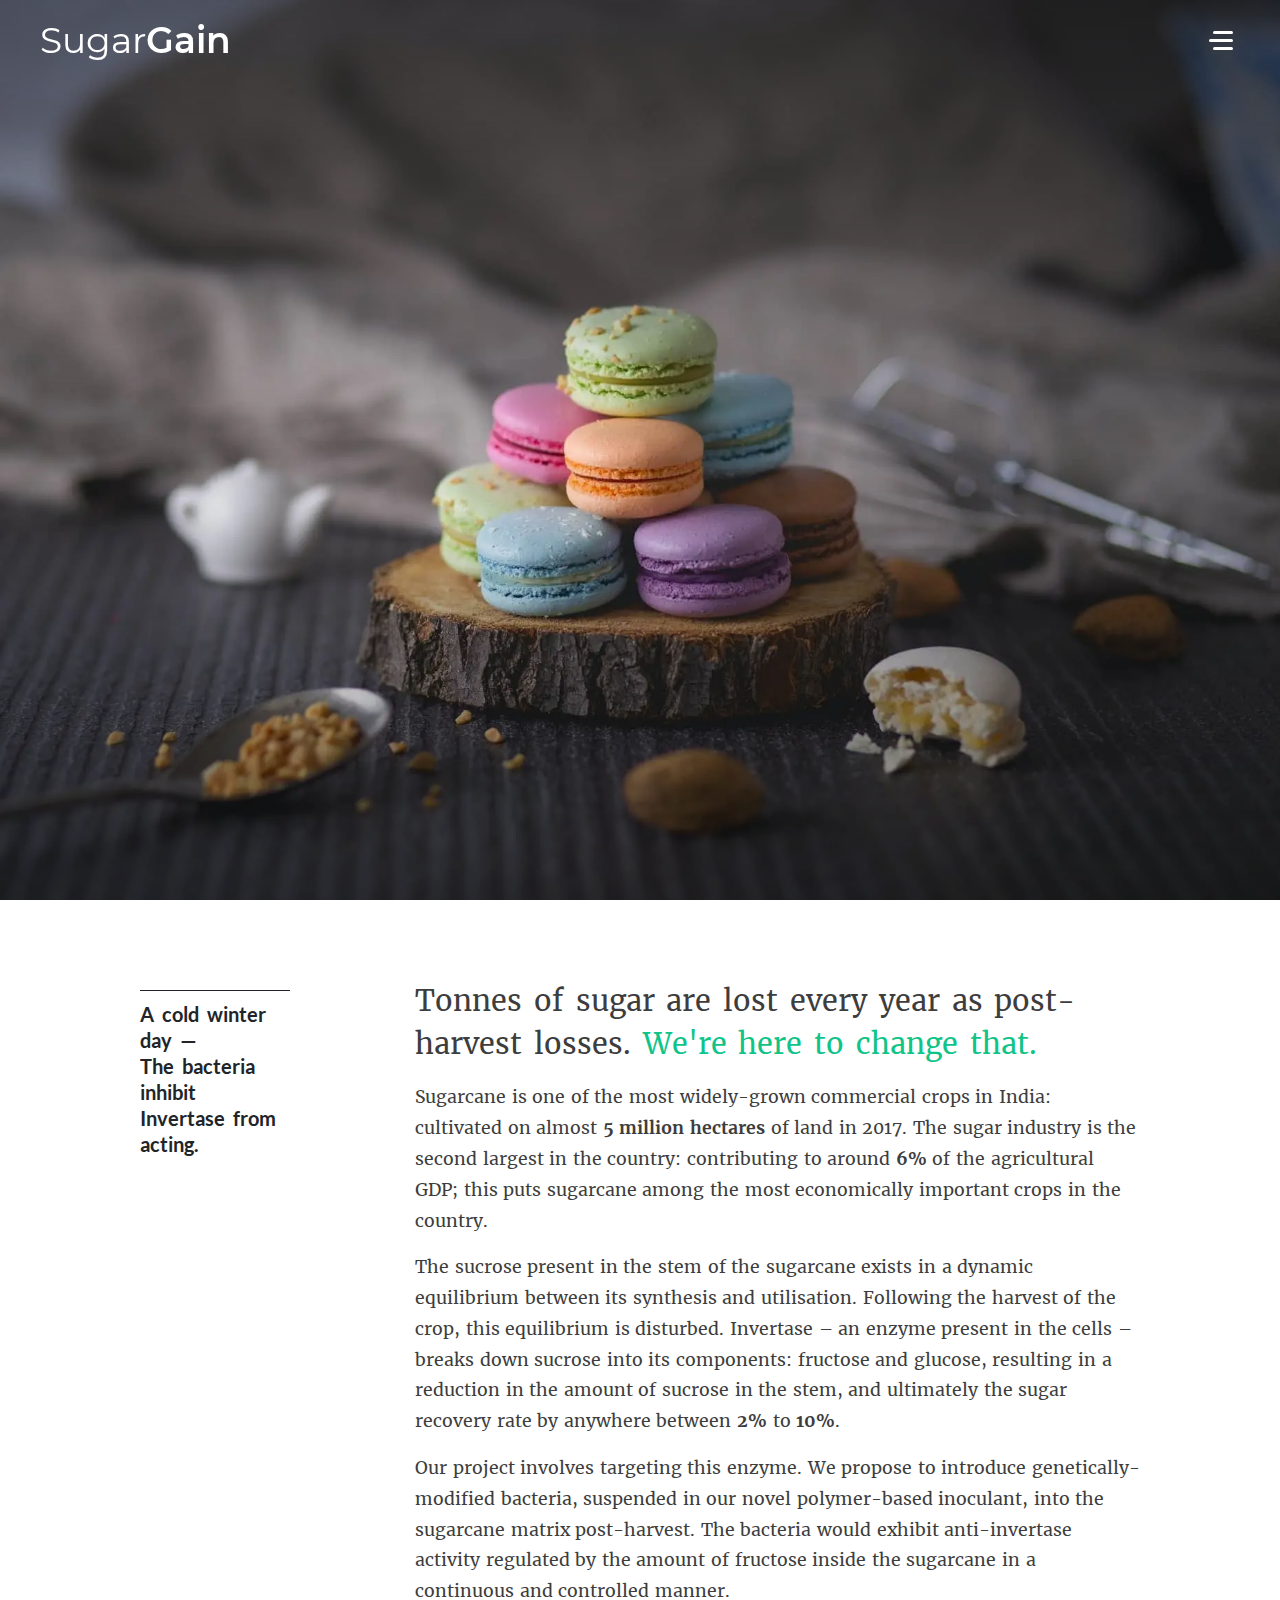
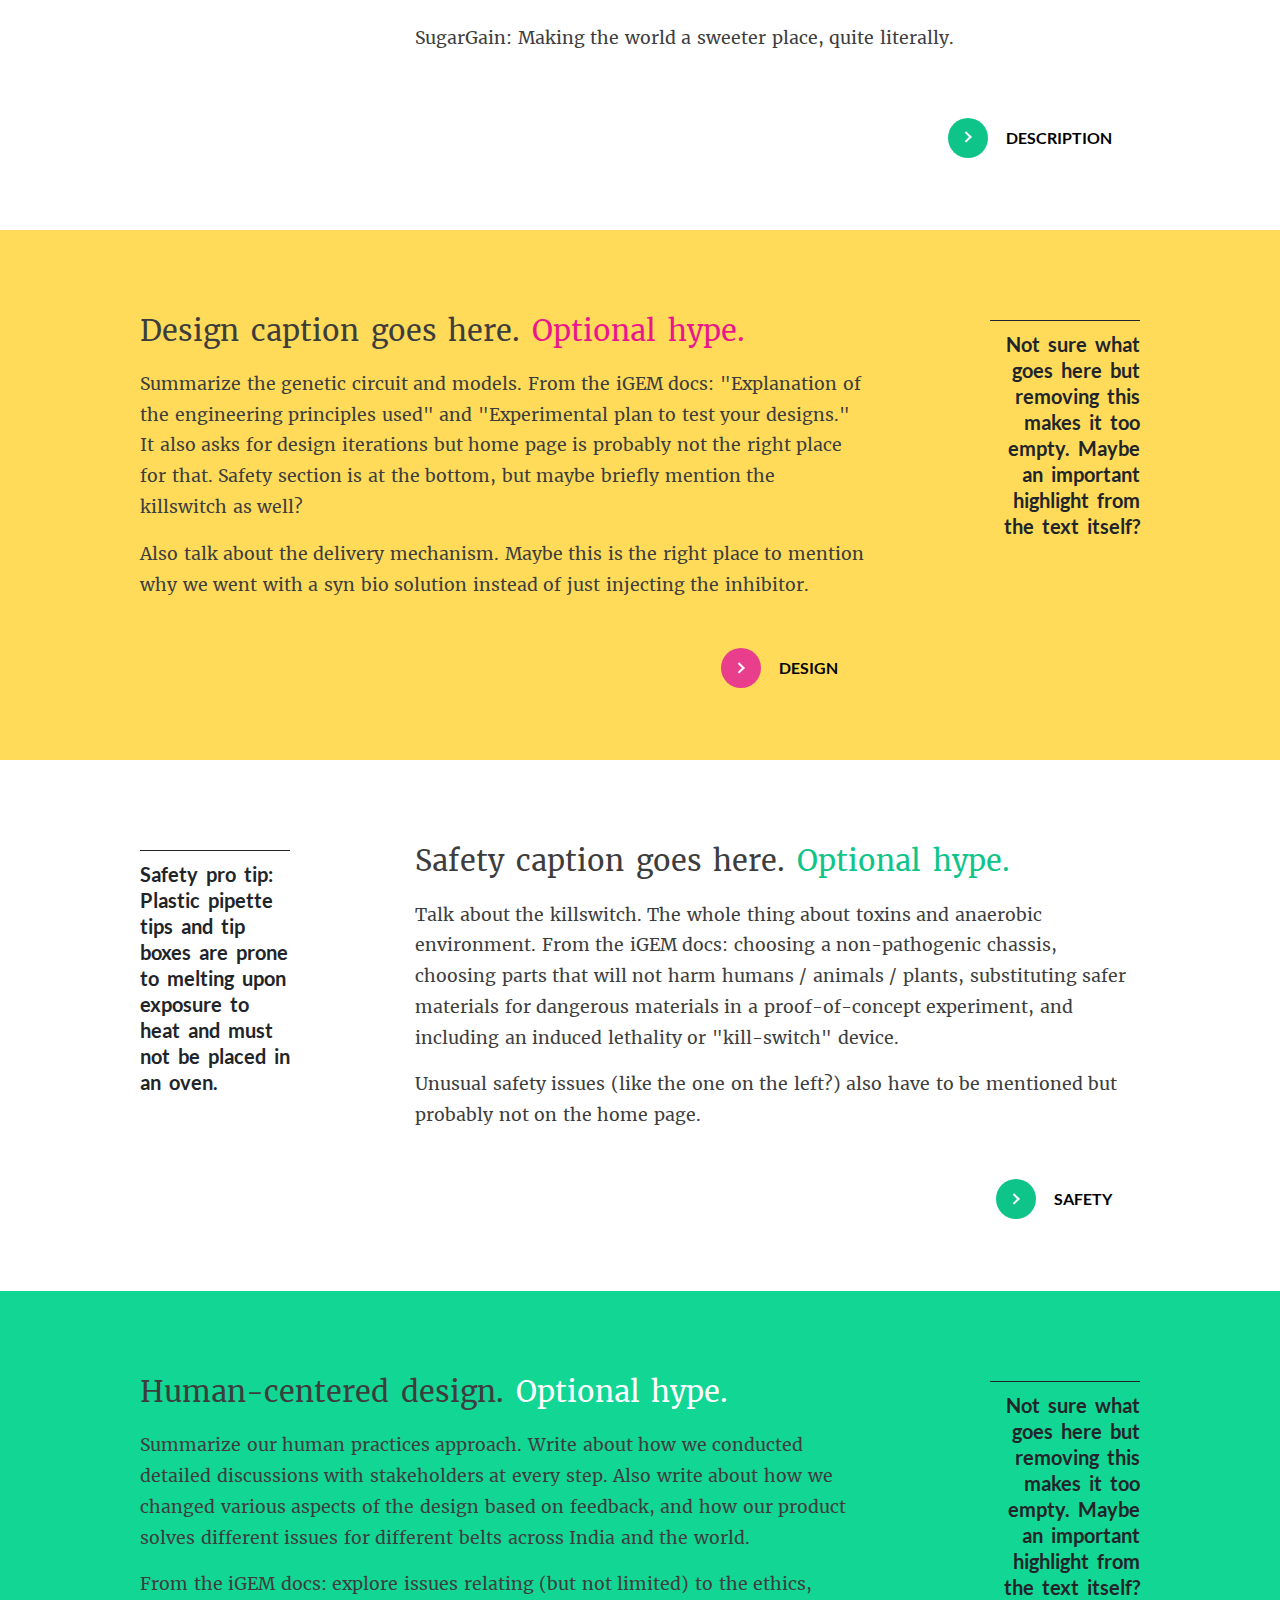
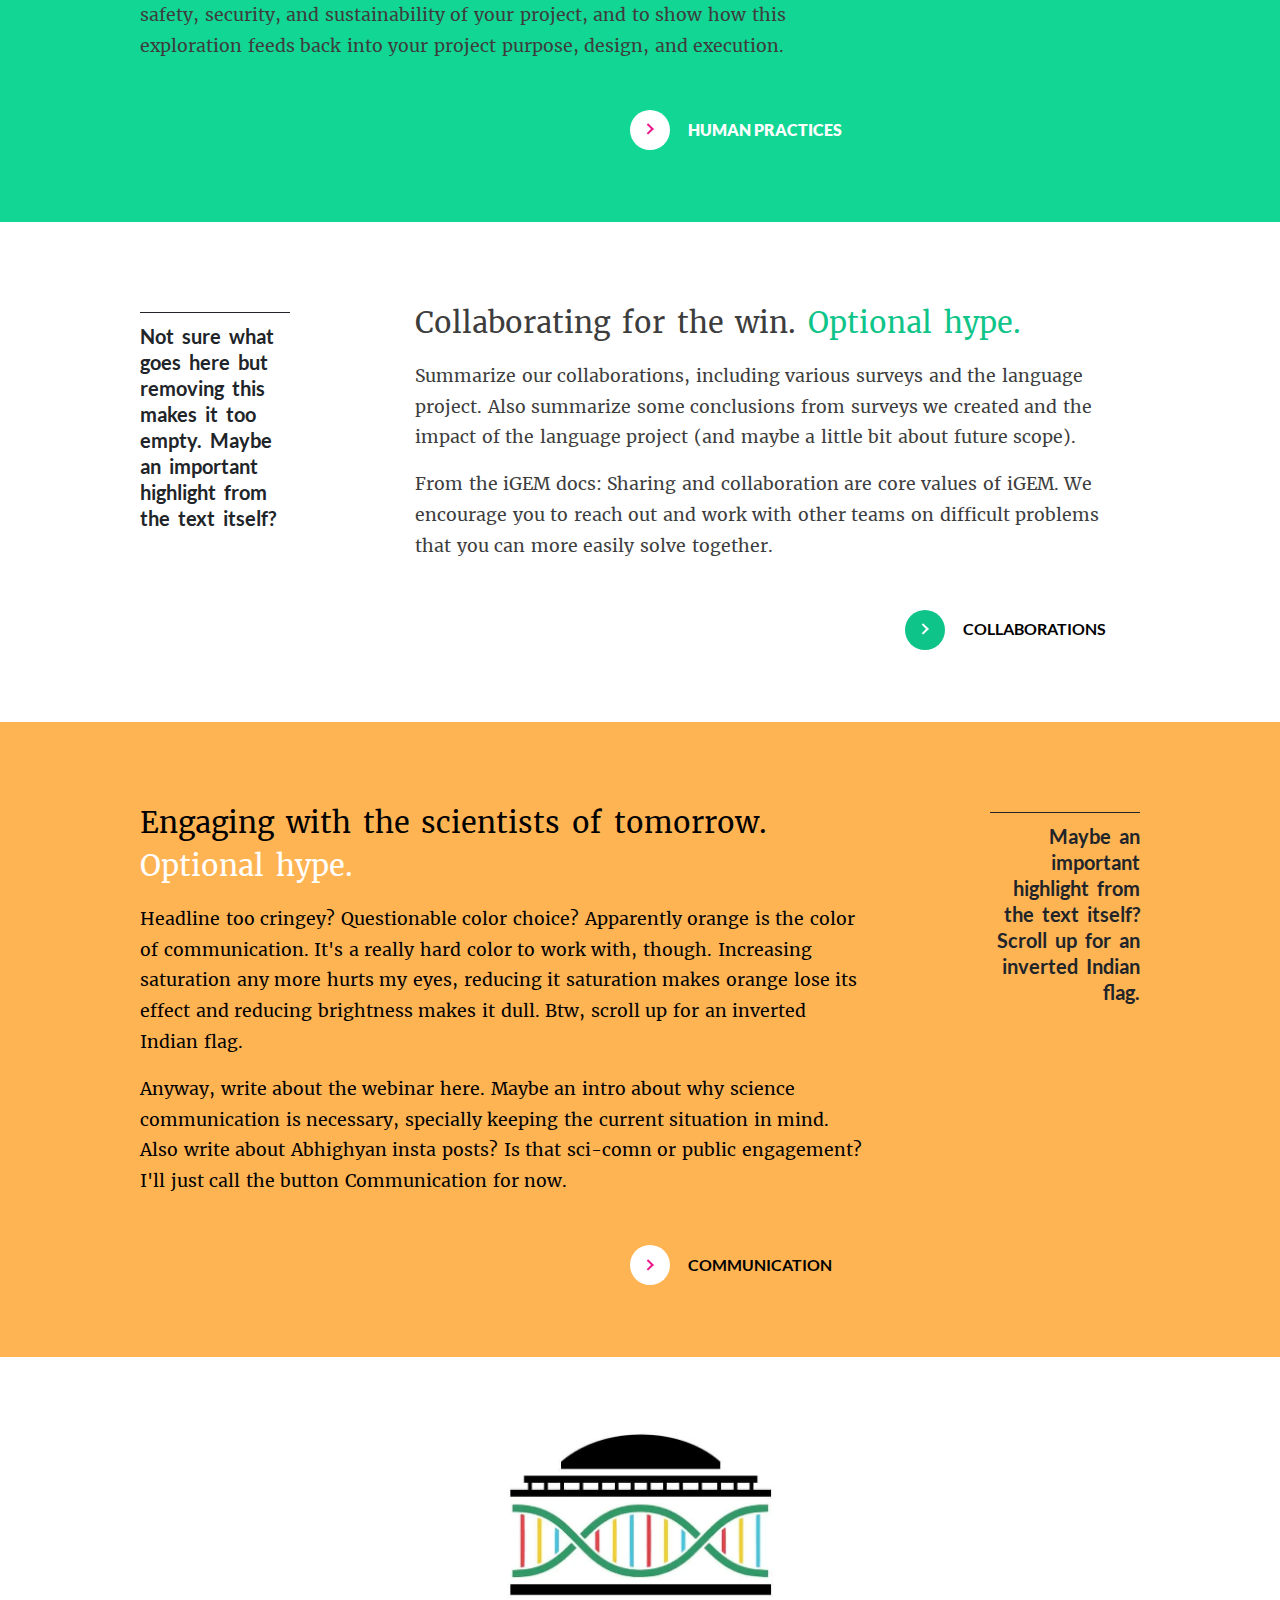
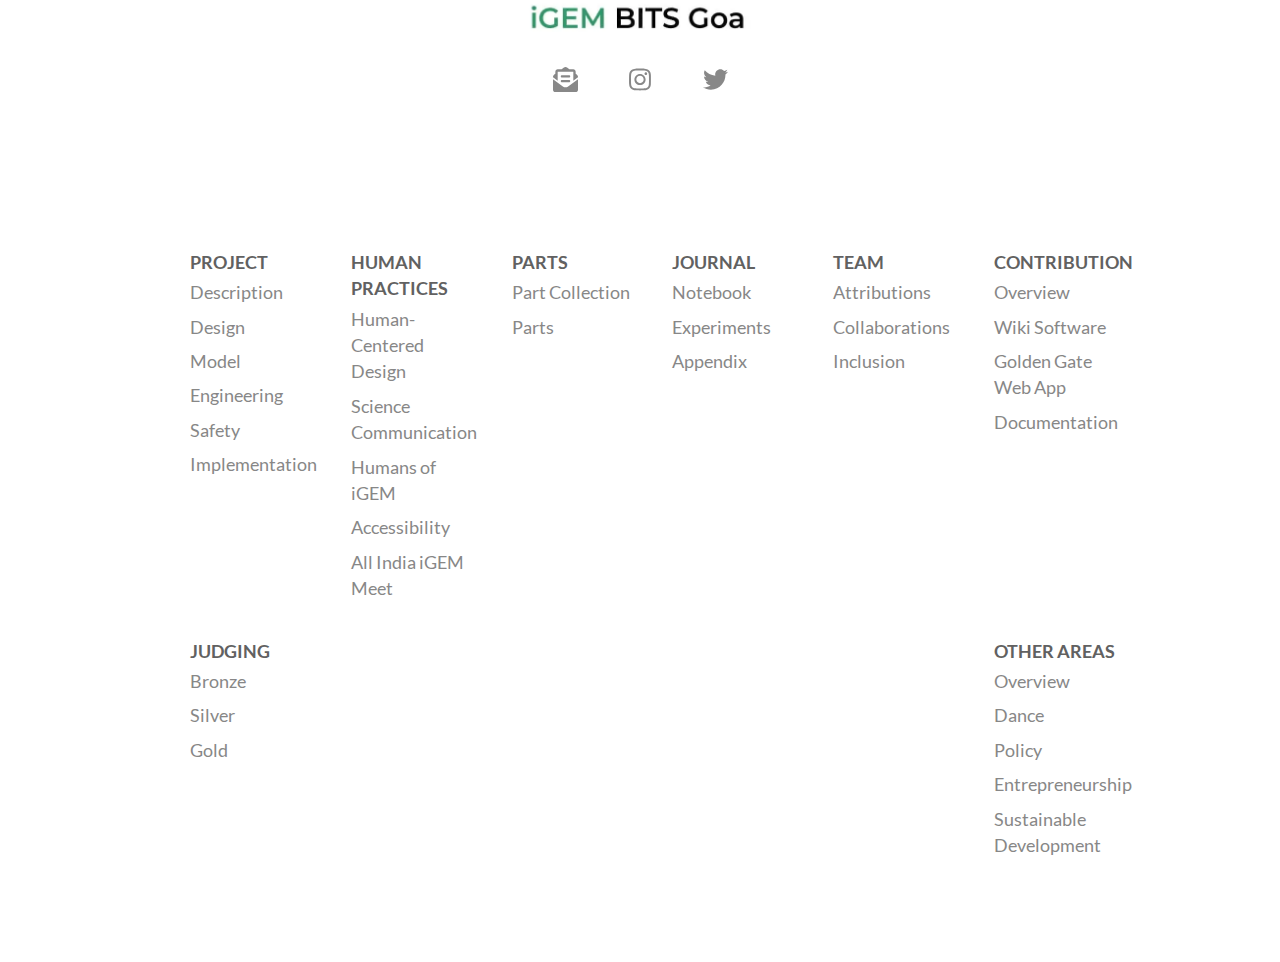
<file: index.html>
<html lang="en"><head><meta charset="UTF-8"><meta name="viewport" content="width=device-width,initial-scale=1"><title>SugarGain | iGEM BITS Goa</title><link href="css/index.css" rel="stylesheet"></head><body><nav class="navbar navbar-expand-lg d-flex justify-content-between bg-none nav-transparent fixed-top"><a class="navbar-brand d-lg-inline-block" href="/wiki/">Sugar<span>Gain</span></a><div id="fullscreenMenuWrapper"><input id="menuToggle" type="checkbox"><label id="menuSwitchContainer" for="menuToggle"><div id="menuSwitch"></div></label><div id="fullscreenMenu"><label class="mr-3" for="menuToggle"></label><div class="w-100 h-100" id="desktop-nav"><div class="container-fluid align-items-stretch pr-0 flex-column"><div class="row nav-header w-100"><div class="col-xl-3 col-lg-2"><div class="teamLogo"></div></div><div class="col-xl-6 col-lg-8"></div><div class="col-xl-3 col-lg-2 d-flex align-items-center justify-content-end" id="close-label"><p>Close</p></div></div><div class="row flex-grow-1 w-100"><div class="col-xl-3 col-lg-2"></div><div class="col-xl-6 col-lg-8 d-flex justify-content-between flex-column" id="menuContent"><div class="row"><div class="col-6" id="nav-headings"><ul role="tablist"><li><a href="" id="Project-tab">Project</a></li><li><a href="" id="Human_Practices-tab">Human Practices</a></li><li><a href="" id="Parts-tab">Parts</a></li><li><a href="" id="Journal-tab">Journal</a></li><li><a href="" id="Team-tab">Team</a></li><li><a href="" id="Contribution-tab">Contribution</a></li><li><a href="" id="Judging-tab">Judging</a></li><li><a href="" id="Other_Areas-tab">Other Areas</a></li></ul></div><div class="col-6" id="nav-items"><div class="tab-content"><div class="tab-pane" id="Project-pane"><ul><li><a href="/wiki/Description">Description</a></li><li><a href="/wiki/Design">Design</a></li><li><a href="/wiki/Model">Model</a></li><li><a href="/wiki/Engineering">Engineering</a></li><li><a href="/wiki/Safety">Safety</a></li><li><a href="/wiki/Implementation">Implementation</a></li></ul></div><div class="tab-pane" id="Human_Practices-pane"><ul><li><a href="/wiki/Human_Practices">Human-Centered Design</a></li><li><a href="/wiki/Education">Science Communication</a></li><li><a href="/wiki/Humans_of_iGEM">Humans of iGEM</a></li><li><a href="/wiki/Accessibility">Accessibility</a></li><li><a href="/wiki/All_India_iGEM_Meet">All India iGEM Meet</a></li></ul></div><div class="tab-pane" id="Parts-pane"><ul><li><a href="/wiki/Part_Collection">Part Collection</a></li><li><a href="/wiki/Parts">Parts</a></li></ul></div><div class="tab-pane" id="Journal-pane"><ul><li><a href="/wiki/Notebook">Notebook</a></li><li><a href="/wiki/Experiments">Experiments</a></li><li><a href="/wiki/Appendix">Appendix</a></li></ul></div><div class="tab-pane" id="Team-pane"><ul><li><a href="/wiki/Attributions">Attributions</a></li><li><a href="/wiki/Collaborations">Collaborations</a></li><li><a href="/wiki/Inclusion">Inclusion</a></li></ul></div><div class="tab-pane" id="Contribution-pane"><ul><li><a href="/wiki/Contribution">Overview</a></li><li><a href="/wiki/Software/Wiki">Wiki Software</a></li><li><a href="/wiki/Software/Golden_Gate">Golden Gate Web App</a></li><li><a href="/wiki/Documentation">Documentation</a></li></ul></div><div class="tab-pane" id="Judging-pane"><ul><li><a href="/wiki/Judging/Bronze">Bronze</a></li><li><a href="/wiki/Judging/Silver">Silver</a></li><li><a href="/wiki/Judging/Gold">Gold</a></li></ul></div><div class="tab-pane" id="Other_Areas-pane"><ul><li><a href="/wiki/Excellence">Overview</a></li><li><a href="/wiki/Dance">Dance</a></li><li><a href="/wiki/Policy">Policy</a></li><li><a href="/wiki/Entrepreneurship">Entrepreneurship</a></li><li><a href="/wiki/Sustainable_Development">Sustainable Development</a></li></ul></div></div></div></div><div class="row"><div id="contact-links"><a href="https://instagram.com/igem_bits">Instagram</a><a href="https://instagram.com/igem_bits">Twitter</a><a href="mailto:igembitsgoa@gmail.com">Email</a></div></div></div><div class="col-xl-3 col-lg-2"></div></div><div class="row nav-footer w-100"><div class="col-xl-3 col-lg-2"></div><div class="col-xl-6 col-lg-8"></div><div class="col-xl-3 col-lg-2"></div></div></div></div><div id="mobile-nav"><div class="container w-100 h-100"><div class="w-100" id="menuContent"><div class="row w-100 mb-4"><div class="col-md-4 col-sm-12 py-3"><a class="nav-heading">Project</a><ul><li><a href="/wiki/Description">Description</a></li><li><a href="/wiki/Design">Design</a></li><li><a href="/wiki/Model">Model</a></li><li><a href="/wiki/Engineering">Engineering</a></li><li><a href="/wiki/Safety">Safety</a></li><li><a href="/wiki/Implementation">Implementation</a></li></ul></div><div class="col-md-4 col-sm-12 py-3"><a class="nav-heading">Human Practices</a><ul><li><a href="/wiki/Human_Practices">Human-Centered Design</a></li><li><a href="/wiki/Education">Science Communication</a></li><li><a href="/wiki/Humans_of_iGEM">Humans of iGEM</a></li><li><a href="/wiki/Accessibility">Accessibility</a></li><li><a href="/wiki/All_India_iGEM_Meet">All India iGEM Meet</a></li></ul></div><div class="col-md-4 col-sm-12 py-3"><a class="nav-heading">Parts</a><ul><li><a href="/wiki/Part_Collection">Part Collection</a></li><li><a href="/wiki/Parts">Parts</a></li></ul></div><div class="col-md-4 col-sm-12 py-3"><a class="nav-heading">Journal</a><ul><li><a href="/wiki/Notebook">Notebook</a></li><li><a href="/wiki/Experiments">Experiments</a></li><li><a href="/wiki/Appendix">Appendix</a></li></ul></div><div class="col-md-4 col-sm-12 py-3"><a class="nav-heading">Team</a><ul><li><a href="/wiki/Attributions">Attributions</a></li><li><a href="/wiki/Collaborations">Collaborations</a></li><li><a href="/wiki/Inclusion">Inclusion</a></li></ul></div><div class="col-md-4 col-sm-12 py-3"><a class="nav-heading">Contribution</a><ul><li><a href="/wiki/Contribution">Overview</a></li><li><a href="/wiki/Software/Wiki">Wiki Software</a></li><li><a href="/wiki/Software/Golden_Gate">Golden Gate Web App</a></li><li><a href="/wiki/Documentation">Documentation</a></li></ul></div><div class="col-md-4 col-sm-12 py-3"><a class="nav-heading">Judging</a><ul><li><a href="/wiki/Judging/Bronze">Bronze</a></li><li><a href="/wiki/Judging/Silver">Silver</a></li><li><a href="/wiki/Judging/Gold">Gold</a></li></ul></div><div class="col-md-4 col-sm-12 py-3"><a class="nav-heading">Other Areas</a><ul><li><a href="/wiki/Excellence">Overview</a></li><li><a href="/wiki/Dance">Dance</a></li><li><a href="/wiki/Policy">Policy</a></li><li><a href="/wiki/Entrepreneurship">Entrepreneurship</a></li><li><a href="/wiki/Sustainable_Development">Sustainable Development</a></li></ul></div></div></div></div></div></div></div></nav><header class="d-flex justify-content-center align-items-center"><div class="container text-center"><div class="heading d-flex justify-content-center align-items-center"><h1></h1></div></div></header><section class="white" id="introduction"><div class="container"><div class="row"><div class="sidebar col-lg-3"><h3>A cold winter day —<br>The bacteria inhibit<br>Invertase from acting.</h3></div><div class="content col-lg-9"><h2>Tonnes of sugar are lost every year as post-harvest losses. <span>We're here to change that.</span></h2><p></p><p>Sugarcane is one of the most widely-grown commercial crops in India: cultivated on almost <strong>5 million hectares</strong> of land in 2017. The sugar industry is the second largest in the country: contributing to around <strong>6%</strong> of the agricultural GDP; this puts sugarcane among the most economically important crops in the country.</p><p></p><p>The sucrose present in the stem of the sugarcane exists in a dynamic equilibrium between its synthesis and utilisation. Following the harvest of the crop, this equilibrium is disturbed. Invertase – an enzyme present in the cells – breaks down sucrose into its components: fructose and glucose, resulting in a reduction in the amount of sucrose in the stem, and ultimately the sugar recovery rate by anywhere between <strong>2%</strong> to <strong>10%</strong>.</p><p>Our project involves targeting this enzyme. We propose to introduce genetically-modified bacteria, suspended in our novel polymer-based inoculant, into the sugarcane matrix post-harvest. The bacteria would exhibit anti-invertase activity regulated by the amount of fructose inside the sugarcane in a continuous and controlled manner.</p><p>SugarGain: Making the world a sweeter place, quite literally.</p><p><a href></a></p><div class="d-flex justify-content-end my-5"><a class="button next long" href="/wiki/Description"><span class="circle" aria-hidden><span class="icon arrow"></span></span><span class="button-text">Description</span></a></div></div></div></div></section><section class="yellow" id="design"><div class="container"><div class="row"><div class="content col-lg-9"><h2>Design caption goes here. <span>Optional hype.</span></h2><h3>Not sure what goes here but removing this makes it too empty. Maybe an important highlight from the text itself?</h3><p>Summarize the genetic circuit and models. From the iGEM docs: "Explanation of the engineering principles used" and "Experimental plan to test your designs." It also asks for design iterations but home page is probably not the right place for that. Safety section is at the bottom, but maybe briefly mention the killswitch as well?</p><p>Also talk about the delivery mechanism. Maybe this is the right place to mention why we went with a syn bio solution instead of just injecting the inhibitor.</p><div class="d-flex justify-content-end my-5"><a class="button next short" href="/wiki/Design"><span class="circle" aria-hidden><span class="icon arrow"></span></span><span class="button-text">Design</span></a></div></div><div class="sidebar col-lg-3"><h3>Not sure what goes here but removing this makes it too empty. Maybe an important highlight from the text itself?</h3></div></div></div></section><section class="white" id="safety"><div class="container"><div class="row"><div class="sidebar col-lg-3"><h3>Safety pro tip: Plastic pipette tips and tip boxes are prone to melting upon exposure to heat and must not be placed in an oven.</h3></div><div class="content col-lg-9"><h2>Safety caption goes here. <span>Optional hype.</span></h2><h3>Maybe an important highlight from the text? Or some helpful warnings about (not) leaving plastic tip boxes in the oven.</h3><p>Talk about the killswitch. The whole thing about toxins and anaerobic environment. From the iGEM docs: choosing a non-pathogenic chassis, choosing parts that will not harm humans / animals / plants, substituting safer materials for dangerous materials in a proof-of-concept experiment, and including an induced lethality or "kill-switch" device.</p><p>Unusual safety issues (like the one on the left?) also have to be mentioned but probably not on the home page.</p><div class="d-flex justify-content-end my-5"><a class="button next short" href="/wiki/Safety"><span class="circle" aria-hidden><span class="icon arrow"></span></span><span class="button-text">Safety</span></a></div></div></div></div></section><section class="green" id="human-practices"><div class="container"><div class="row"><div class="content col-lg-9"><h2>Human-centered design. <span>Optional hype.</span></h2><h3>Not sure what goes here but removing this makes it too empty. Maybe an important highlight from the text itself?</h3><p>Summarize our human practices approach. Write about how we conducted detailed discussions with stakeholders at every step. Also write about how we changed various aspects of the design based on feedback, and how our product solves different issues for different belts across India and the world.</p><p>From the iGEM docs: explore issues relating (but not limited) to the ethics, safety, security, and sustainability of your project, and to show how this exploration feeds back into your project purpose, design, and execution.</p><div class="d-flex justify-content-end my-5"><a class="button next super-long" href="/wiki/Human_Practices"><span class="circle" aria-hidden><span class="icon arrow"></span></span><span class="button-text">Human Practices</span></a></div></div><div class="sidebar col-lg-3"><h3>Not sure what goes here but removing this makes it too empty. Maybe an important highlight from the text itself?</h3></div></div></div></section><section class="white" id="collaborations"><div class="container"><div class="row"><div class="sidebar col-lg-3"><h3>Not sure what goes here but removing this makes it too empty. Maybe an important highlight from the text itself?</h3></div><div class="content col-lg-9"><h2>Collaborating for the win. <span>Optional hype.</span></h2><h3>Not sure what goes here but removing this makes it too empty. Maybe an important highlight from the text itself?</h3><p>Summarize our collaborations, including various surveys and the language project. Also summarize some conclusions from surveys we created and the impact of the language project (and maybe a little bit about future scope).</p><p>From the iGEM docs: Sharing and collaboration are core values of iGEM. We encourage you to reach out and work with other teams on difficult problems that you can more easily solve together.</p><div class="d-flex justify-content-end my-5"><a class="button next super-long" href="/wiki/Collaborations"><span class="circle" aria-hidden><span class="icon arrow"></span></span><span class="button-text">Collaborations</span></a></div></div></div></div></section><section class="orange" id="science-communication"><div class="container"><div class="row"><div class="content col-lg-9"><h2>Engaging with the scientists of tomorrow. <span>Optional hype.</span></h2><h3>Maybe an important highlight from the text itself? Scroll up for an inverted Indian flag.</h3><p>Headline too cringey? Questionable color choice? Apparently orange is the color of communication. It's a really hard color to work with, though. Increasing saturation any more hurts my eyes, reducing it saturation makes orange lose its effect and reducing brightness makes it dull. Btw, scroll up for an inverted Indian flag.</p><p>Anyway, write about the webinar here. Maybe an intro about why science communication is necessary, specially keeping the current situation in mind. Also write about Abhighyan insta posts? Is that sci-comn or public engagement? I'll just call the button Communication for now.</p><div class="d-flex justify-content-end my-5"><a class="button next super-long" href="/wiki/Communication"><span class="circle" aria-hidden><span class="icon arrow"></span></span><span class="button-text">Communication</span></a></div></div><div class="sidebar col-lg-3"><h3>Maybe an important highlight from the text itself? Scroll up for an inverted Indian flag.</h3></div></div></div></section><footer><div id="footerBrand"><div class="container"><div class="row"><div id="footerLogo"></div></div><div class="row justify-content-center" id="footerIcons"><a class="gmail" href="mailto:igembitsgoa@gmail.com"></a><a class="insta" href="https://instagram.com/igem_bits" target="_blank" rel="noopener"></a><a class="twitter" href="https://twitter.com/igembitsgoa" target="_blank" rel="noopener"></a></div></div></div><div id="footerNav"><div class="container"><div class="row justify-content-between"><div class="col-sm-6 col-md-4 col-lg-2 py-2"><a class="footer-heading">Project</a><ul><li class="py-1"><a href="/wiki/Description">Description</a></li><li class="py-1"><a href="/wiki/Design">Design</a></li><li class="py-1"><a href="/wiki/Model">Model</a></li><li class="py-1"><a href="/wiki/Engineering">Engineering</a></li><li class="py-1"><a href="/wiki/Safety">Safety</a></li><li class="py-1"><a href="/wiki/Implementation">Implementation</a></li></ul></div><div class="col-sm-6 col-md-4 col-lg-2 py-2"><a class="footer-heading">Human Practices</a><ul><li class="py-1"><a href="/wiki/Human_Practices">Human-Centered Design</a></li><li class="py-1"><a href="/wiki/Education">Science Communication</a></li><li class="py-1"><a href="/wiki/Humans_of_iGEM">Humans of iGEM</a></li><li class="py-1"><a href="/wiki/Accessibility">Accessibility</a></li><li class="py-1"><a href="/wiki/All_India_iGEM_Meet">All India iGEM Meet</a></li></ul></div><div class="col-sm-6 col-md-4 col-lg-2 py-2"><a class="footer-heading">Parts</a><ul><li class="py-1"><a href="/wiki/Part_Collection">Part Collection</a></li><li class="py-1"><a href="/wiki/Parts">Parts</a></li></ul></div><div class="col-sm-6 col-md-4 col-lg-2 py-2"><a class="footer-heading">Journal</a><ul><li class="py-1"><a href="/wiki/Notebook">Notebook</a></li><li class="py-1"><a href="/wiki/Experiments">Experiments</a></li><li class="py-1"><a href="/wiki/Appendix">Appendix</a></li></ul></div><div class="col-sm-6 col-md-4 col-lg-2 py-2"><a class="footer-heading">Team</a><ul><li class="py-1"><a href="/wiki/Attributions">Attributions</a></li><li class="py-1"><a href="/wiki/Collaborations">Collaborations</a></li><li class="py-1"><a href="/wiki/Inclusion">Inclusion</a></li></ul></div><div class="col-sm-6 col-md-4 col-lg-2 py-2"><a class="footer-heading">Contribution</a><ul><li class="py-1"><a href="/wiki/Contribution">Overview</a></li><li class="py-1"><a href="/wiki/Software/Wiki">Wiki Software</a></li><li class="py-1"><a href="/wiki/Software/Golden_Gate">Golden Gate Web App</a></li><li class="py-1"><a href="/wiki/Documentation">Documentation</a></li></ul></div><div class="col-sm-6 col-md-4 col-lg-2 py-2"><a class="footer-heading">Judging</a><ul><li class="py-1"><a href="/wiki/Judging/Bronze">Bronze</a></li><li class="py-1"><a href="/wiki/Judging/Silver">Silver</a></li><li class="py-1"><a href="/wiki/Judging/Gold">Gold</a></li></ul></div><div class="col-sm-6 col-md-4 col-lg-2 py-2"><a class="footer-heading">Other Areas</a><ul><li class="py-1"><a href="/wiki/Excellence">Overview</a></li><li class="py-1"><a href="/wiki/Dance">Dance</a></li><li class="py-1"><a href="/wiki/Policy">Policy</a></li><li class="py-1"><a href="/wiki/Entrepreneurship">Entrepreneurship</a></li><li class="py-1"><a href="/wiki/Sustainable_Development">Sustainable Development</a></li></ul></div></div></div></div></footer><script src="index.bundle.js"></script></body></html>
</file>
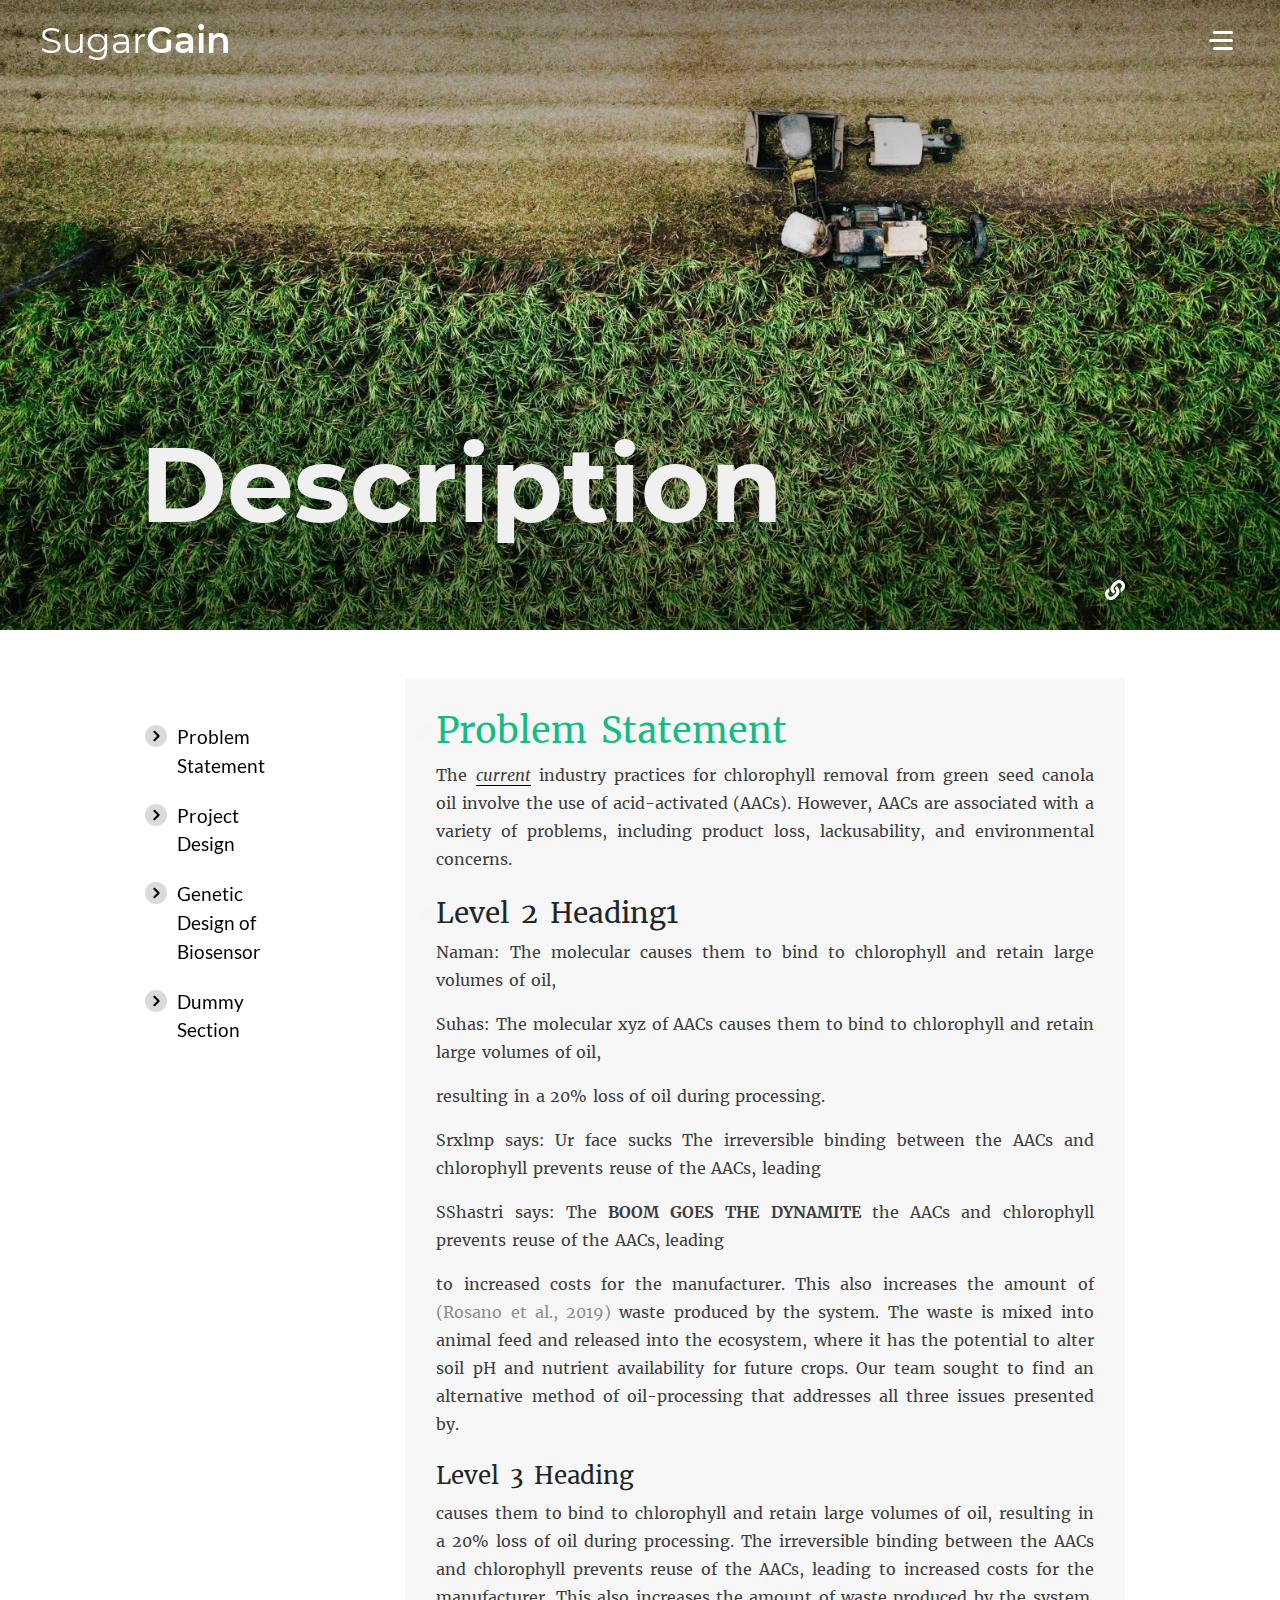
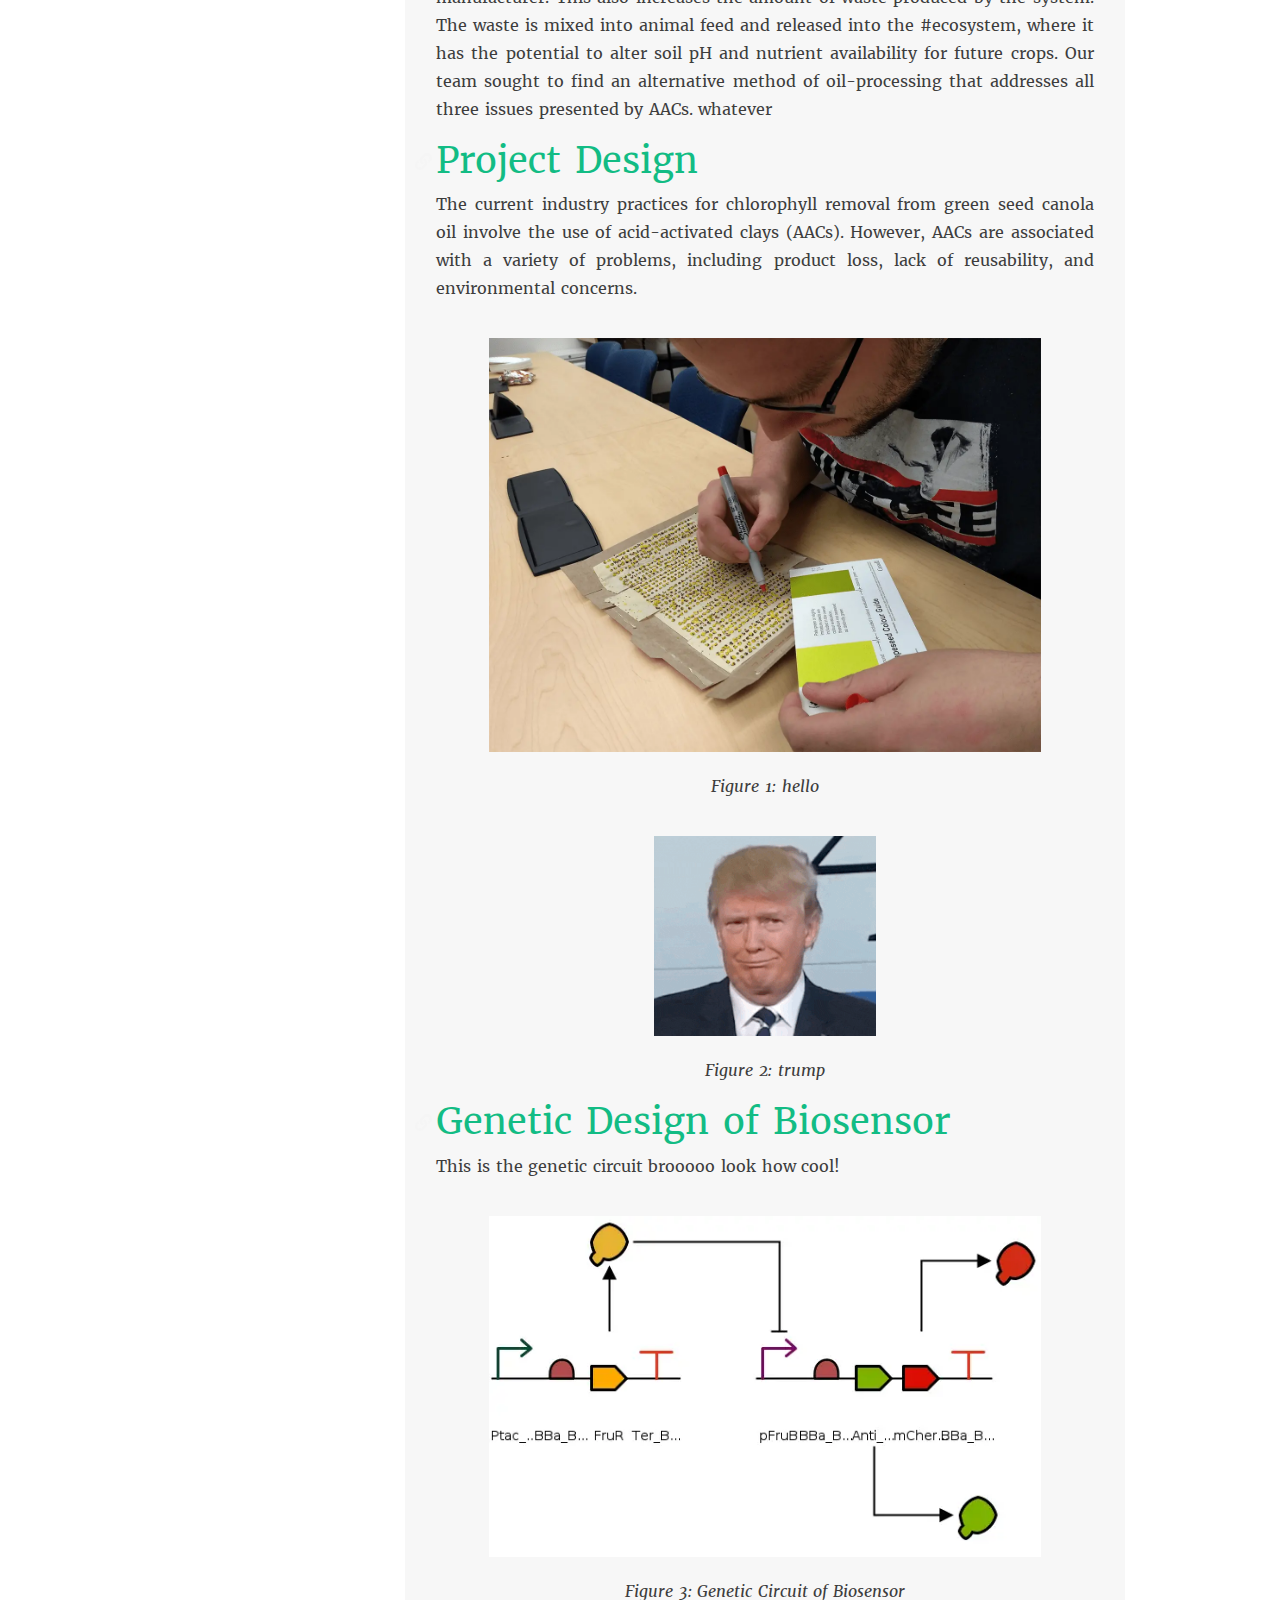
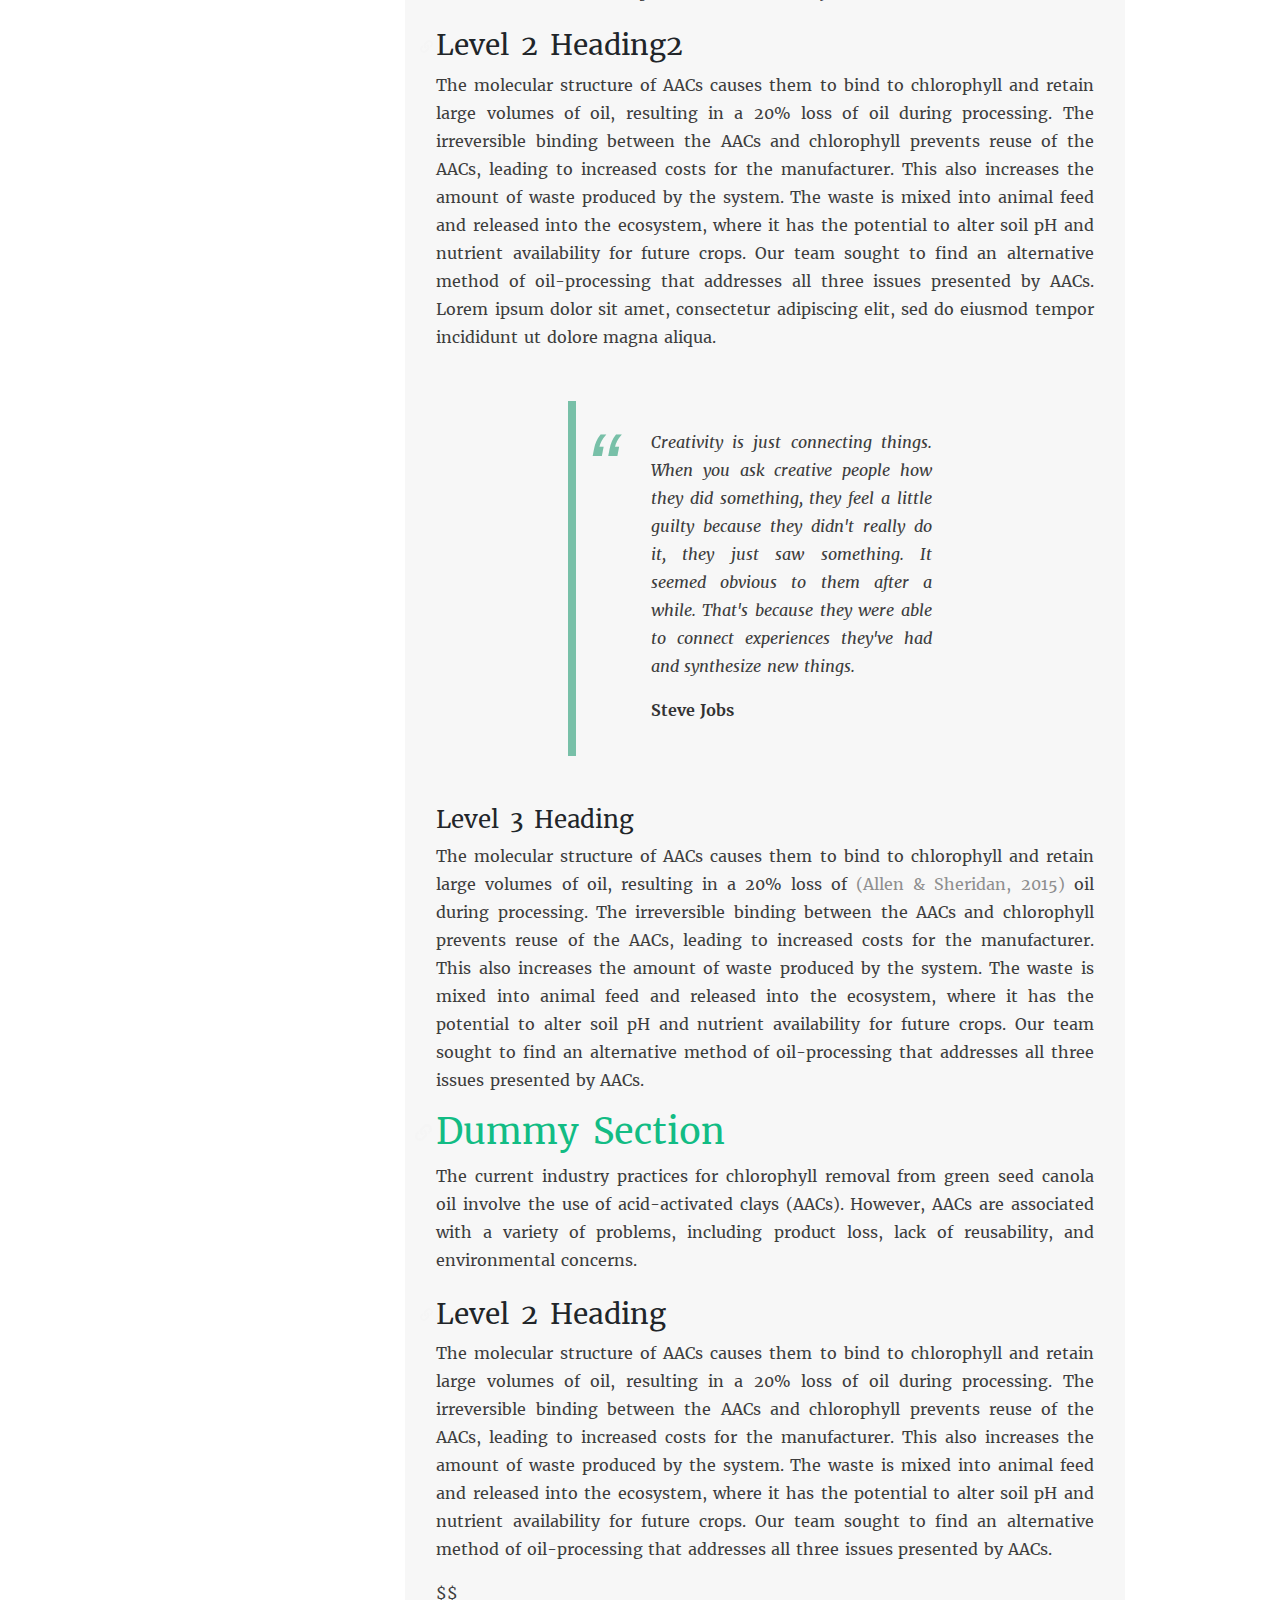
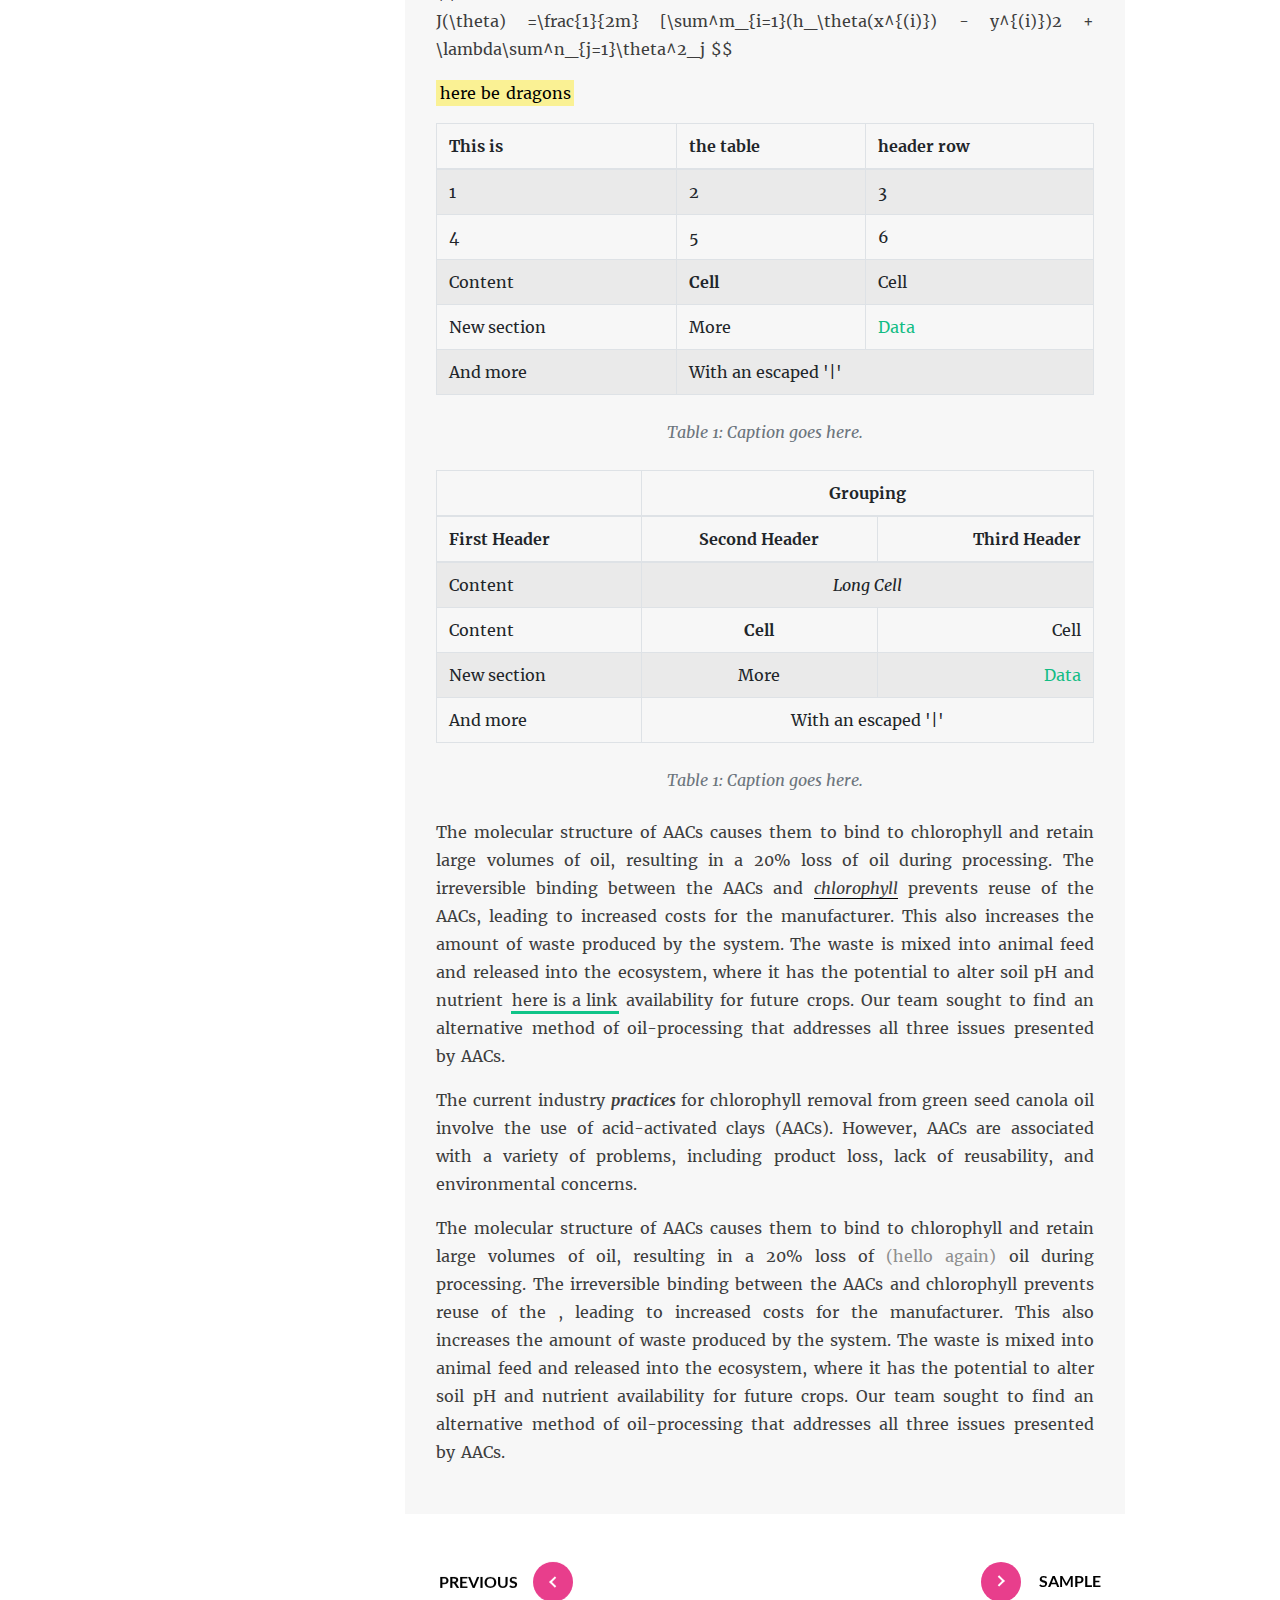
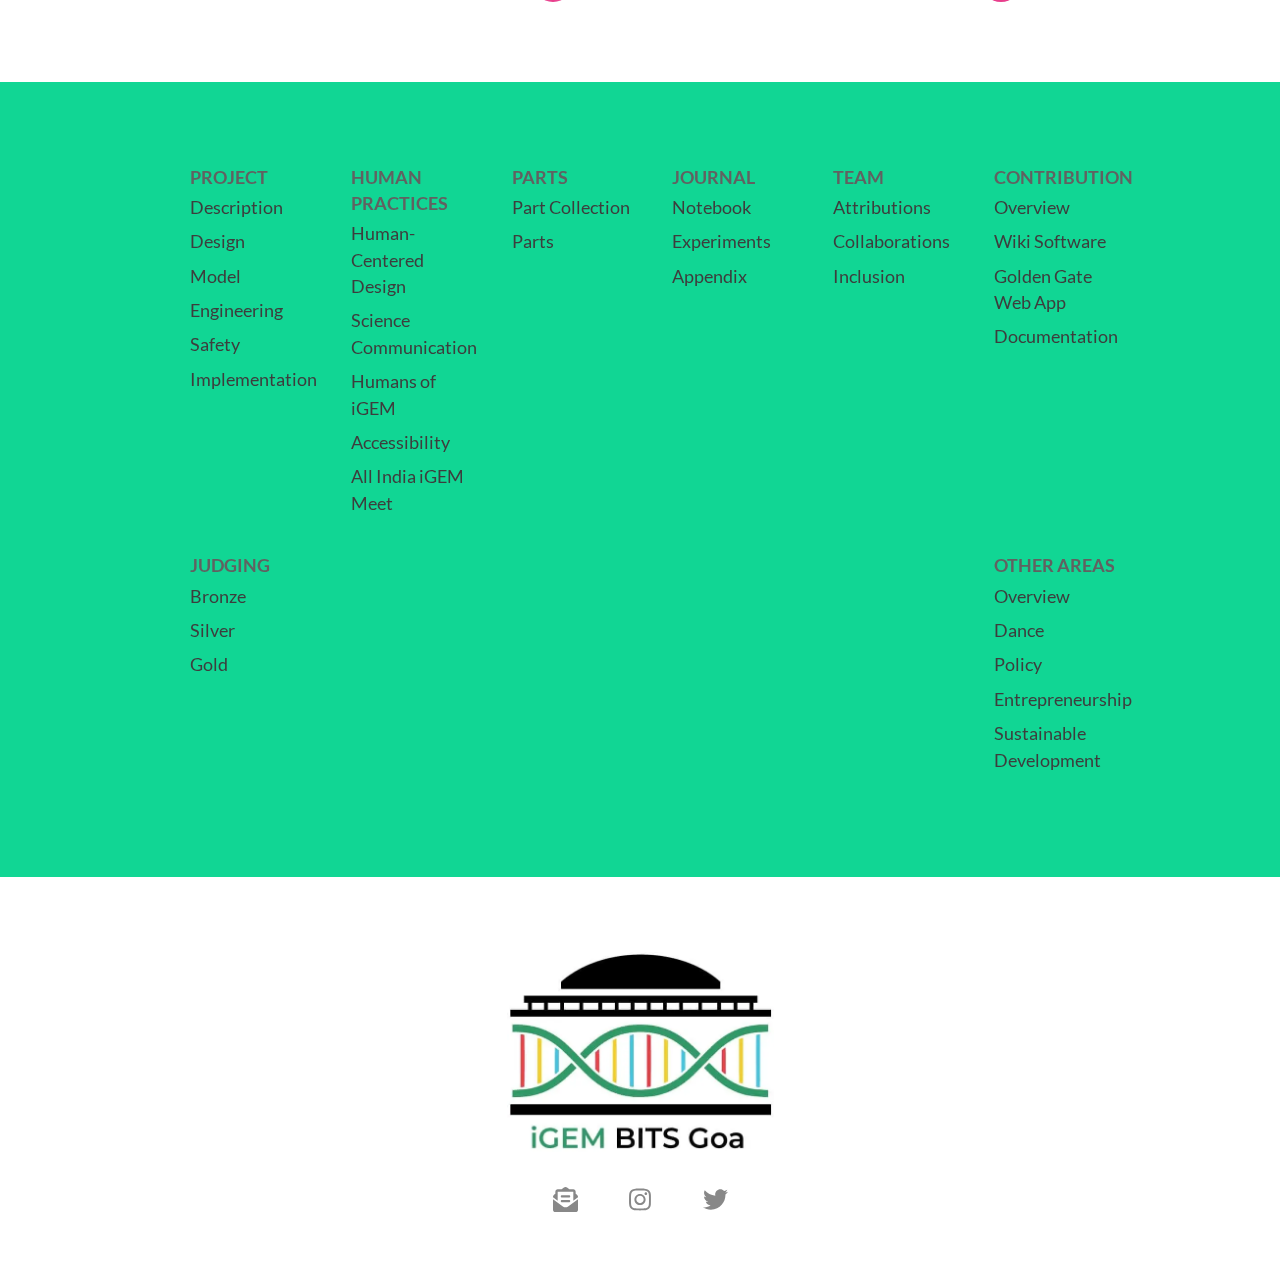
<file: Description/index.html>
<html lang="en"><head><meta charset="UTF-8"><meta name="viewport" content="width=device-width,initial-scale=1"><title>Description | SugarGain | iGEM BITS Goa</title><script src="https://2020.igem.org/common/MathJax-2.5-latest/MathJax.js?config=TeX-AMS-MML_HTMLorMML"></script><link href="../css/content.css" rel="stylesheet"></head><body><nav class="navbar navbar-expand-lg d-flex justify-content-between bg-none nav-transparent fixed-top"><a class="navbar-brand d-lg-inline-block" href="/wiki/">Sugar<span>Gain</span></a><div id="fullscreenMenuWrapper"><input id="menuToggle" type="checkbox"><label id="menuSwitchContainer" for="menuToggle"><div id="menuSwitch"></div></label><div id="fullscreenMenu"><label class="mr-3" for="menuToggle"></label><div class="w-100 h-100" id="desktop-nav"><div class="container-fluid align-items-stretch pr-0 flex-column"><div class="row nav-header w-100"><div class="col-xl-3 col-lg-2"><div class="teamLogo"></div></div><div class="col-xl-6 col-lg-8"></div><div class="col-xl-3 col-lg-2 d-flex align-items-center justify-content-end" id="close-label"><p>Close</p></div></div><div class="row flex-grow-1 w-100"><div class="col-xl-3 col-lg-2"></div><div class="col-xl-6 col-lg-8 d-flex justify-content-between flex-column" id="menuContent"><div class="row"><div class="col-6" id="nav-headings"><ul role="tablist"><li><a href="" id="Project-tab">Project</a></li><li><a href="" id="Human_Practices-tab">Human Practices</a></li><li><a href="" id="Parts-tab">Parts</a></li><li><a href="" id="Journal-tab">Journal</a></li><li><a href="" id="Team-tab">Team</a></li><li><a href="" id="Contribution-tab">Contribution</a></li><li><a href="" id="Judging-tab">Judging</a></li><li><a href="" id="Other_Areas-tab">Other Areas</a></li></ul></div><div class="col-6" id="nav-items"><div class="tab-content"><div class="tab-pane" id="Project-pane"><ul><li><a href="/wiki/Description">Description</a></li><li><a href="/wiki/Design">Design</a></li><li><a href="/wiki/Model">Model</a></li><li><a href="/wiki/Engineering">Engineering</a></li><li><a href="/wiki/Safety">Safety</a></li><li><a href="/wiki/Implementation">Implementation</a></li></ul></div><div class="tab-pane" id="Human_Practices-pane"><ul><li><a href="/wiki/Human_Practices">Human-Centered Design</a></li><li><a href="/wiki/Education">Science Communication</a></li><li><a href="/wiki/Humans_of_iGEM">Humans of iGEM</a></li><li><a href="/wiki/Accessibility">Accessibility</a></li><li><a href="/wiki/All_India_iGEM_Meet">All India iGEM Meet</a></li></ul></div><div class="tab-pane" id="Parts-pane"><ul><li><a href="/wiki/Part_Collection">Part Collection</a></li><li><a href="/wiki/Parts">Parts</a></li></ul></div><div class="tab-pane" id="Journal-pane"><ul><li><a href="/wiki/Notebook">Notebook</a></li><li><a href="/wiki/Experiments">Experiments</a></li><li><a href="/wiki/Appendix">Appendix</a></li></ul></div><div class="tab-pane" id="Team-pane"><ul><li><a href="/wiki/Attributions">Attributions</a></li><li><a href="/wiki/Collaborations">Collaborations</a></li><li><a href="/wiki/Inclusion">Inclusion</a></li></ul></div><div class="tab-pane" id="Contribution-pane"><ul><li><a href="/wiki/Contribution">Overview</a></li><li><a href="/wiki/Software/Wiki">Wiki Software</a></li><li><a href="/wiki/Software/Golden_Gate">Golden Gate Web App</a></li><li><a href="/wiki/Documentation">Documentation</a></li></ul></div><div class="tab-pane" id="Judging-pane"><ul><li><a href="/wiki/Judging/Bronze">Bronze</a></li><li><a href="/wiki/Judging/Silver">Silver</a></li><li><a href="/wiki/Judging/Gold">Gold</a></li></ul></div><div class="tab-pane" id="Other_Areas-pane"><ul><li><a href="/wiki/Excellence">Overview</a></li><li><a href="/wiki/Dance">Dance</a></li><li><a href="/wiki/Policy">Policy</a></li><li><a href="/wiki/Entrepreneurship">Entrepreneurship</a></li><li><a href="/wiki/Sustainable_Development">Sustainable Development</a></li></ul></div></div></div></div><div class="row"><div id="contact-links"><a href="https://instagram.com/igem_bits">Instagram</a><a href="https://instagram.com/igem_bits">Twitter</a><a href="mailto:igembitsgoa@gmail.com">Email</a></div></div></div><div class="col-xl-3 col-lg-2"></div></div><div class="row nav-footer w-100"><div class="col-xl-3 col-lg-2"></div><div class="col-xl-6 col-lg-8"></div><div class="col-xl-3 col-lg-2"></div></div></div></div><div id="mobile-nav"><div class="container w-100 h-100"><div class="w-100" id="menuContent"><div class="row w-100 mb-4"><div class="col-md-4 col-sm-12 py-3"><a class="nav-heading">Project</a><ul><li><a href="/wiki/Description">Description</a></li><li><a href="/wiki/Design">Design</a></li><li><a href="/wiki/Model">Model</a></li><li><a href="/wiki/Engineering">Engineering</a></li><li><a href="/wiki/Safety">Safety</a></li><li><a href="/wiki/Implementation">Implementation</a></li></ul></div><div class="col-md-4 col-sm-12 py-3"><a class="nav-heading">Human Practices</a><ul><li><a href="/wiki/Human_Practices">Human-Centered Design</a></li><li><a href="/wiki/Education">Science Communication</a></li><li><a href="/wiki/Humans_of_iGEM">Humans of iGEM</a></li><li><a href="/wiki/Accessibility">Accessibility</a></li><li><a href="/wiki/All_India_iGEM_Meet">All India iGEM Meet</a></li></ul></div><div class="col-md-4 col-sm-12 py-3"><a class="nav-heading">Parts</a><ul><li><a href="/wiki/Part_Collection">Part Collection</a></li><li><a href="/wiki/Parts">Parts</a></li></ul></div><div class="col-md-4 col-sm-12 py-3"><a class="nav-heading">Journal</a><ul><li><a href="/wiki/Notebook">Notebook</a></li><li><a href="/wiki/Experiments">Experiments</a></li><li><a href="/wiki/Appendix">Appendix</a></li></ul></div><div class="col-md-4 col-sm-12 py-3"><a class="nav-heading">Team</a><ul><li><a href="/wiki/Attributions">Attributions</a></li><li><a href="/wiki/Collaborations">Collaborations</a></li><li><a href="/wiki/Inclusion">Inclusion</a></li></ul></div><div class="col-md-4 col-sm-12 py-3"><a class="nav-heading">Contribution</a><ul><li><a href="/wiki/Contribution">Overview</a></li><li><a href="/wiki/Software/Wiki">Wiki Software</a></li><li><a href="/wiki/Software/Golden_Gate">Golden Gate Web App</a></li><li><a href="/wiki/Documentation">Documentation</a></li></ul></div><div class="col-md-4 col-sm-12 py-3"><a class="nav-heading">Judging</a><ul><li><a href="/wiki/Judging/Bronze">Bronze</a></li><li><a href="/wiki/Judging/Silver">Silver</a></li><li><a href="/wiki/Judging/Gold">Gold</a></li></ul></div><div class="col-md-4 col-sm-12 py-3"><a class="nav-heading">Other Areas</a><ul><li><a href="/wiki/Excellence">Overview</a></li><li><a href="/wiki/Dance">Dance</a></li><li><a href="/wiki/Policy">Policy</a></li><li><a href="/wiki/Entrepreneurship">Entrepreneurship</a></li><li><a href="/wiki/Sustainable_Development">Sustainable Development</a></li></ul></div></div></div></div></div></div></div></nav><header class="d-flex justify-content-center" style="background-image:linear-gradient(rgba(0, 0, 0, 0.4),rgba(0, 0, 0, 0),rgba(0, 0, 0, 0.4)), url(../assets/img/Description--josh-withers.jpg);"><div class="container d-flex align-items-end justify-content-between"><div id="heading"><h1>Description</h1></div><a href="https://unsplash.com/photos/lZ4xZZuk8iA"><div id="bg-attribution" title="Photo by Josh Withers on Unsplash" data-placement="top"></div></a></div></header><main><div class="container"><div class="row"><div class="sidebar col-lg-3"><div class="nav" id="contents"><ul></ul></div></div><div class="content col-lg-9"><article><h1>Problem Statement</h1><p>The <dfn>current ~ ongoing</dfn> industry practices for chlorophyll removal from green seed canola oil involve the use of acid-activated (AACs). However, AACs are associated with a variety of problems, including product loss, lackusability, and environmental concerns.</p><h2>Level 2 Heading1</h2><p>Naman: The molecular causes them to bind to chlorophyll and retain large volumes of oil,</p><p>Suhas: The molecular xyz of AACs causes them to bind to chlorophyll and retain large volumes of oil,</p><p>resulting in a 20% loss of oil during processing.</p><p>Srxlmp says: Ur face sucks The irreversible binding between the AACs and chlorophyll prevents reuse of the AACs, leading</p><p>SShastri says: The <strong>BOOM GOES THE DYNAMITE</strong> the AACs and chlorophyll prevents reuse of the AACs, leading</p><p>to increased costs for the manufacturer. This also increases the amount of <a href="#citation1">Rosano et al., 2019</a> waste produced by the system. The waste is mixed into animal feed and released into the ecosystem, where it has the potential to alter soil pH and nutrient availability for future crops. Our team sought to find an alternative method of oil-processing that addresses all three issues presented by.</p><h3>Level 3 Heading</h3><p>causes them to bind to chlorophyll and retain large volumes of oil, resulting in a 20% loss of oil during processing. The irreversible binding between the AACs and chlorophyll prevents reuse of the AACs, leading to increased costs for the manufacturer. This also increases the amount of waste produced by the system. The waste is mixed into animal feed and released into the #ecosystem, where it has the potential to alter soil pH and nutrient availability for future crops. Our team sought to find an alternative method of oil-processing that addresses all three issues presented by AACs. whatever</p><h1>Project Design</h1><p>The current industry practices for chlorophyll removal from green seed canola oil involve the use of acid-activated clays (AACs). However, AACs are associated with a variety of problems, including product loss, lack of reusability, and environmental concerns.</p><div class="image"><img src="../assets/img/Description--calgary.jpg" alt="hello"><p>Figure 1: hello</p></div><div class="image"><img src="../assets/img/Description--giphy.gif" alt="trump" style="width: 40%"><p>Figure 2: trump</p></div><h1>Genetic Design of Biosensor</h1><p>This is the genetic circuit brooooo look how cool!</p><div class="image"><img src="../assets/img/biosensor.png" alt="Genetic Circuit of Biosensor"><p>Figure 3: Genetic Circuit of Biosensor</p></div><h2>Level 2 Heading2</h2><p>The molecular structure of AACs causes them to bind to chlorophyll and retain large volumes of oil, resulting in a 20% loss of oil during processing. The irreversible binding between the AACs and chlorophyll prevents reuse of the AACs, leading to increased costs for the manufacturer. This also increases the amount of waste produced by the system. The waste is mixed into animal feed and released into the ecosystem, where it has the potential to alter soil pH and nutrient availability for future crops. Our team sought to find an alternative method of oil-processing that addresses all three issues presented by AACs. Lorem ipsum dolor sit amet, consectetur adipiscing elit, sed do eiusmod tempor incididunt ut dolore magna aliqua.</p><blockquote><p>Creativity is just connecting things. When you ask creative people how they did something, they feel a little guilty because they didn't really do it, they just saw something. It seemed obvious to them after a while. That's because they were able to connect experiences they've had and synthesize new things.</p><p><strong>Steve Jobs</strong></p></blockquote><h3>Level 3 Heading</h3><p>The molecular structure of AACs causes them to bind to chlorophyll and retain large volumes of oil, resulting in a 20% loss of <a href="#citation2">Allen &amp; Sheridan, 2015</a> oil during processing. The irreversible binding between the AACs and chlorophyll prevents reuse of the AACs, leading to increased costs for the manufacturer. This also increases the amount of waste produced by the system. The waste is mixed into animal feed and released into the ecosystem, where it has the potential to alter soil pH and nutrient availability for future crops. Our team sought to find an alternative method of oil-processing that addresses all three issues presented by AACs.</p><h1>Dummy Section</h1><p>The current industry practices for chlorophyll removal from green seed canola oil involve the use of acid-activated clays (AACs). However, AACs are associated with a variety of problems, including product loss, lack of reusability, and environmental concerns.</p><h2>Level 2 Heading</h2><p>The molecular structure of AACs causes them to bind to chlorophyll and retain large volumes of oil, resulting in a 20% loss of oil during processing. The irreversible binding between the AACs and chlorophyll prevents reuse of the AACs, leading to increased costs for the manufacturer. This also increases the amount of waste produced by the system. The waste is mixed into animal feed and released into the ecosystem, where it has the potential to alter soil pH and nutrient availability for future crops. Our team sought to find an alternative method of oil-processing that addresses all three issues presented by AACs.</p><p>$$<br>J(\theta) =\frac{1}{2m} [\sum^m_{i=1}(h_\theta(x^{(i)}) - y^{(i)})2 + \lambda\sum^n_{j=1}\theta^2_j $$</p><p><mark>here be dragons</mark></p><table><caption id="table1captiongoeshere">Table 1: Caption goes here.</caption><thead><tr><th>This is</th><th>the table</th><th>header row</th></tr></thead><tbody><tr><td>1</td><td>2</td><td>3</td></tr><tr><td>4</td><td>5</td><td>6</td></tr><tr><td>Content</td><td><strong>Cell</strong></td><td>Cell</td></tr><tr><td>New section</td><td>More</td><td><a href="https://google.com">Data</a></td></tr><tr><td>And more</td><td colspan="2">With an escaped '|'</td></tr></tbody></table><table><caption id="table1captiongoeshere">Table 1: Caption goes here.</caption><thead><tr><th></th><th style="text-align:center" colspan="2">Grouping</th></tr><tr><th>First Header</th><th style="text-align:center">Second Header</th><th style="text-align:right">Third Header</th></tr></thead><tbody><tr><td>Content</td><td style="text-align:center" colspan="2"><em>Long Cell</em></td></tr><tr><td>Content</td><td style="text-align:center"><strong>Cell</strong></td><td style="text-align:right">Cell</td></tr><tr><td>New section</td><td style="text-align:center">More</td><td style="text-align:right"><a href="https://google.com">Data</a></td></tr><tr><td>And more</td><td style="text-align:center" colspan="2">With an escaped '|'</td></tr></tbody></table><p>The molecular structure of AACs causes them to bind to chlorophyll and retain large volumes of oil, resulting in a 20% loss of oil during processing. The irreversible binding between the AACs and <dfn>chlorophyll ~ green pigment</dfn> prevents reuse of the AACs, leading to increased costs for the manufacturer. This also increases the amount of waste produced by the system. The waste is mixed into animal feed and released into the ecosystem, where it has the potential to alter soil pH and nutrient <a href="https://google.com">here is a link</a> availability for future crops. Our team sought to find an alternative method of oil-processing that addresses all three issues presented by AACs.</p><p>The current industry <em><strong>practices</strong></em> for chlorophyll removal from green seed canola oil involve the use of acid-activated clays (AACs). However, AACs are associated with a variety of problems, including product loss, lack of reusability, and environmental concerns.</p><p>The molecular structure of AACs causes them to bind to chlorophyll and retain large volumes of oil, resulting in a 20% loss of <a href="#citation2">hello again</a> oil during processing. The irreversible binding between the AACs and chlorophyll prevents reuse of the , leading to increased costs for the manufacturer. This also increases the amount of waste produced by the system. The waste is mixed into animal feed and released into the ecosystem, where it has the potential to alter soil pH and nutrient availability for future crops. Our team sought to find an alternative method of oil-processing that addresses all three issues presented by AACs.</p></article><div class="d-flex justify-content-between my-5"><a class="button prev flex justify-content-end medium" href="/wiki/Previous"><span class="circle" aria-hidden><span class="icon arrow"></span></span><span class="button-text">Previous</span></a><a class="button next short" href="/wiki/Sample"><span class="circle" aria-hidden><span class="icon arrow"></span></span><span class="button-text">Sample</span></a></div></div></div></div></main><footer><div id="footerNav"><div class="container"><div class="row justify-content-between"><div class="col-sm-6 col-md-4 col-lg-2 py-2"><a class="footer-heading">Project</a><ul><li class="py-1"><a href="/wiki/Description">Description</a></li><li class="py-1"><a href="/wiki/Design">Design</a></li><li class="py-1"><a href="/wiki/Model">Model</a></li><li class="py-1"><a href="/wiki/Engineering">Engineering</a></li><li class="py-1"><a href="/wiki/Safety">Safety</a></li><li class="py-1"><a href="/wiki/Implementation">Implementation</a></li></ul></div><div class="col-sm-6 col-md-4 col-lg-2 py-2"><a class="footer-heading">Human Practices</a><ul><li class="py-1"><a href="/wiki/Human_Practices">Human-Centered Design</a></li><li class="py-1"><a href="/wiki/Education">Science Communication</a></li><li class="py-1"><a href="/wiki/Humans_of_iGEM">Humans of iGEM</a></li><li class="py-1"><a href="/wiki/Accessibility">Accessibility</a></li><li class="py-1"><a href="/wiki/All_India_iGEM_Meet">All India iGEM Meet</a></li></ul></div><div class="col-sm-6 col-md-4 col-lg-2 py-2"><a class="footer-heading">Parts</a><ul><li class="py-1"><a href="/wiki/Part_Collection">Part Collection</a></li><li class="py-1"><a href="/wiki/Parts">Parts</a></li></ul></div><div class="col-sm-6 col-md-4 col-lg-2 py-2"><a class="footer-heading">Journal</a><ul><li class="py-1"><a href="/wiki/Notebook">Notebook</a></li><li class="py-1"><a href="/wiki/Experiments">Experiments</a></li><li class="py-1"><a href="/wiki/Appendix">Appendix</a></li></ul></div><div class="col-sm-6 col-md-4 col-lg-2 py-2"><a class="footer-heading">Team</a><ul><li class="py-1"><a href="/wiki/Attributions">Attributions</a></li><li class="py-1"><a href="/wiki/Collaborations">Collaborations</a></li><li class="py-1"><a href="/wiki/Inclusion">Inclusion</a></li></ul></div><div class="col-sm-6 col-md-4 col-lg-2 py-2"><a class="footer-heading">Contribution</a><ul><li class="py-1"><a href="/wiki/Contribution">Overview</a></li><li class="py-1"><a href="/wiki/Software/Wiki">Wiki Software</a></li><li class="py-1"><a href="/wiki/Software/Golden_Gate">Golden Gate Web App</a></li><li class="py-1"><a href="/wiki/Documentation">Documentation</a></li></ul></div><div class="col-sm-6 col-md-4 col-lg-2 py-2"><a class="footer-heading">Judging</a><ul><li class="py-1"><a href="/wiki/Judging/Bronze">Bronze</a></li><li class="py-1"><a href="/wiki/Judging/Silver">Silver</a></li><li class="py-1"><a href="/wiki/Judging/Gold">Gold</a></li></ul></div><div class="col-sm-6 col-md-4 col-lg-2 py-2"><a class="footer-heading">Other Areas</a><ul><li class="py-1"><a href="/wiki/Excellence">Overview</a></li><li class="py-1"><a href="/wiki/Dance">Dance</a></li><li class="py-1"><a href="/wiki/Policy">Policy</a></li><li class="py-1"><a href="/wiki/Entrepreneurship">Entrepreneurship</a></li><li class="py-1"><a href="/wiki/Sustainable_Development">Sustainable Development</a></li></ul></div></div></div></div><div id="footerBrand"><div class="container"><div class="row"><div id="footerLogo"></div></div><div class="row justify-content-center" id="footerIcons"><a class="gmail" href="mailto:igembitsgoa@gmail.com"></a><a class="insta" href="https://instagram.com/igem_bits" target="_blank" rel="noopener"></a><a class="twitter" href="https://twitter.com/igembitsgoa" target="_blank" rel="noopener"></a></div></div></div></footer><script src="../content.bundle.js"></script></body></html>
</file>
<file: css/index.css>
*,*::before,*::after{box-sizing:border-box}html{font-family:sans-serif;line-height:1.15;-webkit-text-size-adjust:100%;-webkit-tap-highlight-color:rgba(0,0,0,0)}article,aside,figcaption,figure,footer,header,hgroup,main,nav,section{display:block}body{margin:0;font-family:-apple-system,BlinkMacSystemFont,"Segoe UI",Roboto,"Helvetica Neue",Arial,sans-serif,"Apple Color Emoji","Segoe UI Emoji","Segoe UI Symbol","Noto Color Emoji";font-size:1rem;font-weight:400;line-height:1.5;color:#212529;text-align:left;background-color:#fff}[tabindex="-1"]:focus:not(:focus-visible){outline:0 !important}hr{box-sizing:content-box;height:0;overflow:visible}h1,h2,h3,h4,h5,h6{margin-top:0;margin-bottom:.5rem}p{margin-top:0;margin-bottom:1rem}abbr[title],abbr[data-original-title]{text-decoration:underline;text-decoration:underline dotted;cursor:help;border-bottom:0;text-decoration-skip-ink:none}address{margin-bottom:1rem;font-style:normal;line-height:inherit}ol,ul,dl{margin-top:0;margin-bottom:1rem}ol ol,ul ul,ol ul,ul ol{margin-bottom:0}dt{font-weight:700}dd{margin-bottom:.5rem;margin-left:0}blockquote{margin:0 0 1rem}b,strong{font-weight:bolder}small{font-size:80%}sub,sup{position:relative;font-size:75%;line-height:0;vertical-align:baseline}sub{bottom:-.25em}sup{top:-.5em}a{color:#007bff;text-decoration:none;background-color:transparent}a:hover{color:#0056b3;text-decoration:underline}a:not([href]){color:inherit;text-decoration:none}a:not([href]):hover{color:inherit;text-decoration:none}pre,code,kbd,samp{font-family:SFMono-Regular,Menlo,Monaco,Consolas,"Liberation Mono","Courier New",monospace;font-size:1em}pre{margin-top:0;margin-bottom:1rem;overflow:auto}figure{margin:0 0 1rem}img{vertical-align:middle;border-style:none}svg{overflow:hidden;vertical-align:middle}table{border-collapse:collapse}caption{padding-top:.75rem;padding-bottom:.75rem;color:#6c757d;text-align:left;caption-side:bottom}th{text-align:inherit}label{display:inline-block;margin-bottom:.5rem}button{border-radius:0}button:focus{outline:1px dotted;outline:5px auto -webkit-focus-ring-color}input,button,select,optgroup,textarea{margin:0;font-family:inherit;font-size:inherit;line-height:inherit}button,input{overflow:visible}button,select{text-transform:none}select{word-wrap:normal}button,[type="button"],[type="reset"],[type="submit"]{-webkit-appearance:button}button::-moz-focus-inner,[type="button"]::-moz-focus-inner,[type="reset"]::-moz-focus-inner,[type="submit"]::-moz-focus-inner{padding:0;border-style:none}input[type="radio"],input[type="checkbox"]{box-sizing:border-box;padding:0}input[type="date"],input[type="time"],input[type="datetime-local"],input[type="month"]{-webkit-appearance:listbox}textarea{overflow:auto;resize:vertical}fieldset{min-width:0;padding:0;margin:0;border:0}legend{display:block;width:100%;max-width:100%;padding:0;margin-bottom:.5rem;font-size:1.5rem;line-height:inherit;color:inherit;white-space:normal}progress{vertical-align:baseline}[type="number"]::-webkit-inner-spin-button,[type="number"]::-webkit-outer-spin-button{height:auto}[type="search"]{outline-offset:-2px;-webkit-appearance:none}[type="search"]::-webkit-search-decoration{-webkit-appearance:none}::-webkit-file-upload-button{font:inherit;-webkit-appearance:button}output{display:inline-block}summary{display:list-item;cursor:pointer}template{display:none}[hidden]{display:none !important}#sideMenu,#top_title{display:none}#content{width:100vw;padding:0px;border:none;color:black;margin-left:auto;margin-right:auto;background-color:#fff;position:relative}#globalWrapper{font-size:inherit;padding-bottom:0}#top_menu_under{height:0px}ul{list-style-image:none;padding:0;margin:0}#mw-content-text>p{width:0px;height:0px}#igem-navbar-placeholder{height:16px;position:fixed;display:block;background-color:#383838;border-bottom:solid black 2px;color:white;z-index:9999;width:100%;font-size:0.75em !important;margin:0;padding:0}#igem-navbar-placeholder p{margin:0}.MathJax nobr>span.math>span{border-left-width:0 !important}h1,h2,h3,h4,h5,h6{border:0px !important;overflow:visible}/*!
 * Bootstrap v4.5.0 (https://getbootstrap.com/)
 * Copyright 2011-2020 The Bootstrap Authors
 * Copyright 2011-2020 Twitter, Inc.
 * Licensed under MIT (https://github.com/twbs/bootstrap/blob/master/LICENSE)
 */:root{--blue: #007bff;--indigo: #6610f2;--purple: #6f42c1;--pink: #e83e8c;--red: #dc3545;--orange: #fd7e14;--yellow: #ffc107;--green: #28a745;--teal: #20c997;--cyan: #17a2b8;--white: #fff;--gray: #6c757d;--gray-dark: #343a40;--primary: #007bff;--secondary: #6c757d;--success: #28a745;--info: #17a2b8;--warning: #ffc107;--danger: #dc3545;--light: #f8f9fa;--dark: #343a40;--breakpoint-xs: 0;--breakpoint-sm: 576px;--breakpoint-md: 768px;--breakpoint-lg: 992px;--breakpoint-xl: 1200px;--font-family-sans-serif: -apple-system, BlinkMacSystemFont, "Segoe UI", Roboto, "Helvetica Neue", Arial, sans-serif, "Apple Color Emoji", "Segoe UI Emoji", "Segoe UI Symbol", "Noto Color Emoji";--font-family-monospace: SFMono-Regular, Menlo, Monaco, Consolas, "Liberation Mono", "Courier New", monospace}*,*::before,*::after{box-sizing:border-box}html{font-family:sans-serif;line-height:1.15;-webkit-text-size-adjust:100%;-webkit-tap-highlight-color:rgba(0,0,0,0)}article,aside,figcaption,figure,footer,header,hgroup,main,nav,section{display:block}body{margin:0;font-family:-apple-system,BlinkMacSystemFont,"Segoe UI",Roboto,"Helvetica Neue",Arial,sans-serif,"Apple Color Emoji","Segoe UI Emoji","Segoe UI Symbol","Noto Color Emoji";font-size:1rem;font-weight:400;line-height:1.5;color:#212529;text-align:left;background-color:#fff}[tabindex="-1"]:focus:not(:focus-visible){outline:0 !important}hr{box-sizing:content-box;height:0;overflow:visible}h1,h2,h3,h4,h5,h6{margin-top:0;margin-bottom:.5rem}p{margin-top:0;margin-bottom:1rem}abbr[title],abbr[data-original-title]{text-decoration:underline;text-decoration:underline dotted;cursor:help;border-bottom:0;text-decoration-skip-ink:none}address{margin-bottom:1rem;font-style:normal;line-height:inherit}ol,ul,dl{margin-top:0;margin-bottom:1rem}ol ol,ul ul,ol ul,ul ol{margin-bottom:0}dt{font-weight:700}dd{margin-bottom:.5rem;margin-left:0}blockquote{margin:0 0 1rem}b,strong{font-weight:bolder}small{font-size:80%}sub,sup{position:relative;font-size:75%;line-height:0;vertical-align:baseline}sub{bottom:-.25em}sup{top:-.5em}a{color:#007bff;text-decoration:none;background-color:transparent}a:hover{color:#0056b3;text-decoration:underline}a:not([href]){color:inherit;text-decoration:none}a:not([href]):hover{color:inherit;text-decoration:none}pre,code,kbd,samp{font-family:SFMono-Regular,Menlo,Monaco,Consolas,"Liberation Mono","Courier New",monospace;font-size:1em}pre{margin-top:0;margin-bottom:1rem;overflow:auto;-ms-overflow-style:scrollbar}figure{margin:0 0 1rem}img{vertical-align:middle;border-style:none}svg{overflow:hidden;vertical-align:middle}table{border-collapse:collapse}caption{padding-top:.75rem;padding-bottom:.75rem;color:#6c757d;text-align:left;caption-side:bottom}th{text-align:inherit}label{display:inline-block;margin-bottom:.5rem}button{border-radius:0}button:focus{outline:1px dotted;outline:5px auto -webkit-focus-ring-color}input,button,select,optgroup,textarea{margin:0;font-family:inherit;font-size:inherit;line-height:inherit}button,input{overflow:visible}button,select{text-transform:none}[role="button"]{cursor:pointer}select{word-wrap:normal}button,[type="button"],[type="reset"],[type="submit"]{-webkit-appearance:button}button::-moz-focus-inner,[type="button"]::-moz-focus-inner,[type="reset"]::-moz-focus-inner,[type="submit"]::-moz-focus-inner{padding:0;border-style:none}input[type="radio"],input[type="checkbox"]{box-sizing:border-box;padding:0}textarea{overflow:auto;resize:vertical}fieldset{min-width:0;padding:0;margin:0;border:0}legend{display:block;width:100%;max-width:100%;padding:0;margin-bottom:.5rem;font-size:1.5rem;line-height:inherit;color:inherit;white-space:normal}progress{vertical-align:baseline}[type="number"]::-webkit-inner-spin-button,[type="number"]::-webkit-outer-spin-button{height:auto}[type="search"]{outline-offset:-2px;-webkit-appearance:none}[type="search"]::-webkit-search-decoration{-webkit-appearance:none}::-webkit-file-upload-button{font:inherit;-webkit-appearance:button}output{display:inline-block}summary{display:list-item;cursor:pointer}template{display:none}[hidden]{display:none !important}h1,h2,h3,h4,h5,h6,.h1,.h2,.h3,.h4,.h5,.h6{margin-bottom:.5rem;font-weight:500;line-height:1.2}h1,.h1{font-size:2.5rem}h2,.h2{font-size:2rem}h3,.h3{font-size:1.75rem}h4,.h4{font-size:1.5rem}h5,.h5{font-size:1.25rem}h6,.h6{font-size:1rem}.lead{font-size:1.25rem;font-weight:300}.display-1{font-size:6rem;font-weight:300;line-height:1.2}.display-2{font-size:5.5rem;font-weight:300;line-height:1.2}.display-3{font-size:4.5rem;font-weight:300;line-height:1.2}.display-4{font-size:3.5rem;font-weight:300;line-height:1.2}hr{margin-top:1rem;margin-bottom:1rem;border:0;border-top:1px solid rgba(0,0,0,0.1)}small,.small{font-size:80%;font-weight:400}mark,.mark{padding:.2em;background-color:#fcf8e3}.list-unstyled{padding-left:0;list-style:none}.list-inline{padding-left:0;list-style:none}.list-inline-item{display:inline-block}.list-inline-item:not(:last-child){margin-right:.5rem}.initialism{font-size:90%;text-transform:uppercase}.blockquote{margin-bottom:1rem;font-size:1.25rem}.blockquote-footer{display:block;font-size:80%;color:#6c757d}.blockquote-footer::before{content:"\2014\00A0"}.img-fluid{max-width:100%;height:auto}.img-thumbnail{padding:.25rem;background-color:#fff;border:1px solid #dee2e6;border-radius:.25rem;max-width:100%;height:auto}.figure{display:inline-block}.figure-img{margin-bottom:.5rem;line-height:1}.figure-caption{font-size:90%;color:#6c757d}code{font-size:87.5%;color:#e83e8c;word-wrap:break-word}a>code{color:inherit}kbd{padding:.2rem .4rem;font-size:87.5%;color:#fff;background-color:#212529;border-radius:.2rem}kbd kbd{padding:0;font-size:100%;font-weight:700}pre{display:block;font-size:87.5%;color:#212529}pre code{font-size:inherit;color:inherit;word-break:normal}.pre-scrollable{max-height:340px;overflow-y:scroll}.container{width:100%;padding-right:15px;padding-left:15px;margin-right:auto;margin-left:auto}@media (min-width: 576px){.container{max-width:540px}}@media (min-width: 768px){.container{max-width:720px}}@media (min-width: 992px){.container{max-width:960px}}@media (min-width: 1200px){.container{max-width:1140px}}.container-fluid,.container-sm,.container-md,.container-lg,.container-xl{width:100%;padding-right:15px;padding-left:15px;margin-right:auto;margin-left:auto}@media (min-width: 576px){.container,.container-sm{max-width:540px}}@media (min-width: 768px){.container,.container-sm,.container-md{max-width:720px}}@media (min-width: 992px){.container,.container-sm,.container-md,.container-lg{max-width:960px}}@media (min-width: 1200px){.container,.container-sm,.container-md,.container-lg,.container-xl{max-width:1140px}}.row{display:flex;flex-wrap:wrap;margin-right:-15px;margin-left:-15px}.no-gutters{margin-right:0;margin-left:0}.no-gutters>.col,.no-gutters>[class*="col-"]{padding-right:0;padding-left:0}.col-1,.col-2,.col-3,.col-4,.col-5,.col-6,.col-7,.col-8,.col-9,.col-10,.col-11,.col-12,.col,.col-auto,.col-sm-1,.col-sm-2,.col-sm-3,.col-sm-4,.col-sm-5,.col-sm-6,.col-sm-7,.col-sm-8,.col-sm-9,.col-sm-10,.col-sm-11,.col-sm-12,.col-sm,.col-sm-auto,.col-md-1,.col-md-2,.col-md-3,.col-md-4,.col-md-5,.col-md-6,.col-md-7,.col-md-8,.col-md-9,.col-md-10,.col-md-11,.col-md-12,.col-md,.col-md-auto,.col-lg-1,.col-lg-2,.col-lg-3,.col-lg-4,.col-lg-5,.col-lg-6,.col-lg-7,.col-lg-8,.col-lg-9,.col-lg-10,.col-lg-11,.col-lg-12,.col-lg,.col-lg-auto,.col-xl-1,.col-xl-2,.col-xl-3,.col-xl-4,.col-xl-5,.col-xl-6,.col-xl-7,.col-xl-8,.col-xl-9,.col-xl-10,.col-xl-11,.col-xl-12,.col-xl,.col-xl-auto{position:relative;width:100%;padding-right:15px;padding-left:15px}.col{flex-basis:0;flex-grow:1;min-width:0;max-width:100%}.row-cols-1>*{flex:0 0 100%;max-width:100%}.row-cols-2>*{flex:0 0 50%;max-width:50%}.row-cols-3>*{flex:0 0 33.33333%;max-width:33.33333%}.row-cols-4>*{flex:0 0 25%;max-width:25%}.row-cols-5>*{flex:0 0 20%;max-width:20%}.row-cols-6>*{flex:0 0 16.66667%;max-width:16.66667%}.col-auto{flex:0 0 auto;width:auto;max-width:100%}.col-1{flex:0 0 8.33333%;max-width:8.33333%}.col-2{flex:0 0 16.66667%;max-width:16.66667%}.col-3{flex:0 0 25%;max-width:25%}.col-4{flex:0 0 33.33333%;max-width:33.33333%}.col-5{flex:0 0 41.66667%;max-width:41.66667%}.col-6{flex:0 0 50%;max-width:50%}.col-7{flex:0 0 58.33333%;max-width:58.33333%}.col-8{flex:0 0 66.66667%;max-width:66.66667%}.col-9{flex:0 0 75%;max-width:75%}.col-10{flex:0 0 83.33333%;max-width:83.33333%}.col-11{flex:0 0 91.66667%;max-width:91.66667%}.col-12{flex:0 0 100%;max-width:100%}.order-first{order:-1}.order-last{order:13}.order-0{order:0}.order-1{order:1}.order-2{order:2}.order-3{order:3}.order-4{order:4}.order-5{order:5}.order-6{order:6}.order-7{order:7}.order-8{order:8}.order-9{order:9}.order-10{order:10}.order-11{order:11}.order-12{order:12}.offset-1{margin-left:8.33333%}.offset-2{margin-left:16.66667%}.offset-3{margin-left:25%}.offset-4{margin-left:33.33333%}.offset-5{margin-left:41.66667%}.offset-6{margin-left:50%}.offset-7{margin-left:58.33333%}.offset-8{margin-left:66.66667%}.offset-9{margin-left:75%}.offset-10{margin-left:83.33333%}.offset-11{margin-left:91.66667%}@media (min-width: 576px){.col-sm{flex-basis:0;flex-grow:1;min-width:0;max-width:100%}.row-cols-sm-1>*{flex:0 0 100%;max-width:100%}.row-cols-sm-2>*{flex:0 0 50%;max-width:50%}.row-cols-sm-3>*{flex:0 0 33.33333%;max-width:33.33333%}.row-cols-sm-4>*{flex:0 0 25%;max-width:25%}.row-cols-sm-5>*{flex:0 0 20%;max-width:20%}.row-cols-sm-6>*{flex:0 0 16.66667%;max-width:16.66667%}.col-sm-auto{flex:0 0 auto;width:auto;max-width:100%}.col-sm-1{flex:0 0 8.33333%;max-width:8.33333%}.col-sm-2{flex:0 0 16.66667%;max-width:16.66667%}.col-sm-3{flex:0 0 25%;max-width:25%}.col-sm-4{flex:0 0 33.33333%;max-width:33.33333%}.col-sm-5{flex:0 0 41.66667%;max-width:41.66667%}.col-sm-6{flex:0 0 50%;max-width:50%}.col-sm-7{flex:0 0 58.33333%;max-width:58.33333%}.col-sm-8{flex:0 0 66.66667%;max-width:66.66667%}.col-sm-9{flex:0 0 75%;max-width:75%}.col-sm-10{flex:0 0 83.33333%;max-width:83.33333%}.col-sm-11{flex:0 0 91.66667%;max-width:91.66667%}.col-sm-12{flex:0 0 100%;max-width:100%}.order-sm-first{order:-1}.order-sm-last{order:13}.order-sm-0{order:0}.order-sm-1{order:1}.order-sm-2{order:2}.order-sm-3{order:3}.order-sm-4{order:4}.order-sm-5{order:5}.order-sm-6{order:6}.order-sm-7{order:7}.order-sm-8{order:8}.order-sm-9{order:9}.order-sm-10{order:10}.order-sm-11{order:11}.order-sm-12{order:12}.offset-sm-0{margin-left:0}.offset-sm-1{margin-left:8.33333%}.offset-sm-2{margin-left:16.66667%}.offset-sm-3{margin-left:25%}.offset-sm-4{margin-left:33.33333%}.offset-sm-5{margin-left:41.66667%}.offset-sm-6{margin-left:50%}.offset-sm-7{margin-left:58.33333%}.offset-sm-8{margin-left:66.66667%}.offset-sm-9{margin-left:75%}.offset-sm-10{margin-left:83.33333%}.offset-sm-11{margin-left:91.66667%}}@media (min-width: 768px){.col-md{flex-basis:0;flex-grow:1;min-width:0;max-width:100%}.row-cols-md-1>*{flex:0 0 100%;max-width:100%}.row-cols-md-2>*{flex:0 0 50%;max-width:50%}.row-cols-md-3>*{flex:0 0 33.33333%;max-width:33.33333%}.row-cols-md-4>*{flex:0 0 25%;max-width:25%}.row-cols-md-5>*{flex:0 0 20%;max-width:20%}.row-cols-md-6>*{flex:0 0 16.66667%;max-width:16.66667%}.col-md-auto{flex:0 0 auto;width:auto;max-width:100%}.col-md-1{flex:0 0 8.33333%;max-width:8.33333%}.col-md-2{flex:0 0 16.66667%;max-width:16.66667%}.col-md-3{flex:0 0 25%;max-width:25%}.col-md-4{flex:0 0 33.33333%;max-width:33.33333%}.col-md-5{flex:0 0 41.66667%;max-width:41.66667%}.col-md-6{flex:0 0 50%;max-width:50%}.col-md-7{flex:0 0 58.33333%;max-width:58.33333%}.col-md-8{flex:0 0 66.66667%;max-width:66.66667%}.col-md-9{flex:0 0 75%;max-width:75%}.col-md-10{flex:0 0 83.33333%;max-width:83.33333%}.col-md-11{flex:0 0 91.66667%;max-width:91.66667%}.col-md-12{flex:0 0 100%;max-width:100%}.order-md-first{order:-1}.order-md-last{order:13}.order-md-0{order:0}.order-md-1{order:1}.order-md-2{order:2}.order-md-3{order:3}.order-md-4{order:4}.order-md-5{order:5}.order-md-6{order:6}.order-md-7{order:7}.order-md-8{order:8}.order-md-9{order:9}.order-md-10{order:10}.order-md-11{order:11}.order-md-12{order:12}.offset-md-0{margin-left:0}.offset-md-1{margin-left:8.33333%}.offset-md-2{margin-left:16.66667%}.offset-md-3{margin-left:25%}.offset-md-4{margin-left:33.33333%}.offset-md-5{margin-left:41.66667%}.offset-md-6{margin-left:50%}.offset-md-7{margin-left:58.33333%}.offset-md-8{margin-left:66.66667%}.offset-md-9{margin-left:75%}.offset-md-10{margin-left:83.33333%}.offset-md-11{margin-left:91.66667%}}@media (min-width: 992px){.col-lg{flex-basis:0;flex-grow:1;min-width:0;max-width:100%}.row-cols-lg-1>*{flex:0 0 100%;max-width:100%}.row-cols-lg-2>*{flex:0 0 50%;max-width:50%}.row-cols-lg-3>*{flex:0 0 33.33333%;max-width:33.33333%}.row-cols-lg-4>*{flex:0 0 25%;max-width:25%}.row-cols-lg-5>*{flex:0 0 20%;max-width:20%}.row-cols-lg-6>*{flex:0 0 16.66667%;max-width:16.66667%}.col-lg-auto{flex:0 0 auto;width:auto;max-width:100%}.col-lg-1{flex:0 0 8.33333%;max-width:8.33333%}.col-lg-2{flex:0 0 16.66667%;max-width:16.66667%}.col-lg-3{flex:0 0 25%;max-width:25%}.col-lg-4{flex:0 0 33.33333%;max-width:33.33333%}.col-lg-5{flex:0 0 41.66667%;max-width:41.66667%}.col-lg-6{flex:0 0 50%;max-width:50%}.col-lg-7{flex:0 0 58.33333%;max-width:58.33333%}.col-lg-8{flex:0 0 66.66667%;max-width:66.66667%}.col-lg-9{flex:0 0 75%;max-width:75%}.col-lg-10{flex:0 0 83.33333%;max-width:83.33333%}.col-lg-11{flex:0 0 91.66667%;max-width:91.66667%}.col-lg-12{flex:0 0 100%;max-width:100%}.order-lg-first{order:-1}.order-lg-last{order:13}.order-lg-0{order:0}.order-lg-1{order:1}.order-lg-2{order:2}.order-lg-3{order:3}.order-lg-4{order:4}.order-lg-5{order:5}.order-lg-6{order:6}.order-lg-7{order:7}.order-lg-8{order:8}.order-lg-9{order:9}.order-lg-10{order:10}.order-lg-11{order:11}.order-lg-12{order:12}.offset-lg-0{margin-left:0}.offset-lg-1{margin-left:8.33333%}.offset-lg-2{margin-left:16.66667%}.offset-lg-3{margin-left:25%}.offset-lg-4{margin-left:33.33333%}.offset-lg-5{margin-left:41.66667%}.offset-lg-6{margin-left:50%}.offset-lg-7{margin-left:58.33333%}.offset-lg-8{margin-left:66.66667%}.offset-lg-9{margin-left:75%}.offset-lg-10{margin-left:83.33333%}.offset-lg-11{margin-left:91.66667%}}@media (min-width: 1200px){.col-xl{flex-basis:0;flex-grow:1;min-width:0;max-width:100%}.row-cols-xl-1>*{flex:0 0 100%;max-width:100%}.row-cols-xl-2>*{flex:0 0 50%;max-width:50%}.row-cols-xl-3>*{flex:0 0 33.33333%;max-width:33.33333%}.row-cols-xl-4>*{flex:0 0 25%;max-width:25%}.row-cols-xl-5>*{flex:0 0 20%;max-width:20%}.row-cols-xl-6>*{flex:0 0 16.66667%;max-width:16.66667%}.col-xl-auto{flex:0 0 auto;width:auto;max-width:100%}.col-xl-1{flex:0 0 8.33333%;max-width:8.33333%}.col-xl-2{flex:0 0 16.66667%;max-width:16.66667%}.col-xl-3{flex:0 0 25%;max-width:25%}.col-xl-4{flex:0 0 33.33333%;max-width:33.33333%}.col-xl-5{flex:0 0 41.66667%;max-width:41.66667%}.col-xl-6{flex:0 0 50%;max-width:50%}.col-xl-7{flex:0 0 58.33333%;max-width:58.33333%}.col-xl-8{flex:0 0 66.66667%;max-width:66.66667%}.col-xl-9{flex:0 0 75%;max-width:75%}.col-xl-10{flex:0 0 83.33333%;max-width:83.33333%}.col-xl-11{flex:0 0 91.66667%;max-width:91.66667%}.col-xl-12{flex:0 0 100%;max-width:100%}.order-xl-first{order:-1}.order-xl-last{order:13}.order-xl-0{order:0}.order-xl-1{order:1}.order-xl-2{order:2}.order-xl-3{order:3}.order-xl-4{order:4}.order-xl-5{order:5}.order-xl-6{order:6}.order-xl-7{order:7}.order-xl-8{order:8}.order-xl-9{order:9}.order-xl-10{order:10}.order-xl-11{order:11}.order-xl-12{order:12}.offset-xl-0{margin-left:0}.offset-xl-1{margin-left:8.33333%}.offset-xl-2{margin-left:16.66667%}.offset-xl-3{margin-left:25%}.offset-xl-4{margin-left:33.33333%}.offset-xl-5{margin-left:41.66667%}.offset-xl-6{margin-left:50%}.offset-xl-7{margin-left:58.33333%}.offset-xl-8{margin-left:66.66667%}.offset-xl-9{margin-left:75%}.offset-xl-10{margin-left:83.33333%}.offset-xl-11{margin-left:91.66667%}}.table{width:100%;margin-bottom:1rem;color:#212529}.table th,.table td{padding:.75rem;vertical-align:top;border-top:1px solid #dee2e6}.table thead th{vertical-align:bottom;border-bottom:2px solid #dee2e6}.table tbody+tbody{border-top:2px solid #dee2e6}.table-sm th,.table-sm td{padding:.3rem}.table-bordered{border:1px solid #dee2e6}.table-bordered th,.table-bordered td{border:1px solid #dee2e6}.table-bordered thead th,.table-bordered thead td{border-bottom-width:2px}.table-borderless th,.table-borderless td,.table-borderless thead th,.table-borderless tbody+tbody{border:0}.table-striped tbody tr:nth-of-type(odd){background-color:rgba(0,0,0,0.05)}.table-hover tbody tr:hover{color:#212529;background-color:rgba(0,0,0,0.075)}.table-primary,.table-primary>th,.table-primary>td{background-color:#b8daff}.table-primary th,.table-primary td,.table-primary thead th,.table-primary tbody+tbody{border-color:#7abaff}.table-hover .table-primary:hover{background-color:#9fcdff}.table-hover .table-primary:hover>td,.table-hover .table-primary:hover>th{background-color:#9fcdff}.table-secondary,.table-secondary>th,.table-secondary>td{background-color:#d6d8db}.table-secondary th,.table-secondary td,.table-secondary thead th,.table-secondary tbody+tbody{border-color:#b3b7bb}.table-hover .table-secondary:hover{background-color:#c8cbcf}.table-hover .table-secondary:hover>td,.table-hover .table-secondary:hover>th{background-color:#c8cbcf}.table-success,.table-success>th,.table-success>td{background-color:#c3e6cb}.table-success th,.table-success td,.table-success thead th,.table-success tbody+tbody{border-color:#8fd19e}.table-hover .table-success:hover{background-color:#b1dfbb}.table-hover .table-success:hover>td,.table-hover .table-success:hover>th{background-color:#b1dfbb}.table-info,.table-info>th,.table-info>td{background-color:#bee5eb}.table-info th,.table-info td,.table-info thead th,.table-info tbody+tbody{border-color:#86cfda}.table-hover .table-info:hover{background-color:#abdde5}.table-hover .table-info:hover>td,.table-hover .table-info:hover>th{background-color:#abdde5}.table-warning,.table-warning>th,.table-warning>td{background-color:#ffeeba}.table-warning th,.table-warning td,.table-warning thead th,.table-warning tbody+tbody{border-color:#ffdf7e}.table-hover .table-warning:hover{background-color:#ffe8a1}.table-hover .table-warning:hover>td,.table-hover .table-warning:hover>th{background-color:#ffe8a1}.table-danger,.table-danger>th,.table-danger>td{background-color:#f5c6cb}.table-danger th,.table-danger td,.table-danger thead th,.table-danger tbody+tbody{border-color:#ed969e}.table-hover .table-danger:hover{background-color:#f1b0b7}.table-hover .table-danger:hover>td,.table-hover .table-danger:hover>th{background-color:#f1b0b7}.table-light,.table-light>th,.table-light>td{background-color:#fdfdfe}.table-light th,.table-light td,.table-light thead th,.table-light tbody+tbody{border-color:#fbfcfc}.table-hover .table-light:hover{background-color:#ececf6}.table-hover .table-light:hover>td,.table-hover .table-light:hover>th{background-color:#ececf6}.table-dark,.table-dark>th,.table-dark>td{background-color:#c6c8ca}.table-dark th,.table-dark td,.table-dark thead th,.table-dark tbody+tbody{border-color:#95999c}.table-hover .table-dark:hover{background-color:#b9bbbe}.table-hover .table-dark:hover>td,.table-hover .table-dark:hover>th{background-color:#b9bbbe}.table-active,.table-active>th,.table-active>td{background-color:rgba(0,0,0,0.075)}.table-hover .table-active:hover{background-color:rgba(0,0,0,0.075)}.table-hover .table-active:hover>td,.table-hover .table-active:hover>th{background-color:rgba(0,0,0,0.075)}.table .thead-dark th{color:#fff;background-color:#343a40;border-color:#454d55}.table .thead-light th{color:#495057;background-color:#e9ecef;border-color:#dee2e6}.table-dark{color:#fff;background-color:#343a40}.table-dark th,.table-dark td,.table-dark thead th{border-color:#454d55}.table-dark.table-bordered{border:0}.table-dark.table-striped tbody tr:nth-of-type(odd){background-color:rgba(255,255,255,0.05)}.table-dark.table-hover tbody tr:hover{color:#fff;background-color:rgba(255,255,255,0.075)}@media (max-width: 575.98px){.table-responsive-sm{display:block;width:100%;overflow-x:auto;-webkit-overflow-scrolling:touch}.table-responsive-sm>.table-bordered{border:0}}@media (max-width: 767.98px){.table-responsive-md{display:block;width:100%;overflow-x:auto;-webkit-overflow-scrolling:touch}.table-responsive-md>.table-bordered{border:0}}@media (max-width: 991.98px){.table-responsive-lg{display:block;width:100%;overflow-x:auto;-webkit-overflow-scrolling:touch}.table-responsive-lg>.table-bordered{border:0}}@media (max-width: 1199.98px){.table-responsive-xl{display:block;width:100%;overflow-x:auto;-webkit-overflow-scrolling:touch}.table-responsive-xl>.table-bordered{border:0}}.table-responsive{display:block;width:100%;overflow-x:auto;-webkit-overflow-scrolling:touch}.table-responsive>.table-bordered{border:0}.form-control{display:block;width:100%;height:calc(1.5em + .75rem + 2px);padding:.375rem .75rem;font-size:1rem;font-weight:400;line-height:1.5;color:#495057;background-color:#fff;background-clip:padding-box;border:1px solid #ced4da;border-radius:.25rem;transition:border-color 0.15s ease-in-out,box-shadow 0.15s ease-in-out}@media (prefers-reduced-motion: reduce){.form-control{transition:none}}.form-control::-ms-expand{background-color:transparent;border:0}.form-control:-moz-focusring{color:transparent;text-shadow:0 0 0 #495057}.form-control:focus{color:#495057;background-color:#fff;border-color:#80bdff;outline:0;box-shadow:0 0 0 .2rem rgba(0,123,255,0.25)}.form-control::placeholder{color:#6c757d;opacity:1}.form-control:disabled,.form-control[readonly]{background-color:#e9ecef;opacity:1}input[type="date"].form-control,input[type="time"].form-control,input[type="datetime-local"].form-control,input[type="month"].form-control{appearance:none}select.form-control:focus::-ms-value{color:#495057;background-color:#fff}.form-control-file,.form-control-range{display:block;width:100%}.col-form-label{padding-top:calc(.375rem + 1px);padding-bottom:calc(.375rem + 1px);margin-bottom:0;font-size:inherit;line-height:1.5}.col-form-label-lg{padding-top:calc(.5rem + 1px);padding-bottom:calc(.5rem + 1px);font-size:1.25rem;line-height:1.5}.col-form-label-sm{padding-top:calc(.25rem + 1px);padding-bottom:calc(.25rem + 1px);font-size:.875rem;line-height:1.5}.form-control-plaintext{display:block;width:100%;padding:.375rem 0;margin-bottom:0;font-size:1rem;line-height:1.5;color:#212529;background-color:transparent;border:solid transparent;border-width:1px 0}.form-control-plaintext.form-control-sm,.form-control-plaintext.form-control-lg{padding-right:0;padding-left:0}.form-control-sm{height:calc(1.5em + .5rem + 2px);padding:.25rem .5rem;font-size:.875rem;line-height:1.5;border-radius:.2rem}.form-control-lg{height:calc(1.5em + 1rem + 2px);padding:.5rem 1rem;font-size:1.25rem;line-height:1.5;border-radius:.3rem}select.form-control[size],select.form-control[multiple]{height:auto}textarea.form-control{height:auto}.form-group{margin-bottom:1rem}.form-text{display:block;margin-top:.25rem}.form-row{display:flex;flex-wrap:wrap;margin-right:-5px;margin-left:-5px}.form-row>.col,.form-row>[class*="col-"]{padding-right:5px;padding-left:5px}.form-check{position:relative;display:block;padding-left:1.25rem}.form-check-input{position:absolute;margin-top:.3rem;margin-left:-1.25rem}.form-check-input[disabled] ~ .form-check-label,.form-check-input:disabled ~ .form-check-label{color:#6c757d}.form-check-label{margin-bottom:0}.form-check-inline{display:inline-flex;align-items:center;padding-left:0;margin-right:.75rem}.form-check-inline .form-check-input{position:static;margin-top:0;margin-right:.3125rem;margin-left:0}.valid-feedback{display:none;width:100%;margin-top:.25rem;font-size:80%;color:#28a745}.valid-tooltip{position:absolute;top:100%;z-index:5;display:none;max-width:100%;padding:.25rem .5rem;margin-top:.1rem;font-size:.875rem;line-height:1.5;color:#fff;background-color:rgba(40,167,69,0.9);border-radius:.25rem}.was-validated :valid ~ .valid-feedback,.was-validated :valid ~ .valid-tooltip,.is-valid ~ .valid-feedback,.is-valid ~ .valid-tooltip{display:block}.was-validated .form-control:valid,.form-control.is-valid{border-color:#28a745;padding-right:calc(1.5em + .75rem);background-image:url("data:image/svg+xml,%3csvg xmlns='http://www.w3.org/2000/svg' width='8' height='8' viewBox='0 0 8 8'%3e%3cpath fill='%2328a745' d='M2.3 6.73L.6 4.53c-.4-1.04.46-1.4 1.1-.8l1.1 1.4 3.4-3.8c.6-.63 1.6-.27 1.2.7l-4 4.6c-.43.5-.8.4-1.1.1z'/%3e%3c/svg%3e");background-repeat:no-repeat;background-position:right calc(.375em + .1875rem) center;background-size:calc(.75em + .375rem) calc(.75em + .375rem)}.was-validated .form-control:valid:focus,.form-control.is-valid:focus{border-color:#28a745;box-shadow:0 0 0 .2rem rgba(40,167,69,0.25)}.was-validated textarea.form-control:valid,textarea.form-control.is-valid{padding-right:calc(1.5em + .75rem);background-position:top calc(.375em + .1875rem) right calc(.375em + .1875rem)}.was-validated .custom-select:valid,.custom-select.is-valid{border-color:#28a745;padding-right:calc(.75em + 2.3125rem);background:url("data:image/svg+xml,%3csvg xmlns='http://www.w3.org/2000/svg' width='4' height='5' viewBox='0 0 4 5'%3e%3cpath fill='%23343a40' d='M2 0L0 2h4zm0 5L0 3h4z'/%3e%3c/svg%3e") no-repeat right .75rem center/8px 10px,url("data:image/svg+xml,%3csvg xmlns='http://www.w3.org/2000/svg' width='8' height='8' viewBox='0 0 8 8'%3e%3cpath fill='%2328a745' d='M2.3 6.73L.6 4.53c-.4-1.04.46-1.4 1.1-.8l1.1 1.4 3.4-3.8c.6-.63 1.6-.27 1.2.7l-4 4.6c-.43.5-.8.4-1.1.1z'/%3e%3c/svg%3e") #fff no-repeat center right 1.75rem/calc(.75em + .375rem) calc(.75em + .375rem)}.was-validated .custom-select:valid:focus,.custom-select.is-valid:focus{border-color:#28a745;box-shadow:0 0 0 .2rem rgba(40,167,69,0.25)}.was-validated .form-check-input:valid ~ .form-check-label,.form-check-input.is-valid ~ .form-check-label{color:#28a745}.was-validated .form-check-input:valid ~ .valid-feedback,.was-validated .form-check-input:valid ~ .valid-tooltip,.form-check-input.is-valid ~ .valid-feedback,.form-check-input.is-valid ~ .valid-tooltip{display:block}.was-validated .custom-control-input:valid ~ .custom-control-label,.custom-control-input.is-valid ~ .custom-control-label{color:#28a745}.was-validated .custom-control-input:valid ~ .custom-control-label::before,.custom-control-input.is-valid ~ .custom-control-label::before{border-color:#28a745}.was-validated .custom-control-input:valid:checked ~ .custom-control-label::before,.custom-control-input.is-valid:checked ~ .custom-control-label::before{border-color:#34ce57;background-color:#34ce57}.was-validated .custom-control-input:valid:focus ~ .custom-control-label::before,.custom-control-input.is-valid:focus ~ .custom-control-label::before{box-shadow:0 0 0 .2rem rgba(40,167,69,0.25)}.was-validated .custom-control-input:valid:focus:not(:checked) ~ .custom-control-label::before,.custom-control-input.is-valid:focus:not(:checked) ~ .custom-control-label::before{border-color:#28a745}.was-validated .custom-file-input:valid ~ .custom-file-label,.custom-file-input.is-valid ~ .custom-file-label{border-color:#28a745}.was-validated .custom-file-input:valid:focus ~ .custom-file-label,.custom-file-input.is-valid:focus ~ .custom-file-label{border-color:#28a745;box-shadow:0 0 0 .2rem rgba(40,167,69,0.25)}.invalid-feedback{display:none;width:100%;margin-top:.25rem;font-size:80%;color:#dc3545}.invalid-tooltip{position:absolute;top:100%;z-index:5;display:none;max-width:100%;padding:.25rem .5rem;margin-top:.1rem;font-size:.875rem;line-height:1.5;color:#fff;background-color:rgba(220,53,69,0.9);border-radius:.25rem}.was-validated :invalid ~ .invalid-feedback,.was-validated :invalid ~ .invalid-tooltip,.is-invalid ~ .invalid-feedback,.is-invalid ~ .invalid-tooltip{display:block}.was-validated .form-control:invalid,.form-control.is-invalid{border-color:#dc3545;padding-right:calc(1.5em + .75rem);background-image:url("data:image/svg+xml,%3csvg xmlns='http://www.w3.org/2000/svg' width='12' height='12' fill='none' stroke='%23dc3545' viewBox='0 0 12 12'%3e%3ccircle cx='6' cy='6' r='4.5'/%3e%3cpath stroke-linejoin='round' d='M5.8 3.6h.4L6 6.5z'/%3e%3ccircle cx='6' cy='8.2' r='.6' fill='%23dc3545' stroke='none'/%3e%3c/svg%3e");background-repeat:no-repeat;background-position:right calc(.375em + .1875rem) center;background-size:calc(.75em + .375rem) calc(.75em + .375rem)}.was-validated .form-control:invalid:focus,.form-control.is-invalid:focus{border-color:#dc3545;box-shadow:0 0 0 .2rem rgba(220,53,69,0.25)}.was-validated textarea.form-control:invalid,textarea.form-control.is-invalid{padding-right:calc(1.5em + .75rem);background-position:top calc(.375em + .1875rem) right calc(.375em + .1875rem)}.was-validated .custom-select:invalid,.custom-select.is-invalid{border-color:#dc3545;padding-right:calc(.75em + 2.3125rem);background:url("data:image/svg+xml,%3csvg xmlns='http://www.w3.org/2000/svg' width='4' height='5' viewBox='0 0 4 5'%3e%3cpath fill='%23343a40' d='M2 0L0 2h4zm0 5L0 3h4z'/%3e%3c/svg%3e") no-repeat right .75rem center/8px 10px,url("data:image/svg+xml,%3csvg xmlns='http://www.w3.org/2000/svg' width='12' height='12' fill='none' stroke='%23dc3545' viewBox='0 0 12 12'%3e%3ccircle cx='6' cy='6' r='4.5'/%3e%3cpath stroke-linejoin='round' d='M5.8 3.6h.4L6 6.5z'/%3e%3ccircle cx='6' cy='8.2' r='.6' fill='%23dc3545' stroke='none'/%3e%3c/svg%3e") #fff no-repeat center right 1.75rem/calc(.75em + .375rem) calc(.75em + .375rem)}.was-validated .custom-select:invalid:focus,.custom-select.is-invalid:focus{border-color:#dc3545;box-shadow:0 0 0 .2rem rgba(220,53,69,0.25)}.was-validated .form-check-input:invalid ~ .form-check-label,.form-check-input.is-invalid ~ .form-check-label{color:#dc3545}.was-validated .form-check-input:invalid ~ .invalid-feedback,.was-validated .form-check-input:invalid ~ .invalid-tooltip,.form-check-input.is-invalid ~ .invalid-feedback,.form-check-input.is-invalid ~ .invalid-tooltip{display:block}.was-validated .custom-control-input:invalid ~ .custom-control-label,.custom-control-input.is-invalid ~ .custom-control-label{color:#dc3545}.was-validated .custom-control-input:invalid ~ .custom-control-label::before,.custom-control-input.is-invalid ~ .custom-control-label::before{border-color:#dc3545}.was-validated .custom-control-input:invalid:checked ~ .custom-control-label::before,.custom-control-input.is-invalid:checked ~ .custom-control-label::before{border-color:#e4606d;background-color:#e4606d}.was-validated .custom-control-input:invalid:focus ~ .custom-control-label::before,.custom-control-input.is-invalid:focus ~ .custom-control-label::before{box-shadow:0 0 0 .2rem rgba(220,53,69,0.25)}.was-validated .custom-control-input:invalid:focus:not(:checked) ~ .custom-control-label::before,.custom-control-input.is-invalid:focus:not(:checked) ~ .custom-control-label::before{border-color:#dc3545}.was-validated .custom-file-input:invalid ~ .custom-file-label,.custom-file-input.is-invalid ~ .custom-file-label{border-color:#dc3545}.was-validated .custom-file-input:invalid:focus ~ .custom-file-label,.custom-file-input.is-invalid:focus ~ .custom-file-label{border-color:#dc3545;box-shadow:0 0 0 .2rem rgba(220,53,69,0.25)}.form-inline{display:flex;flex-flow:row wrap;align-items:center}.form-inline .form-check{width:100%}@media (min-width: 576px){.form-inline label{display:flex;align-items:center;justify-content:center;margin-bottom:0}.form-inline .form-group{display:flex;flex:0 0 auto;flex-flow:row wrap;align-items:center;margin-bottom:0}.form-inline .form-control{display:inline-block;width:auto;vertical-align:middle}.form-inline .form-control-plaintext{display:inline-block}.form-inline .input-group,.form-inline .custom-select{width:auto}.form-inline .form-check{display:flex;align-items:center;justify-content:center;width:auto;padding-left:0}.form-inline .form-check-input{position:relative;flex-shrink:0;margin-top:0;margin-right:.25rem;margin-left:0}.form-inline .custom-control{align-items:center;justify-content:center}.form-inline .custom-control-label{margin-bottom:0}}.btn{display:inline-block;font-weight:400;color:#212529;text-align:center;vertical-align:middle;user-select:none;background-color:transparent;border:1px solid transparent;padding:.375rem .75rem;font-size:1rem;line-height:1.5;border-radius:.25rem;transition:color 0.15s ease-in-out,background-color 0.15s ease-in-out,border-color 0.15s ease-in-out,box-shadow 0.15s ease-in-out}@media (prefers-reduced-motion: reduce){.btn{transition:none}}.btn:hover{color:#212529;text-decoration:none}.btn:focus,.btn.focus{outline:0;box-shadow:0 0 0 .2rem rgba(0,123,255,0.25)}.btn.disabled,.btn:disabled{opacity:.65}a.btn.disabled,fieldset:disabled a.btn{pointer-events:none}.btn-primary{color:#fff;background-color:#007bff;border-color:#007bff}.btn-primary:hover{color:#fff;background-color:#0069d9;border-color:#0062cc}.btn-primary:focus,.btn-primary.focus{color:#fff;background-color:#0069d9;border-color:#0062cc;box-shadow:0 0 0 .2rem rgba(38,143,255,0.5)}.btn-primary.disabled,.btn-primary:disabled{color:#fff;background-color:#007bff;border-color:#007bff}.btn-primary:not(:disabled):not(.disabled):active,.btn-primary:not(:disabled):not(.disabled).active,.show>.btn-primary.dropdown-toggle{color:#fff;background-color:#0062cc;border-color:#005cbf}.btn-primary:not(:disabled):not(.disabled):active:focus,.btn-primary:not(:disabled):not(.disabled).active:focus,.show>.btn-primary.dropdown-toggle:focus{box-shadow:0 0 0 .2rem rgba(38,143,255,0.5)}.btn-secondary{color:#fff;background-color:#6c757d;border-color:#6c757d}.btn-secondary:hover{color:#fff;background-color:#5a6268;border-color:#545b62}.btn-secondary:focus,.btn-secondary.focus{color:#fff;background-color:#5a6268;border-color:#545b62;box-shadow:0 0 0 .2rem rgba(130,138,145,0.5)}.btn-secondary.disabled,.btn-secondary:disabled{color:#fff;background-color:#6c757d;border-color:#6c757d}.btn-secondary:not(:disabled):not(.disabled):active,.btn-secondary:not(:disabled):not(.disabled).active,.show>.btn-secondary.dropdown-toggle{color:#fff;background-color:#545b62;border-color:#4e555b}.btn-secondary:not(:disabled):not(.disabled):active:focus,.btn-secondary:not(:disabled):not(.disabled).active:focus,.show>.btn-secondary.dropdown-toggle:focus{box-shadow:0 0 0 .2rem rgba(130,138,145,0.5)}.btn-success{color:#fff;background-color:#28a745;border-color:#28a745}.btn-success:hover{color:#fff;background-color:#218838;border-color:#1e7e34}.btn-success:focus,.btn-success.focus{color:#fff;background-color:#218838;border-color:#1e7e34;box-shadow:0 0 0 .2rem rgba(72,180,97,0.5)}.btn-success.disabled,.btn-success:disabled{color:#fff;background-color:#28a745;border-color:#28a745}.btn-success:not(:disabled):not(.disabled):active,.btn-success:not(:disabled):not(.disabled).active,.show>.btn-success.dropdown-toggle{color:#fff;background-color:#1e7e34;border-color:#1c7430}.btn-success:not(:disabled):not(.disabled):active:focus,.btn-success:not(:disabled):not(.disabled).active:focus,.show>.btn-success.dropdown-toggle:focus{box-shadow:0 0 0 .2rem rgba(72,180,97,0.5)}.btn-info{color:#fff;background-color:#17a2b8;border-color:#17a2b8}.btn-info:hover{color:#fff;background-color:#138496;border-color:#117a8b}.btn-info:focus,.btn-info.focus{color:#fff;background-color:#138496;border-color:#117a8b;box-shadow:0 0 0 .2rem rgba(58,176,195,0.5)}.btn-info.disabled,.btn-info:disabled{color:#fff;background-color:#17a2b8;border-color:#17a2b8}.btn-info:not(:disabled):not(.disabled):active,.btn-info:not(:disabled):not(.disabled).active,.show>.btn-info.dropdown-toggle{color:#fff;background-color:#117a8b;border-color:#10707f}.btn-info:not(:disabled):not(.disabled):active:focus,.btn-info:not(:disabled):not(.disabled).active:focus,.show>.btn-info.dropdown-toggle:focus{box-shadow:0 0 0 .2rem rgba(58,176,195,0.5)}.btn-warning{color:#212529;background-color:#ffc107;border-color:#ffc107}.btn-warning:hover{color:#212529;background-color:#e0a800;border-color:#d39e00}.btn-warning:focus,.btn-warning.focus{color:#212529;background-color:#e0a800;border-color:#d39e00;box-shadow:0 0 0 .2rem rgba(222,170,12,0.5)}.btn-warning.disabled,.btn-warning:disabled{color:#212529;background-color:#ffc107;border-color:#ffc107}.btn-warning:not(:disabled):not(.disabled):active,.btn-warning:not(:disabled):not(.disabled).active,.show>.btn-warning.dropdown-toggle{color:#212529;background-color:#d39e00;border-color:#c69500}.btn-warning:not(:disabled):not(.disabled):active:focus,.btn-warning:not(:disabled):not(.disabled).active:focus,.show>.btn-warning.dropdown-toggle:focus{box-shadow:0 0 0 .2rem rgba(222,170,12,0.5)}.btn-danger{color:#fff;background-color:#dc3545;border-color:#dc3545}.btn-danger:hover{color:#fff;background-color:#c82333;border-color:#bd2130}.btn-danger:focus,.btn-danger.focus{color:#fff;background-color:#c82333;border-color:#bd2130;box-shadow:0 0 0 .2rem rgba(225,83,97,0.5)}.btn-danger.disabled,.btn-danger:disabled{color:#fff;background-color:#dc3545;border-color:#dc3545}.btn-danger:not(:disabled):not(.disabled):active,.btn-danger:not(:disabled):not(.disabled).active,.show>.btn-danger.dropdown-toggle{color:#fff;background-color:#bd2130;border-color:#b21f2d}.btn-danger:not(:disabled):not(.disabled):active:focus,.btn-danger:not(:disabled):not(.disabled).active:focus,.show>.btn-danger.dropdown-toggle:focus{box-shadow:0 0 0 .2rem rgba(225,83,97,0.5)}.btn-light{color:#212529;background-color:#f8f9fa;border-color:#f8f9fa}.btn-light:hover{color:#212529;background-color:#e2e6ea;border-color:#dae0e5}.btn-light:focus,.btn-light.focus{color:#212529;background-color:#e2e6ea;border-color:#dae0e5;box-shadow:0 0 0 .2rem rgba(216,217,219,0.5)}.btn-light.disabled,.btn-light:disabled{color:#212529;background-color:#f8f9fa;border-color:#f8f9fa}.btn-light:not(:disabled):not(.disabled):active,.btn-light:not(:disabled):not(.disabled).active,.show>.btn-light.dropdown-toggle{color:#212529;background-color:#dae0e5;border-color:#d3d9df}.btn-light:not(:disabled):not(.disabled):active:focus,.btn-light:not(:disabled):not(.disabled).active:focus,.show>.btn-light.dropdown-toggle:focus{box-shadow:0 0 0 .2rem rgba(216,217,219,0.5)}.btn-dark{color:#fff;background-color:#343a40;border-color:#343a40}.btn-dark:hover{color:#fff;background-color:#23272b;border-color:#1d2124}.btn-dark:focus,.btn-dark.focus{color:#fff;background-color:#23272b;border-color:#1d2124;box-shadow:0 0 0 .2rem rgba(82,88,93,0.5)}.btn-dark.disabled,.btn-dark:disabled{color:#fff;background-color:#343a40;border-color:#343a40}.btn-dark:not(:disabled):not(.disabled):active,.btn-dark:not(:disabled):not(.disabled).active,.show>.btn-dark.dropdown-toggle{color:#fff;background-color:#1d2124;border-color:#171a1d}.btn-dark:not(:disabled):not(.disabled):active:focus,.btn-dark:not(:disabled):not(.disabled).active:focus,.show>.btn-dark.dropdown-toggle:focus{box-shadow:0 0 0 .2rem rgba(82,88,93,0.5)}.btn-outline-primary{color:#007bff;border-color:#007bff}.btn-outline-primary:hover{color:#fff;background-color:#007bff;border-color:#007bff}.btn-outline-primary:focus,.btn-outline-primary.focus{box-shadow:0 0 0 .2rem rgba(0,123,255,0.5)}.btn-outline-primary.disabled,.btn-outline-primary:disabled{color:#007bff;background-color:transparent}.btn-outline-primary:not(:disabled):not(.disabled):active,.btn-outline-primary:not(:disabled):not(.disabled).active,.show>.btn-outline-primary.dropdown-toggle{color:#fff;background-color:#007bff;border-color:#007bff}.btn-outline-primary:not(:disabled):not(.disabled):active:focus,.btn-outline-primary:not(:disabled):not(.disabled).active:focus,.show>.btn-outline-primary.dropdown-toggle:focus{box-shadow:0 0 0 .2rem rgba(0,123,255,0.5)}.btn-outline-secondary{color:#6c757d;border-color:#6c757d}.btn-outline-secondary:hover{color:#fff;background-color:#6c757d;border-color:#6c757d}.btn-outline-secondary:focus,.btn-outline-secondary.focus{box-shadow:0 0 0 .2rem rgba(108,117,125,0.5)}.btn-outline-secondary.disabled,.btn-outline-secondary:disabled{color:#6c757d;background-color:transparent}.btn-outline-secondary:not(:disabled):not(.disabled):active,.btn-outline-secondary:not(:disabled):not(.disabled).active,.show>.btn-outline-secondary.dropdown-toggle{color:#fff;background-color:#6c757d;border-color:#6c757d}.btn-outline-secondary:not(:disabled):not(.disabled):active:focus,.btn-outline-secondary:not(:disabled):not(.disabled).active:focus,.show>.btn-outline-secondary.dropdown-toggle:focus{box-shadow:0 0 0 .2rem rgba(108,117,125,0.5)}.btn-outline-success{color:#28a745;border-color:#28a745}.btn-outline-success:hover{color:#fff;background-color:#28a745;border-color:#28a745}.btn-outline-success:focus,.btn-outline-success.focus{box-shadow:0 0 0 .2rem rgba(40,167,69,0.5)}.btn-outline-success.disabled,.btn-outline-success:disabled{color:#28a745;background-color:transparent}.btn-outline-success:not(:disabled):not(.disabled):active,.btn-outline-success:not(:disabled):not(.disabled).active,.show>.btn-outline-success.dropdown-toggle{color:#fff;background-color:#28a745;border-color:#28a745}.btn-outline-success:not(:disabled):not(.disabled):active:focus,.btn-outline-success:not(:disabled):not(.disabled).active:focus,.show>.btn-outline-success.dropdown-toggle:focus{box-shadow:0 0 0 .2rem rgba(40,167,69,0.5)}.btn-outline-info{color:#17a2b8;border-color:#17a2b8}.btn-outline-info:hover{color:#fff;background-color:#17a2b8;border-color:#17a2b8}.btn-outline-info:focus,.btn-outline-info.focus{box-shadow:0 0 0 .2rem rgba(23,162,184,0.5)}.btn-outline-info.disabled,.btn-outline-info:disabled{color:#17a2b8;background-color:transparent}.btn-outline-info:not(:disabled):not(.disabled):active,.btn-outline-info:not(:disabled):not(.disabled).active,.show>.btn-outline-info.dropdown-toggle{color:#fff;background-color:#17a2b8;border-color:#17a2b8}.btn-outline-info:not(:disabled):not(.disabled):active:focus,.btn-outline-info:not(:disabled):not(.disabled).active:focus,.show>.btn-outline-info.dropdown-toggle:focus{box-shadow:0 0 0 .2rem rgba(23,162,184,0.5)}.btn-outline-warning{color:#ffc107;border-color:#ffc107}.btn-outline-warning:hover{color:#212529;background-color:#ffc107;border-color:#ffc107}.btn-outline-warning:focus,.btn-outline-warning.focus{box-shadow:0 0 0 .2rem rgba(255,193,7,0.5)}.btn-outline-warning.disabled,.btn-outline-warning:disabled{color:#ffc107;background-color:transparent}.btn-outline-warning:not(:disabled):not(.disabled):active,.btn-outline-warning:not(:disabled):not(.disabled).active,.show>.btn-outline-warning.dropdown-toggle{color:#212529;background-color:#ffc107;border-color:#ffc107}.btn-outline-warning:not(:disabled):not(.disabled):active:focus,.btn-outline-warning:not(:disabled):not(.disabled).active:focus,.show>.btn-outline-warning.dropdown-toggle:focus{box-shadow:0 0 0 .2rem rgba(255,193,7,0.5)}.btn-outline-danger{color:#dc3545;border-color:#dc3545}.btn-outline-danger:hover{color:#fff;background-color:#dc3545;border-color:#dc3545}.btn-outline-danger:focus,.btn-outline-danger.focus{box-shadow:0 0 0 .2rem rgba(220,53,69,0.5)}.btn-outline-danger.disabled,.btn-outline-danger:disabled{color:#dc3545;background-color:transparent}.btn-outline-danger:not(:disabled):not(.disabled):active,.btn-outline-danger:not(:disabled):not(.disabled).active,.show>.btn-outline-danger.dropdown-toggle{color:#fff;background-color:#dc3545;border-color:#dc3545}.btn-outline-danger:not(:disabled):not(.disabled):active:focus,.btn-outline-danger:not(:disabled):not(.disabled).active:focus,.show>.btn-outline-danger.dropdown-toggle:focus{box-shadow:0 0 0 .2rem rgba(220,53,69,0.5)}.btn-outline-light{color:#f8f9fa;border-color:#f8f9fa}.btn-outline-light:hover{color:#212529;background-color:#f8f9fa;border-color:#f8f9fa}.btn-outline-light:focus,.btn-outline-light.focus{box-shadow:0 0 0 .2rem rgba(248,249,250,0.5)}.btn-outline-light.disabled,.btn-outline-light:disabled{color:#f8f9fa;background-color:transparent}.btn-outline-light:not(:disabled):not(.disabled):active,.btn-outline-light:not(:disabled):not(.disabled).active,.show>.btn-outline-light.dropdown-toggle{color:#212529;background-color:#f8f9fa;border-color:#f8f9fa}.btn-outline-light:not(:disabled):not(.disabled):active:focus,.btn-outline-light:not(:disabled):not(.disabled).active:focus,.show>.btn-outline-light.dropdown-toggle:focus{box-shadow:0 0 0 .2rem rgba(248,249,250,0.5)}.btn-outline-dark{color:#343a40;border-color:#343a40}.btn-outline-dark:hover{color:#fff;background-color:#343a40;border-color:#343a40}.btn-outline-dark:focus,.btn-outline-dark.focus{box-shadow:0 0 0 .2rem rgba(52,58,64,0.5)}.btn-outline-dark.disabled,.btn-outline-dark:disabled{color:#343a40;background-color:transparent}.btn-outline-dark:not(:disabled):not(.disabled):active,.btn-outline-dark:not(:disabled):not(.disabled).active,.show>.btn-outline-dark.dropdown-toggle{color:#fff;background-color:#343a40;border-color:#343a40}.btn-outline-dark:not(:disabled):not(.disabled):active:focus,.btn-outline-dark:not(:disabled):not(.disabled).active:focus,.show>.btn-outline-dark.dropdown-toggle:focus{box-shadow:0 0 0 .2rem rgba(52,58,64,0.5)}.btn-link{font-weight:400;color:#007bff;text-decoration:none}.btn-link:hover{color:#0056b3;text-decoration:underline}.btn-link:focus,.btn-link.focus{text-decoration:underline}.btn-link:disabled,.btn-link.disabled{color:#6c757d;pointer-events:none}.btn-lg,.btn-group-lg>.btn{padding:.5rem 1rem;font-size:1.25rem;line-height:1.5;border-radius:.3rem}.btn-sm,.btn-group-sm>.btn{padding:.25rem .5rem;font-size:.875rem;line-height:1.5;border-radius:.2rem}.btn-block{display:block;width:100%}.btn-block+.btn-block{margin-top:.5rem}input[type="submit"].btn-block,input[type="reset"].btn-block,input[type="button"].btn-block{width:100%}.fade{transition:opacity 0.15s linear}@media (prefers-reduced-motion: reduce){.fade{transition:none}}.fade:not(.show){opacity:0}.collapse:not(.show){display:none}.collapsing{position:relative;height:0;overflow:hidden;transition:height 0.35s ease}@media (prefers-reduced-motion: reduce){.collapsing{transition:none}}.dropup,.dropright,.dropdown,.dropleft{position:relative}.dropdown-toggle{white-space:nowrap}.dropdown-toggle::after{display:inline-block;margin-left:.255em;vertical-align:.255em;content:"";border-top:.3em solid;border-right:.3em solid transparent;border-bottom:0;border-left:.3em solid transparent}.dropdown-toggle:empty::after{margin-left:0}.dropdown-menu{position:absolute;top:100%;left:0;z-index:1000;display:none;float:left;min-width:10rem;padding:.5rem 0;margin:.125rem 0 0;font-size:1rem;color:#212529;text-align:left;list-style:none;background-color:#fff;background-clip:padding-box;border:1px solid rgba(0,0,0,0.15);border-radius:.25rem}.dropdown-menu-left{right:auto;left:0}.dropdown-menu-right{right:0;left:auto}@media (min-width: 576px){.dropdown-menu-sm-left{right:auto;left:0}.dropdown-menu-sm-right{right:0;left:auto}}@media (min-width: 768px){.dropdown-menu-md-left{right:auto;left:0}.dropdown-menu-md-right{right:0;left:auto}}@media (min-width: 992px){.dropdown-menu-lg-left{right:auto;left:0}.dropdown-menu-lg-right{right:0;left:auto}}@media (min-width: 1200px){.dropdown-menu-xl-left{right:auto;left:0}.dropdown-menu-xl-right{right:0;left:auto}}.dropup .dropdown-menu{top:auto;bottom:100%;margin-top:0;margin-bottom:.125rem}.dropup .dropdown-toggle::after{display:inline-block;margin-left:.255em;vertical-align:.255em;content:"";border-top:0;border-right:.3em solid transparent;border-bottom:.3em solid;border-left:.3em solid transparent}.dropup .dropdown-toggle:empty::after{margin-left:0}.dropright .dropdown-menu{top:0;right:auto;left:100%;margin-top:0;margin-left:.125rem}.dropright .dropdown-toggle::after{display:inline-block;margin-left:.255em;vertical-align:.255em;content:"";border-top:.3em solid transparent;border-right:0;border-bottom:.3em solid transparent;border-left:.3em solid}.dropright .dropdown-toggle:empty::after{margin-left:0}.dropright .dropdown-toggle::after{vertical-align:0}.dropleft .dropdown-menu{top:0;right:100%;left:auto;margin-top:0;margin-right:.125rem}.dropleft .dropdown-toggle::after{display:inline-block;margin-left:.255em;vertical-align:.255em;content:""}.dropleft .dropdown-toggle::after{display:none}.dropleft .dropdown-toggle::before{display:inline-block;margin-right:.255em;vertical-align:.255em;content:"";border-top:.3em solid transparent;border-right:.3em solid;border-bottom:.3em solid transparent}.dropleft .dropdown-toggle:empty::after{margin-left:0}.dropleft .dropdown-toggle::before{vertical-align:0}.dropdown-menu[x-placement^="top"],.dropdown-menu[x-placement^="right"],.dropdown-menu[x-placement^="bottom"],.dropdown-menu[x-placement^="left"]{right:auto;bottom:auto}.dropdown-divider{height:0;margin:.5rem 0;overflow:hidden;border-top:1px solid #e9ecef}.dropdown-item{display:block;width:100%;padding:.25rem 1.5rem;clear:both;font-weight:400;color:#212529;text-align:inherit;white-space:nowrap;background-color:transparent;border:0}.dropdown-item:hover,.dropdown-item:focus{color:#16181b;text-decoration:none;background-color:#f8f9fa}.dropdown-item.active,.dropdown-item:active{color:#fff;text-decoration:none;background-color:#007bff}.dropdown-item.disabled,.dropdown-item:disabled{color:#6c757d;pointer-events:none;background-color:transparent}.dropdown-menu.show{display:block}.dropdown-header{display:block;padding:.5rem 1.5rem;margin-bottom:0;font-size:.875rem;color:#6c757d;white-space:nowrap}.dropdown-item-text{display:block;padding:.25rem 1.5rem;color:#212529}.btn-group,.btn-group-vertical{position:relative;display:inline-flex;vertical-align:middle}.btn-group>.btn,.btn-group-vertical>.btn{position:relative;flex:1 1 auto}.btn-group>.btn:hover,.btn-group-vertical>.btn:hover{z-index:1}.btn-group>.btn:focus,.btn-group>.btn:active,.btn-group>.btn.active,.btn-group-vertical>.btn:focus,.btn-group-vertical>.btn:active,.btn-group-vertical>.btn.active{z-index:1}.btn-toolbar{display:flex;flex-wrap:wrap;justify-content:flex-start}.btn-toolbar .input-group{width:auto}.btn-group>.btn:not(:first-child),.btn-group>.btn-group:not(:first-child){margin-left:-1px}.btn-group>.btn:not(:last-child):not(.dropdown-toggle),.btn-group>.btn-group:not(:last-child)>.btn{border-top-right-radius:0;border-bottom-right-radius:0}.btn-group>.btn:not(:first-child),.btn-group>.btn-group:not(:first-child)>.btn{border-top-left-radius:0;border-bottom-left-radius:0}.dropdown-toggle-split{padding-right:.5625rem;padding-left:.5625rem}.dropdown-toggle-split::after,.dropup .dropdown-toggle-split::after,.dropright .dropdown-toggle-split::after{margin-left:0}.dropleft .dropdown-toggle-split::before{margin-right:0}.btn-sm+.dropdown-toggle-split,.btn-group-sm>.btn+.dropdown-toggle-split{padding-right:.375rem;padding-left:.375rem}.btn-lg+.dropdown-toggle-split,.btn-group-lg>.btn+.dropdown-toggle-split{padding-right:.75rem;padding-left:.75rem}.btn-group-vertical{flex-direction:column;align-items:flex-start;justify-content:center}.btn-group-vertical>.btn,.btn-group-vertical>.btn-group{width:100%}.btn-group-vertical>.btn:not(:first-child),.btn-group-vertical>.btn-group:not(:first-child){margin-top:-1px}.btn-group-vertical>.btn:not(:last-child):not(.dropdown-toggle),.btn-group-vertical>.btn-group:not(:last-child)>.btn{border-bottom-right-radius:0;border-bottom-left-radius:0}.btn-group-vertical>.btn:not(:first-child),.btn-group-vertical>.btn-group:not(:first-child)>.btn{border-top-left-radius:0;border-top-right-radius:0}.btn-group-toggle>.btn,.btn-group-toggle>.btn-group>.btn{margin-bottom:0}.btn-group-toggle>.btn input[type="radio"],.btn-group-toggle>.btn input[type="checkbox"],.btn-group-toggle>.btn-group>.btn input[type="radio"],.btn-group-toggle>.btn-group>.btn input[type="checkbox"]{position:absolute;clip:rect(0, 0, 0, 0);pointer-events:none}.input-group{position:relative;display:flex;flex-wrap:wrap;align-items:stretch;width:100%}.input-group>.form-control,.input-group>.form-control-plaintext,.input-group>.custom-select,.input-group>.custom-file{position:relative;flex:1 1 auto;width:1%;min-width:0;margin-bottom:0}.input-group>.form-control+.form-control,.input-group>.form-control+.custom-select,.input-group>.form-control+.custom-file,.input-group>.form-control-plaintext+.form-control,.input-group>.form-control-plaintext+.custom-select,.input-group>.form-control-plaintext+.custom-file,.input-group>.custom-select+.form-control,.input-group>.custom-select+.custom-select,.input-group>.custom-select+.custom-file,.input-group>.custom-file+.form-control,.input-group>.custom-file+.custom-select,.input-group>.custom-file+.custom-file{margin-left:-1px}.input-group>.form-control:focus,.input-group>.custom-select:focus,.input-group>.custom-file .custom-file-input:focus ~ .custom-file-label{z-index:3}.input-group>.custom-file .custom-file-input:focus{z-index:4}.input-group>.form-control:not(:last-child),.input-group>.custom-select:not(:last-child){border-top-right-radius:0;border-bottom-right-radius:0}.input-group>.form-control:not(:first-child),.input-group>.custom-select:not(:first-child){border-top-left-radius:0;border-bottom-left-radius:0}.input-group>.custom-file{display:flex;align-items:center}.input-group>.custom-file:not(:last-child) .custom-file-label,.input-group>.custom-file:not(:last-child) .custom-file-label::after{border-top-right-radius:0;border-bottom-right-radius:0}.input-group>.custom-file:not(:first-child) .custom-file-label{border-top-left-radius:0;border-bottom-left-radius:0}.input-group-prepend,.input-group-append{display:flex}.input-group-prepend .btn,.input-group-append .btn{position:relative;z-index:2}.input-group-prepend .btn:focus,.input-group-append .btn:focus{z-index:3}.input-group-prepend .btn+.btn,.input-group-prepend .btn+.input-group-text,.input-group-prepend .input-group-text+.input-group-text,.input-group-prepend .input-group-text+.btn,.input-group-append .btn+.btn,.input-group-append .btn+.input-group-text,.input-group-append .input-group-text+.input-group-text,.input-group-append .input-group-text+.btn{margin-left:-1px}.input-group-prepend{margin-right:-1px}.input-group-append{margin-left:-1px}.input-group-text{display:flex;align-items:center;padding:.375rem .75rem;margin-bottom:0;font-size:1rem;font-weight:400;line-height:1.5;color:#495057;text-align:center;white-space:nowrap;background-color:#e9ecef;border:1px solid #ced4da;border-radius:.25rem}.input-group-text input[type="radio"],.input-group-text input[type="checkbox"]{margin-top:0}.input-group-lg>.form-control:not(textarea),.input-group-lg>.custom-select{height:calc(1.5em + 1rem + 2px)}.input-group-lg>.form-control,.input-group-lg>.custom-select,.input-group-lg>.input-group-prepend>.input-group-text,.input-group-lg>.input-group-append>.input-group-text,.input-group-lg>.input-group-prepend>.btn,.input-group-lg>.input-group-append>.btn{padding:.5rem 1rem;font-size:1.25rem;line-height:1.5;border-radius:.3rem}.input-group-sm>.form-control:not(textarea),.input-group-sm>.custom-select{height:calc(1.5em + .5rem + 2px)}.input-group-sm>.form-control,.input-group-sm>.custom-select,.input-group-sm>.input-group-prepend>.input-group-text,.input-group-sm>.input-group-append>.input-group-text,.input-group-sm>.input-group-prepend>.btn,.input-group-sm>.input-group-append>.btn{padding:.25rem .5rem;font-size:.875rem;line-height:1.5;border-radius:.2rem}.input-group-lg>.custom-select,.input-group-sm>.custom-select{padding-right:1.75rem}.input-group>.input-group-prepend>.btn,.input-group>.input-group-prepend>.input-group-text,.input-group>.input-group-append:not(:last-child)>.btn,.input-group>.input-group-append:not(:last-child)>.input-group-text,.input-group>.input-group-append:last-child>.btn:not(:last-child):not(.dropdown-toggle),.input-group>.input-group-append:last-child>.input-group-text:not(:last-child){border-top-right-radius:0;border-bottom-right-radius:0}.input-group>.input-group-append>.btn,.input-group>.input-group-append>.input-group-text,.input-group>.input-group-prepend:not(:first-child)>.btn,.input-group>.input-group-prepend:not(:first-child)>.input-group-text,.input-group>.input-group-prepend:first-child>.btn:not(:first-child),.input-group>.input-group-prepend:first-child>.input-group-text:not(:first-child){border-top-left-radius:0;border-bottom-left-radius:0}.custom-control{position:relative;display:block;min-height:1.5rem;padding-left:1.5rem}.custom-control-inline{display:inline-flex;margin-right:1rem}.custom-control-input{position:absolute;left:0;z-index:-1;width:1rem;height:1.25rem;opacity:0}.custom-control-input:checked ~ .custom-control-label::before{color:#fff;border-color:#007bff;background-color:#007bff}.custom-control-input:focus ~ .custom-control-label::before{box-shadow:0 0 0 .2rem rgba(0,123,255,0.25)}.custom-control-input:focus:not(:checked) ~ .custom-control-label::before{border-color:#80bdff}.custom-control-input:not(:disabled):active ~ .custom-control-label::before{color:#fff;background-color:#b3d7ff;border-color:#b3d7ff}.custom-control-input[disabled] ~ .custom-control-label,.custom-control-input:disabled ~ .custom-control-label{color:#6c757d}.custom-control-input[disabled] ~ .custom-control-label::before,.custom-control-input:disabled ~ .custom-control-label::before{background-color:#e9ecef}.custom-control-label{position:relative;margin-bottom:0;vertical-align:top}.custom-control-label::before{position:absolute;top:.25rem;left:-1.5rem;display:block;width:1rem;height:1rem;pointer-events:none;content:"";background-color:#fff;border:#adb5bd solid 1px}.custom-control-label::after{position:absolute;top:.25rem;left:-1.5rem;display:block;width:1rem;height:1rem;content:"";background:no-repeat 50% / 50% 50%}.custom-checkbox .custom-control-label::before{border-radius:.25rem}.custom-checkbox .custom-control-input:checked ~ .custom-control-label::after{background-image:url("data:image/svg+xml,%3csvg xmlns='http://www.w3.org/2000/svg' width='8' height='8' viewBox='0 0 8 8'%3e%3cpath fill='%23fff' d='M6.564.75l-3.59 3.612-1.538-1.55L0 4.26l2.974 2.99L8 2.193z'/%3e%3c/svg%3e")}.custom-checkbox .custom-control-input:indeterminate ~ .custom-control-label::before{border-color:#007bff;background-color:#007bff}.custom-checkbox .custom-control-input:indeterminate ~ .custom-control-label::after{background-image:url("data:image/svg+xml,%3csvg xmlns='http://www.w3.org/2000/svg' width='4' height='4' viewBox='0 0 4 4'%3e%3cpath stroke='%23fff' d='M0 2h4'/%3e%3c/svg%3e")}.custom-checkbox .custom-control-input:disabled:checked ~ .custom-control-label::before{background-color:rgba(0,123,255,0.5)}.custom-checkbox .custom-control-input:disabled:indeterminate ~ .custom-control-label::before{background-color:rgba(0,123,255,0.5)}.custom-radio .custom-control-label::before{border-radius:50%}.custom-radio .custom-control-input:checked ~ .custom-control-label::after{background-image:url("data:image/svg+xml,%3csvg xmlns='http://www.w3.org/2000/svg' width='12' height='12' viewBox='-4 -4 8 8'%3e%3ccircle r='3' fill='%23fff'/%3e%3c/svg%3e")}.custom-radio .custom-control-input:disabled:checked ~ .custom-control-label::before{background-color:rgba(0,123,255,0.5)}.custom-switch{padding-left:2.25rem}.custom-switch .custom-control-label::before{left:-2.25rem;width:1.75rem;pointer-events:all;border-radius:.5rem}.custom-switch .custom-control-label::after{top:calc(.25rem + 2px);left:calc(-2.25rem + 2px);width:calc(1rem - 4px);height:calc(1rem - 4px);background-color:#adb5bd;border-radius:.5rem;transition:transform 0.15s ease-in-out,background-color 0.15s ease-in-out,border-color 0.15s ease-in-out,box-shadow 0.15s ease-in-out}@media (prefers-reduced-motion: reduce){.custom-switch .custom-control-label::after{transition:none}}.custom-switch .custom-control-input:checked ~ .custom-control-label::after{background-color:#fff;transform:translateX(.75rem)}.custom-switch .custom-control-input:disabled:checked ~ .custom-control-label::before{background-color:rgba(0,123,255,0.5)}.custom-select{display:inline-block;width:100%;height:calc(1.5em + .75rem + 2px);padding:.375rem 1.75rem .375rem .75rem;font-size:1rem;font-weight:400;line-height:1.5;color:#495057;vertical-align:middle;background:#fff url("data:image/svg+xml,%3csvg xmlns='http://www.w3.org/2000/svg' width='4' height='5' viewBox='0 0 4 5'%3e%3cpath fill='%23343a40' d='M2 0L0 2h4zm0 5L0 3h4z'/%3e%3c/svg%3e") no-repeat right .75rem center/8px 10px;border:1px solid #ced4da;border-radius:.25rem;appearance:none}.custom-select:focus{border-color:#80bdff;outline:0;box-shadow:0 0 0 .2rem rgba(0,123,255,0.25)}.custom-select:focus::-ms-value{color:#495057;background-color:#fff}.custom-select[multiple],.custom-select[size]:not([size="1"]){height:auto;padding-right:.75rem;background-image:none}.custom-select:disabled{color:#6c757d;background-color:#e9ecef}.custom-select::-ms-expand{display:none}.custom-select:-moz-focusring{color:transparent;text-shadow:0 0 0 #495057}.custom-select-sm{height:calc(1.5em + .5rem + 2px);padding-top:.25rem;padding-bottom:.25rem;padding-left:.5rem;font-size:.875rem}.custom-select-lg{height:calc(1.5em + 1rem + 2px);padding-top:.5rem;padding-bottom:.5rem;padding-left:1rem;font-size:1.25rem}.custom-file{position:relative;display:inline-block;width:100%;height:calc(1.5em + .75rem + 2px);margin-bottom:0}.custom-file-input{position:relative;z-index:2;width:100%;height:calc(1.5em + .75rem + 2px);margin:0;opacity:0}.custom-file-input:focus ~ .custom-file-label{border-color:#80bdff;box-shadow:0 0 0 .2rem rgba(0,123,255,0.25)}.custom-file-input[disabled] ~ .custom-file-label,.custom-file-input:disabled ~ .custom-file-label{background-color:#e9ecef}.custom-file-input:lang(en) ~ .custom-file-label::after{content:"Browse"}.custom-file-input ~ .custom-file-label[data-browse]::after{content:attr(data-browse)}.custom-file-label{position:absolute;top:0;right:0;left:0;z-index:1;height:calc(1.5em + .75rem + 2px);padding:.375rem .75rem;font-weight:400;line-height:1.5;color:#495057;background-color:#fff;border:1px solid #ced4da;border-radius:.25rem}.custom-file-label::after{position:absolute;top:0;right:0;bottom:0;z-index:3;display:block;height:calc(1.5em + .75rem);padding:.375rem .75rem;line-height:1.5;color:#495057;content:"Browse";background-color:#e9ecef;border-left:inherit;border-radius:0 .25rem .25rem 0}.custom-range{width:100%;height:1.4rem;padding:0;background-color:transparent;appearance:none}.custom-range:focus{outline:none}.custom-range:focus::-webkit-slider-thumb{box-shadow:0 0 0 1px #fff,0 0 0 .2rem rgba(0,123,255,0.25)}.custom-range:focus::-moz-range-thumb{box-shadow:0 0 0 1px #fff,0 0 0 .2rem rgba(0,123,255,0.25)}.custom-range:focus::-ms-thumb{box-shadow:0 0 0 1px #fff,0 0 0 .2rem rgba(0,123,255,0.25)}.custom-range::-moz-focus-outer{border:0}.custom-range::-webkit-slider-thumb{width:1rem;height:1rem;margin-top:-.25rem;background-color:#007bff;border:0;border-radius:1rem;transition:background-color 0.15s ease-in-out,border-color 0.15s ease-in-out,box-shadow 0.15s ease-in-out;appearance:none}@media (prefers-reduced-motion: reduce){.custom-range::-webkit-slider-thumb{transition:none}}.custom-range::-webkit-slider-thumb:active{background-color:#b3d7ff}.custom-range::-webkit-slider-runnable-track{width:100%;height:.5rem;color:transparent;cursor:pointer;background-color:#dee2e6;border-color:transparent;border-radius:1rem}.custom-range::-moz-range-thumb{width:1rem;height:1rem;background-color:#007bff;border:0;border-radius:1rem;transition:background-color 0.15s ease-in-out,border-color 0.15s ease-in-out,box-shadow 0.15s ease-in-out;appearance:none}@media (prefers-reduced-motion: reduce){.custom-range::-moz-range-thumb{transition:none}}.custom-range::-moz-range-thumb:active{background-color:#b3d7ff}.custom-range::-moz-range-track{width:100%;height:.5rem;color:transparent;cursor:pointer;background-color:#dee2e6;border-color:transparent;border-radius:1rem}.custom-range::-ms-thumb{width:1rem;height:1rem;margin-top:0;margin-right:.2rem;margin-left:.2rem;background-color:#007bff;border:0;border-radius:1rem;transition:background-color 0.15s ease-in-out,border-color 0.15s ease-in-out,box-shadow 0.15s ease-in-out;appearance:none}@media (prefers-reduced-motion: reduce){.custom-range::-ms-thumb{transition:none}}.custom-range::-ms-thumb:active{background-color:#b3d7ff}.custom-range::-ms-track{width:100%;height:.5rem;color:transparent;cursor:pointer;background-color:transparent;border-color:transparent;border-width:.5rem}.custom-range::-ms-fill-lower{background-color:#dee2e6;border-radius:1rem}.custom-range::-ms-fill-upper{margin-right:15px;background-color:#dee2e6;border-radius:1rem}.custom-range:disabled::-webkit-slider-thumb{background-color:#adb5bd}.custom-range:disabled::-webkit-slider-runnable-track{cursor:default}.custom-range:disabled::-moz-range-thumb{background-color:#adb5bd}.custom-range:disabled::-moz-range-track{cursor:default}.custom-range:disabled::-ms-thumb{background-color:#adb5bd}.custom-control-label::before,.custom-file-label,.custom-select{transition:background-color 0.15s ease-in-out,border-color 0.15s ease-in-out,box-shadow 0.15s ease-in-out}@media (prefers-reduced-motion: reduce){.custom-control-label::before,.custom-file-label,.custom-select{transition:none}}.nav{display:flex;flex-wrap:wrap;padding-left:0;margin-bottom:0;list-style:none}.nav-link{display:block;padding:.5rem 1rem}.nav-link:hover,.nav-link:focus{text-decoration:none}.nav-link.disabled{color:#6c757d;pointer-events:none;cursor:default}.nav-tabs{border-bottom:1px solid #dee2e6}.nav-tabs .nav-item{margin-bottom:-1px}.nav-tabs .nav-link{border:1px solid transparent;border-top-left-radius:.25rem;border-top-right-radius:.25rem}.nav-tabs .nav-link:hover,.nav-tabs .nav-link:focus{border-color:#e9ecef #e9ecef #dee2e6}.nav-tabs .nav-link.disabled{color:#6c757d;background-color:transparent;border-color:transparent}.nav-tabs .nav-link.active,.nav-tabs .nav-item.show .nav-link{color:#495057;background-color:#fff;border-color:#dee2e6 #dee2e6 #fff}.nav-tabs .dropdown-menu{margin-top:-1px;border-top-left-radius:0;border-top-right-radius:0}.nav-pills .nav-link{border-radius:.25rem}.nav-pills .nav-link.active,.nav-pills .show>.nav-link{color:#fff;background-color:#007bff}.nav-fill .nav-item{flex:1 1 auto;text-align:center}.nav-justified .nav-item{flex-basis:0;flex-grow:1;text-align:center}.tab-content>.tab-pane{display:none}.tab-content>.active{display:block}.navbar{position:relative;display:flex;flex-wrap:wrap;align-items:center;justify-content:space-between;padding:.5rem 1rem}.navbar .container,.navbar .container-fluid,.navbar .container-sm,.navbar .container-md,.navbar .container-lg,.navbar .container-xl{display:flex;flex-wrap:wrap;align-items:center;justify-content:space-between}.navbar-brand{display:inline-block;padding-top:.3125rem;padding-bottom:.3125rem;margin-right:1rem;font-size:1.25rem;line-height:inherit;white-space:nowrap}.navbar-brand:hover,.navbar-brand:focus{text-decoration:none}.navbar-nav{display:flex;flex-direction:column;padding-left:0;margin-bottom:0;list-style:none}.navbar-nav .nav-link{padding-right:0;padding-left:0}.navbar-nav .dropdown-menu{position:static;float:none}.navbar-text{display:inline-block;padding-top:.5rem;padding-bottom:.5rem}.navbar-collapse{flex-basis:100%;flex-grow:1;align-items:center}.navbar-toggler{padding:.25rem .75rem;font-size:1.25rem;line-height:1;background-color:transparent;border:1px solid transparent;border-radius:.25rem}.navbar-toggler:hover,.navbar-toggler:focus{text-decoration:none}.navbar-toggler-icon{display:inline-block;width:1.5em;height:1.5em;vertical-align:middle;content:"";background:no-repeat center center;background-size:100% 100%}@media (max-width: 575.98px){.navbar-expand-sm>.container,.navbar-expand-sm>.container-fluid,.navbar-expand-sm>.container-sm,.navbar-expand-sm>.container-md,.navbar-expand-sm>.container-lg,.navbar-expand-sm>.container-xl{padding-right:0;padding-left:0}}@media (min-width: 576px){.navbar-expand-sm{flex-flow:row nowrap;justify-content:flex-start}.navbar-expand-sm .navbar-nav{flex-direction:row}.navbar-expand-sm .navbar-nav .dropdown-menu{position:absolute}.navbar-expand-sm .navbar-nav .nav-link{padding-right:.5rem;padding-left:.5rem}.navbar-expand-sm>.container,.navbar-expand-sm>.container-fluid,.navbar-expand-sm>.container-sm,.navbar-expand-sm>.container-md,.navbar-expand-sm>.container-lg,.navbar-expand-sm>.container-xl{flex-wrap:nowrap}.navbar-expand-sm .navbar-collapse{display:flex !important;flex-basis:auto}.navbar-expand-sm .navbar-toggler{display:none}}@media (max-width: 767.98px){.navbar-expand-md>.container,.navbar-expand-md>.container-fluid,.navbar-expand-md>.container-sm,.navbar-expand-md>.container-md,.navbar-expand-md>.container-lg,.navbar-expand-md>.container-xl{padding-right:0;padding-left:0}}@media (min-width: 768px){.navbar-expand-md{flex-flow:row nowrap;justify-content:flex-start}.navbar-expand-md .navbar-nav{flex-direction:row}.navbar-expand-md .navbar-nav .dropdown-menu{position:absolute}.navbar-expand-md .navbar-nav .nav-link{padding-right:.5rem;padding-left:.5rem}.navbar-expand-md>.container,.navbar-expand-md>.container-fluid,.navbar-expand-md>.container-sm,.navbar-expand-md>.container-md,.navbar-expand-md>.container-lg,.navbar-expand-md>.container-xl{flex-wrap:nowrap}.navbar-expand-md .navbar-collapse{display:flex !important;flex-basis:auto}.navbar-expand-md .navbar-toggler{display:none}}@media (max-width: 991.98px){.navbar-expand-lg>.container,.navbar-expand-lg>.container-fluid,.navbar-expand-lg>.container-sm,.navbar-expand-lg>.container-md,.navbar-expand-lg>.container-lg,.navbar-expand-lg>.container-xl{padding-right:0;padding-left:0}}@media (min-width: 992px){.navbar-expand-lg{flex-flow:row nowrap;justify-content:flex-start}.navbar-expand-lg .navbar-nav{flex-direction:row}.navbar-expand-lg .navbar-nav .dropdown-menu{position:absolute}.navbar-expand-lg .navbar-nav .nav-link{padding-right:.5rem;padding-left:.5rem}.navbar-expand-lg>.container,.navbar-expand-lg>.container-fluid,.navbar-expand-lg>.container-sm,.navbar-expand-lg>.container-md,.navbar-expand-lg>.container-lg,.navbar-expand-lg>.container-xl{flex-wrap:nowrap}.navbar-expand-lg .navbar-collapse{display:flex !important;flex-basis:auto}.navbar-expand-lg .navbar-toggler{display:none}}@media (max-width: 1199.98px){.navbar-expand-xl>.container,.navbar-expand-xl>.container-fluid,.navbar-expand-xl>.container-sm,.navbar-expand-xl>.container-md,.navbar-expand-xl>.container-lg,.navbar-expand-xl>.container-xl{padding-right:0;padding-left:0}}@media (min-width: 1200px){.navbar-expand-xl{flex-flow:row nowrap;justify-content:flex-start}.navbar-expand-xl .navbar-nav{flex-direction:row}.navbar-expand-xl .navbar-nav .dropdown-menu{position:absolute}.navbar-expand-xl .navbar-nav .nav-link{padding-right:.5rem;padding-left:.5rem}.navbar-expand-xl>.container,.navbar-expand-xl>.container-fluid,.navbar-expand-xl>.container-sm,.navbar-expand-xl>.container-md,.navbar-expand-xl>.container-lg,.navbar-expand-xl>.container-xl{flex-wrap:nowrap}.navbar-expand-xl .navbar-collapse{display:flex !important;flex-basis:auto}.navbar-expand-xl .navbar-toggler{display:none}}.navbar-expand{flex-flow:row nowrap;justify-content:flex-start}.navbar-expand>.container,.navbar-expand>.container-fluid,.navbar-expand>.container-sm,.navbar-expand>.container-md,.navbar-expand>.container-lg,.navbar-expand>.container-xl{padding-right:0;padding-left:0}.navbar-expand .navbar-nav{flex-direction:row}.navbar-expand .navbar-nav .dropdown-menu{position:absolute}.navbar-expand .navbar-nav .nav-link{padding-right:.5rem;padding-left:.5rem}.navbar-expand>.container,.navbar-expand>.container-fluid,.navbar-expand>.container-sm,.navbar-expand>.container-md,.navbar-expand>.container-lg,.navbar-expand>.container-xl{flex-wrap:nowrap}.navbar-expand .navbar-collapse{display:flex !important;flex-basis:auto}.navbar-expand .navbar-toggler{display:none}.navbar-light .navbar-brand{color:rgba(0,0,0,0.9)}.navbar-light .navbar-brand:hover,.navbar-light .navbar-brand:focus{color:rgba(0,0,0,0.9)}.navbar-light .navbar-nav .nav-link{color:rgba(0,0,0,0.5)}.navbar-light .navbar-nav .nav-link:hover,.navbar-light .navbar-nav .nav-link:focus{color:rgba(0,0,0,0.7)}.navbar-light .navbar-nav .nav-link.disabled{color:rgba(0,0,0,0.3)}.navbar-light .navbar-nav .show>.nav-link,.navbar-light .navbar-nav .active>.nav-link,.navbar-light .navbar-nav .nav-link.show,.navbar-light .navbar-nav .nav-link.active{color:rgba(0,0,0,0.9)}.navbar-light .navbar-toggler{color:rgba(0,0,0,0.5);border-color:rgba(0,0,0,0.1)}.navbar-light .navbar-toggler-icon{background-image:url("data:image/svg+xml,%3csvg xmlns='http://www.w3.org/2000/svg' width='30' height='30' viewBox='0 0 30 30'%3e%3cpath stroke='rgba%280,0,0,0.5%29' stroke-linecap='round' stroke-miterlimit='10' stroke-width='2' d='M4 7h22M4 15h22M4 23h22'/%3e%3c/svg%3e")}.navbar-light .navbar-text{color:rgba(0,0,0,0.5)}.navbar-light .navbar-text a{color:rgba(0,0,0,0.9)}.navbar-light .navbar-text a:hover,.navbar-light .navbar-text a:focus{color:rgba(0,0,0,0.9)}.navbar-dark .navbar-brand{color:#fff}.navbar-dark .navbar-brand:hover,.navbar-dark .navbar-brand:focus{color:#fff}.navbar-dark .navbar-nav .nav-link{color:rgba(255,255,255,0.5)}.navbar-dark .navbar-nav .nav-link:hover,.navbar-dark .navbar-nav .nav-link:focus{color:rgba(255,255,255,0.75)}.navbar-dark .navbar-nav .nav-link.disabled{color:rgba(255,255,255,0.25)}.navbar-dark .navbar-nav .show>.nav-link,.navbar-dark .navbar-nav .active>.nav-link,.navbar-dark .navbar-nav .nav-link.show,.navbar-dark .navbar-nav .nav-link.active{color:#fff}.navbar-dark .navbar-toggler{color:rgba(255,255,255,0.5);border-color:rgba(255,255,255,0.1)}.navbar-dark .navbar-toggler-icon{background-image:url("data:image/svg+xml,%3csvg xmlns='http://www.w3.org/2000/svg' width='30' height='30' viewBox='0 0 30 30'%3e%3cpath stroke='rgba%28255,255,255,0.5%29' stroke-linecap='round' stroke-miterlimit='10' stroke-width='2' d='M4 7h22M4 15h22M4 23h22'/%3e%3c/svg%3e")}.navbar-dark .navbar-text{color:rgba(255,255,255,0.5)}.navbar-dark .navbar-text a{color:#fff}.navbar-dark .navbar-text a:hover,.navbar-dark .navbar-text a:focus{color:#fff}.card{position:relative;display:flex;flex-direction:column;min-width:0;word-wrap:break-word;background-color:#fff;background-clip:border-box;border:1px solid rgba(0,0,0,0.125);border-radius:.25rem}.card>hr{margin-right:0;margin-left:0}.card>.list-group{border-top:inherit;border-bottom:inherit}.card>.list-group:first-child{border-top-width:0;border-top-left-radius:calc(.25rem - 1px);border-top-right-radius:calc(.25rem - 1px)}.card>.list-group:last-child{border-bottom-width:0;border-bottom-right-radius:calc(.25rem - 1px);border-bottom-left-radius:calc(.25rem - 1px)}.card-body{flex:1 1 auto;min-height:1px;padding:1.25rem}.card-title{margin-bottom:.75rem}.card-subtitle{margin-top:-.375rem;margin-bottom:0}.card-text:last-child{margin-bottom:0}.card-link:hover{text-decoration:none}.card-link+.card-link{margin-left:1.25rem}.card-header{padding:.75rem 1.25rem;margin-bottom:0;background-color:rgba(0,0,0,0.03);border-bottom:1px solid rgba(0,0,0,0.125)}.card-header:first-child{border-radius:calc(.25rem - 1px) calc(.25rem - 1px) 0 0}.card-header+.list-group .list-group-item:first-child{border-top:0}.card-footer{padding:.75rem 1.25rem;background-color:rgba(0,0,0,0.03);border-top:1px solid rgba(0,0,0,0.125)}.card-footer:last-child{border-radius:0 0 calc(.25rem - 1px) calc(.25rem - 1px)}.card-header-tabs{margin-right:-.625rem;margin-bottom:-.75rem;margin-left:-.625rem;border-bottom:0}.card-header-pills{margin-right:-.625rem;margin-left:-.625rem}.card-img-overlay{position:absolute;top:0;right:0;bottom:0;left:0;padding:1.25rem}.card-img,.card-img-top,.card-img-bottom{flex-shrink:0;width:100%}.card-img,.card-img-top{border-top-left-radius:calc(.25rem - 1px);border-top-right-radius:calc(.25rem - 1px)}.card-img,.card-img-bottom{border-bottom-right-radius:calc(.25rem - 1px);border-bottom-left-radius:calc(.25rem - 1px)}.card-deck .card{margin-bottom:15px}@media (min-width: 576px){.card-deck{display:flex;flex-flow:row wrap;margin-right:-15px;margin-left:-15px}.card-deck .card{flex:1 0 0%;margin-right:15px;margin-bottom:0;margin-left:15px}}.card-group>.card{margin-bottom:15px}@media (min-width: 576px){.card-group{display:flex;flex-flow:row wrap}.card-group>.card{flex:1 0 0%;margin-bottom:0}.card-group>.card+.card{margin-left:0;border-left:0}.card-group>.card:not(:last-child){border-top-right-radius:0;border-bottom-right-radius:0}.card-group>.card:not(:last-child) .card-img-top,.card-group>.card:not(:last-child) .card-header{border-top-right-radius:0}.card-group>.card:not(:last-child) .card-img-bottom,.card-group>.card:not(:last-child) .card-footer{border-bottom-right-radius:0}.card-group>.card:not(:first-child){border-top-left-radius:0;border-bottom-left-radius:0}.card-group>.card:not(:first-child) .card-img-top,.card-group>.card:not(:first-child) .card-header{border-top-left-radius:0}.card-group>.card:not(:first-child) .card-img-bottom,.card-group>.card:not(:first-child) .card-footer{border-bottom-left-radius:0}}.card-columns .card{margin-bottom:.75rem}@media (min-width: 576px){.card-columns{column-count:3;column-gap:1.25rem;orphans:1;widows:1}.card-columns .card{display:inline-block;width:100%}}.accordion>.card{overflow:hidden}.accordion>.card:not(:last-of-type){border-bottom:0;border-bottom-right-radius:0;border-bottom-left-radius:0}.accordion>.card:not(:first-of-type){border-top-left-radius:0;border-top-right-radius:0}.accordion>.card>.card-header{border-radius:0;margin-bottom:-1px}.breadcrumb{display:flex;flex-wrap:wrap;padding:.75rem 1rem;margin-bottom:1rem;list-style:none;background-color:#e9ecef;border-radius:.25rem}.breadcrumb-item{display:flex}.breadcrumb-item+.breadcrumb-item{padding-left:.5rem}.breadcrumb-item+.breadcrumb-item::before{display:inline-block;padding-right:.5rem;color:#6c757d;content:"/"}.breadcrumb-item+.breadcrumb-item:hover::before{text-decoration:underline}.breadcrumb-item+.breadcrumb-item:hover::before{text-decoration:none}.breadcrumb-item.active{color:#6c757d}.pagination{display:flex;padding-left:0;list-style:none;border-radius:.25rem}.page-link{position:relative;display:block;padding:.5rem .75rem;margin-left:-1px;line-height:1.25;color:#007bff;background-color:#fff;border:1px solid #dee2e6}.page-link:hover{z-index:2;color:#0056b3;text-decoration:none;background-color:#e9ecef;border-color:#dee2e6}.page-link:focus{z-index:3;outline:0;box-shadow:0 0 0 .2rem rgba(0,123,255,0.25)}.page-item:first-child .page-link{margin-left:0;border-top-left-radius:.25rem;border-bottom-left-radius:.25rem}.page-item:last-child .page-link{border-top-right-radius:.25rem;border-bottom-right-radius:.25rem}.page-item.active .page-link{z-index:3;color:#fff;background-color:#007bff;border-color:#007bff}.page-item.disabled .page-link{color:#6c757d;pointer-events:none;cursor:auto;background-color:#fff;border-color:#dee2e6}.pagination-lg .page-link{padding:.75rem 1.5rem;font-size:1.25rem;line-height:1.5}.pagination-lg .page-item:first-child .page-link{border-top-left-radius:.3rem;border-bottom-left-radius:.3rem}.pagination-lg .page-item:last-child .page-link{border-top-right-radius:.3rem;border-bottom-right-radius:.3rem}.pagination-sm .page-link{padding:.25rem .5rem;font-size:.875rem;line-height:1.5}.pagination-sm .page-item:first-child .page-link{border-top-left-radius:.2rem;border-bottom-left-radius:.2rem}.pagination-sm .page-item:last-child .page-link{border-top-right-radius:.2rem;border-bottom-right-radius:.2rem}.badge{display:inline-block;padding:.25em .4em;font-size:75%;font-weight:700;line-height:1;text-align:center;white-space:nowrap;vertical-align:baseline;border-radius:.25rem;transition:color 0.15s ease-in-out,background-color 0.15s ease-in-out,border-color 0.15s ease-in-out,box-shadow 0.15s ease-in-out}@media (prefers-reduced-motion: reduce){.badge{transition:none}}a.badge:hover,a.badge:focus{text-decoration:none}.badge:empty{display:none}.btn .badge{position:relative;top:-1px}.badge-pill{padding-right:.6em;padding-left:.6em;border-radius:10rem}.badge-primary{color:#fff;background-color:#007bff}a.badge-primary:hover,a.badge-primary:focus{color:#fff;background-color:#0062cc}a.badge-primary:focus,a.badge-primary.focus{outline:0;box-shadow:0 0 0 .2rem rgba(0,123,255,0.5)}.badge-secondary{color:#fff;background-color:#6c757d}a.badge-secondary:hover,a.badge-secondary:focus{color:#fff;background-color:#545b62}a.badge-secondary:focus,a.badge-secondary.focus{outline:0;box-shadow:0 0 0 .2rem rgba(108,117,125,0.5)}.badge-success{color:#fff;background-color:#28a745}a.badge-success:hover,a.badge-success:focus{color:#fff;background-color:#1e7e34}a.badge-success:focus,a.badge-success.focus{outline:0;box-shadow:0 0 0 .2rem rgba(40,167,69,0.5)}.badge-info{color:#fff;background-color:#17a2b8}a.badge-info:hover,a.badge-info:focus{color:#fff;background-color:#117a8b}a.badge-info:focus,a.badge-info.focus{outline:0;box-shadow:0 0 0 .2rem rgba(23,162,184,0.5)}.badge-warning{color:#212529;background-color:#ffc107}a.badge-warning:hover,a.badge-warning:focus{color:#212529;background-color:#d39e00}a.badge-warning:focus,a.badge-warning.focus{outline:0;box-shadow:0 0 0 .2rem rgba(255,193,7,0.5)}.badge-danger{color:#fff;background-color:#dc3545}a.badge-danger:hover,a.badge-danger:focus{color:#fff;background-color:#bd2130}a.badge-danger:focus,a.badge-danger.focus{outline:0;box-shadow:0 0 0 .2rem rgba(220,53,69,0.5)}.badge-light{color:#212529;background-color:#f8f9fa}a.badge-light:hover,a.badge-light:focus{color:#212529;background-color:#dae0e5}a.badge-light:focus,a.badge-light.focus{outline:0;box-shadow:0 0 0 .2rem rgba(248,249,250,0.5)}.badge-dark{color:#fff;background-color:#343a40}a.badge-dark:hover,a.badge-dark:focus{color:#fff;background-color:#1d2124}a.badge-dark:focus,a.badge-dark.focus{outline:0;box-shadow:0 0 0 .2rem rgba(52,58,64,0.5)}.jumbotron{padding:2rem 1rem;margin-bottom:2rem;background-color:#e9ecef;border-radius:.3rem}@media (min-width: 576px){.jumbotron{padding:4rem 2rem}}.jumbotron-fluid{padding-right:0;padding-left:0;border-radius:0}.alert{position:relative;padding:.75rem 1.25rem;margin-bottom:1rem;border:1px solid transparent;border-radius:.25rem}.alert-heading{color:inherit}.alert-link{font-weight:700}.alert-dismissible{padding-right:4rem}.alert-dismissible .close{position:absolute;top:0;right:0;padding:.75rem 1.25rem;color:inherit}.alert-primary{color:#004085;background-color:#cce5ff;border-color:#b8daff}.alert-primary hr{border-top-color:#9fcdff}.alert-primary .alert-link{color:#002752}.alert-secondary{color:#383d41;background-color:#e2e3e5;border-color:#d6d8db}.alert-secondary hr{border-top-color:#c8cbcf}.alert-secondary .alert-link{color:#202326}.alert-success{color:#155724;background-color:#d4edda;border-color:#c3e6cb}.alert-success hr{border-top-color:#b1dfbb}.alert-success .alert-link{color:#0b2e13}.alert-info{color:#0c5460;background-color:#d1ecf1;border-color:#bee5eb}.alert-info hr{border-top-color:#abdde5}.alert-info .alert-link{color:#062c33}.alert-warning{color:#856404;background-color:#fff3cd;border-color:#ffeeba}.alert-warning hr{border-top-color:#ffe8a1}.alert-warning .alert-link{color:#533f03}.alert-danger{color:#721c24;background-color:#f8d7da;border-color:#f5c6cb}.alert-danger hr{border-top-color:#f1b0b7}.alert-danger .alert-link{color:#491217}.alert-light{color:#818182;background-color:#fefefe;border-color:#fdfdfe}.alert-light hr{border-top-color:#ececf6}.alert-light .alert-link{color:#686868}.alert-dark{color:#1b1e21;background-color:#d6d8d9;border-color:#c6c8ca}.alert-dark hr{border-top-color:#b9bbbe}.alert-dark .alert-link{color:#040505}@keyframes progress-bar-stripes{from{background-position:1rem 0}to{background-position:0 0}}.progress{display:flex;height:1rem;overflow:hidden;line-height:0;font-size:.75rem;background-color:#e9ecef;border-radius:.25rem}.progress-bar{display:flex;flex-direction:column;justify-content:center;overflow:hidden;color:#fff;text-align:center;white-space:nowrap;background-color:#007bff;transition:width 0.6s ease}@media (prefers-reduced-motion: reduce){.progress-bar{transition:none}}.progress-bar-striped{background-image:linear-gradient(45deg, rgba(255,255,255,0.15) 25%, transparent 25%, transparent 50%, rgba(255,255,255,0.15) 50%, rgba(255,255,255,0.15) 75%, transparent 75%, transparent);background-size:1rem 1rem}.progress-bar-animated{animation:progress-bar-stripes 1s linear infinite}@media (prefers-reduced-motion: reduce){.progress-bar-animated{animation:none}}.media{display:flex;align-items:flex-start}.media-body{flex:1}.list-group{display:flex;flex-direction:column;padding-left:0;margin-bottom:0;border-radius:.25rem}.list-group-item-action{width:100%;color:#495057;text-align:inherit}.list-group-item-action:hover,.list-group-item-action:focus{z-index:1;color:#495057;text-decoration:none;background-color:#f8f9fa}.list-group-item-action:active{color:#212529;background-color:#e9ecef}.list-group-item{position:relative;display:block;padding:.75rem 1.25rem;background-color:#fff;border:1px solid rgba(0,0,0,0.125)}.list-group-item:first-child{border-top-left-radius:inherit;border-top-right-radius:inherit}.list-group-item:last-child{border-bottom-right-radius:inherit;border-bottom-left-radius:inherit}.list-group-item.disabled,.list-group-item:disabled{color:#6c757d;pointer-events:none;background-color:#fff}.list-group-item.active{z-index:2;color:#fff;background-color:#007bff;border-color:#007bff}.list-group-item+.list-group-item{border-top-width:0}.list-group-item+.list-group-item.active{margin-top:-1px;border-top-width:1px}.list-group-horizontal{flex-direction:row}.list-group-horizontal>.list-group-item:first-child{border-bottom-left-radius:.25rem;border-top-right-radius:0}.list-group-horizontal>.list-group-item:last-child{border-top-right-radius:.25rem;border-bottom-left-radius:0}.list-group-horizontal>.list-group-item.active{margin-top:0}.list-group-horizontal>.list-group-item+.list-group-item{border-top-width:1px;border-left-width:0}.list-group-horizontal>.list-group-item+.list-group-item.active{margin-left:-1px;border-left-width:1px}@media (min-width: 576px){.list-group-horizontal-sm{flex-direction:row}.list-group-horizontal-sm>.list-group-item:first-child{border-bottom-left-radius:.25rem;border-top-right-radius:0}.list-group-horizontal-sm>.list-group-item:last-child{border-top-right-radius:.25rem;border-bottom-left-radius:0}.list-group-horizontal-sm>.list-group-item.active{margin-top:0}.list-group-horizontal-sm>.list-group-item+.list-group-item{border-top-width:1px;border-left-width:0}.list-group-horizontal-sm>.list-group-item+.list-group-item.active{margin-left:-1px;border-left-width:1px}}@media (min-width: 768px){.list-group-horizontal-md{flex-direction:row}.list-group-horizontal-md>.list-group-item:first-child{border-bottom-left-radius:.25rem;border-top-right-radius:0}.list-group-horizontal-md>.list-group-item:last-child{border-top-right-radius:.25rem;border-bottom-left-radius:0}.list-group-horizontal-md>.list-group-item.active{margin-top:0}.list-group-horizontal-md>.list-group-item+.list-group-item{border-top-width:1px;border-left-width:0}.list-group-horizontal-md>.list-group-item+.list-group-item.active{margin-left:-1px;border-left-width:1px}}@media (min-width: 992px){.list-group-horizontal-lg{flex-direction:row}.list-group-horizontal-lg>.list-group-item:first-child{border-bottom-left-radius:.25rem;border-top-right-radius:0}.list-group-horizontal-lg>.list-group-item:last-child{border-top-right-radius:.25rem;border-bottom-left-radius:0}.list-group-horizontal-lg>.list-group-item.active{margin-top:0}.list-group-horizontal-lg>.list-group-item+.list-group-item{border-top-width:1px;border-left-width:0}.list-group-horizontal-lg>.list-group-item+.list-group-item.active{margin-left:-1px;border-left-width:1px}}@media (min-width: 1200px){.list-group-horizontal-xl{flex-direction:row}.list-group-horizontal-xl>.list-group-item:first-child{border-bottom-left-radius:.25rem;border-top-right-radius:0}.list-group-horizontal-xl>.list-group-item:last-child{border-top-right-radius:.25rem;border-bottom-left-radius:0}.list-group-horizontal-xl>.list-group-item.active{margin-top:0}.list-group-horizontal-xl>.list-group-item+.list-group-item{border-top-width:1px;border-left-width:0}.list-group-horizontal-xl>.list-group-item+.list-group-item.active{margin-left:-1px;border-left-width:1px}}.list-group-flush{border-radius:0}.list-group-flush>.list-group-item{border-width:0 0 1px}.list-group-flush>.list-group-item:last-child{border-bottom-width:0}.list-group-item-primary{color:#004085;background-color:#b8daff}.list-group-item-primary.list-group-item-action:hover,.list-group-item-primary.list-group-item-action:focus{color:#004085;background-color:#9fcdff}.list-group-item-primary.list-group-item-action.active{color:#fff;background-color:#004085;border-color:#004085}.list-group-item-secondary{color:#383d41;background-color:#d6d8db}.list-group-item-secondary.list-group-item-action:hover,.list-group-item-secondary.list-group-item-action:focus{color:#383d41;background-color:#c8cbcf}.list-group-item-secondary.list-group-item-action.active{color:#fff;background-color:#383d41;border-color:#383d41}.list-group-item-success{color:#155724;background-color:#c3e6cb}.list-group-item-success.list-group-item-action:hover,.list-group-item-success.list-group-item-action:focus{color:#155724;background-color:#b1dfbb}.list-group-item-success.list-group-item-action.active{color:#fff;background-color:#155724;border-color:#155724}.list-group-item-info{color:#0c5460;background-color:#bee5eb}.list-group-item-info.list-group-item-action:hover,.list-group-item-info.list-group-item-action:focus{color:#0c5460;background-color:#abdde5}.list-group-item-info.list-group-item-action.active{color:#fff;background-color:#0c5460;border-color:#0c5460}.list-group-item-warning{color:#856404;background-color:#ffeeba}.list-group-item-warning.list-group-item-action:hover,.list-group-item-warning.list-group-item-action:focus{color:#856404;background-color:#ffe8a1}.list-group-item-warning.list-group-item-action.active{color:#fff;background-color:#856404;border-color:#856404}.list-group-item-danger{color:#721c24;background-color:#f5c6cb}.list-group-item-danger.list-group-item-action:hover,.list-group-item-danger.list-group-item-action:focus{color:#721c24;background-color:#f1b0b7}.list-group-item-danger.list-group-item-action.active{color:#fff;background-color:#721c24;border-color:#721c24}.list-group-item-light{color:#818182;background-color:#fdfdfe}.list-group-item-light.list-group-item-action:hover,.list-group-item-light.list-group-item-action:focus{color:#818182;background-color:#ececf6}.list-group-item-light.list-group-item-action.active{color:#fff;background-color:#818182;border-color:#818182}.list-group-item-dark{color:#1b1e21;background-color:#c6c8ca}.list-group-item-dark.list-group-item-action:hover,.list-group-item-dark.list-group-item-action:focus{color:#1b1e21;background-color:#b9bbbe}.list-group-item-dark.list-group-item-action.active{color:#fff;background-color:#1b1e21;border-color:#1b1e21}.close{float:right;font-size:1.5rem;font-weight:700;line-height:1;color:#000;text-shadow:0 1px 0 #fff;opacity:.5}.close:hover{color:#000;text-decoration:none}.close:not(:disabled):not(.disabled):hover,.close:not(:disabled):not(.disabled):focus{opacity:.75}button.close{padding:0;background-color:transparent;border:0}a.close.disabled{pointer-events:none}.toast{max-width:350px;overflow:hidden;font-size:.875rem;background-color:rgba(255,255,255,0.85);background-clip:padding-box;border:1px solid rgba(0,0,0,0.1);box-shadow:0 0.25rem 0.75rem rgba(0,0,0,0.1);backdrop-filter:blur(10px);opacity:0;border-radius:.25rem}.toast:not(:last-child){margin-bottom:.75rem}.toast.showing{opacity:1}.toast.show{display:block;opacity:1}.toast.hide{display:none}.toast-header{display:flex;align-items:center;padding:.25rem .75rem;color:#6c757d;background-color:rgba(255,255,255,0.85);background-clip:padding-box;border-bottom:1px solid rgba(0,0,0,0.05)}.toast-body{padding:.75rem}.modal-open{overflow:hidden}.modal-open .modal{overflow-x:hidden;overflow-y:auto}.modal{position:fixed;top:0;left:0;z-index:1050;display:none;width:100%;height:100%;overflow:hidden;outline:0}.modal-dialog{position:relative;width:auto;margin:.5rem;pointer-events:none}.modal.fade .modal-dialog{transition:transform 0.3s ease-out;transform:translate(0, -50px)}@media (prefers-reduced-motion: reduce){.modal.fade .modal-dialog{transition:none}}.modal.show .modal-dialog{transform:none}.modal.modal-static .modal-dialog{transform:scale(1.02)}.modal-dialog-scrollable{display:flex;max-height:calc(100% - 1rem)}.modal-dialog-scrollable .modal-content{max-height:calc(100vh - 1rem);overflow:hidden}.modal-dialog-scrollable .modal-header,.modal-dialog-scrollable .modal-footer{flex-shrink:0}.modal-dialog-scrollable .modal-body{overflow-y:auto}.modal-dialog-centered{display:flex;align-items:center;min-height:calc(100% - 1rem)}.modal-dialog-centered::before{display:block;height:calc(100vh - 1rem);height:min-content;content:""}.modal-dialog-centered.modal-dialog-scrollable{flex-direction:column;justify-content:center;height:100%}.modal-dialog-centered.modal-dialog-scrollable .modal-content{max-height:none}.modal-dialog-centered.modal-dialog-scrollable::before{content:none}.modal-content{position:relative;display:flex;flex-direction:column;width:100%;pointer-events:auto;background-color:#fff;background-clip:padding-box;border:1px solid rgba(0,0,0,0.2);border-radius:.3rem;outline:0}.modal-backdrop{position:fixed;top:0;left:0;z-index:1040;width:100vw;height:100vh;background-color:#000}.modal-backdrop.fade{opacity:0}.modal-backdrop.show{opacity:.5}.modal-header{display:flex;align-items:flex-start;justify-content:space-between;padding:1rem 1rem;border-bottom:1px solid #dee2e6;border-top-left-radius:calc(.3rem - 1px);border-top-right-radius:calc(.3rem - 1px)}.modal-header .close{padding:1rem 1rem;margin:-1rem -1rem -1rem auto}.modal-title{margin-bottom:0;line-height:1.5}.modal-body{position:relative;flex:1 1 auto;padding:1rem}.modal-footer{display:flex;flex-wrap:wrap;align-items:center;justify-content:flex-end;padding:.75rem;border-top:1px solid #dee2e6;border-bottom-right-radius:calc(.3rem - 1px);border-bottom-left-radius:calc(.3rem - 1px)}.modal-footer>*{margin:.25rem}.modal-scrollbar-measure{position:absolute;top:-9999px;width:50px;height:50px;overflow:scroll}@media (min-width: 576px){.modal-dialog{max-width:500px;margin:1.75rem auto}.modal-dialog-scrollable{max-height:calc(100% - 3.5rem)}.modal-dialog-scrollable .modal-content{max-height:calc(100vh - 3.5rem)}.modal-dialog-centered{min-height:calc(100% - 3.5rem)}.modal-dialog-centered::before{height:calc(100vh - 3.5rem);height:min-content}.modal-sm{max-width:300px}}@media (min-width: 992px){.modal-lg,.modal-xl{max-width:800px}}@media (min-width: 1200px){.modal-xl{max-width:1140px}}.tooltip{position:absolute;z-index:1070;display:block;margin:0;font-family:-apple-system,BlinkMacSystemFont,"Segoe UI",Roboto,"Helvetica Neue",Arial,sans-serif,"Apple Color Emoji","Segoe UI Emoji","Segoe UI Symbol","Noto Color Emoji";font-style:normal;font-weight:400;line-height:1.5;text-align:left;text-align:start;text-decoration:none;text-shadow:none;text-transform:none;letter-spacing:normal;word-break:normal;word-spacing:normal;white-space:normal;line-break:auto;font-size:.875rem;word-wrap:break-word;opacity:0}.tooltip.show{opacity:.9}.tooltip .arrow{position:absolute;display:block;width:.8rem;height:.4rem}.tooltip .arrow::before{position:absolute;content:"";border-color:transparent;border-style:solid}.bs-tooltip-top,.bs-tooltip-auto[x-placement^="top"]{padding:.4rem 0}.bs-tooltip-top .arrow,.bs-tooltip-auto[x-placement^="top"] .arrow{bottom:0}.bs-tooltip-top .arrow::before,.bs-tooltip-auto[x-placement^="top"] .arrow::before{top:0;border-width:.4rem .4rem 0;border-top-color:#000}.bs-tooltip-right,.bs-tooltip-auto[x-placement^="right"]{padding:0 .4rem}.bs-tooltip-right .arrow,.bs-tooltip-auto[x-placement^="right"] .arrow{left:0;width:.4rem;height:.8rem}.bs-tooltip-right .arrow::before,.bs-tooltip-auto[x-placement^="right"] .arrow::before{right:0;border-width:.4rem .4rem .4rem 0;border-right-color:#000}.bs-tooltip-bottom,.bs-tooltip-auto[x-placement^="bottom"]{padding:.4rem 0}.bs-tooltip-bottom .arrow,.bs-tooltip-auto[x-placement^="bottom"] .arrow{top:0}.bs-tooltip-bottom .arrow::before,.bs-tooltip-auto[x-placement^="bottom"] .arrow::before{bottom:0;border-width:0 .4rem .4rem;border-bottom-color:#000}.bs-tooltip-left,.bs-tooltip-auto[x-placement^="left"]{padding:0 .4rem}.bs-tooltip-left .arrow,.bs-tooltip-auto[x-placement^="left"] .arrow{right:0;width:.4rem;height:.8rem}.bs-tooltip-left .arrow::before,.bs-tooltip-auto[x-placement^="left"] .arrow::before{left:0;border-width:.4rem 0 .4rem .4rem;border-left-color:#000}.tooltip-inner{max-width:200px;padding:.25rem .5rem;color:#fff;text-align:center;background-color:#000;border-radius:.25rem}.popover{position:absolute;top:0;left:0;z-index:1060;display:block;max-width:276px;font-family:-apple-system,BlinkMacSystemFont,"Segoe UI",Roboto,"Helvetica Neue",Arial,sans-serif,"Apple Color Emoji","Segoe UI Emoji","Segoe UI Symbol","Noto Color Emoji";font-style:normal;font-weight:400;line-height:1.5;text-align:left;text-align:start;text-decoration:none;text-shadow:none;text-transform:none;letter-spacing:normal;word-break:normal;word-spacing:normal;white-space:normal;line-break:auto;font-size:.875rem;word-wrap:break-word;background-color:#fff;background-clip:padding-box;border:1px solid rgba(0,0,0,0.2);border-radius:.3rem}.popover .arrow{position:absolute;display:block;width:1rem;height:.5rem;margin:0 .3rem}.popover .arrow::before,.popover .arrow::after{position:absolute;display:block;content:"";border-color:transparent;border-style:solid}.bs-popover-top,.bs-popover-auto[x-placement^="top"]{margin-bottom:.5rem}.bs-popover-top>.arrow,.bs-popover-auto[x-placement^="top"]>.arrow{bottom:calc(-.5rem - 1px)}.bs-popover-top>.arrow::before,.bs-popover-auto[x-placement^="top"]>.arrow::before{bottom:0;border-width:.5rem .5rem 0;border-top-color:rgba(0,0,0,0.25)}.bs-popover-top>.arrow::after,.bs-popover-auto[x-placement^="top"]>.arrow::after{bottom:1px;border-width:.5rem .5rem 0;border-top-color:#fff}.bs-popover-right,.bs-popover-auto[x-placement^="right"]{margin-left:.5rem}.bs-popover-right>.arrow,.bs-popover-auto[x-placement^="right"]>.arrow{left:calc(-.5rem - 1px);width:.5rem;height:1rem;margin:.3rem 0}.bs-popover-right>.arrow::before,.bs-popover-auto[x-placement^="right"]>.arrow::before{left:0;border-width:.5rem .5rem .5rem 0;border-right-color:rgba(0,0,0,0.25)}.bs-popover-right>.arrow::after,.bs-popover-auto[x-placement^="right"]>.arrow::after{left:1px;border-width:.5rem .5rem .5rem 0;border-right-color:#fff}.bs-popover-bottom,.bs-popover-auto[x-placement^="bottom"]{margin-top:.5rem}.bs-popover-bottom>.arrow,.bs-popover-auto[x-placement^="bottom"]>.arrow{top:calc(-.5rem - 1px)}.bs-popover-bottom>.arrow::before,.bs-popover-auto[x-placement^="bottom"]>.arrow::before{top:0;border-width:0 .5rem .5rem .5rem;border-bottom-color:rgba(0,0,0,0.25)}.bs-popover-bottom>.arrow::after,.bs-popover-auto[x-placement^="bottom"]>.arrow::after{top:1px;border-width:0 .5rem .5rem .5rem;border-bottom-color:#fff}.bs-popover-bottom .popover-header::before,.bs-popover-auto[x-placement^="bottom"] .popover-header::before{position:absolute;top:0;left:50%;display:block;width:1rem;margin-left:-.5rem;content:"";border-bottom:1px solid #f7f7f7}.bs-popover-left,.bs-popover-auto[x-placement^="left"]{margin-right:.5rem}.bs-popover-left>.arrow,.bs-popover-auto[x-placement^="left"]>.arrow{right:calc(-.5rem - 1px);width:.5rem;height:1rem;margin:.3rem 0}.bs-popover-left>.arrow::before,.bs-popover-auto[x-placement^="left"]>.arrow::before{right:0;border-width:.5rem 0 .5rem .5rem;border-left-color:rgba(0,0,0,0.25)}.bs-popover-left>.arrow::after,.bs-popover-auto[x-placement^="left"]>.arrow::after{right:1px;border-width:.5rem 0 .5rem .5rem;border-left-color:#fff}.popover-header{padding:.5rem .75rem;margin-bottom:0;font-size:1rem;background-color:#f7f7f7;border-bottom:1px solid #ebebeb;border-top-left-radius:calc(.3rem - 1px);border-top-right-radius:calc(.3rem - 1px)}.popover-header:empty{display:none}.popover-body{padding:.5rem .75rem;color:#212529}.carousel{position:relative}.carousel.pointer-event{touch-action:pan-y}.carousel-inner{position:relative;width:100%;overflow:hidden}.carousel-inner::after{display:block;clear:both;content:""}.carousel-item{position:relative;display:none;float:left;width:100%;margin-right:-100%;backface-visibility:hidden;transition:transform .6s ease-in-out}@media (prefers-reduced-motion: reduce){.carousel-item{transition:none}}.carousel-item.active,.carousel-item-next,.carousel-item-prev{display:block}.carousel-item-next:not(.carousel-item-left),.active.carousel-item-right{transform:translateX(100%)}.carousel-item-prev:not(.carousel-item-right),.active.carousel-item-left{transform:translateX(-100%)}.carousel-fade .carousel-item{opacity:0;transition-property:opacity;transform:none}.carousel-fade .carousel-item.active,.carousel-fade .carousel-item-next.carousel-item-left,.carousel-fade .carousel-item-prev.carousel-item-right{z-index:1;opacity:1}.carousel-fade .active.carousel-item-left,.carousel-fade .active.carousel-item-right{z-index:0;opacity:0;transition:opacity 0s .6s}@media (prefers-reduced-motion: reduce){.carousel-fade .active.carousel-item-left,.carousel-fade .active.carousel-item-right{transition:none}}.carousel-control-prev,.carousel-control-next{position:absolute;top:0;bottom:0;z-index:1;display:flex;align-items:center;justify-content:center;width:15%;color:#fff;text-align:center;opacity:.5;transition:opacity 0.15s ease}@media (prefers-reduced-motion: reduce){.carousel-control-prev,.carousel-control-next{transition:none}}.carousel-control-prev:hover,.carousel-control-prev:focus,.carousel-control-next:hover,.carousel-control-next:focus{color:#fff;text-decoration:none;outline:0;opacity:.9}.carousel-control-prev{left:0}.carousel-control-next{right:0}.carousel-control-prev-icon,.carousel-control-next-icon{display:inline-block;width:20px;height:20px;background:no-repeat 50% / 100% 100%}.carousel-control-prev-icon{background-image:url("data:image/svg+xml,%3csvg xmlns='http://www.w3.org/2000/svg' fill='%23fff' width='8' height='8' viewBox='0 0 8 8'%3e%3cpath d='M5.25 0l-4 4 4 4 1.5-1.5L4.25 4l2.5-2.5L5.25 0z'/%3e%3c/svg%3e")}.carousel-control-next-icon{background-image:url("data:image/svg+xml,%3csvg xmlns='http://www.w3.org/2000/svg' fill='%23fff' width='8' height='8' viewBox='0 0 8 8'%3e%3cpath d='M2.75 0l-1.5 1.5L3.75 4l-2.5 2.5L2.75 8l4-4-4-4z'/%3e%3c/svg%3e")}.carousel-indicators{position:absolute;right:0;bottom:0;left:0;z-index:15;display:flex;justify-content:center;padding-left:0;margin-right:15%;margin-left:15%;list-style:none}.carousel-indicators li{box-sizing:content-box;flex:0 1 auto;width:30px;height:3px;margin-right:3px;margin-left:3px;text-indent:-999px;cursor:pointer;background-color:#fff;background-clip:padding-box;border-top:10px solid transparent;border-bottom:10px solid transparent;opacity:.5;transition:opacity 0.6s ease}@media (prefers-reduced-motion: reduce){.carousel-indicators li{transition:none}}.carousel-indicators .active{opacity:1}.carousel-caption{position:absolute;right:15%;bottom:20px;left:15%;z-index:10;padding-top:20px;padding-bottom:20px;color:#fff;text-align:center}@keyframes spinner-border{to{transform:rotate(360deg)}}.spinner-border{display:inline-block;width:2rem;height:2rem;vertical-align:text-bottom;border:.25em solid currentColor;border-right-color:transparent;border-radius:50%;animation:spinner-border .75s linear infinite}.spinner-border-sm{width:1rem;height:1rem;border-width:.2em}@keyframes spinner-grow{0%{transform:scale(0)}50%{opacity:1;transform:none}}.spinner-grow{display:inline-block;width:2rem;height:2rem;vertical-align:text-bottom;background-color:currentColor;border-radius:50%;opacity:0;animation:spinner-grow .75s linear infinite}.spinner-grow-sm{width:1rem;height:1rem}.align-baseline{vertical-align:baseline !important}.align-top{vertical-align:top !important}.align-middle{vertical-align:middle !important}.align-bottom{vertical-align:bottom !important}.align-text-bottom{vertical-align:text-bottom !important}.align-text-top{vertical-align:text-top !important}.bg-primary{background-color:#007bff !important}a.bg-primary:hover,a.bg-primary:focus,button.bg-primary:hover,button.bg-primary:focus{background-color:#0062cc !important}.bg-secondary{background-color:#6c757d !important}a.bg-secondary:hover,a.bg-secondary:focus,button.bg-secondary:hover,button.bg-secondary:focus{background-color:#545b62 !important}.bg-success{background-color:#28a745 !important}a.bg-success:hover,a.bg-success:focus,button.bg-success:hover,button.bg-success:focus{background-color:#1e7e34 !important}.bg-info{background-color:#17a2b8 !important}a.bg-info:hover,a.bg-info:focus,button.bg-info:hover,button.bg-info:focus{background-color:#117a8b !important}.bg-warning{background-color:#ffc107 !important}a.bg-warning:hover,a.bg-warning:focus,button.bg-warning:hover,button.bg-warning:focus{background-color:#d39e00 !important}.bg-danger{background-color:#dc3545 !important}a.bg-danger:hover,a.bg-danger:focus,button.bg-danger:hover,button.bg-danger:focus{background-color:#bd2130 !important}.bg-light{background-color:#f8f9fa !important}a.bg-light:hover,a.bg-light:focus,button.bg-light:hover,button.bg-light:focus{background-color:#dae0e5 !important}.bg-dark{background-color:#343a40 !important}a.bg-dark:hover,a.bg-dark:focus,button.bg-dark:hover,button.bg-dark:focus{background-color:#1d2124 !important}.bg-white{background-color:#fff !important}.bg-transparent{background-color:transparent !important}.border{border:1px solid #dee2e6 !important}.border-top{border-top:1px solid #dee2e6 !important}.border-right{border-right:1px solid #dee2e6 !important}.border-bottom{border-bottom:1px solid #dee2e6 !important}.border-left{border-left:1px solid #dee2e6 !important}.border-0{border:0 !important}.border-top-0{border-top:0 !important}.border-right-0{border-right:0 !important}.border-bottom-0{border-bottom:0 !important}.border-left-0{border-left:0 !important}.border-primary{border-color:#007bff !important}.border-secondary{border-color:#6c757d !important}.border-success{border-color:#28a745 !important}.border-info{border-color:#17a2b8 !important}.border-warning{border-color:#ffc107 !important}.border-danger{border-color:#dc3545 !important}.border-light{border-color:#f8f9fa !important}.border-dark{border-color:#343a40 !important}.border-white{border-color:#fff !important}.rounded-sm{border-radius:.2rem !important}.rounded{border-radius:.25rem !important}.rounded-top{border-top-left-radius:.25rem !important;border-top-right-radius:.25rem !important}.rounded-right{border-top-right-radius:.25rem !important;border-bottom-right-radius:.25rem !important}.rounded-bottom{border-bottom-right-radius:.25rem !important;border-bottom-left-radius:.25rem !important}.rounded-left{border-top-left-radius:.25rem !important;border-bottom-left-radius:.25rem !important}.rounded-lg{border-radius:.3rem !important}.rounded-circle{border-radius:50% !important}.rounded-pill{border-radius:50rem !important}.rounded-0{border-radius:0 !important}.clearfix::after{display:block;clear:both;content:""}.d-none{display:none !important}.d-inline{display:inline !important}.d-inline-block{display:inline-block !important}.d-block{display:block !important}.d-table{display:table !important}.d-table-row{display:table-row !important}.d-table-cell{display:table-cell !important}.d-flex{display:flex !important}.d-inline-flex{display:inline-flex !important}@media (min-width: 576px){.d-sm-none{display:none !important}.d-sm-inline{display:inline !important}.d-sm-inline-block{display:inline-block !important}.d-sm-block{display:block !important}.d-sm-table{display:table !important}.d-sm-table-row{display:table-row !important}.d-sm-table-cell{display:table-cell !important}.d-sm-flex{display:flex !important}.d-sm-inline-flex{display:inline-flex !important}}@media (min-width: 768px){.d-md-none{display:none !important}.d-md-inline{display:inline !important}.d-md-inline-block{display:inline-block !important}.d-md-block{display:block !important}.d-md-table{display:table !important}.d-md-table-row{display:table-row !important}.d-md-table-cell{display:table-cell !important}.d-md-flex{display:flex !important}.d-md-inline-flex{display:inline-flex !important}}@media (min-width: 992px){.d-lg-none{display:none !important}.d-lg-inline{display:inline !important}.d-lg-inline-block{display:inline-block !important}.d-lg-block{display:block !important}.d-lg-table{display:table !important}.d-lg-table-row{display:table-row !important}.d-lg-table-cell{display:table-cell !important}.d-lg-flex{display:flex !important}.d-lg-inline-flex{display:inline-flex !important}}@media (min-width: 1200px){.d-xl-none{display:none !important}.d-xl-inline{display:inline !important}.d-xl-inline-block{display:inline-block !important}.d-xl-block{display:block !important}.d-xl-table{display:table !important}.d-xl-table-row{display:table-row !important}.d-xl-table-cell{display:table-cell !important}.d-xl-flex{display:flex !important}.d-xl-inline-flex{display:inline-flex !important}}@media print{.d-print-none{display:none !important}.d-print-inline{display:inline !important}.d-print-inline-block{display:inline-block !important}.d-print-block{display:block !important}.d-print-table{display:table !important}.d-print-table-row{display:table-row !important}.d-print-table-cell{display:table-cell !important}.d-print-flex{display:flex !important}.d-print-inline-flex{display:inline-flex !important}}.embed-responsive{position:relative;display:block;width:100%;padding:0;overflow:hidden}.embed-responsive::before{display:block;content:""}.embed-responsive .embed-responsive-item,.embed-responsive iframe,.embed-responsive embed,.embed-responsive object,.embed-responsive video{position:absolute;top:0;bottom:0;left:0;width:100%;height:100%;border:0}.embed-responsive-21by9::before{padding-top:42.85714%}.embed-responsive-16by9::before{padding-top:56.25%}.embed-responsive-4by3::before{padding-top:75%}.embed-responsive-1by1::before{padding-top:100%}.flex-row{flex-direction:row !important}.flex-column{flex-direction:column !important}.flex-row-reverse{flex-direction:row-reverse !important}.flex-column-reverse{flex-direction:column-reverse !important}.flex-wrap{flex-wrap:wrap !important}.flex-nowrap{flex-wrap:nowrap !important}.flex-wrap-reverse{flex-wrap:wrap-reverse !important}.flex-fill{flex:1 1 auto !important}.flex-grow-0{flex-grow:0 !important}.flex-grow-1{flex-grow:1 !important}.flex-shrink-0{flex-shrink:0 !important}.flex-shrink-1{flex-shrink:1 !important}.justify-content-start{justify-content:flex-start !important}.justify-content-end{justify-content:flex-end !important}.justify-content-center{justify-content:center !important}.justify-content-between{justify-content:space-between !important}.justify-content-around{justify-content:space-around !important}.align-items-start{align-items:flex-start !important}.align-items-end{align-items:flex-end !important}.align-items-center{align-items:center !important}.align-items-baseline{align-items:baseline !important}.align-items-stretch{align-items:stretch !important}.align-content-start{align-content:flex-start !important}.align-content-end{align-content:flex-end !important}.align-content-center{align-content:center !important}.align-content-between{align-content:space-between !important}.align-content-around{align-content:space-around !important}.align-content-stretch{align-content:stretch !important}.align-self-auto{align-self:auto !important}.align-self-start{align-self:flex-start !important}.align-self-end{align-self:flex-end !important}.align-self-center{align-self:center !important}.align-self-baseline{align-self:baseline !important}.align-self-stretch{align-self:stretch !important}@media (min-width: 576px){.flex-sm-row{flex-direction:row !important}.flex-sm-column{flex-direction:column !important}.flex-sm-row-reverse{flex-direction:row-reverse !important}.flex-sm-column-reverse{flex-direction:column-reverse !important}.flex-sm-wrap{flex-wrap:wrap !important}.flex-sm-nowrap{flex-wrap:nowrap !important}.flex-sm-wrap-reverse{flex-wrap:wrap-reverse !important}.flex-sm-fill{flex:1 1 auto !important}.flex-sm-grow-0{flex-grow:0 !important}.flex-sm-grow-1{flex-grow:1 !important}.flex-sm-shrink-0{flex-shrink:0 !important}.flex-sm-shrink-1{flex-shrink:1 !important}.justify-content-sm-start{justify-content:flex-start !important}.justify-content-sm-end{justify-content:flex-end !important}.justify-content-sm-center{justify-content:center !important}.justify-content-sm-between{justify-content:space-between !important}.justify-content-sm-around{justify-content:space-around !important}.align-items-sm-start{align-items:flex-start !important}.align-items-sm-end{align-items:flex-end !important}.align-items-sm-center{align-items:center !important}.align-items-sm-baseline{align-items:baseline !important}.align-items-sm-stretch{align-items:stretch !important}.align-content-sm-start{align-content:flex-start !important}.align-content-sm-end{align-content:flex-end !important}.align-content-sm-center{align-content:center !important}.align-content-sm-between{align-content:space-between !important}.align-content-sm-around{align-content:space-around !important}.align-content-sm-stretch{align-content:stretch !important}.align-self-sm-auto{align-self:auto !important}.align-self-sm-start{align-self:flex-start !important}.align-self-sm-end{align-self:flex-end !important}.align-self-sm-center{align-self:center !important}.align-self-sm-baseline{align-self:baseline !important}.align-self-sm-stretch{align-self:stretch !important}}@media (min-width: 768px){.flex-md-row{flex-direction:row !important}.flex-md-column{flex-direction:column !important}.flex-md-row-reverse{flex-direction:row-reverse !important}.flex-md-column-reverse{flex-direction:column-reverse !important}.flex-md-wrap{flex-wrap:wrap !important}.flex-md-nowrap{flex-wrap:nowrap !important}.flex-md-wrap-reverse{flex-wrap:wrap-reverse !important}.flex-md-fill{flex:1 1 auto !important}.flex-md-grow-0{flex-grow:0 !important}.flex-md-grow-1{flex-grow:1 !important}.flex-md-shrink-0{flex-shrink:0 !important}.flex-md-shrink-1{flex-shrink:1 !important}.justify-content-md-start{justify-content:flex-start !important}.justify-content-md-end{justify-content:flex-end !important}.justify-content-md-center{justify-content:center !important}.justify-content-md-between{justify-content:space-between !important}.justify-content-md-around{justify-content:space-around !important}.align-items-md-start{align-items:flex-start !important}.align-items-md-end{align-items:flex-end !important}.align-items-md-center{align-items:center !important}.align-items-md-baseline{align-items:baseline !important}.align-items-md-stretch{align-items:stretch !important}.align-content-md-start{align-content:flex-start !important}.align-content-md-end{align-content:flex-end !important}.align-content-md-center{align-content:center !important}.align-content-md-between{align-content:space-between !important}.align-content-md-around{align-content:space-around !important}.align-content-md-stretch{align-content:stretch !important}.align-self-md-auto{align-self:auto !important}.align-self-md-start{align-self:flex-start !important}.align-self-md-end{align-self:flex-end !important}.align-self-md-center{align-self:center !important}.align-self-md-baseline{align-self:baseline !important}.align-self-md-stretch{align-self:stretch !important}}@media (min-width: 992px){.flex-lg-row{flex-direction:row !important}.flex-lg-column{flex-direction:column !important}.flex-lg-row-reverse{flex-direction:row-reverse !important}.flex-lg-column-reverse{flex-direction:column-reverse !important}.flex-lg-wrap{flex-wrap:wrap !important}.flex-lg-nowrap{flex-wrap:nowrap !important}.flex-lg-wrap-reverse{flex-wrap:wrap-reverse !important}.flex-lg-fill{flex:1 1 auto !important}.flex-lg-grow-0{flex-grow:0 !important}.flex-lg-grow-1{flex-grow:1 !important}.flex-lg-shrink-0{flex-shrink:0 !important}.flex-lg-shrink-1{flex-shrink:1 !important}.justify-content-lg-start{justify-content:flex-start !important}.justify-content-lg-end{justify-content:flex-end !important}.justify-content-lg-center{justify-content:center !important}.justify-content-lg-between{justify-content:space-between !important}.justify-content-lg-around{justify-content:space-around !important}.align-items-lg-start{align-items:flex-start !important}.align-items-lg-end{align-items:flex-end !important}.align-items-lg-center{align-items:center !important}.align-items-lg-baseline{align-items:baseline !important}.align-items-lg-stretch{align-items:stretch !important}.align-content-lg-start{align-content:flex-start !important}.align-content-lg-end{align-content:flex-end !important}.align-content-lg-center{align-content:center !important}.align-content-lg-between{align-content:space-between !important}.align-content-lg-around{align-content:space-around !important}.align-content-lg-stretch{align-content:stretch !important}.align-self-lg-auto{align-self:auto !important}.align-self-lg-start{align-self:flex-start !important}.align-self-lg-end{align-self:flex-end !important}.align-self-lg-center{align-self:center !important}.align-self-lg-baseline{align-self:baseline !important}.align-self-lg-stretch{align-self:stretch !important}}@media (min-width: 1200px){.flex-xl-row{flex-direction:row !important}.flex-xl-column{flex-direction:column !important}.flex-xl-row-reverse{flex-direction:row-reverse !important}.flex-xl-column-reverse{flex-direction:column-reverse !important}.flex-xl-wrap{flex-wrap:wrap !important}.flex-xl-nowrap{flex-wrap:nowrap !important}.flex-xl-wrap-reverse{flex-wrap:wrap-reverse !important}.flex-xl-fill{flex:1 1 auto !important}.flex-xl-grow-0{flex-grow:0 !important}.flex-xl-grow-1{flex-grow:1 !important}.flex-xl-shrink-0{flex-shrink:0 !important}.flex-xl-shrink-1{flex-shrink:1 !important}.justify-content-xl-start{justify-content:flex-start !important}.justify-content-xl-end{justify-content:flex-end !important}.justify-content-xl-center{justify-content:center !important}.justify-content-xl-between{justify-content:space-between !important}.justify-content-xl-around{justify-content:space-around !important}.align-items-xl-start{align-items:flex-start !important}.align-items-xl-end{align-items:flex-end !important}.align-items-xl-center{align-items:center !important}.align-items-xl-baseline{align-items:baseline !important}.align-items-xl-stretch{align-items:stretch !important}.align-content-xl-start{align-content:flex-start !important}.align-content-xl-end{align-content:flex-end !important}.align-content-xl-center{align-content:center !important}.align-content-xl-between{align-content:space-between !important}.align-content-xl-around{align-content:space-around !important}.align-content-xl-stretch{align-content:stretch !important}.align-self-xl-auto{align-self:auto !important}.align-self-xl-start{align-self:flex-start !important}.align-self-xl-end{align-self:flex-end !important}.align-self-xl-center{align-self:center !important}.align-self-xl-baseline{align-self:baseline !important}.align-self-xl-stretch{align-self:stretch !important}}.float-left{float:left !important}.float-right{float:right !important}.float-none{float:none !important}@media (min-width: 576px){.float-sm-left{float:left !important}.float-sm-right{float:right !important}.float-sm-none{float:none !important}}@media (min-width: 768px){.float-md-left{float:left !important}.float-md-right{float:right !important}.float-md-none{float:none !important}}@media (min-width: 992px){.float-lg-left{float:left !important}.float-lg-right{float:right !important}.float-lg-none{float:none !important}}@media (min-width: 1200px){.float-xl-left{float:left !important}.float-xl-right{float:right !important}.float-xl-none{float:none !important}}.user-select-all{user-select:all !important}.user-select-auto{user-select:auto !important}.user-select-none{user-select:none !important}.overflow-auto{overflow:auto !important}.overflow-hidden{overflow:hidden !important}.position-static{position:static !important}.position-relative{position:relative !important}.position-absolute{position:absolute !important}.position-fixed{position:fixed !important}.position-sticky{position:sticky !important}.fixed-top{position:fixed;top:0;right:0;left:0;z-index:1030}.fixed-bottom{position:fixed;right:0;bottom:0;left:0;z-index:1030}@supports (position: sticky){.sticky-top{position:sticky;top:0;z-index:1020}}.sr-only{position:absolute;width:1px;height:1px;padding:0;margin:-1px;overflow:hidden;clip:rect(0, 0, 0, 0);white-space:nowrap;border:0}.sr-only-focusable:active,.sr-only-focusable:focus{position:static;width:auto;height:auto;overflow:visible;clip:auto;white-space:normal}.shadow-sm{box-shadow:0 0.125rem 0.25rem rgba(0,0,0,0.075) !important}.shadow{box-shadow:0 0.5rem 1rem rgba(0,0,0,0.15) !important}.shadow-lg{box-shadow:0 1rem 3rem rgba(0,0,0,0.175) !important}.shadow-none{box-shadow:none !important}.w-25{width:25% !important}.w-50{width:50% !important}.w-75{width:75% !important}.w-100{width:100% !important}.w-auto{width:auto !important}.h-25{height:25% !important}.h-50{height:50% !important}.h-75{height:75% !important}.h-100{height:100% !important}.h-auto{height:auto !important}.mw-100{max-width:100% !important}.mh-100{max-height:100% !important}.min-vw-100{min-width:100vw !important}.min-vh-100{min-height:100vh !important}.vw-100{width:100vw !important}.vh-100{height:100vh !important}.m-0{margin:0 !important}.mt-0,.my-0{margin-top:0 !important}.mr-0,.mx-0{margin-right:0 !important}.mb-0,.my-0{margin-bottom:0 !important}.ml-0,.mx-0{margin-left:0 !important}.m-1{margin:.25rem !important}.mt-1,.my-1{margin-top:.25rem !important}.mr-1,.mx-1{margin-right:.25rem !important}.mb-1,.my-1{margin-bottom:.25rem !important}.ml-1,.mx-1{margin-left:.25rem !important}.m-2{margin:.5rem !important}.mt-2,.my-2{margin-top:.5rem !important}.mr-2,.mx-2{margin-right:.5rem !important}.mb-2,.my-2{margin-bottom:.5rem !important}.ml-2,.mx-2{margin-left:.5rem !important}.m-3{margin:1rem !important}.mt-3,.my-3{margin-top:1rem !important}.mr-3,.mx-3{margin-right:1rem !important}.mb-3,.my-3{margin-bottom:1rem !important}.ml-3,.mx-3{margin-left:1rem !important}.m-4{margin:1.5rem !important}.mt-4,.my-4{margin-top:1.5rem !important}.mr-4,.mx-4{margin-right:1.5rem !important}.mb-4,.my-4{margin-bottom:1.5rem !important}.ml-4,.mx-4{margin-left:1.5rem !important}.m-5{margin:3rem !important}.mt-5,.my-5{margin-top:3rem !important}.mr-5,.mx-5{margin-right:3rem !important}.mb-5,.my-5{margin-bottom:3rem !important}.ml-5,.mx-5{margin-left:3rem !important}.p-0{padding:0 !important}.pt-0,.py-0{padding-top:0 !important}.pr-0,.px-0{padding-right:0 !important}.pb-0,.py-0{padding-bottom:0 !important}.pl-0,.px-0{padding-left:0 !important}.p-1{padding:.25rem !important}.pt-1,.py-1{padding-top:.25rem !important}.pr-1,.px-1{padding-right:.25rem !important}.pb-1,.py-1{padding-bottom:.25rem !important}.pl-1,.px-1{padding-left:.25rem !important}.p-2{padding:.5rem !important}.pt-2,.py-2{padding-top:.5rem !important}.pr-2,.px-2{padding-right:.5rem !important}.pb-2,.py-2{padding-bottom:.5rem !important}.pl-2,.px-2{padding-left:.5rem !important}.p-3{padding:1rem !important}.pt-3,.py-3{padding-top:1rem !important}.pr-3,.px-3{padding-right:1rem !important}.pb-3,.py-3{padding-bottom:1rem !important}.pl-3,.px-3{padding-left:1rem !important}.p-4{padding:1.5rem !important}.pt-4,.py-4{padding-top:1.5rem !important}.pr-4,.px-4{padding-right:1.5rem !important}.pb-4,.py-4{padding-bottom:1.5rem !important}.pl-4,.px-4{padding-left:1.5rem !important}.p-5{padding:3rem !important}.pt-5,.py-5{padding-top:3rem !important}.pr-5,.px-5{padding-right:3rem !important}.pb-5,.py-5{padding-bottom:3rem !important}.pl-5,.px-5{padding-left:3rem !important}.m-n1{margin:-.25rem !important}.mt-n1,.my-n1{margin-top:-.25rem !important}.mr-n1,.mx-n1{margin-right:-.25rem !important}.mb-n1,.my-n1{margin-bottom:-.25rem !important}.ml-n1,.mx-n1{margin-left:-.25rem !important}.m-n2{margin:-.5rem !important}.mt-n2,.my-n2{margin-top:-.5rem !important}.mr-n2,.mx-n2{margin-right:-.5rem !important}.mb-n2,.my-n2{margin-bottom:-.5rem !important}.ml-n2,.mx-n2{margin-left:-.5rem !important}.m-n3{margin:-1rem !important}.mt-n3,.my-n3{margin-top:-1rem !important}.mr-n3,.mx-n3{margin-right:-1rem !important}.mb-n3,.my-n3{margin-bottom:-1rem !important}.ml-n3,.mx-n3{margin-left:-1rem !important}.m-n4{margin:-1.5rem !important}.mt-n4,.my-n4{margin-top:-1.5rem !important}.mr-n4,.mx-n4{margin-right:-1.5rem !important}.mb-n4,.my-n4{margin-bottom:-1.5rem !important}.ml-n4,.mx-n4{margin-left:-1.5rem !important}.m-n5{margin:-3rem !important}.mt-n5,.my-n5{margin-top:-3rem !important}.mr-n5,.mx-n5{margin-right:-3rem !important}.mb-n5,.my-n5{margin-bottom:-3rem !important}.ml-n5,.mx-n5{margin-left:-3rem !important}.m-auto{margin:auto !important}.mt-auto,.my-auto{margin-top:auto !important}.mr-auto,.mx-auto{margin-right:auto !important}.mb-auto,.my-auto{margin-bottom:auto !important}.ml-auto,.mx-auto{margin-left:auto !important}@media (min-width: 576px){.m-sm-0{margin:0 !important}.mt-sm-0,.my-sm-0{margin-top:0 !important}.mr-sm-0,.mx-sm-0{margin-right:0 !important}.mb-sm-0,.my-sm-0{margin-bottom:0 !important}.ml-sm-0,.mx-sm-0{margin-left:0 !important}.m-sm-1{margin:.25rem !important}.mt-sm-1,.my-sm-1{margin-top:.25rem !important}.mr-sm-1,.mx-sm-1{margin-right:.25rem !important}.mb-sm-1,.my-sm-1{margin-bottom:.25rem !important}.ml-sm-1,.mx-sm-1{margin-left:.25rem !important}.m-sm-2{margin:.5rem !important}.mt-sm-2,.my-sm-2{margin-top:.5rem !important}.mr-sm-2,.mx-sm-2{margin-right:.5rem !important}.mb-sm-2,.my-sm-2{margin-bottom:.5rem !important}.ml-sm-2,.mx-sm-2{margin-left:.5rem !important}.m-sm-3{margin:1rem !important}.mt-sm-3,.my-sm-3{margin-top:1rem !important}.mr-sm-3,.mx-sm-3{margin-right:1rem !important}.mb-sm-3,.my-sm-3{margin-bottom:1rem !important}.ml-sm-3,.mx-sm-3{margin-left:1rem !important}.m-sm-4{margin:1.5rem !important}.mt-sm-4,.my-sm-4{margin-top:1.5rem !important}.mr-sm-4,.mx-sm-4{margin-right:1.5rem !important}.mb-sm-4,.my-sm-4{margin-bottom:1.5rem !important}.ml-sm-4,.mx-sm-4{margin-left:1.5rem !important}.m-sm-5{margin:3rem !important}.mt-sm-5,.my-sm-5{margin-top:3rem !important}.mr-sm-5,.mx-sm-5{margin-right:3rem !important}.mb-sm-5,.my-sm-5{margin-bottom:3rem !important}.ml-sm-5,.mx-sm-5{margin-left:3rem !important}.p-sm-0{padding:0 !important}.pt-sm-0,.py-sm-0{padding-top:0 !important}.pr-sm-0,.px-sm-0{padding-right:0 !important}.pb-sm-0,.py-sm-0{padding-bottom:0 !important}.pl-sm-0,.px-sm-0{padding-left:0 !important}.p-sm-1{padding:.25rem !important}.pt-sm-1,.py-sm-1{padding-top:.25rem !important}.pr-sm-1,.px-sm-1{padding-right:.25rem !important}.pb-sm-1,.py-sm-1{padding-bottom:.25rem !important}.pl-sm-1,.px-sm-1{padding-left:.25rem !important}.p-sm-2{padding:.5rem !important}.pt-sm-2,.py-sm-2{padding-top:.5rem !important}.pr-sm-2,.px-sm-2{padding-right:.5rem !important}.pb-sm-2,.py-sm-2{padding-bottom:.5rem !important}.pl-sm-2,.px-sm-2{padding-left:.5rem !important}.p-sm-3{padding:1rem !important}.pt-sm-3,.py-sm-3{padding-top:1rem !important}.pr-sm-3,.px-sm-3{padding-right:1rem !important}.pb-sm-3,.py-sm-3{padding-bottom:1rem !important}.pl-sm-3,.px-sm-3{padding-left:1rem !important}.p-sm-4{padding:1.5rem !important}.pt-sm-4,.py-sm-4{padding-top:1.5rem !important}.pr-sm-4,.px-sm-4{padding-right:1.5rem !important}.pb-sm-4,.py-sm-4{padding-bottom:1.5rem !important}.pl-sm-4,.px-sm-4{padding-left:1.5rem !important}.p-sm-5{padding:3rem !important}.pt-sm-5,.py-sm-5{padding-top:3rem !important}.pr-sm-5,.px-sm-5{padding-right:3rem !important}.pb-sm-5,.py-sm-5{padding-bottom:3rem !important}.pl-sm-5,.px-sm-5{padding-left:3rem !important}.m-sm-n1{margin:-.25rem !important}.mt-sm-n1,.my-sm-n1{margin-top:-.25rem !important}.mr-sm-n1,.mx-sm-n1{margin-right:-.25rem !important}.mb-sm-n1,.my-sm-n1{margin-bottom:-.25rem !important}.ml-sm-n1,.mx-sm-n1{margin-left:-.25rem !important}.m-sm-n2{margin:-.5rem !important}.mt-sm-n2,.my-sm-n2{margin-top:-.5rem !important}.mr-sm-n2,.mx-sm-n2{margin-right:-.5rem !important}.mb-sm-n2,.my-sm-n2{margin-bottom:-.5rem !important}.ml-sm-n2,.mx-sm-n2{margin-left:-.5rem !important}.m-sm-n3{margin:-1rem !important}.mt-sm-n3,.my-sm-n3{margin-top:-1rem !important}.mr-sm-n3,.mx-sm-n3{margin-right:-1rem !important}.mb-sm-n3,.my-sm-n3{margin-bottom:-1rem !important}.ml-sm-n3,.mx-sm-n3{margin-left:-1rem !important}.m-sm-n4{margin:-1.5rem !important}.mt-sm-n4,.my-sm-n4{margin-top:-1.5rem !important}.mr-sm-n4,.mx-sm-n4{margin-right:-1.5rem !important}.mb-sm-n4,.my-sm-n4{margin-bottom:-1.5rem !important}.ml-sm-n4,.mx-sm-n4{margin-left:-1.5rem !important}.m-sm-n5{margin:-3rem !important}.mt-sm-n5,.my-sm-n5{margin-top:-3rem !important}.mr-sm-n5,.mx-sm-n5{margin-right:-3rem !important}.mb-sm-n5,.my-sm-n5{margin-bottom:-3rem !important}.ml-sm-n5,.mx-sm-n5{margin-left:-3rem !important}.m-sm-auto{margin:auto !important}.mt-sm-auto,.my-sm-auto{margin-top:auto !important}.mr-sm-auto,.mx-sm-auto{margin-right:auto !important}.mb-sm-auto,.my-sm-auto{margin-bottom:auto !important}.ml-sm-auto,.mx-sm-auto{margin-left:auto !important}}@media (min-width: 768px){.m-md-0{margin:0 !important}.mt-md-0,.my-md-0{margin-top:0 !important}.mr-md-0,.mx-md-0{margin-right:0 !important}.mb-md-0,.my-md-0{margin-bottom:0 !important}.ml-md-0,.mx-md-0{margin-left:0 !important}.m-md-1{margin:.25rem !important}.mt-md-1,.my-md-1{margin-top:.25rem !important}.mr-md-1,.mx-md-1{margin-right:.25rem !important}.mb-md-1,.my-md-1{margin-bottom:.25rem !important}.ml-md-1,.mx-md-1{margin-left:.25rem !important}.m-md-2{margin:.5rem !important}.mt-md-2,.my-md-2{margin-top:.5rem !important}.mr-md-2,.mx-md-2{margin-right:.5rem !important}.mb-md-2,.my-md-2{margin-bottom:.5rem !important}.ml-md-2,.mx-md-2{margin-left:.5rem !important}.m-md-3{margin:1rem !important}.mt-md-3,.my-md-3{margin-top:1rem !important}.mr-md-3,.mx-md-3{margin-right:1rem !important}.mb-md-3,.my-md-3{margin-bottom:1rem !important}.ml-md-3,.mx-md-3{margin-left:1rem !important}.m-md-4{margin:1.5rem !important}.mt-md-4,.my-md-4{margin-top:1.5rem !important}.mr-md-4,.mx-md-4{margin-right:1.5rem !important}.mb-md-4,.my-md-4{margin-bottom:1.5rem !important}.ml-md-4,.mx-md-4{margin-left:1.5rem !important}.m-md-5{margin:3rem !important}.mt-md-5,.my-md-5{margin-top:3rem !important}.mr-md-5,.mx-md-5{margin-right:3rem !important}.mb-md-5,.my-md-5{margin-bottom:3rem !important}.ml-md-5,.mx-md-5{margin-left:3rem !important}.p-md-0{padding:0 !important}.pt-md-0,.py-md-0{padding-top:0 !important}.pr-md-0,.px-md-0{padding-right:0 !important}.pb-md-0,.py-md-0{padding-bottom:0 !important}.pl-md-0,.px-md-0{padding-left:0 !important}.p-md-1{padding:.25rem !important}.pt-md-1,.py-md-1{padding-top:.25rem !important}.pr-md-1,.px-md-1{padding-right:.25rem !important}.pb-md-1,.py-md-1{padding-bottom:.25rem !important}.pl-md-1,.px-md-1{padding-left:.25rem !important}.p-md-2{padding:.5rem !important}.pt-md-2,.py-md-2{padding-top:.5rem !important}.pr-md-2,.px-md-2{padding-right:.5rem !important}.pb-md-2,.py-md-2{padding-bottom:.5rem !important}.pl-md-2,.px-md-2{padding-left:.5rem !important}.p-md-3{padding:1rem !important}.pt-md-3,.py-md-3{padding-top:1rem !important}.pr-md-3,.px-md-3{padding-right:1rem !important}.pb-md-3,.py-md-3{padding-bottom:1rem !important}.pl-md-3,.px-md-3{padding-left:1rem !important}.p-md-4{padding:1.5rem !important}.pt-md-4,.py-md-4{padding-top:1.5rem !important}.pr-md-4,.px-md-4{padding-right:1.5rem !important}.pb-md-4,.py-md-4{padding-bottom:1.5rem !important}.pl-md-4,.px-md-4{padding-left:1.5rem !important}.p-md-5{padding:3rem !important}.pt-md-5,.py-md-5{padding-top:3rem !important}.pr-md-5,.px-md-5{padding-right:3rem !important}.pb-md-5,.py-md-5{padding-bottom:3rem !important}.pl-md-5,.px-md-5{padding-left:3rem !important}.m-md-n1{margin:-.25rem !important}.mt-md-n1,.my-md-n1{margin-top:-.25rem !important}.mr-md-n1,.mx-md-n1{margin-right:-.25rem !important}.mb-md-n1,.my-md-n1{margin-bottom:-.25rem !important}.ml-md-n1,.mx-md-n1{margin-left:-.25rem !important}.m-md-n2{margin:-.5rem !important}.mt-md-n2,.my-md-n2{margin-top:-.5rem !important}.mr-md-n2,.mx-md-n2{margin-right:-.5rem !important}.mb-md-n2,.my-md-n2{margin-bottom:-.5rem !important}.ml-md-n2,.mx-md-n2{margin-left:-.5rem !important}.m-md-n3{margin:-1rem !important}.mt-md-n3,.my-md-n3{margin-top:-1rem !important}.mr-md-n3,.mx-md-n3{margin-right:-1rem !important}.mb-md-n3,.my-md-n3{margin-bottom:-1rem !important}.ml-md-n3,.mx-md-n3{margin-left:-1rem !important}.m-md-n4{margin:-1.5rem !important}.mt-md-n4,.my-md-n4{margin-top:-1.5rem !important}.mr-md-n4,.mx-md-n4{margin-right:-1.5rem !important}.mb-md-n4,.my-md-n4{margin-bottom:-1.5rem !important}.ml-md-n4,.mx-md-n4{margin-left:-1.5rem !important}.m-md-n5{margin:-3rem !important}.mt-md-n5,.my-md-n5{margin-top:-3rem !important}.mr-md-n5,.mx-md-n5{margin-right:-3rem !important}.mb-md-n5,.my-md-n5{margin-bottom:-3rem !important}.ml-md-n5,.mx-md-n5{margin-left:-3rem !important}.m-md-auto{margin:auto !important}.mt-md-auto,.my-md-auto{margin-top:auto !important}.mr-md-auto,.mx-md-auto{margin-right:auto !important}.mb-md-auto,.my-md-auto{margin-bottom:auto !important}.ml-md-auto,.mx-md-auto{margin-left:auto !important}}@media (min-width: 992px){.m-lg-0{margin:0 !important}.mt-lg-0,.my-lg-0{margin-top:0 !important}.mr-lg-0,.mx-lg-0{margin-right:0 !important}.mb-lg-0,.my-lg-0{margin-bottom:0 !important}.ml-lg-0,.mx-lg-0{margin-left:0 !important}.m-lg-1{margin:.25rem !important}.mt-lg-1,.my-lg-1{margin-top:.25rem !important}.mr-lg-1,.mx-lg-1{margin-right:.25rem !important}.mb-lg-1,.my-lg-1{margin-bottom:.25rem !important}.ml-lg-1,.mx-lg-1{margin-left:.25rem !important}.m-lg-2{margin:.5rem !important}.mt-lg-2,.my-lg-2{margin-top:.5rem !important}.mr-lg-2,.mx-lg-2{margin-right:.5rem !important}.mb-lg-2,.my-lg-2{margin-bottom:.5rem !important}.ml-lg-2,.mx-lg-2{margin-left:.5rem !important}.m-lg-3{margin:1rem !important}.mt-lg-3,.my-lg-3{margin-top:1rem !important}.mr-lg-3,.mx-lg-3{margin-right:1rem !important}.mb-lg-3,.my-lg-3{margin-bottom:1rem !important}.ml-lg-3,.mx-lg-3{margin-left:1rem !important}.m-lg-4{margin:1.5rem !important}.mt-lg-4,.my-lg-4{margin-top:1.5rem !important}.mr-lg-4,.mx-lg-4{margin-right:1.5rem !important}.mb-lg-4,.my-lg-4{margin-bottom:1.5rem !important}.ml-lg-4,.mx-lg-4{margin-left:1.5rem !important}.m-lg-5{margin:3rem !important}.mt-lg-5,.my-lg-5{margin-top:3rem !important}.mr-lg-5,.mx-lg-5{margin-right:3rem !important}.mb-lg-5,.my-lg-5{margin-bottom:3rem !important}.ml-lg-5,.mx-lg-5{margin-left:3rem !important}.p-lg-0{padding:0 !important}.pt-lg-0,.py-lg-0{padding-top:0 !important}.pr-lg-0,.px-lg-0{padding-right:0 !important}.pb-lg-0,.py-lg-0{padding-bottom:0 !important}.pl-lg-0,.px-lg-0{padding-left:0 !important}.p-lg-1{padding:.25rem !important}.pt-lg-1,.py-lg-1{padding-top:.25rem !important}.pr-lg-1,.px-lg-1{padding-right:.25rem !important}.pb-lg-1,.py-lg-1{padding-bottom:.25rem !important}.pl-lg-1,.px-lg-1{padding-left:.25rem !important}.p-lg-2{padding:.5rem !important}.pt-lg-2,.py-lg-2{padding-top:.5rem !important}.pr-lg-2,.px-lg-2{padding-right:.5rem !important}.pb-lg-2,.py-lg-2{padding-bottom:.5rem !important}.pl-lg-2,.px-lg-2{padding-left:.5rem !important}.p-lg-3{padding:1rem !important}.pt-lg-3,.py-lg-3{padding-top:1rem !important}.pr-lg-3,.px-lg-3{padding-right:1rem !important}.pb-lg-3,.py-lg-3{padding-bottom:1rem !important}.pl-lg-3,.px-lg-3{padding-left:1rem !important}.p-lg-4{padding:1.5rem !important}.pt-lg-4,.py-lg-4{padding-top:1.5rem !important}.pr-lg-4,.px-lg-4{padding-right:1.5rem !important}.pb-lg-4,.py-lg-4{padding-bottom:1.5rem !important}.pl-lg-4,.px-lg-4{padding-left:1.5rem !important}.p-lg-5{padding:3rem !important}.pt-lg-5,.py-lg-5{padding-top:3rem !important}.pr-lg-5,.px-lg-5{padding-right:3rem !important}.pb-lg-5,.py-lg-5{padding-bottom:3rem !important}.pl-lg-5,.px-lg-5{padding-left:3rem !important}.m-lg-n1{margin:-.25rem !important}.mt-lg-n1,.my-lg-n1{margin-top:-.25rem !important}.mr-lg-n1,.mx-lg-n1{margin-right:-.25rem !important}.mb-lg-n1,.my-lg-n1{margin-bottom:-.25rem !important}.ml-lg-n1,.mx-lg-n1{margin-left:-.25rem !important}.m-lg-n2{margin:-.5rem !important}.mt-lg-n2,.my-lg-n2{margin-top:-.5rem !important}.mr-lg-n2,.mx-lg-n2{margin-right:-.5rem !important}.mb-lg-n2,.my-lg-n2{margin-bottom:-.5rem !important}.ml-lg-n2,.mx-lg-n2{margin-left:-.5rem !important}.m-lg-n3{margin:-1rem !important}.mt-lg-n3,.my-lg-n3{margin-top:-1rem !important}.mr-lg-n3,.mx-lg-n3{margin-right:-1rem !important}.mb-lg-n3,.my-lg-n3{margin-bottom:-1rem !important}.ml-lg-n3,.mx-lg-n3{margin-left:-1rem !important}.m-lg-n4{margin:-1.5rem !important}.mt-lg-n4,.my-lg-n4{margin-top:-1.5rem !important}.mr-lg-n4,.mx-lg-n4{margin-right:-1.5rem !important}.mb-lg-n4,.my-lg-n4{margin-bottom:-1.5rem !important}.ml-lg-n4,.mx-lg-n4{margin-left:-1.5rem !important}.m-lg-n5{margin:-3rem !important}.mt-lg-n5,.my-lg-n5{margin-top:-3rem !important}.mr-lg-n5,.mx-lg-n5{margin-right:-3rem !important}.mb-lg-n5,.my-lg-n5{margin-bottom:-3rem !important}.ml-lg-n5,.mx-lg-n5{margin-left:-3rem !important}.m-lg-auto{margin:auto !important}.mt-lg-auto,.my-lg-auto{margin-top:auto !important}.mr-lg-auto,.mx-lg-auto{margin-right:auto !important}.mb-lg-auto,.my-lg-auto{margin-bottom:auto !important}.ml-lg-auto,.mx-lg-auto{margin-left:auto !important}}@media (min-width: 1200px){.m-xl-0{margin:0 !important}.mt-xl-0,.my-xl-0{margin-top:0 !important}.mr-xl-0,.mx-xl-0{margin-right:0 !important}.mb-xl-0,.my-xl-0{margin-bottom:0 !important}.ml-xl-0,.mx-xl-0{margin-left:0 !important}.m-xl-1{margin:.25rem !important}.mt-xl-1,.my-xl-1{margin-top:.25rem !important}.mr-xl-1,.mx-xl-1{margin-right:.25rem !important}.mb-xl-1,.my-xl-1{margin-bottom:.25rem !important}.ml-xl-1,.mx-xl-1{margin-left:.25rem !important}.m-xl-2{margin:.5rem !important}.mt-xl-2,.my-xl-2{margin-top:.5rem !important}.mr-xl-2,.mx-xl-2{margin-right:.5rem !important}.mb-xl-2,.my-xl-2{margin-bottom:.5rem !important}.ml-xl-2,.mx-xl-2{margin-left:.5rem !important}.m-xl-3{margin:1rem !important}.mt-xl-3,.my-xl-3{margin-top:1rem !important}.mr-xl-3,.mx-xl-3{margin-right:1rem !important}.mb-xl-3,.my-xl-3{margin-bottom:1rem !important}.ml-xl-3,.mx-xl-3{margin-left:1rem !important}.m-xl-4{margin:1.5rem !important}.mt-xl-4,.my-xl-4{margin-top:1.5rem !important}.mr-xl-4,.mx-xl-4{margin-right:1.5rem !important}.mb-xl-4,.my-xl-4{margin-bottom:1.5rem !important}.ml-xl-4,.mx-xl-4{margin-left:1.5rem !important}.m-xl-5{margin:3rem !important}.mt-xl-5,.my-xl-5{margin-top:3rem !important}.mr-xl-5,.mx-xl-5{margin-right:3rem !important}.mb-xl-5,.my-xl-5{margin-bottom:3rem !important}.ml-xl-5,.mx-xl-5{margin-left:3rem !important}.p-xl-0{padding:0 !important}.pt-xl-0,.py-xl-0{padding-top:0 !important}.pr-xl-0,.px-xl-0{padding-right:0 !important}.pb-xl-0,.py-xl-0{padding-bottom:0 !important}.pl-xl-0,.px-xl-0{padding-left:0 !important}.p-xl-1{padding:.25rem !important}.pt-xl-1,.py-xl-1{padding-top:.25rem !important}.pr-xl-1,.px-xl-1{padding-right:.25rem !important}.pb-xl-1,.py-xl-1{padding-bottom:.25rem !important}.pl-xl-1,.px-xl-1{padding-left:.25rem !important}.p-xl-2{padding:.5rem !important}.pt-xl-2,.py-xl-2{padding-top:.5rem !important}.pr-xl-2,.px-xl-2{padding-right:.5rem !important}.pb-xl-2,.py-xl-2{padding-bottom:.5rem !important}.pl-xl-2,.px-xl-2{padding-left:.5rem !important}.p-xl-3{padding:1rem !important}.pt-xl-3,.py-xl-3{padding-top:1rem !important}.pr-xl-3,.px-xl-3{padding-right:1rem !important}.pb-xl-3,.py-xl-3{padding-bottom:1rem !important}.pl-xl-3,.px-xl-3{padding-left:1rem !important}.p-xl-4{padding:1.5rem !important}.pt-xl-4,.py-xl-4{padding-top:1.5rem !important}.pr-xl-4,.px-xl-4{padding-right:1.5rem !important}.pb-xl-4,.py-xl-4{padding-bottom:1.5rem !important}.pl-xl-4,.px-xl-4{padding-left:1.5rem !important}.p-xl-5{padding:3rem !important}.pt-xl-5,.py-xl-5{padding-top:3rem !important}.pr-xl-5,.px-xl-5{padding-right:3rem !important}.pb-xl-5,.py-xl-5{padding-bottom:3rem !important}.pl-xl-5,.px-xl-5{padding-left:3rem !important}.m-xl-n1{margin:-.25rem !important}.mt-xl-n1,.my-xl-n1{margin-top:-.25rem !important}.mr-xl-n1,.mx-xl-n1{margin-right:-.25rem !important}.mb-xl-n1,.my-xl-n1{margin-bottom:-.25rem !important}.ml-xl-n1,.mx-xl-n1{margin-left:-.25rem !important}.m-xl-n2{margin:-.5rem !important}.mt-xl-n2,.my-xl-n2{margin-top:-.5rem !important}.mr-xl-n2,.mx-xl-n2{margin-right:-.5rem !important}.mb-xl-n2,.my-xl-n2{margin-bottom:-.5rem !important}.ml-xl-n2,.mx-xl-n2{margin-left:-.5rem !important}.m-xl-n3{margin:-1rem !important}.mt-xl-n3,.my-xl-n3{margin-top:-1rem !important}.mr-xl-n3,.mx-xl-n3{margin-right:-1rem !important}.mb-xl-n3,.my-xl-n3{margin-bottom:-1rem !important}.ml-xl-n3,.mx-xl-n3{margin-left:-1rem !important}.m-xl-n4{margin:-1.5rem !important}.mt-xl-n4,.my-xl-n4{margin-top:-1.5rem !important}.mr-xl-n4,.mx-xl-n4{margin-right:-1.5rem !important}.mb-xl-n4,.my-xl-n4{margin-bottom:-1.5rem !important}.ml-xl-n4,.mx-xl-n4{margin-left:-1.5rem !important}.m-xl-n5{margin:-3rem !important}.mt-xl-n5,.my-xl-n5{margin-top:-3rem !important}.mr-xl-n5,.mx-xl-n5{margin-right:-3rem !important}.mb-xl-n5,.my-xl-n5{margin-bottom:-3rem !important}.ml-xl-n5,.mx-xl-n5{margin-left:-3rem !important}.m-xl-auto{margin:auto !important}.mt-xl-auto,.my-xl-auto{margin-top:auto !important}.mr-xl-auto,.mx-xl-auto{margin-right:auto !important}.mb-xl-auto,.my-xl-auto{margin-bottom:auto !important}.ml-xl-auto,.mx-xl-auto{margin-left:auto !important}}.stretched-link::after{position:absolute;top:0;right:0;bottom:0;left:0;z-index:1;pointer-events:auto;content:"";background-color:rgba(0,0,0,0)}.text-monospace{font-family:SFMono-Regular,Menlo,Monaco,Consolas,"Liberation Mono","Courier New",monospace !important}.text-justify{text-align:justify !important}.text-wrap{white-space:normal !important}.text-nowrap{white-space:nowrap !important}.text-truncate{overflow:hidden;text-overflow:ellipsis;white-space:nowrap}.text-left{text-align:left !important}.text-right{text-align:right !important}.text-center{text-align:center !important}@media (min-width: 576px){.text-sm-left{text-align:left !important}.text-sm-right{text-align:right !important}.text-sm-center{text-align:center !important}}@media (min-width: 768px){.text-md-left{text-align:left !important}.text-md-right{text-align:right !important}.text-md-center{text-align:center !important}}@media (min-width: 992px){.text-lg-left{text-align:left !important}.text-lg-right{text-align:right !important}.text-lg-center{text-align:center !important}}@media (min-width: 1200px){.text-xl-left{text-align:left !important}.text-xl-right{text-align:right !important}.text-xl-center{text-align:center !important}}.text-lowercase{text-transform:lowercase !important}.text-uppercase{text-transform:uppercase !important}.text-capitalize{text-transform:capitalize !important}.font-weight-light{font-weight:300 !important}.font-weight-lighter{font-weight:lighter !important}.font-weight-normal{font-weight:400 !important}.font-weight-bold{font-weight:700 !important}.font-weight-bolder{font-weight:bolder !important}.font-italic{font-style:italic !important}.text-white{color:#fff !important}.text-primary{color:#007bff !important}a.text-primary:hover,a.text-primary:focus{color:#0056b3 !important}.text-secondary{color:#6c757d !important}a.text-secondary:hover,a.text-secondary:focus{color:#494f54 !important}.text-success{color:#28a745 !important}a.text-success:hover,a.text-success:focus{color:#19692c !important}.text-info{color:#17a2b8 !important}a.text-info:hover,a.text-info:focus{color:#0f6674 !important}.text-warning{color:#ffc107 !important}a.text-warning:hover,a.text-warning:focus{color:#ba8b00 !important}.text-danger{color:#dc3545 !important}a.text-danger:hover,a.text-danger:focus{color:#a71d2a !important}.text-light{color:#f8f9fa !important}a.text-light:hover,a.text-light:focus{color:#cbd3da !important}.text-dark{color:#343a40 !important}a.text-dark:hover,a.text-dark:focus{color:#121416 !important}.text-body{color:#212529 !important}.text-muted{color:#6c757d !important}.text-black-50{color:rgba(0,0,0,0.5) !important}.text-white-50{color:rgba(255,255,255,0.5) !important}.text-hide{font:0/0 a;color:transparent;text-shadow:none;background-color:transparent;border:0}.text-decoration-none{text-decoration:none !important}.text-break{word-wrap:break-word !important}.text-reset{color:inherit !important}.visible{visibility:visible !important}.invisible{visibility:hidden !important}@media print{*,*::before,*::after{text-shadow:none !important;box-shadow:none !important}a:not(.btn){text-decoration:underline}abbr[title]::after{content:" (" attr(title) ")"}pre{white-space:pre-wrap !important}pre,blockquote{border:1px solid #adb5bd;page-break-inside:avoid}thead{display:table-header-group}tr,img{page-break-inside:avoid}p,h2,h3{orphans:3;widows:3}h2,h3{page-break-after:avoid}@page{size:a3}body{min-width:992px !important}.container{min-width:992px !important}.navbar{display:none}.badge{border:1px solid #000}.table{border-collapse:collapse !important}.table td,.table th{background-color:#fff !important}.table-bordered th,.table-bordered td{border:1px solid #dee2e6 !important}.table-dark{color:inherit}.table-dark th,.table-dark td,.table-dark thead th,.table-dark tbody+tbody{border-color:#dee2e6}.table .thead-dark th{color:inherit;border-color:#dee2e6}}#top_menu_14,#top_menu_under,#top_menu_inside{box-sizing:initial}#top_menu_inside{margin-left:20px}#bars_box,#menu_BarsBox,h5{-webkit-box-sizing:initial;box-sizing:initial;line-height:normal}#menu_BarsBox>h5{color:#000;font-family:arial, sans-serif;font-size:12px;line-height:normal;margin-bottom:0px;margin-top:0px;font-weight:bold}.accordion-content li{line-height:18px;-webkit-box-sizing:initial;box-sizing:initial}.accordion-header,.active-header,.accordion-header_noaction{-webkit-box-sizing:initial;box-sizing:initial;color:#656459;font-family:Arial, Gadget, sans-serif;font-size:13.92px;font-weight:bold;line-height:normal;margin:0}@font-face{font-family:"Montserrat";font-style:normal;font-weight:300;src:url(../assets/fonts/montserrat-v14-latin/montserrat-v14-latin-300.eot);src:local("Montserrat Light"),local("Montserrat-Light"),url(../assets/fonts/montserrat-v14-latin/montserrat-v14-latin-300.eot?#iefix) format("embedded-opentype"),url(../assets/fonts/montserrat-v14-latin/montserrat-v14-latin-300.woff) format("woff"),url(../assets/fonts/montserrat-v14-latin/montserrat-v14-latin-300.ttf) format("truetype"),url(../assets/fonts/montserrat-v14-latin/montserrat-v14-latin-300.svg#Montserrat) format("svg");font-display:swap}@font-face{font-family:"Montserrat";font-style:normal;font-weight:400;src:url(../assets/fonts/montserrat-v14-latin/montserrat-v14-latin-regular.eot);src:local("Montserrat Regular"),local("Montserrat-Regular"),url(../assets/fonts/montserrat-v14-latin/montserrat-v14-latin-regular.eot?#iefix) format("embedded-opentype"),url(../assets/fonts/montserrat-v14-latin/montserrat-v14-latin-regular.woff) format("woff"),url(../assets/fonts/montserrat-v14-latin/montserrat-v14-latin-regular.ttf) format("truetype"),url(../assets/fonts/montserrat-v14-latin/montserrat-v14-latin-regular.svg#Montserrat) format("svg");font-display:swap}@font-face{font-family:"Montserrat";font-style:normal;font-weight:500;src:url(../assets/fonts/montserrat-v14-latin/montserrat-v14-latin-500.eot);src:local("Montserrat Medium"),local("Montserrat-Medium"),url(../assets/fonts/montserrat-v14-latin/montserrat-v14-latin-500.eot?#iefix) format("embedded-opentype"),url(../assets/fonts/montserrat-v14-latin/montserrat-v14-latin-500.woff) format("woff"),url(../assets/fonts/montserrat-v14-latin/montserrat-v14-latin-500.ttf) format("truetype"),url(../assets/fonts/montserrat-v14-latin/montserrat-v14-latin-500.svg#Montserrat) format("svg");font-display:swap}@font-face{font-family:"Montserrat";font-style:normal;font-weight:600;src:url(../assets/fonts/montserrat-v14-latin/montserrat-v14-latin-600.eot);src:local("Montserrat SemiBold"),local("Montserrat-SemiBold"),url(../assets/fonts/montserrat-v14-latin/montserrat-v14-latin-600.eot?#iefix) format("embedded-opentype"),url(../assets/fonts/montserrat-v14-latin/montserrat-v14-latin-600.woff) format("woff"),url(../assets/fonts/montserrat-v14-latin/montserrat-v14-latin-600.ttf) format("truetype"),url(../assets/fonts/montserrat-v14-latin/montserrat-v14-latin-600.svg#Montserrat) format("svg");font-display:swap}@font-face{font-family:"Montserrat";font-style:normal;font-weight:700;src:url(../assets/fonts/montserrat-v14-latin/montserrat-v14-latin-700.eot);src:local("Montserrat Bold"),local("Montserrat-Bold"),url(../assets/fonts/montserrat-v14-latin/montserrat-v14-latin-700.eot?#iefix) format("embedded-opentype"),url(../assets/fonts/montserrat-v14-latin/montserrat-v14-latin-700.woff) format("woff"),url(../assets/fonts/montserrat-v14-latin/montserrat-v14-latin-700.ttf) format("truetype"),url(../assets/fonts/montserrat-v14-latin/montserrat-v14-latin-700.svg#Montserrat) format("svg");font-display:swap}@font-face{font-family:"Montserrat";font-style:normal;font-weight:800;src:url(../assets/fonts/montserrat-v14-latin/montserrat-v14-latin-800.eot);src:local("Montserrat Bold"),local("Montserrat-Bold"),url(../assets/fonts/montserrat-v14-latin/montserrat-v14-latin-800.eot?#iefix) format("embedded-opentype"),url(../assets/fonts/montserrat-v14-latin/montserrat-v14-latin-800.woff) format("woff"),url(../assets/fonts/montserrat-v14-latin/montserrat-v14-latin-800.ttf) format("truetype"),url(../assets/fonts/montserrat-v14-latin/montserrat-v14-latin-800.svg#Montserrat) format("svg");font-display:swap}@font-face{font-family:"Lato";font-style:normal;font-weight:400;src:url(../assets/fonts/lato-v16-latin/lato-v16-latin-regular.eot);src:local("Lato Regular"),local("Lato-Regular"),url(../assets/fonts/lato-v16-latin/lato-v16-latin-regular.eot?#iefix) format("embedded-opentype"),url(../assets/fonts/lato-v16-latin/lato-v16-latin-regular.woff) format("woff"),url(../assets/fonts/lato-v16-latin/lato-v16-latin-regular.ttf) format("truetype"),url(../assets/fonts/lato-v16-latin/lato-v16-latin-regular.svg#Lato) format("svg");font-display:swap}@font-face{font-family:"Lato";font-style:normal;font-weight:100;src:url(../assets/fonts/lato-v16-latin/lato-v16-latin-100.eot);src:local("Lato Hairline"),local("Lato-Hairline"),url(../assets/fonts/lato-v16-latin/lato-v16-latin-100.eot?#iefix) format("embedded-opentype"),url(../assets/fonts/lato-v16-latin/lato-v16-latin-100.woff) format("woff"),url(../assets/fonts/lato-v16-latin/lato-v16-latin-100.ttf) format("truetype"),url(../assets/fonts/lato-v16-latin/lato-v16-latin-100.svg#Lato) format("svg");font-display:swap}@font-face{font-family:"Lato";font-style:normal;font-weight:300;src:url(../assets/fonts/lato-v16-latin/lato-v16-latin-300.eot);src:local("Lato Light"),local("Lato-Light"),url(../assets/fonts/lato-v16-latin/lato-v16-latin-300.eot?#iefix) format("embedded-opentype"),url(../assets/fonts/lato-v16-latin/lato-v16-latin-300.woff) format("woff"),url(../assets/fonts/lato-v16-latin/lato-v16-latin-300.ttf) format("truetype"),url(../assets/fonts/lato-v16-latin/lato-v16-latin-regular.svg#Lato) format("svg");font-display:swap}@font-face{font-family:"Lato";font-style:normal;font-weight:700;src:url(../assets/fonts/lato-v16-latin/lato-v16-latin-700.eot);src:local("Lato Bold"),local("Lato-Bold"),url(../assets/fonts/lato-v16-latin/lato-v16-latin-700.eot?#iefix) format("embedded-opentype"),url(../assets/fonts/lato-v16-latin/lato-v16-latin-700.woff) format("woff"),url(../assets/fonts/lato-v16-latin/lato-v16-latin-700.ttf) format("truetype"),url(../assets/fonts/lato-v16-latin/lato-v16-latin-700.svg#Lato) format("svg");font-display:swap}@font-face{font-family:"Lato";font-style:normal;font-weight:900;src:url(../assets/fonts/lato-v16-latin/lato-v16-latin-900.eot);src:local("Lato Bold"),local("Lato-Bold"),url(../assets/fonts/lato-v16-latin/lato-v16-latin-900.eot?#iefix) format("embedded-opentype"),url(../assets/fonts/lato-v16-latin/lato-v16-latin-900.woff) format("woff"),url(../assets/fonts/lato-v16-latin/lato-v16-latin-900.ttf) format("truetype"),url(../assets/fonts/lato-v16-latin/lato-v16-latin-900.svg#Lato) format("svg");font-display:swap}@font-face{font-family:"Merriweather";font-style:normal;font-weight:300;src:url(../assets/fonts/merriweather-v21-latin/merriweather-v21-latin-300.eot);src:local("Merriweather Light"),local("Merriweather-Light"),url(../assets/fonts/merriweather-v21-latin/merriweather-v21-latin-300.eot?#iefix) format("embedded-opentype"),url(../assets/fonts/merriweather-v21-latin/merriweather-v21-latin-300.woff) format("woff"),url(../assets/fonts/merriweather-v21-latin/merriweather-v21-latin-300.ttf) format("truetype"),url(../assets/fonts/merriweather-v21-latin/merriweather-v21-latin-300.svg#Merriweather) format("svg");font-display:swap}@font-face{font-family:"Merriweather";font-style:normal;font-weight:400;src:url(../assets/fonts/merriweather-v21-latin/merriweather-v21-latin-regular.eot);src:local("Merriweather Regular"),local("Merriweather-Regular"),url(../assets/fonts/merriweather-v21-latin/merriweather-v21-latin-regular.eot?#iefix) format("embedded-opentype"),url(../assets/fonts/merriweather-v21-latin/merriweather-v21-latin-regular.woff) format("woff"),url(../assets/fonts/merriweather-v21-latin/merriweather-v21-latin-regular.ttf) format("truetype"),url(../assets/fonts/merriweather-v21-latin/merriweather-v21-latin-regular.svg#Merriweather) format("svg");font-display:swap}@font-face{font-family:"Merriweather";font-style:italic;font-weight:300;src:url(../assets/fonts/merriweather-v21-latin/merriweather-v21-latin-300italic.eot);src:local("Merriweather Light Italic"),local("Merriweather-LightItalic"),url(../assets/fonts/merriweather-v21-latin/merriweather-v21-latin-300italic.eot?#iefix) format("embedded-opentype"),url(../assets/fonts/merriweather-v21-latin/merriweather-v21-latin-300italic.woff) format("woff"),url(../assets/fonts/merriweather-v21-latin/merriweather-v21-latin-300italic.ttf) format("truetype"),url(../assets/fonts/merriweather-v21-latin/merriweather-v21-latin-300italic.svg#Merriweather) format("svg");font-display:swap}@font-face{font-family:"Merriweather";font-style:italic;font-weight:400;src:url(../assets/fonts/merriweather-v21-latin/merriweather-v21-latin-italic.eot);src:local("Merriweather Italic"),local("Merriweather-Italic"),url(../assets/fonts/merriweather-v21-latin/merriweather-v21-latin-italic.eot?#iefix) format("embedded-opentype"),url(../assets/fonts/merriweather-v21-latin/merriweather-v21-latin-italic.woff) format("woff"),url(../assets/fonts/merriweather-v21-latin/merriweather-v21-latin-italic.ttf) format("truetype"),url(../assets/fonts/merriweather-v21-latin/merriweather-v21-latin-italic.svg#Merriweather) format("svg");font-display:swap}@font-face{font-family:"Merriweather";font-style:italic;font-weight:700;src:url(../assets/fonts/merriweather-v21-latin/merriweather-v21-latin-700italic.eot);src:local("Merriweather Bold Italic"),local("Merriweather-BoldItalic"),url(../assets/fonts/merriweather-v21-latin/merriweather-v21-latin-700italic.eot?#iefix) format("embedded-opentype"),url(../assets/fonts/merriweather-v21-latin/merriweather-v21-latin-700italic.woff) format("woff"),url(../assets/fonts/merriweather-v21-latin/merriweather-v21-latin-700italic.ttf) format("truetype"),url(../assets/fonts/merriweather-v21-latin/merriweather-v21-latin-700italic.svg#Merriweather) format("svg");font-display:swap}@font-face{font-family:"Merriweather";font-style:normal;font-weight:700;src:url(../assets/fonts/merriweather-v21-latin/merriweather-v21-latin-700.eot);src:local("Merriweather Bold"),local("Merriweather-Bold"),url(../assets/fonts/merriweather-v21-latin/merriweather-v21-latin-700.eot?#iefix) format("embedded-opentype"),url(../assets/fonts/merriweather-v21-latin/merriweather-v21-latin-700.woff) format("woff"),url(../assets/fonts/merriweather-v21-latin/merriweather-v21-latin-700.ttf) format("truetype"),url(../assets/fonts/merriweather-v21-latin/merriweather-v21-latin-700.svg#Merriweather) format("svg");font-display:swap}@font-face{font-family:"Merriweather";font-style:italic;font-weight:900;src:url(../assets/fonts/merriweather-v21-latin/merriweather-v21-latin-900italic.eot);src:local("Merriweather Black Italic"),local("Merriweather-BlackItalic"),url(../assets/fonts/merriweather-v21-latin/merriweather-v21-latin-900italic.eot?#iefix) format("embedded-opentype"),url(../assets/fonts/merriweather-v21-latin/merriweather-v21-latin-900italic.woff) format("woff"),url(../assets/fonts/merriweather-v21-latin/merriweather-v21-latin-900italic.ttf) format("truetype"),url(../assets/fonts/merriweather-v21-latin/merriweather-v21-latin-900italic.svg#Merriweather) format("svg");font-display:swap}@font-face{font-family:"Merriweather";font-style:normal;font-weight:900;src:url(../assets/fonts/merriweather-v21-latin/merriweather-v21-latin-900.eot);src:local("Merriweather Black"),local("Merriweather-Black"),url(../assets/fonts/merriweather-v21-latin/merriweather-v21-latin-900.eot?#iefix) format("embedded-opentype"),url(../assets/fonts/merriweather-v21-latin/merriweather-v21-latin-900.woff) format("woff"),url(../assets/fonts/merriweather-v21-latin/merriweather-v21-latin-900.ttf) format("truetype"),url(../assets/fonts/merriweather-v21-latin/merriweather-v21-latin-900.svg#Merriweather) format("svg");font-display:swap}.navbar{transition:all 0.3s ease, transform 0.5s ease}.scroll-down .navbar{transform:translate3d(0, -100%, 0);box-shadow:none !important;-webkit-box-shadow:none !important;-moz-box-shadow:none !important}.scroll-up .navbar{transform:none}.navbar-brand{font-size:2.25rem;font-family:"Montserrat", sans-serif;font-weight:400;position:relative;z-index:200;margin-left:1.5rem;transition:transform 0.3s}.navbar-brand span{font-weight:600}nav.nav-colored{background-color:#ffffff;-webkit-box-shadow:0px 2px 10px 0px rgba(0,0,0,0.5);-moz-box-shadow:0px 2px 10px 0px rgba(0,0,0,0.5);box-shadow:0px 2px 10px 0px rgba(0,0,0,0.5)}nav.nav-colored .navbar-brand{color:black}nav.nav-colored #menuSwitch{background-color:black}nav.nav-colored #menuSwitch:before,nav.nav-colored #menuSwitch:after{background-color:black}nav.nav-transparent{background-color:transparent}nav.nav-transparent .navbar-brand{color:white}nav.desktop-menu .navbar-brand{transform:translate(0%, 15%)}nav.desktop-menu #fullscreenMenuWrapper label{padding-top:35px}#fullscreenMenuWrapper{margin:0 1rem 0.5rem 0}#fullscreenMenuWrapper input{display:none}#fullscreenMenuWrapper label{display:block;padding:15px;cursor:pointer;float:right;transition:all 0.3s ease}#menuSwitch{background-color:#ffffff;width:24px;height:3px;display:block;border-radius:2px;cursor:pointer;position:relative;top:8px;transition:all 0.3s ease}#menuSwitch:before{content:"";background-color:#ffffff;width:20px;height:3px;display:block;border-radius:20px;position:relative;top:-8px;left:4px;transform:rotate(0deg);transition:all 0.3s ease}#menuSwitch:after{content:"";background-color:#ffffff;width:20px;height:3px;display:block;border-radius:2px;position:relative;top:5px;left:4px;transform:rotate(0deg);transition:all 0.3s ease}#fullscreenMenu{position:fixed;width:100vw;height:100vh;top:0;left:0;z-index:100;opacity:0;visibility:hidden;transition:opacity 0.5s, visibility 0.5s;background:#181818}#fullscreenMenu label{width:25px;height:25px;position:absolute;background-size:100%;cursor:pointer;top:32px;right:30px}#fullscreenMenu ul{list-style:none;transform:translateY(0%);transition:transform 0.5s;transition:opacity 0 !important}#menuToggle:checked ~ #fullscreenMenu{opacity:1;visibility:visible;transition:opacity 0.5s}#menuToggle:checked ~ #fullscreenMenu ul{opacity:1}#menuToggle:not(:checked) ~ #fullscreenMenu ul{transform:translateY(-15%)}#menuToggle:checked ~ label #menuSwitch{background-color:transparent}#menuToggle:checked ~ label #menuSwitch:before{content:"";background-color:white;transform:rotate(45deg);position:absolute;top:0;right:0;z-index:200}#menuToggle:checked ~ label #menuSwitch:after{content:"";background-color:white;transform:rotate(-45deg);position:relative;top:0px;right:0;z-index:200}#desktop-nav{position:relative;justify-content:center;display:flex}#desktop-nav .col-xl-3,#desktop-nav .col-xl-6{background-color:#181818}#desktop-nav .col-xl-3{z-index:0}#desktop-nav .nav-header{height:7rem}#desktop-nav .teamLogo{height:100px;padding:1.2rem}#desktop-nav #close-label{padding:1.5rem;padding-right:5rem}#desktop-nav #close-label p{color:white;font-family:"Lato", sans-serif;font-size:1.3rem;padding-top:0.8rem;transition:all 0.3s}#desktop-nav #close-label p:hover{color:#e83e8c;cursor:pointer}#desktop-nav #contact-links{padding:0 0 1rem 4.2rem}#desktop-nav #contact-links a{color:#a4a4a4;font-family:"Lato", sans-serif;font-weight:400;text-decoration:none;transition:all 0.3s ease;margin-right:2rem;font-size:1.4rem}#desktop-nav #contact-links a:hover{color:#e83e8c}#desktop-nav .nav-footer{height:7rem}#desktop-nav #nav-headings{padding:4rem 0 0 4rem;border:0}#desktop-nav #nav-headings li{margin-bottom:0.7rem}#desktop-nav #nav-headings li a{transition:color 0.5s ease;color:#f0f0f0;text-decoration:none;line-height:3rem;font-family:"Lato";font-weight:300;font-size:2.5rem;position:relative}#desktop-nav #nav-headings li a::before{width:0;content:"";height:1px;background-color:#4abf66;display:inline-block;bottom:0.3em;position:relative;transition:width 0.25s, margin-right 0.25s}#desktop-nav #nav-headings li a:hover::before{width:30px !important}#desktop-nav #nav-headings li.active a{color:#4abf66}#desktop-nav #nav-headings li.active a::before{width:20px;margin-right:5px}#desktop-nav #nav-headings li.inactive a{color:rgba(124,124,124,0.7)}#desktop-nav .tab-content{color:white}#desktop-nav .tab-content .tab-pane{visibility:hidden;opacity:0}#desktop-nav .tab-content .tab-pane:nth-of-type(1){padding-top:0.5rem}#desktop-nav .tab-content .tab-pane:nth-of-type(2){padding-top:3.6rem}#desktop-nav .tab-content .tab-pane:nth-of-type(3){padding-top:7.5rem}#desktop-nav .tab-content .tab-pane:nth-of-type(4){padding-top:11rem}#desktop-nav .tab-content .tab-pane:nth-of-type(5){padding-top:14.7rem}#desktop-nav .tab-content .tab-pane:nth-of-type(6){padding-top:18.3rem}#desktop-nav .tab-content .tab-pane:nth-of-type(7){padding-top:20.8rem}#desktop-nav .tab-content .tab-pane:nth-of-type(8){padding-top:15.3rem}#desktop-nav .tab-content .active{visibility:visible;opacity:1;animation:opac 0.5s}@keyframes opac{from{opacity:0}to{opacity:1}}#desktop-nav #nav-items{padding:4rem 0 0 4rem;transition:visibility 0.3s cubic-bezier(0.175, 0.885, 0.32, 1.275);border:0}#desktop-nav #nav-items li{padding:0.25rem 0;text-align:left}#desktop-nav #nav-items a{color:#ababab}#desktop-nav #nav-items a{font-family:"Lato", sans-serif;font-weight:400;font-size:1.5rem;position:relative;text-decoration:none;padding-bottom:8px;transition:color 0.5s}#desktop-nav #nav-items a:before,#desktop-nav #nav-items a:after{content:"";position:absolute;bottom:2px;left:0;right:0;height:2px;background-color:#4abf66}#desktop-nav #nav-items a:before{opacity:0;transform:translateY(-8px);transition:transform 0s cubic-bezier(0.175, 0.885, 0.32, 1.275),opacity 0s}#desktop-nav #nav-items a:after{opacity:0;transform:translateY(4px);transition:transform .2s cubic-bezier(0.175, 0.885, 0.32, 1.275),opacity .2s}#desktop-nav #nav-items a:hover,#desktop-nav #nav-items a:focus{color:#4abf66}#desktop-nav #nav-items a:hover:before,#desktop-nav #nav-items a:hover:after,#desktop-nav #nav-items a:focus:before,#desktop-nav #nav-items a:focus:after{opacity:1;transform:translateY(0)}#desktop-nav #nav-items a:hover:before,#desktop-nav #nav-items a:focus:before{transition:transform .2s cubic-bezier(0.175, 0.885, 0.32, 1.275),opacity .2s}#desktop-nav #nav-items a:hover:after,#desktop-nav #nav-items a:focus:after{transition:transform 0s .2s cubic-bezier(0.175, 0.885, 0.32, 1.275),opacity 0s .2s}@media (max-width: 1599px){#desktop-nav #nav-headings li{margin-bottom:0.25rem}#desktop-nav #nav-headings li a{font-size:2rem}#desktop-nav .tab-content .tab-pane:nth-of-type(1){padding-top:0.5rem}#desktop-nav .tab-content .tab-pane:nth-of-type(2){padding-top:3.2rem}#desktop-nav .tab-content .tab-pane:nth-of-type(3){padding-top:6.5em}#desktop-nav .tab-content .tab-pane:nth-of-type(4){padding-top:9.7rem}#desktop-nav .tab-content .tab-pane:nth-of-type(5){padding-top:12.8rem}#desktop-nav .tab-content .tab-pane:nth-of-type(6){padding-top:14.7rem}#desktop-nav .tab-content .tab-pane:nth-of-type(7){padding-top:17.5rem}#desktop-nav .tab-content .tab-pane:nth-of-type(8){padding-top:12rem}}@media (max-width: 1199px){#desktop-nav .contact-button{display:none}#desktop-nav .col-xl-3,#desktop-nav .col-xl-6{border-width:0}}#mobile-nav{position:relative;justify-content:center;flex-direction:column;display:none}#mobile-nav .col-12{padding-left:8%}#mobile-nav ul{padding:0}#mobile-nav a.nav-heading{font-family:"Lato", sans-serif;font-weight:900;font-size:2rem;line-height:5.5vmin;color:#4abf66;padding:0 0 1.25rem 0;cursor:default}#mobile-nav li{padding:0.25rem 0}#mobile-nav li a{font-family:"Lato", sans-serif;font-weight:500;font-size:1.5rem;color:white;position:relative;text-decoration:none;padding-bottom:8px;transition:color 0.5s}#mobile-nav li a:before,#mobile-nav li a:after{content:"";position:absolute;bottom:2px;left:0;right:0;height:2px;background-color:#4abf66}#mobile-nav li a:before{opacity:0;transform:translateY(-8px);transition:transform 0s cubic-bezier(0.175, 0.885, 0.32, 1.275),opacity 0s}#mobile-nav li a:after{opacity:0;transform:translateY(4px);transition:transform .2s cubic-bezier(0.175, 0.885, 0.32, 1.275),opacity .2s}#mobile-nav li a:hover,#mobile-nav li a:focus{color:#4abf66}#mobile-nav li a:hover:before,#mobile-nav li a:hover:after,#mobile-nav li a:focus:before,#mobile-nav li a:focus:after{opacity:1;transform:translateY(0)}#mobile-nav li a:hover:before,#mobile-nav li a:focus:before{transition:transform .2s cubic-bezier(0.175, 0.885, 0.32, 1.275),opacity .2s}#mobile-nav li a:hover:after,#mobile-nav li a:focus:after{transition:transform 0s .2s cubic-bezier(0.175, 0.885, 0.32, 1.275),opacity 0s .2s}@media (max-width: 767px){.navbar-brand{font-size:1.75rem;margin-left:0.75rem}#fullscreenMenuWrapper{margin:0 0.3rem 0.25rem 0}#menuSwitch{height:2px;width:22px}#menuSwitch:before{top:-6px;width:18px;height:2px}#menuSwitch:after{top:4px;width:18px;height:2px}#desktop-nav{display:none}#mobile-nav{display:flex}#mobile-nav a.nav-heading{font-size:1.65rem;font-weight:600;cursor:pointer}#mobile-nav ul{padding:0.75rem 0 0 0;display:none;margin-bottom:0}#mobile-nav ul a{font-size:1.4rem}#mobile-nav ul ~ hr{width:25%}}@media (max-width: 575px){.navbar-brand{font-size:1.5rem;margin-left:0.5rem}#mobile-nav{margin-left:0.9rem}#mobile-nav a.nav-heading{font-size:1.5rem;font-weight:600}#mobile-nav ul a{font-size:1.25rem}}@media (min-width: 1600px){footer .container{max-width:1380px}}@media (min-width: 1400px) and (max-width: 1599px){footer .container{max-width:1140px}}@media (min-width: 1200px) and (max-width: 1399px){footer .container{max-width:1000px}}#footerBrand{padding:75px 0}#footerLogo{background-image:url(../assets/img/logo.jpg);background-position:center;background-repeat:no-repeat;height:200px;width:100%;background-size:contain;margin:0 0 35px 0}#footerIcons{width:100%;height:25px;margin:0}#footerIcons a{display:inline-block;background-size:contain;background-position:center;background-repeat:no-repeat;width:25px;height:25px;margin:0 25px;transition:all 0.2s;filter:brightness(0) saturate(100%) invert(57%) sepia(0%) saturate(2%) hue-rotate(36deg) brightness(94%) contrast(88%)}#footerIcons a:hover{filter:brightness(0) saturate(100%) invert(39%) sepia(0%) saturate(0%) hue-rotate(208deg) brightness(94%) contrast(87%)}#footerIcons a.gmail{background-image:url(../assets/icons/envelope-open-text-solid.svg)}#footerIcons a.insta{background-image:url(../assets/icons/instagram-brands.svg)}#footerIcons a.twitter{background-image:url(../assets/icons/twitter-brands.svg)}#footerNav{width:100%;font-family:"Lato"}#footerNav .row{margin-right:0}#footerNav .container{padding:75px 0 75px 50px}#footerNav a.footer-heading{font-weight:600;text-transform:uppercase;font-size:1.1rem;color:#616161}#footerNav ul{list-style:none;padding:0;font-weight:400}#footerNav ul a{color:#878787;font-size:1.1rem}@media (max-width: 767px){#footerNav .container{text-align:center;padding-left:0}#footerNav .container a.footer-heading{cursor:pointer}}@media (max-width: 575px){#footerBrand{padding:80px 0 20px 0}#footerNav .container{text-align:center;padding:40px 0}#footerNav .col{line-height:0.75rem 0}#footerNav ul{margin-top:10px;display:none}}html{overflow-x:hidden;scroll-behavior:smooth}a.button{position:relative;display:inline-block;cursor:pointer;outline:none;border:0;vertical-align:middle;text-decoration:none;background:transparent;padding:0;font-size:inherit;font-family:"Lato";height:auto}a.button .circle{transition:all .45s cubic-bezier(0.65, 0, 0.076, 1);position:relative;display:inline-block;right:0;margin:0;width:2.5rem;height:2.5rem;background:#e83e8c;border-radius:1.354rem}a.button .circle .icon{transition:all .45s cubic-bezier(0.65, 0, 0.076, 1);position:absolute;top:0;bottom:0;margin:auto;background:#fff}a.button .circle .icon.arrow{transition:all .45s cubic-bezier(0.65, 0, 0.076, 1);left:0.521rem;width:0.9375rem;height:0.104rem;background:none}a.button .circle .icon.arrow::before{position:absolute;content:"";top:-0.21rem;right:0.052rem;width:0.521rem;height:0.521rem;border-top:0.125rem solid #fff;border-right:0.125rem solid #fff;transform:rotate(45deg)}a.button .button-text{transition:all .45s cubic-bezier(0.65, 0, 0.076, 1);position:absolute;padding:0.62rem 0 0.625rem 2.1rem;margin:0 0 0 1.54rem;color:#000;font-weight:700;line-height:1.2;text-align:center;text-transform:uppercase;width:fit-content}a.button:hover .circle{width:100%}a.button:hover .circle .icon.arrow{background:#fff;transform:translate(1rem, 0)}a.button:hover .button-text{color:#fff}a.button.super-long{width:14.7rem}a.button.long{width:12rem}a.button.medium{width:10.5rem}a.button.short{width:9rem}a.button.next .button-text{top:0;left:0}a.button.prev{transform:rotate(180deg)}a.button.prev .button-text{transform:rotate(180deg);margin:1.54rem 0 0 0;right:0;bottom:0}header{background:linear-gradient(rgba(0,0,0,0.4), rgba(0,0,0,0), rgba(0,0,0,0.4)),url(../assets/img/photo-1513360371669-4adf3dd7dff8.jpeg);background-position:center;background-size:cover;background-repeat:no-repeat;width:100vw;height:100vh}header h1{color:#f0f0f0;font-family:"Merriweather";font-style:italic;font-weight:400;font-size:6rem;height:250px}header .heading{background-repeat:no-repeat;background-position:center;background-size:contain;height:160px}@media (min-width: 1600px){section .container{max-width:1380px}}@media (min-width: 1400px) and (max-width: 1599px){section .container{max-width:1140px}}@media (min-width: 1200px) and (max-width: 1399px){section .container{max-width:1000px}}section{padding:5rem 0 1.5rem 0}section a:not(.button){position:relative;text-decoration:none;display:inline-block;color:black;padding:0 1px;transition:color ease 0.3s}section a:not(.button):before,section a:not(.button):after{content:"";position:absolute;background-color:#0fc488;height:10%}section a:not(.button):before{width:0%;left:0;bottom:0;transition:width ease 0.4s}section a:not(.button):after{width:100%;left:0;bottom:0;transition:all ease 0.6s}section a:not(.button):hover{text-decoration:none;color:#3d3d3d}section a:not(.button):hover::before{width:100%}section a:not(.button):hover::after{left:100%;width:0%;transition:all ease 0.2s}section .sidebar h3{font-family:"Lato", sans-serif;font-weight:700;font-size:1.25rem;border-top:1px solid !important;padding-top:10px;margin-top:10px;word-spacing:0.2em;line-height:1.3em}section .content{font-family:"Merriweather", serif}section .content h2{font-family:"Merriweather";font-weight:400;font-size:calc(1.625rem + 1vw);margin-bottom:1.2rem;word-spacing:0.3rem;line-height:1.5}section .content h2 span{color:#0fc488;font-weight:400}section .content h3{font-style:italic;font-size:1.2rem;font-weight:400;font-family:"Merriweather", serif;padding-bottom:10px;display:none}section .content p{font-weight:400;font-size:1.2rem;line-height:1.75;word-spacing:0.1rem;color:#3d3d3d}section:nth-of-type(odd) .sidebar{padding:0 100px 0 0}section:nth-of-type(odd) .sidebar h3{text-align:left}section:nth-of-type(odd) .content{padding:0 0 0 25px}section:nth-of-type(even) .sidebar{padding:0 0 0 100px}section:nth-of-type(even) .sidebar h3{text-align:right}section:nth-of-type(even) .content{padding:0 25px 0 0}section.white{background-color:white}section.white h3{border-color:black}section.white h2{color:#3d3d3d}section.white h2 span{color:#0fc488}section.white a.button .circle{background-color:#0fc488 !important}section.white a.button .circle .icon.arrow{background-color:none !important}section.white a.button .circle .icon.arrow::before{border-color:#fff !important}section.white a.button .button-text{color:black !important}section.white a.button:hover .circle .icon.arrow{background:#fff !important}section.white a.button:hover .button-text{color:#fff !important}section.yellow{background-color:#ffdb59}section.yellow h3{border-color:black}section.yellow h2{color:#3d3d3d}section.yellow h2 span{color:#ea178c}section.green{background-color:#11d694}section.green h3{border-color:black}section.green h2{color:#3d3d3d}section.green h2 span{color:#fff}section.green a.button .circle{background-color:#fff !important}section.green a.button .circle .icon.arrow{background-color:none !important}section.green a.button .circle .icon.arrow::before{border-color:#ea178c !important}section.green a.button .button-text{color:white !important;font-weight:900 !important}section.green a.button:hover .circle .icon.arrow{background:#ea178c !important}section.green a.button:hover .button-text{color:#ea178c !important}section.orange{background-color:#ffb454}section.orange h3{border-color:black}section.orange h2{color:black}section.orange h2 span{color:#fff}section.orange p{color:black}section.orange a.button .circle{background-color:#fff !important}section.orange a.button .circle .icon.arrow{background-color:none !important}section.orange a.button .circle .icon.arrow::before{border-color:#ea178c !important}section.orange a.button .button-text{color:black !important;font-weight:700 !important}section.orange a.button:hover .circle .icon.arrow{background:#ea178c !important}section.orange a.button:hover .button-text{color:#ea178c !important}@media (max-width: 1599px){section .content h2{font-size:2rem;margin-bottom:1.1rem}}@media (max-width: 1399px){section .content h2{font-size:1.8rem;margin-bottom:1rem}section .content p{font-size:1.1rem}}@media (max-width: 1199px){section .content h2{margin-bottom:0.8rem}section .content p{font-size:1rem}}@media (max-width: 991px){section{padding-top:4rem}section .sidebar{display:none}section .content{padding:0 10px !important}section .content h2{font-size:1.9rem;margin-bottom:0.6rem}section .content h3{display:block}}@media (max-width: 767px){section{padding-top:3rem}section .content h2{font-size:1.7rem;margin-bottom:0.6rem}}@media (max-width: 575px){section{padding-top:2rem}section .content{padding:0 25px !important}section .content h2{font-size:1.4rem;margin-bottom:0.6rem}section .content p{font-size:0.9rem}}@media (max-width: 449px){section{padding-top:2rem}section .content{padding:0 25px !important}section .content h2{font-size:1.4rem;margin-bottom:0.6rem}section .content p{font-size:0.9rem}}
</file>
<file: css/content.css>
*,*::before,*::after{box-sizing:border-box}html{font-family:sans-serif;line-height:1.15;-webkit-text-size-adjust:100%;-webkit-tap-highlight-color:rgba(0,0,0,0)}article,aside,figcaption,figure,footer,header,hgroup,main,nav,section{display:block}body{margin:0;font-family:-apple-system,BlinkMacSystemFont,"Segoe UI",Roboto,"Helvetica Neue",Arial,sans-serif,"Apple Color Emoji","Segoe UI Emoji","Segoe UI Symbol","Noto Color Emoji";font-size:1rem;font-weight:400;line-height:1.5;color:#212529;text-align:left;background-color:#fff}[tabindex="-1"]:focus:not(:focus-visible){outline:0 !important}hr{box-sizing:content-box;height:0;overflow:visible}h1,h2,h3,h4,h5,h6{margin-top:0;margin-bottom:.5rem}p{margin-top:0;margin-bottom:1rem}abbr[title],abbr[data-original-title]{text-decoration:underline;text-decoration:underline dotted;cursor:help;border-bottom:0;text-decoration-skip-ink:none}address{margin-bottom:1rem;font-style:normal;line-height:inherit}ol,ul,dl{margin-top:0;margin-bottom:1rem}ol ol,ul ul,ol ul,ul ol{margin-bottom:0}dt{font-weight:700}dd{margin-bottom:.5rem;margin-left:0}blockquote{margin:0 0 1rem}b,strong{font-weight:bolder}small{font-size:80%}sub,sup{position:relative;font-size:75%;line-height:0;vertical-align:baseline}sub{bottom:-.25em}sup{top:-.5em}a{color:#007bff;text-decoration:none;background-color:transparent}a:hover{color:#0056b3;text-decoration:underline}a:not([href]){color:inherit;text-decoration:none}a:not([href]):hover{color:inherit;text-decoration:none}pre,code,kbd,samp{font-family:SFMono-Regular,Menlo,Monaco,Consolas,"Liberation Mono","Courier New",monospace;font-size:1em}pre{margin-top:0;margin-bottom:1rem;overflow:auto}figure{margin:0 0 1rem}img{vertical-align:middle;border-style:none}svg{overflow:hidden;vertical-align:middle}table{border-collapse:collapse}caption{padding-top:.75rem;padding-bottom:.75rem;color:#6c757d;text-align:left;caption-side:bottom}th{text-align:inherit}label{display:inline-block;margin-bottom:.5rem}button{border-radius:0}button:focus{outline:1px dotted;outline:5px auto -webkit-focus-ring-color}input,button,select,optgroup,textarea{margin:0;font-family:inherit;font-size:inherit;line-height:inherit}button,input{overflow:visible}button,select{text-transform:none}select{word-wrap:normal}button,[type="button"],[type="reset"],[type="submit"]{-webkit-appearance:button}button::-moz-focus-inner,[type="button"]::-moz-focus-inner,[type="reset"]::-moz-focus-inner,[type="submit"]::-moz-focus-inner{padding:0;border-style:none}input[type="radio"],input[type="checkbox"]{box-sizing:border-box;padding:0}input[type="date"],input[type="time"],input[type="datetime-local"],input[type="month"]{-webkit-appearance:listbox}textarea{overflow:auto;resize:vertical}fieldset{min-width:0;padding:0;margin:0;border:0}legend{display:block;width:100%;max-width:100%;padding:0;margin-bottom:.5rem;font-size:1.5rem;line-height:inherit;color:inherit;white-space:normal}progress{vertical-align:baseline}[type="number"]::-webkit-inner-spin-button,[type="number"]::-webkit-outer-spin-button{height:auto}[type="search"]{outline-offset:-2px;-webkit-appearance:none}[type="search"]::-webkit-search-decoration{-webkit-appearance:none}::-webkit-file-upload-button{font:inherit;-webkit-appearance:button}output{display:inline-block}summary{display:list-item;cursor:pointer}template{display:none}[hidden]{display:none !important}#sideMenu,#top_title{display:none}#content{width:100vw;padding:0px;border:none;color:black;margin-left:auto;margin-right:auto;background-color:#fff;position:relative}#globalWrapper{font-size:inherit;padding-bottom:0}#top_menu_under{height:0px}ul{list-style-image:none;padding:0;margin:0}#mw-content-text>p{width:0px;height:0px}#igem-navbar-placeholder{height:16px;position:fixed;display:block;background-color:#383838;border-bottom:solid black 2px;color:white;z-index:9999;width:100%;font-size:0.75em !important;margin:0;padding:0}#igem-navbar-placeholder p{margin:0}.MathJax nobr>span.math>span{border-left-width:0 !important}h1,h2,h3,h4,h5,h6{border:0px !important;overflow:visible}/*!
 * Bootstrap v4.5.0 (https://getbootstrap.com/)
 * Copyright 2011-2020 The Bootstrap Authors
 * Copyright 2011-2020 Twitter, Inc.
 * Licensed under MIT (https://github.com/twbs/bootstrap/blob/master/LICENSE)
 */:root{--blue: #007bff;--indigo: #6610f2;--purple: #6f42c1;--pink: #e83e8c;--red: #dc3545;--orange: #fd7e14;--yellow: #ffc107;--green: #28a745;--teal: #20c997;--cyan: #17a2b8;--white: #fff;--gray: #6c757d;--gray-dark: #343a40;--primary: #007bff;--secondary: #6c757d;--success: #28a745;--info: #17a2b8;--warning: #ffc107;--danger: #dc3545;--light: #f8f9fa;--dark: #343a40;--breakpoint-xs: 0;--breakpoint-sm: 576px;--breakpoint-md: 768px;--breakpoint-lg: 992px;--breakpoint-xl: 1200px;--font-family-sans-serif: -apple-system, BlinkMacSystemFont, "Segoe UI", Roboto, "Helvetica Neue", Arial, sans-serif, "Apple Color Emoji", "Segoe UI Emoji", "Segoe UI Symbol", "Noto Color Emoji";--font-family-monospace: SFMono-Regular, Menlo, Monaco, Consolas, "Liberation Mono", "Courier New", monospace}*,*::before,*::after{box-sizing:border-box}html{font-family:sans-serif;line-height:1.15;-webkit-text-size-adjust:100%;-webkit-tap-highlight-color:rgba(0,0,0,0)}article,aside,figcaption,figure,footer,header,hgroup,main,nav,section{display:block}body{margin:0;font-family:-apple-system,BlinkMacSystemFont,"Segoe UI",Roboto,"Helvetica Neue",Arial,sans-serif,"Apple Color Emoji","Segoe UI Emoji","Segoe UI Symbol","Noto Color Emoji";font-size:1rem;font-weight:400;line-height:1.5;color:#212529;text-align:left;background-color:#fff}[tabindex="-1"]:focus:not(:focus-visible){outline:0 !important}hr{box-sizing:content-box;height:0;overflow:visible}h1,h2,h3,h4,h5,h6{margin-top:0;margin-bottom:.5rem}p{margin-top:0;margin-bottom:1rem}abbr[title],abbr[data-original-title]{text-decoration:underline;text-decoration:underline dotted;cursor:help;border-bottom:0;text-decoration-skip-ink:none}address{margin-bottom:1rem;font-style:normal;line-height:inherit}ol,ul,dl{margin-top:0;margin-bottom:1rem}ol ol,ul ul,ol ul,ul ol{margin-bottom:0}dt{font-weight:700}dd{margin-bottom:.5rem;margin-left:0}blockquote{margin:0 0 1rem}b,strong{font-weight:bolder}small{font-size:80%}sub,sup{position:relative;font-size:75%;line-height:0;vertical-align:baseline}sub{bottom:-.25em}sup{top:-.5em}a{color:#007bff;text-decoration:none;background-color:transparent}a:hover{color:#0056b3;text-decoration:underline}a:not([href]){color:inherit;text-decoration:none}a:not([href]):hover{color:inherit;text-decoration:none}pre,code,kbd,samp{font-family:SFMono-Regular,Menlo,Monaco,Consolas,"Liberation Mono","Courier New",monospace;font-size:1em}pre{margin-top:0;margin-bottom:1rem;overflow:auto;-ms-overflow-style:scrollbar}figure{margin:0 0 1rem}img{vertical-align:middle;border-style:none}svg{overflow:hidden;vertical-align:middle}table{border-collapse:collapse}caption{padding-top:.75rem;padding-bottom:.75rem;color:#6c757d;text-align:left;caption-side:bottom}th{text-align:inherit}label{display:inline-block;margin-bottom:.5rem}button{border-radius:0}button:focus{outline:1px dotted;outline:5px auto -webkit-focus-ring-color}input,button,select,optgroup,textarea{margin:0;font-family:inherit;font-size:inherit;line-height:inherit}button,input{overflow:visible}button,select{text-transform:none}[role="button"]{cursor:pointer}select{word-wrap:normal}button,[type="button"],[type="reset"],[type="submit"]{-webkit-appearance:button}button::-moz-focus-inner,[type="button"]::-moz-focus-inner,[type="reset"]::-moz-focus-inner,[type="submit"]::-moz-focus-inner{padding:0;border-style:none}input[type="radio"],input[type="checkbox"]{box-sizing:border-box;padding:0}textarea{overflow:auto;resize:vertical}fieldset{min-width:0;padding:0;margin:0;border:0}legend{display:block;width:100%;max-width:100%;padding:0;margin-bottom:.5rem;font-size:1.5rem;line-height:inherit;color:inherit;white-space:normal}progress{vertical-align:baseline}[type="number"]::-webkit-inner-spin-button,[type="number"]::-webkit-outer-spin-button{height:auto}[type="search"]{outline-offset:-2px;-webkit-appearance:none}[type="search"]::-webkit-search-decoration{-webkit-appearance:none}::-webkit-file-upload-button{font:inherit;-webkit-appearance:button}output{display:inline-block}summary{display:list-item;cursor:pointer}template{display:none}[hidden]{display:none !important}h1,h2,h3,h4,h5,h6,.h1,.h2,.h3,.h4,.h5,.h6{margin-bottom:.5rem;font-weight:500;line-height:1.2}h1,.h1{font-size:2.5rem}h2,.h2{font-size:2rem}h3,.h3{font-size:1.75rem}h4,.h4{font-size:1.5rem}h5,.h5{font-size:1.25rem}h6,.h6{font-size:1rem}.lead{font-size:1.25rem;font-weight:300}.display-1{font-size:6rem;font-weight:300;line-height:1.2}.display-2{font-size:5.5rem;font-weight:300;line-height:1.2}.display-3{font-size:4.5rem;font-weight:300;line-height:1.2}.display-4{font-size:3.5rem;font-weight:300;line-height:1.2}hr{margin-top:1rem;margin-bottom:1rem;border:0;border-top:1px solid rgba(0,0,0,0.1)}small,.small{font-size:80%;font-weight:400}mark,.mark{padding:.2em;background-color:#fcf8e3}.list-unstyled{padding-left:0;list-style:none}.list-inline{padding-left:0;list-style:none}.list-inline-item{display:inline-block}.list-inline-item:not(:last-child){margin-right:.5rem}.initialism{font-size:90%;text-transform:uppercase}.blockquote{margin-bottom:1rem;font-size:1.25rem}.blockquote-footer{display:block;font-size:80%;color:#6c757d}.blockquote-footer::before{content:"\2014\00A0"}.img-fluid{max-width:100%;height:auto}.img-thumbnail{padding:.25rem;background-color:#fff;border:1px solid #dee2e6;border-radius:.25rem;max-width:100%;height:auto}.figure{display:inline-block}.figure-img{margin-bottom:.5rem;line-height:1}.figure-caption{font-size:90%;color:#6c757d}code{font-size:87.5%;color:#e83e8c;word-wrap:break-word}a>code{color:inherit}kbd{padding:.2rem .4rem;font-size:87.5%;color:#fff;background-color:#212529;border-radius:.2rem}kbd kbd{padding:0;font-size:100%;font-weight:700}pre{display:block;font-size:87.5%;color:#212529}pre code{font-size:inherit;color:inherit;word-break:normal}.pre-scrollable{max-height:340px;overflow-y:scroll}.container{width:100%;padding-right:15px;padding-left:15px;margin-right:auto;margin-left:auto}@media (min-width: 576px){.container{max-width:540px}}@media (min-width: 768px){.container{max-width:720px}}@media (min-width: 992px){.container{max-width:960px}}@media (min-width: 1200px){.container{max-width:1140px}}.container-fluid,.container-sm,.container-md,.container-lg,.container-xl{width:100%;padding-right:15px;padding-left:15px;margin-right:auto;margin-left:auto}@media (min-width: 576px){.container,.container-sm{max-width:540px}}@media (min-width: 768px){.container,.container-sm,.container-md{max-width:720px}}@media (min-width: 992px){.container,.container-sm,.container-md,.container-lg{max-width:960px}}@media (min-width: 1200px){.container,.container-sm,.container-md,.container-lg,.container-xl{max-width:1140px}}.row{display:flex;flex-wrap:wrap;margin-right:-15px;margin-left:-15px}.no-gutters{margin-right:0;margin-left:0}.no-gutters>.col,.no-gutters>[class*="col-"]{padding-right:0;padding-left:0}.col-1,.col-2,.col-3,.col-4,.col-5,.col-6,.col-7,.col-8,.col-9,.col-10,.col-11,.col-12,.col,.col-auto,.col-sm-1,.col-sm-2,.col-sm-3,.col-sm-4,.col-sm-5,.col-sm-6,.col-sm-7,.col-sm-8,.col-sm-9,.col-sm-10,.col-sm-11,.col-sm-12,.col-sm,.col-sm-auto,.col-md-1,.col-md-2,.col-md-3,.col-md-4,.col-md-5,.col-md-6,.col-md-7,.col-md-8,.col-md-9,.col-md-10,.col-md-11,.col-md-12,.col-md,.col-md-auto,.col-lg-1,.col-lg-2,.col-lg-3,.col-lg-4,.col-lg-5,.col-lg-6,.col-lg-7,.col-lg-8,.col-lg-9,.col-lg-10,.col-lg-11,.col-lg-12,.col-lg,.col-lg-auto,.col-xl-1,.col-xl-2,.col-xl-3,.col-xl-4,.col-xl-5,.col-xl-6,.col-xl-7,.col-xl-8,.col-xl-9,.col-xl-10,.col-xl-11,.col-xl-12,.col-xl,.col-xl-auto{position:relative;width:100%;padding-right:15px;padding-left:15px}.col{flex-basis:0;flex-grow:1;min-width:0;max-width:100%}.row-cols-1>*{flex:0 0 100%;max-width:100%}.row-cols-2>*{flex:0 0 50%;max-width:50%}.row-cols-3>*{flex:0 0 33.33333%;max-width:33.33333%}.row-cols-4>*{flex:0 0 25%;max-width:25%}.row-cols-5>*{flex:0 0 20%;max-width:20%}.row-cols-6>*{flex:0 0 16.66667%;max-width:16.66667%}.col-auto{flex:0 0 auto;width:auto;max-width:100%}.col-1{flex:0 0 8.33333%;max-width:8.33333%}.col-2{flex:0 0 16.66667%;max-width:16.66667%}.col-3{flex:0 0 25%;max-width:25%}.col-4{flex:0 0 33.33333%;max-width:33.33333%}.col-5{flex:0 0 41.66667%;max-width:41.66667%}.col-6{flex:0 0 50%;max-width:50%}.col-7{flex:0 0 58.33333%;max-width:58.33333%}.col-8{flex:0 0 66.66667%;max-width:66.66667%}.col-9{flex:0 0 75%;max-width:75%}.col-10{flex:0 0 83.33333%;max-width:83.33333%}.col-11{flex:0 0 91.66667%;max-width:91.66667%}.col-12{flex:0 0 100%;max-width:100%}.order-first{order:-1}.order-last{order:13}.order-0{order:0}.order-1{order:1}.order-2{order:2}.order-3{order:3}.order-4{order:4}.order-5{order:5}.order-6{order:6}.order-7{order:7}.order-8{order:8}.order-9{order:9}.order-10{order:10}.order-11{order:11}.order-12{order:12}.offset-1{margin-left:8.33333%}.offset-2{margin-left:16.66667%}.offset-3{margin-left:25%}.offset-4{margin-left:33.33333%}.offset-5{margin-left:41.66667%}.offset-6{margin-left:50%}.offset-7{margin-left:58.33333%}.offset-8{margin-left:66.66667%}.offset-9{margin-left:75%}.offset-10{margin-left:83.33333%}.offset-11{margin-left:91.66667%}@media (min-width: 576px){.col-sm{flex-basis:0;flex-grow:1;min-width:0;max-width:100%}.row-cols-sm-1>*{flex:0 0 100%;max-width:100%}.row-cols-sm-2>*{flex:0 0 50%;max-width:50%}.row-cols-sm-3>*{flex:0 0 33.33333%;max-width:33.33333%}.row-cols-sm-4>*{flex:0 0 25%;max-width:25%}.row-cols-sm-5>*{flex:0 0 20%;max-width:20%}.row-cols-sm-6>*{flex:0 0 16.66667%;max-width:16.66667%}.col-sm-auto{flex:0 0 auto;width:auto;max-width:100%}.col-sm-1{flex:0 0 8.33333%;max-width:8.33333%}.col-sm-2{flex:0 0 16.66667%;max-width:16.66667%}.col-sm-3{flex:0 0 25%;max-width:25%}.col-sm-4{flex:0 0 33.33333%;max-width:33.33333%}.col-sm-5{flex:0 0 41.66667%;max-width:41.66667%}.col-sm-6{flex:0 0 50%;max-width:50%}.col-sm-7{flex:0 0 58.33333%;max-width:58.33333%}.col-sm-8{flex:0 0 66.66667%;max-width:66.66667%}.col-sm-9{flex:0 0 75%;max-width:75%}.col-sm-10{flex:0 0 83.33333%;max-width:83.33333%}.col-sm-11{flex:0 0 91.66667%;max-width:91.66667%}.col-sm-12{flex:0 0 100%;max-width:100%}.order-sm-first{order:-1}.order-sm-last{order:13}.order-sm-0{order:0}.order-sm-1{order:1}.order-sm-2{order:2}.order-sm-3{order:3}.order-sm-4{order:4}.order-sm-5{order:5}.order-sm-6{order:6}.order-sm-7{order:7}.order-sm-8{order:8}.order-sm-9{order:9}.order-sm-10{order:10}.order-sm-11{order:11}.order-sm-12{order:12}.offset-sm-0{margin-left:0}.offset-sm-1{margin-left:8.33333%}.offset-sm-2{margin-left:16.66667%}.offset-sm-3{margin-left:25%}.offset-sm-4{margin-left:33.33333%}.offset-sm-5{margin-left:41.66667%}.offset-sm-6{margin-left:50%}.offset-sm-7{margin-left:58.33333%}.offset-sm-8{margin-left:66.66667%}.offset-sm-9{margin-left:75%}.offset-sm-10{margin-left:83.33333%}.offset-sm-11{margin-left:91.66667%}}@media (min-width: 768px){.col-md{flex-basis:0;flex-grow:1;min-width:0;max-width:100%}.row-cols-md-1>*{flex:0 0 100%;max-width:100%}.row-cols-md-2>*{flex:0 0 50%;max-width:50%}.row-cols-md-3>*{flex:0 0 33.33333%;max-width:33.33333%}.row-cols-md-4>*{flex:0 0 25%;max-width:25%}.row-cols-md-5>*{flex:0 0 20%;max-width:20%}.row-cols-md-6>*{flex:0 0 16.66667%;max-width:16.66667%}.col-md-auto{flex:0 0 auto;width:auto;max-width:100%}.col-md-1{flex:0 0 8.33333%;max-width:8.33333%}.col-md-2{flex:0 0 16.66667%;max-width:16.66667%}.col-md-3{flex:0 0 25%;max-width:25%}.col-md-4{flex:0 0 33.33333%;max-width:33.33333%}.col-md-5{flex:0 0 41.66667%;max-width:41.66667%}.col-md-6{flex:0 0 50%;max-width:50%}.col-md-7{flex:0 0 58.33333%;max-width:58.33333%}.col-md-8{flex:0 0 66.66667%;max-width:66.66667%}.col-md-9{flex:0 0 75%;max-width:75%}.col-md-10{flex:0 0 83.33333%;max-width:83.33333%}.col-md-11{flex:0 0 91.66667%;max-width:91.66667%}.col-md-12{flex:0 0 100%;max-width:100%}.order-md-first{order:-1}.order-md-last{order:13}.order-md-0{order:0}.order-md-1{order:1}.order-md-2{order:2}.order-md-3{order:3}.order-md-4{order:4}.order-md-5{order:5}.order-md-6{order:6}.order-md-7{order:7}.order-md-8{order:8}.order-md-9{order:9}.order-md-10{order:10}.order-md-11{order:11}.order-md-12{order:12}.offset-md-0{margin-left:0}.offset-md-1{margin-left:8.33333%}.offset-md-2{margin-left:16.66667%}.offset-md-3{margin-left:25%}.offset-md-4{margin-left:33.33333%}.offset-md-5{margin-left:41.66667%}.offset-md-6{margin-left:50%}.offset-md-7{margin-left:58.33333%}.offset-md-8{margin-left:66.66667%}.offset-md-9{margin-left:75%}.offset-md-10{margin-left:83.33333%}.offset-md-11{margin-left:91.66667%}}@media (min-width: 992px){.col-lg{flex-basis:0;flex-grow:1;min-width:0;max-width:100%}.row-cols-lg-1>*{flex:0 0 100%;max-width:100%}.row-cols-lg-2>*{flex:0 0 50%;max-width:50%}.row-cols-lg-3>*{flex:0 0 33.33333%;max-width:33.33333%}.row-cols-lg-4>*{flex:0 0 25%;max-width:25%}.row-cols-lg-5>*{flex:0 0 20%;max-width:20%}.row-cols-lg-6>*{flex:0 0 16.66667%;max-width:16.66667%}.col-lg-auto{flex:0 0 auto;width:auto;max-width:100%}.col-lg-1{flex:0 0 8.33333%;max-width:8.33333%}.col-lg-2{flex:0 0 16.66667%;max-width:16.66667%}.col-lg-3{flex:0 0 25%;max-width:25%}.col-lg-4{flex:0 0 33.33333%;max-width:33.33333%}.col-lg-5{flex:0 0 41.66667%;max-width:41.66667%}.col-lg-6{flex:0 0 50%;max-width:50%}.col-lg-7{flex:0 0 58.33333%;max-width:58.33333%}.col-lg-8{flex:0 0 66.66667%;max-width:66.66667%}.col-lg-9{flex:0 0 75%;max-width:75%}.col-lg-10{flex:0 0 83.33333%;max-width:83.33333%}.col-lg-11{flex:0 0 91.66667%;max-width:91.66667%}.col-lg-12{flex:0 0 100%;max-width:100%}.order-lg-first{order:-1}.order-lg-last{order:13}.order-lg-0{order:0}.order-lg-1{order:1}.order-lg-2{order:2}.order-lg-3{order:3}.order-lg-4{order:4}.order-lg-5{order:5}.order-lg-6{order:6}.order-lg-7{order:7}.order-lg-8{order:8}.order-lg-9{order:9}.order-lg-10{order:10}.order-lg-11{order:11}.order-lg-12{order:12}.offset-lg-0{margin-left:0}.offset-lg-1{margin-left:8.33333%}.offset-lg-2{margin-left:16.66667%}.offset-lg-3{margin-left:25%}.offset-lg-4{margin-left:33.33333%}.offset-lg-5{margin-left:41.66667%}.offset-lg-6{margin-left:50%}.offset-lg-7{margin-left:58.33333%}.offset-lg-8{margin-left:66.66667%}.offset-lg-9{margin-left:75%}.offset-lg-10{margin-left:83.33333%}.offset-lg-11{margin-left:91.66667%}}@media (min-width: 1200px){.col-xl{flex-basis:0;flex-grow:1;min-width:0;max-width:100%}.row-cols-xl-1>*{flex:0 0 100%;max-width:100%}.row-cols-xl-2>*{flex:0 0 50%;max-width:50%}.row-cols-xl-3>*{flex:0 0 33.33333%;max-width:33.33333%}.row-cols-xl-4>*{flex:0 0 25%;max-width:25%}.row-cols-xl-5>*{flex:0 0 20%;max-width:20%}.row-cols-xl-6>*{flex:0 0 16.66667%;max-width:16.66667%}.col-xl-auto{flex:0 0 auto;width:auto;max-width:100%}.col-xl-1{flex:0 0 8.33333%;max-width:8.33333%}.col-xl-2{flex:0 0 16.66667%;max-width:16.66667%}.col-xl-3{flex:0 0 25%;max-width:25%}.col-xl-4{flex:0 0 33.33333%;max-width:33.33333%}.col-xl-5{flex:0 0 41.66667%;max-width:41.66667%}.col-xl-6{flex:0 0 50%;max-width:50%}.col-xl-7{flex:0 0 58.33333%;max-width:58.33333%}.col-xl-8{flex:0 0 66.66667%;max-width:66.66667%}.col-xl-9{flex:0 0 75%;max-width:75%}.col-xl-10{flex:0 0 83.33333%;max-width:83.33333%}.col-xl-11{flex:0 0 91.66667%;max-width:91.66667%}.col-xl-12{flex:0 0 100%;max-width:100%}.order-xl-first{order:-1}.order-xl-last{order:13}.order-xl-0{order:0}.order-xl-1{order:1}.order-xl-2{order:2}.order-xl-3{order:3}.order-xl-4{order:4}.order-xl-5{order:5}.order-xl-6{order:6}.order-xl-7{order:7}.order-xl-8{order:8}.order-xl-9{order:9}.order-xl-10{order:10}.order-xl-11{order:11}.order-xl-12{order:12}.offset-xl-0{margin-left:0}.offset-xl-1{margin-left:8.33333%}.offset-xl-2{margin-left:16.66667%}.offset-xl-3{margin-left:25%}.offset-xl-4{margin-left:33.33333%}.offset-xl-5{margin-left:41.66667%}.offset-xl-6{margin-left:50%}.offset-xl-7{margin-left:58.33333%}.offset-xl-8{margin-left:66.66667%}.offset-xl-9{margin-left:75%}.offset-xl-10{margin-left:83.33333%}.offset-xl-11{margin-left:91.66667%}}.table{width:100%;margin-bottom:1rem;color:#212529}.table th,.table td{padding:.75rem;vertical-align:top;border-top:1px solid #dee2e6}.table thead th{vertical-align:bottom;border-bottom:2px solid #dee2e6}.table tbody+tbody{border-top:2px solid #dee2e6}.table-sm th,.table-sm td{padding:.3rem}.table-bordered{border:1px solid #dee2e6}.table-bordered th,.table-bordered td{border:1px solid #dee2e6}.table-bordered thead th,.table-bordered thead td{border-bottom-width:2px}.table-borderless th,.table-borderless td,.table-borderless thead th,.table-borderless tbody+tbody{border:0}.table-striped tbody tr:nth-of-type(odd){background-color:rgba(0,0,0,0.05)}.table-hover tbody tr:hover{color:#212529;background-color:rgba(0,0,0,0.075)}.table-primary,.table-primary>th,.table-primary>td{background-color:#b8daff}.table-primary th,.table-primary td,.table-primary thead th,.table-primary tbody+tbody{border-color:#7abaff}.table-hover .table-primary:hover{background-color:#9fcdff}.table-hover .table-primary:hover>td,.table-hover .table-primary:hover>th{background-color:#9fcdff}.table-secondary,.table-secondary>th,.table-secondary>td{background-color:#d6d8db}.table-secondary th,.table-secondary td,.table-secondary thead th,.table-secondary tbody+tbody{border-color:#b3b7bb}.table-hover .table-secondary:hover{background-color:#c8cbcf}.table-hover .table-secondary:hover>td,.table-hover .table-secondary:hover>th{background-color:#c8cbcf}.table-success,.table-success>th,.table-success>td{background-color:#c3e6cb}.table-success th,.table-success td,.table-success thead th,.table-success tbody+tbody{border-color:#8fd19e}.table-hover .table-success:hover{background-color:#b1dfbb}.table-hover .table-success:hover>td,.table-hover .table-success:hover>th{background-color:#b1dfbb}.table-info,.table-info>th,.table-info>td{background-color:#bee5eb}.table-info th,.table-info td,.table-info thead th,.table-info tbody+tbody{border-color:#86cfda}.table-hover .table-info:hover{background-color:#abdde5}.table-hover .table-info:hover>td,.table-hover .table-info:hover>th{background-color:#abdde5}.table-warning,.table-warning>th,.table-warning>td{background-color:#ffeeba}.table-warning th,.table-warning td,.table-warning thead th,.table-warning tbody+tbody{border-color:#ffdf7e}.table-hover .table-warning:hover{background-color:#ffe8a1}.table-hover .table-warning:hover>td,.table-hover .table-warning:hover>th{background-color:#ffe8a1}.table-danger,.table-danger>th,.table-danger>td{background-color:#f5c6cb}.table-danger th,.table-danger td,.table-danger thead th,.table-danger tbody+tbody{border-color:#ed969e}.table-hover .table-danger:hover{background-color:#f1b0b7}.table-hover .table-danger:hover>td,.table-hover .table-danger:hover>th{background-color:#f1b0b7}.table-light,.table-light>th,.table-light>td{background-color:#fdfdfe}.table-light th,.table-light td,.table-light thead th,.table-light tbody+tbody{border-color:#fbfcfc}.table-hover .table-light:hover{background-color:#ececf6}.table-hover .table-light:hover>td,.table-hover .table-light:hover>th{background-color:#ececf6}.table-dark,.table-dark>th,.table-dark>td{background-color:#c6c8ca}.table-dark th,.table-dark td,.table-dark thead th,.table-dark tbody+tbody{border-color:#95999c}.table-hover .table-dark:hover{background-color:#b9bbbe}.table-hover .table-dark:hover>td,.table-hover .table-dark:hover>th{background-color:#b9bbbe}.table-active,.table-active>th,.table-active>td{background-color:rgba(0,0,0,0.075)}.table-hover .table-active:hover{background-color:rgba(0,0,0,0.075)}.table-hover .table-active:hover>td,.table-hover .table-active:hover>th{background-color:rgba(0,0,0,0.075)}.table .thead-dark th{color:#fff;background-color:#343a40;border-color:#454d55}.table .thead-light th{color:#495057;background-color:#e9ecef;border-color:#dee2e6}.table-dark{color:#fff;background-color:#343a40}.table-dark th,.table-dark td,.table-dark thead th{border-color:#454d55}.table-dark.table-bordered{border:0}.table-dark.table-striped tbody tr:nth-of-type(odd){background-color:rgba(255,255,255,0.05)}.table-dark.table-hover tbody tr:hover{color:#fff;background-color:rgba(255,255,255,0.075)}@media (max-width: 575.98px){.table-responsive-sm{display:block;width:100%;overflow-x:auto;-webkit-overflow-scrolling:touch}.table-responsive-sm>.table-bordered{border:0}}@media (max-width: 767.98px){.table-responsive-md{display:block;width:100%;overflow-x:auto;-webkit-overflow-scrolling:touch}.table-responsive-md>.table-bordered{border:0}}@media (max-width: 991.98px){.table-responsive-lg{display:block;width:100%;overflow-x:auto;-webkit-overflow-scrolling:touch}.table-responsive-lg>.table-bordered{border:0}}@media (max-width: 1199.98px){.table-responsive-xl{display:block;width:100%;overflow-x:auto;-webkit-overflow-scrolling:touch}.table-responsive-xl>.table-bordered{border:0}}.table-responsive{display:block;width:100%;overflow-x:auto;-webkit-overflow-scrolling:touch}.table-responsive>.table-bordered{border:0}.form-control{display:block;width:100%;height:calc(1.5em + .75rem + 2px);padding:.375rem .75rem;font-size:1rem;font-weight:400;line-height:1.5;color:#495057;background-color:#fff;background-clip:padding-box;border:1px solid #ced4da;border-radius:.25rem;transition:border-color 0.15s ease-in-out,box-shadow 0.15s ease-in-out}@media (prefers-reduced-motion: reduce){.form-control{transition:none}}.form-control::-ms-expand{background-color:transparent;border:0}.form-control:-moz-focusring{color:transparent;text-shadow:0 0 0 #495057}.form-control:focus{color:#495057;background-color:#fff;border-color:#80bdff;outline:0;box-shadow:0 0 0 .2rem rgba(0,123,255,0.25)}.form-control::placeholder{color:#6c757d;opacity:1}.form-control:disabled,.form-control[readonly]{background-color:#e9ecef;opacity:1}input[type="date"].form-control,input[type="time"].form-control,input[type="datetime-local"].form-control,input[type="month"].form-control{appearance:none}select.form-control:focus::-ms-value{color:#495057;background-color:#fff}.form-control-file,.form-control-range{display:block;width:100%}.col-form-label{padding-top:calc(.375rem + 1px);padding-bottom:calc(.375rem + 1px);margin-bottom:0;font-size:inherit;line-height:1.5}.col-form-label-lg{padding-top:calc(.5rem + 1px);padding-bottom:calc(.5rem + 1px);font-size:1.25rem;line-height:1.5}.col-form-label-sm{padding-top:calc(.25rem + 1px);padding-bottom:calc(.25rem + 1px);font-size:.875rem;line-height:1.5}.form-control-plaintext{display:block;width:100%;padding:.375rem 0;margin-bottom:0;font-size:1rem;line-height:1.5;color:#212529;background-color:transparent;border:solid transparent;border-width:1px 0}.form-control-plaintext.form-control-sm,.form-control-plaintext.form-control-lg{padding-right:0;padding-left:0}.form-control-sm{height:calc(1.5em + .5rem + 2px);padding:.25rem .5rem;font-size:.875rem;line-height:1.5;border-radius:.2rem}.form-control-lg{height:calc(1.5em + 1rem + 2px);padding:.5rem 1rem;font-size:1.25rem;line-height:1.5;border-radius:.3rem}select.form-control[size],select.form-control[multiple]{height:auto}textarea.form-control{height:auto}.form-group{margin-bottom:1rem}.form-text{display:block;margin-top:.25rem}.form-row{display:flex;flex-wrap:wrap;margin-right:-5px;margin-left:-5px}.form-row>.col,.form-row>[class*="col-"]{padding-right:5px;padding-left:5px}.form-check{position:relative;display:block;padding-left:1.25rem}.form-check-input{position:absolute;margin-top:.3rem;margin-left:-1.25rem}.form-check-input[disabled] ~ .form-check-label,.form-check-input:disabled ~ .form-check-label{color:#6c757d}.form-check-label{margin-bottom:0}.form-check-inline{display:inline-flex;align-items:center;padding-left:0;margin-right:.75rem}.form-check-inline .form-check-input{position:static;margin-top:0;margin-right:.3125rem;margin-left:0}.valid-feedback{display:none;width:100%;margin-top:.25rem;font-size:80%;color:#28a745}.valid-tooltip{position:absolute;top:100%;z-index:5;display:none;max-width:100%;padding:.25rem .5rem;margin-top:.1rem;font-size:.875rem;line-height:1.5;color:#fff;background-color:rgba(40,167,69,0.9);border-radius:.25rem}.was-validated :valid ~ .valid-feedback,.was-validated :valid ~ .valid-tooltip,.is-valid ~ .valid-feedback,.is-valid ~ .valid-tooltip{display:block}.was-validated .form-control:valid,.form-control.is-valid{border-color:#28a745;padding-right:calc(1.5em + .75rem);background-image:url("data:image/svg+xml,%3csvg xmlns='http://www.w3.org/2000/svg' width='8' height='8' viewBox='0 0 8 8'%3e%3cpath fill='%2328a745' d='M2.3 6.73L.6 4.53c-.4-1.04.46-1.4 1.1-.8l1.1 1.4 3.4-3.8c.6-.63 1.6-.27 1.2.7l-4 4.6c-.43.5-.8.4-1.1.1z'/%3e%3c/svg%3e");background-repeat:no-repeat;background-position:right calc(.375em + .1875rem) center;background-size:calc(.75em + .375rem) calc(.75em + .375rem)}.was-validated .form-control:valid:focus,.form-control.is-valid:focus{border-color:#28a745;box-shadow:0 0 0 .2rem rgba(40,167,69,0.25)}.was-validated textarea.form-control:valid,textarea.form-control.is-valid{padding-right:calc(1.5em + .75rem);background-position:top calc(.375em + .1875rem) right calc(.375em + .1875rem)}.was-validated .custom-select:valid,.custom-select.is-valid{border-color:#28a745;padding-right:calc(.75em + 2.3125rem);background:url("data:image/svg+xml,%3csvg xmlns='http://www.w3.org/2000/svg' width='4' height='5' viewBox='0 0 4 5'%3e%3cpath fill='%23343a40' d='M2 0L0 2h4zm0 5L0 3h4z'/%3e%3c/svg%3e") no-repeat right .75rem center/8px 10px,url("data:image/svg+xml,%3csvg xmlns='http://www.w3.org/2000/svg' width='8' height='8' viewBox='0 0 8 8'%3e%3cpath fill='%2328a745' d='M2.3 6.73L.6 4.53c-.4-1.04.46-1.4 1.1-.8l1.1 1.4 3.4-3.8c.6-.63 1.6-.27 1.2.7l-4 4.6c-.43.5-.8.4-1.1.1z'/%3e%3c/svg%3e") #fff no-repeat center right 1.75rem/calc(.75em + .375rem) calc(.75em + .375rem)}.was-validated .custom-select:valid:focus,.custom-select.is-valid:focus{border-color:#28a745;box-shadow:0 0 0 .2rem rgba(40,167,69,0.25)}.was-validated .form-check-input:valid ~ .form-check-label,.form-check-input.is-valid ~ .form-check-label{color:#28a745}.was-validated .form-check-input:valid ~ .valid-feedback,.was-validated .form-check-input:valid ~ .valid-tooltip,.form-check-input.is-valid ~ .valid-feedback,.form-check-input.is-valid ~ .valid-tooltip{display:block}.was-validated .custom-control-input:valid ~ .custom-control-label,.custom-control-input.is-valid ~ .custom-control-label{color:#28a745}.was-validated .custom-control-input:valid ~ .custom-control-label::before,.custom-control-input.is-valid ~ .custom-control-label::before{border-color:#28a745}.was-validated .custom-control-input:valid:checked ~ .custom-control-label::before,.custom-control-input.is-valid:checked ~ .custom-control-label::before{border-color:#34ce57;background-color:#34ce57}.was-validated .custom-control-input:valid:focus ~ .custom-control-label::before,.custom-control-input.is-valid:focus ~ .custom-control-label::before{box-shadow:0 0 0 .2rem rgba(40,167,69,0.25)}.was-validated .custom-control-input:valid:focus:not(:checked) ~ .custom-control-label::before,.custom-control-input.is-valid:focus:not(:checked) ~ .custom-control-label::before{border-color:#28a745}.was-validated .custom-file-input:valid ~ .custom-file-label,.custom-file-input.is-valid ~ .custom-file-label{border-color:#28a745}.was-validated .custom-file-input:valid:focus ~ .custom-file-label,.custom-file-input.is-valid:focus ~ .custom-file-label{border-color:#28a745;box-shadow:0 0 0 .2rem rgba(40,167,69,0.25)}.invalid-feedback{display:none;width:100%;margin-top:.25rem;font-size:80%;color:#dc3545}.invalid-tooltip{position:absolute;top:100%;z-index:5;display:none;max-width:100%;padding:.25rem .5rem;margin-top:.1rem;font-size:.875rem;line-height:1.5;color:#fff;background-color:rgba(220,53,69,0.9);border-radius:.25rem}.was-validated :invalid ~ .invalid-feedback,.was-validated :invalid ~ .invalid-tooltip,.is-invalid ~ .invalid-feedback,.is-invalid ~ .invalid-tooltip{display:block}.was-validated .form-control:invalid,.form-control.is-invalid{border-color:#dc3545;padding-right:calc(1.5em + .75rem);background-image:url("data:image/svg+xml,%3csvg xmlns='http://www.w3.org/2000/svg' width='12' height='12' fill='none' stroke='%23dc3545' viewBox='0 0 12 12'%3e%3ccircle cx='6' cy='6' r='4.5'/%3e%3cpath stroke-linejoin='round' d='M5.8 3.6h.4L6 6.5z'/%3e%3ccircle cx='6' cy='8.2' r='.6' fill='%23dc3545' stroke='none'/%3e%3c/svg%3e");background-repeat:no-repeat;background-position:right calc(.375em + .1875rem) center;background-size:calc(.75em + .375rem) calc(.75em + .375rem)}.was-validated .form-control:invalid:focus,.form-control.is-invalid:focus{border-color:#dc3545;box-shadow:0 0 0 .2rem rgba(220,53,69,0.25)}.was-validated textarea.form-control:invalid,textarea.form-control.is-invalid{padding-right:calc(1.5em + .75rem);background-position:top calc(.375em + .1875rem) right calc(.375em + .1875rem)}.was-validated .custom-select:invalid,.custom-select.is-invalid{border-color:#dc3545;padding-right:calc(.75em + 2.3125rem);background:url("data:image/svg+xml,%3csvg xmlns='http://www.w3.org/2000/svg' width='4' height='5' viewBox='0 0 4 5'%3e%3cpath fill='%23343a40' d='M2 0L0 2h4zm0 5L0 3h4z'/%3e%3c/svg%3e") no-repeat right .75rem center/8px 10px,url("data:image/svg+xml,%3csvg xmlns='http://www.w3.org/2000/svg' width='12' height='12' fill='none' stroke='%23dc3545' viewBox='0 0 12 12'%3e%3ccircle cx='6' cy='6' r='4.5'/%3e%3cpath stroke-linejoin='round' d='M5.8 3.6h.4L6 6.5z'/%3e%3ccircle cx='6' cy='8.2' r='.6' fill='%23dc3545' stroke='none'/%3e%3c/svg%3e") #fff no-repeat center right 1.75rem/calc(.75em + .375rem) calc(.75em + .375rem)}.was-validated .custom-select:invalid:focus,.custom-select.is-invalid:focus{border-color:#dc3545;box-shadow:0 0 0 .2rem rgba(220,53,69,0.25)}.was-validated .form-check-input:invalid ~ .form-check-label,.form-check-input.is-invalid ~ .form-check-label{color:#dc3545}.was-validated .form-check-input:invalid ~ .invalid-feedback,.was-validated .form-check-input:invalid ~ .invalid-tooltip,.form-check-input.is-invalid ~ .invalid-feedback,.form-check-input.is-invalid ~ .invalid-tooltip{display:block}.was-validated .custom-control-input:invalid ~ .custom-control-label,.custom-control-input.is-invalid ~ .custom-control-label{color:#dc3545}.was-validated .custom-control-input:invalid ~ .custom-control-label::before,.custom-control-input.is-invalid ~ .custom-control-label::before{border-color:#dc3545}.was-validated .custom-control-input:invalid:checked ~ .custom-control-label::before,.custom-control-input.is-invalid:checked ~ .custom-control-label::before{border-color:#e4606d;background-color:#e4606d}.was-validated .custom-control-input:invalid:focus ~ .custom-control-label::before,.custom-control-input.is-invalid:focus ~ .custom-control-label::before{box-shadow:0 0 0 .2rem rgba(220,53,69,0.25)}.was-validated .custom-control-input:invalid:focus:not(:checked) ~ .custom-control-label::before,.custom-control-input.is-invalid:focus:not(:checked) ~ .custom-control-label::before{border-color:#dc3545}.was-validated .custom-file-input:invalid ~ .custom-file-label,.custom-file-input.is-invalid ~ .custom-file-label{border-color:#dc3545}.was-validated .custom-file-input:invalid:focus ~ .custom-file-label,.custom-file-input.is-invalid:focus ~ .custom-file-label{border-color:#dc3545;box-shadow:0 0 0 .2rem rgba(220,53,69,0.25)}.form-inline{display:flex;flex-flow:row wrap;align-items:center}.form-inline .form-check{width:100%}@media (min-width: 576px){.form-inline label{display:flex;align-items:center;justify-content:center;margin-bottom:0}.form-inline .form-group{display:flex;flex:0 0 auto;flex-flow:row wrap;align-items:center;margin-bottom:0}.form-inline .form-control{display:inline-block;width:auto;vertical-align:middle}.form-inline .form-control-plaintext{display:inline-block}.form-inline .input-group,.form-inline .custom-select{width:auto}.form-inline .form-check{display:flex;align-items:center;justify-content:center;width:auto;padding-left:0}.form-inline .form-check-input{position:relative;flex-shrink:0;margin-top:0;margin-right:.25rem;margin-left:0}.form-inline .custom-control{align-items:center;justify-content:center}.form-inline .custom-control-label{margin-bottom:0}}.btn{display:inline-block;font-weight:400;color:#212529;text-align:center;vertical-align:middle;user-select:none;background-color:transparent;border:1px solid transparent;padding:.375rem .75rem;font-size:1rem;line-height:1.5;border-radius:.25rem;transition:color 0.15s ease-in-out,background-color 0.15s ease-in-out,border-color 0.15s ease-in-out,box-shadow 0.15s ease-in-out}@media (prefers-reduced-motion: reduce){.btn{transition:none}}.btn:hover{color:#212529;text-decoration:none}.btn:focus,.btn.focus{outline:0;box-shadow:0 0 0 .2rem rgba(0,123,255,0.25)}.btn.disabled,.btn:disabled{opacity:.65}a.btn.disabled,fieldset:disabled a.btn{pointer-events:none}.btn-primary{color:#fff;background-color:#007bff;border-color:#007bff}.btn-primary:hover{color:#fff;background-color:#0069d9;border-color:#0062cc}.btn-primary:focus,.btn-primary.focus{color:#fff;background-color:#0069d9;border-color:#0062cc;box-shadow:0 0 0 .2rem rgba(38,143,255,0.5)}.btn-primary.disabled,.btn-primary:disabled{color:#fff;background-color:#007bff;border-color:#007bff}.btn-primary:not(:disabled):not(.disabled):active,.btn-primary:not(:disabled):not(.disabled).active,.show>.btn-primary.dropdown-toggle{color:#fff;background-color:#0062cc;border-color:#005cbf}.btn-primary:not(:disabled):not(.disabled):active:focus,.btn-primary:not(:disabled):not(.disabled).active:focus,.show>.btn-primary.dropdown-toggle:focus{box-shadow:0 0 0 .2rem rgba(38,143,255,0.5)}.btn-secondary{color:#fff;background-color:#6c757d;border-color:#6c757d}.btn-secondary:hover{color:#fff;background-color:#5a6268;border-color:#545b62}.btn-secondary:focus,.btn-secondary.focus{color:#fff;background-color:#5a6268;border-color:#545b62;box-shadow:0 0 0 .2rem rgba(130,138,145,0.5)}.btn-secondary.disabled,.btn-secondary:disabled{color:#fff;background-color:#6c757d;border-color:#6c757d}.btn-secondary:not(:disabled):not(.disabled):active,.btn-secondary:not(:disabled):not(.disabled).active,.show>.btn-secondary.dropdown-toggle{color:#fff;background-color:#545b62;border-color:#4e555b}.btn-secondary:not(:disabled):not(.disabled):active:focus,.btn-secondary:not(:disabled):not(.disabled).active:focus,.show>.btn-secondary.dropdown-toggle:focus{box-shadow:0 0 0 .2rem rgba(130,138,145,0.5)}.btn-success{color:#fff;background-color:#28a745;border-color:#28a745}.btn-success:hover{color:#fff;background-color:#218838;border-color:#1e7e34}.btn-success:focus,.btn-success.focus{color:#fff;background-color:#218838;border-color:#1e7e34;box-shadow:0 0 0 .2rem rgba(72,180,97,0.5)}.btn-success.disabled,.btn-success:disabled{color:#fff;background-color:#28a745;border-color:#28a745}.btn-success:not(:disabled):not(.disabled):active,.btn-success:not(:disabled):not(.disabled).active,.show>.btn-success.dropdown-toggle{color:#fff;background-color:#1e7e34;border-color:#1c7430}.btn-success:not(:disabled):not(.disabled):active:focus,.btn-success:not(:disabled):not(.disabled).active:focus,.show>.btn-success.dropdown-toggle:focus{box-shadow:0 0 0 .2rem rgba(72,180,97,0.5)}.btn-info{color:#fff;background-color:#17a2b8;border-color:#17a2b8}.btn-info:hover{color:#fff;background-color:#138496;border-color:#117a8b}.btn-info:focus,.btn-info.focus{color:#fff;background-color:#138496;border-color:#117a8b;box-shadow:0 0 0 .2rem rgba(58,176,195,0.5)}.btn-info.disabled,.btn-info:disabled{color:#fff;background-color:#17a2b8;border-color:#17a2b8}.btn-info:not(:disabled):not(.disabled):active,.btn-info:not(:disabled):not(.disabled).active,.show>.btn-info.dropdown-toggle{color:#fff;background-color:#117a8b;border-color:#10707f}.btn-info:not(:disabled):not(.disabled):active:focus,.btn-info:not(:disabled):not(.disabled).active:focus,.show>.btn-info.dropdown-toggle:focus{box-shadow:0 0 0 .2rem rgba(58,176,195,0.5)}.btn-warning{color:#212529;background-color:#ffc107;border-color:#ffc107}.btn-warning:hover{color:#212529;background-color:#e0a800;border-color:#d39e00}.btn-warning:focus,.btn-warning.focus{color:#212529;background-color:#e0a800;border-color:#d39e00;box-shadow:0 0 0 .2rem rgba(222,170,12,0.5)}.btn-warning.disabled,.btn-warning:disabled{color:#212529;background-color:#ffc107;border-color:#ffc107}.btn-warning:not(:disabled):not(.disabled):active,.btn-warning:not(:disabled):not(.disabled).active,.show>.btn-warning.dropdown-toggle{color:#212529;background-color:#d39e00;border-color:#c69500}.btn-warning:not(:disabled):not(.disabled):active:focus,.btn-warning:not(:disabled):not(.disabled).active:focus,.show>.btn-warning.dropdown-toggle:focus{box-shadow:0 0 0 .2rem rgba(222,170,12,0.5)}.btn-danger{color:#fff;background-color:#dc3545;border-color:#dc3545}.btn-danger:hover{color:#fff;background-color:#c82333;border-color:#bd2130}.btn-danger:focus,.btn-danger.focus{color:#fff;background-color:#c82333;border-color:#bd2130;box-shadow:0 0 0 .2rem rgba(225,83,97,0.5)}.btn-danger.disabled,.btn-danger:disabled{color:#fff;background-color:#dc3545;border-color:#dc3545}.btn-danger:not(:disabled):not(.disabled):active,.btn-danger:not(:disabled):not(.disabled).active,.show>.btn-danger.dropdown-toggle{color:#fff;background-color:#bd2130;border-color:#b21f2d}.btn-danger:not(:disabled):not(.disabled):active:focus,.btn-danger:not(:disabled):not(.disabled).active:focus,.show>.btn-danger.dropdown-toggle:focus{box-shadow:0 0 0 .2rem rgba(225,83,97,0.5)}.btn-light{color:#212529;background-color:#f8f9fa;border-color:#f8f9fa}.btn-light:hover{color:#212529;background-color:#e2e6ea;border-color:#dae0e5}.btn-light:focus,.btn-light.focus{color:#212529;background-color:#e2e6ea;border-color:#dae0e5;box-shadow:0 0 0 .2rem rgba(216,217,219,0.5)}.btn-light.disabled,.btn-light:disabled{color:#212529;background-color:#f8f9fa;border-color:#f8f9fa}.btn-light:not(:disabled):not(.disabled):active,.btn-light:not(:disabled):not(.disabled).active,.show>.btn-light.dropdown-toggle{color:#212529;background-color:#dae0e5;border-color:#d3d9df}.btn-light:not(:disabled):not(.disabled):active:focus,.btn-light:not(:disabled):not(.disabled).active:focus,.show>.btn-light.dropdown-toggle:focus{box-shadow:0 0 0 .2rem rgba(216,217,219,0.5)}.btn-dark{color:#fff;background-color:#343a40;border-color:#343a40}.btn-dark:hover{color:#fff;background-color:#23272b;border-color:#1d2124}.btn-dark:focus,.btn-dark.focus{color:#fff;background-color:#23272b;border-color:#1d2124;box-shadow:0 0 0 .2rem rgba(82,88,93,0.5)}.btn-dark.disabled,.btn-dark:disabled{color:#fff;background-color:#343a40;border-color:#343a40}.btn-dark:not(:disabled):not(.disabled):active,.btn-dark:not(:disabled):not(.disabled).active,.show>.btn-dark.dropdown-toggle{color:#fff;background-color:#1d2124;border-color:#171a1d}.btn-dark:not(:disabled):not(.disabled):active:focus,.btn-dark:not(:disabled):not(.disabled).active:focus,.show>.btn-dark.dropdown-toggle:focus{box-shadow:0 0 0 .2rem rgba(82,88,93,0.5)}.btn-outline-primary{color:#007bff;border-color:#007bff}.btn-outline-primary:hover{color:#fff;background-color:#007bff;border-color:#007bff}.btn-outline-primary:focus,.btn-outline-primary.focus{box-shadow:0 0 0 .2rem rgba(0,123,255,0.5)}.btn-outline-primary.disabled,.btn-outline-primary:disabled{color:#007bff;background-color:transparent}.btn-outline-primary:not(:disabled):not(.disabled):active,.btn-outline-primary:not(:disabled):not(.disabled).active,.show>.btn-outline-primary.dropdown-toggle{color:#fff;background-color:#007bff;border-color:#007bff}.btn-outline-primary:not(:disabled):not(.disabled):active:focus,.btn-outline-primary:not(:disabled):not(.disabled).active:focus,.show>.btn-outline-primary.dropdown-toggle:focus{box-shadow:0 0 0 .2rem rgba(0,123,255,0.5)}.btn-outline-secondary{color:#6c757d;border-color:#6c757d}.btn-outline-secondary:hover{color:#fff;background-color:#6c757d;border-color:#6c757d}.btn-outline-secondary:focus,.btn-outline-secondary.focus{box-shadow:0 0 0 .2rem rgba(108,117,125,0.5)}.btn-outline-secondary.disabled,.btn-outline-secondary:disabled{color:#6c757d;background-color:transparent}.btn-outline-secondary:not(:disabled):not(.disabled):active,.btn-outline-secondary:not(:disabled):not(.disabled).active,.show>.btn-outline-secondary.dropdown-toggle{color:#fff;background-color:#6c757d;border-color:#6c757d}.btn-outline-secondary:not(:disabled):not(.disabled):active:focus,.btn-outline-secondary:not(:disabled):not(.disabled).active:focus,.show>.btn-outline-secondary.dropdown-toggle:focus{box-shadow:0 0 0 .2rem rgba(108,117,125,0.5)}.btn-outline-success{color:#28a745;border-color:#28a745}.btn-outline-success:hover{color:#fff;background-color:#28a745;border-color:#28a745}.btn-outline-success:focus,.btn-outline-success.focus{box-shadow:0 0 0 .2rem rgba(40,167,69,0.5)}.btn-outline-success.disabled,.btn-outline-success:disabled{color:#28a745;background-color:transparent}.btn-outline-success:not(:disabled):not(.disabled):active,.btn-outline-success:not(:disabled):not(.disabled).active,.show>.btn-outline-success.dropdown-toggle{color:#fff;background-color:#28a745;border-color:#28a745}.btn-outline-success:not(:disabled):not(.disabled):active:focus,.btn-outline-success:not(:disabled):not(.disabled).active:focus,.show>.btn-outline-success.dropdown-toggle:focus{box-shadow:0 0 0 .2rem rgba(40,167,69,0.5)}.btn-outline-info{color:#17a2b8;border-color:#17a2b8}.btn-outline-info:hover{color:#fff;background-color:#17a2b8;border-color:#17a2b8}.btn-outline-info:focus,.btn-outline-info.focus{box-shadow:0 0 0 .2rem rgba(23,162,184,0.5)}.btn-outline-info.disabled,.btn-outline-info:disabled{color:#17a2b8;background-color:transparent}.btn-outline-info:not(:disabled):not(.disabled):active,.btn-outline-info:not(:disabled):not(.disabled).active,.show>.btn-outline-info.dropdown-toggle{color:#fff;background-color:#17a2b8;border-color:#17a2b8}.btn-outline-info:not(:disabled):not(.disabled):active:focus,.btn-outline-info:not(:disabled):not(.disabled).active:focus,.show>.btn-outline-info.dropdown-toggle:focus{box-shadow:0 0 0 .2rem rgba(23,162,184,0.5)}.btn-outline-warning{color:#ffc107;border-color:#ffc107}.btn-outline-warning:hover{color:#212529;background-color:#ffc107;border-color:#ffc107}.btn-outline-warning:focus,.btn-outline-warning.focus{box-shadow:0 0 0 .2rem rgba(255,193,7,0.5)}.btn-outline-warning.disabled,.btn-outline-warning:disabled{color:#ffc107;background-color:transparent}.btn-outline-warning:not(:disabled):not(.disabled):active,.btn-outline-warning:not(:disabled):not(.disabled).active,.show>.btn-outline-warning.dropdown-toggle{color:#212529;background-color:#ffc107;border-color:#ffc107}.btn-outline-warning:not(:disabled):not(.disabled):active:focus,.btn-outline-warning:not(:disabled):not(.disabled).active:focus,.show>.btn-outline-warning.dropdown-toggle:focus{box-shadow:0 0 0 .2rem rgba(255,193,7,0.5)}.btn-outline-danger{color:#dc3545;border-color:#dc3545}.btn-outline-danger:hover{color:#fff;background-color:#dc3545;border-color:#dc3545}.btn-outline-danger:focus,.btn-outline-danger.focus{box-shadow:0 0 0 .2rem rgba(220,53,69,0.5)}.btn-outline-danger.disabled,.btn-outline-danger:disabled{color:#dc3545;background-color:transparent}.btn-outline-danger:not(:disabled):not(.disabled):active,.btn-outline-danger:not(:disabled):not(.disabled).active,.show>.btn-outline-danger.dropdown-toggle{color:#fff;background-color:#dc3545;border-color:#dc3545}.btn-outline-danger:not(:disabled):not(.disabled):active:focus,.btn-outline-danger:not(:disabled):not(.disabled).active:focus,.show>.btn-outline-danger.dropdown-toggle:focus{box-shadow:0 0 0 .2rem rgba(220,53,69,0.5)}.btn-outline-light{color:#f8f9fa;border-color:#f8f9fa}.btn-outline-light:hover{color:#212529;background-color:#f8f9fa;border-color:#f8f9fa}.btn-outline-light:focus,.btn-outline-light.focus{box-shadow:0 0 0 .2rem rgba(248,249,250,0.5)}.btn-outline-light.disabled,.btn-outline-light:disabled{color:#f8f9fa;background-color:transparent}.btn-outline-light:not(:disabled):not(.disabled):active,.btn-outline-light:not(:disabled):not(.disabled).active,.show>.btn-outline-light.dropdown-toggle{color:#212529;background-color:#f8f9fa;border-color:#f8f9fa}.btn-outline-light:not(:disabled):not(.disabled):active:focus,.btn-outline-light:not(:disabled):not(.disabled).active:focus,.show>.btn-outline-light.dropdown-toggle:focus{box-shadow:0 0 0 .2rem rgba(248,249,250,0.5)}.btn-outline-dark{color:#343a40;border-color:#343a40}.btn-outline-dark:hover{color:#fff;background-color:#343a40;border-color:#343a40}.btn-outline-dark:focus,.btn-outline-dark.focus{box-shadow:0 0 0 .2rem rgba(52,58,64,0.5)}.btn-outline-dark.disabled,.btn-outline-dark:disabled{color:#343a40;background-color:transparent}.btn-outline-dark:not(:disabled):not(.disabled):active,.btn-outline-dark:not(:disabled):not(.disabled).active,.show>.btn-outline-dark.dropdown-toggle{color:#fff;background-color:#343a40;border-color:#343a40}.btn-outline-dark:not(:disabled):not(.disabled):active:focus,.btn-outline-dark:not(:disabled):not(.disabled).active:focus,.show>.btn-outline-dark.dropdown-toggle:focus{box-shadow:0 0 0 .2rem rgba(52,58,64,0.5)}.btn-link{font-weight:400;color:#007bff;text-decoration:none}.btn-link:hover{color:#0056b3;text-decoration:underline}.btn-link:focus,.btn-link.focus{text-decoration:underline}.btn-link:disabled,.btn-link.disabled{color:#6c757d;pointer-events:none}.btn-lg,.btn-group-lg>.btn{padding:.5rem 1rem;font-size:1.25rem;line-height:1.5;border-radius:.3rem}.btn-sm,.btn-group-sm>.btn{padding:.25rem .5rem;font-size:.875rem;line-height:1.5;border-radius:.2rem}.btn-block{display:block;width:100%}.btn-block+.btn-block{margin-top:.5rem}input[type="submit"].btn-block,input[type="reset"].btn-block,input[type="button"].btn-block{width:100%}.fade{transition:opacity 0.15s linear}@media (prefers-reduced-motion: reduce){.fade{transition:none}}.fade:not(.show){opacity:0}.collapse:not(.show){display:none}.collapsing{position:relative;height:0;overflow:hidden;transition:height 0.35s ease}@media (prefers-reduced-motion: reduce){.collapsing{transition:none}}.dropup,.dropright,.dropdown,.dropleft{position:relative}.dropdown-toggle{white-space:nowrap}.dropdown-toggle::after{display:inline-block;margin-left:.255em;vertical-align:.255em;content:"";border-top:.3em solid;border-right:.3em solid transparent;border-bottom:0;border-left:.3em solid transparent}.dropdown-toggle:empty::after{margin-left:0}.dropdown-menu{position:absolute;top:100%;left:0;z-index:1000;display:none;float:left;min-width:10rem;padding:.5rem 0;margin:.125rem 0 0;font-size:1rem;color:#212529;text-align:left;list-style:none;background-color:#fff;background-clip:padding-box;border:1px solid rgba(0,0,0,0.15);border-radius:.25rem}.dropdown-menu-left{right:auto;left:0}.dropdown-menu-right{right:0;left:auto}@media (min-width: 576px){.dropdown-menu-sm-left{right:auto;left:0}.dropdown-menu-sm-right{right:0;left:auto}}@media (min-width: 768px){.dropdown-menu-md-left{right:auto;left:0}.dropdown-menu-md-right{right:0;left:auto}}@media (min-width: 992px){.dropdown-menu-lg-left{right:auto;left:0}.dropdown-menu-lg-right{right:0;left:auto}}@media (min-width: 1200px){.dropdown-menu-xl-left{right:auto;left:0}.dropdown-menu-xl-right{right:0;left:auto}}.dropup .dropdown-menu{top:auto;bottom:100%;margin-top:0;margin-bottom:.125rem}.dropup .dropdown-toggle::after{display:inline-block;margin-left:.255em;vertical-align:.255em;content:"";border-top:0;border-right:.3em solid transparent;border-bottom:.3em solid;border-left:.3em solid transparent}.dropup .dropdown-toggle:empty::after{margin-left:0}.dropright .dropdown-menu{top:0;right:auto;left:100%;margin-top:0;margin-left:.125rem}.dropright .dropdown-toggle::after{display:inline-block;margin-left:.255em;vertical-align:.255em;content:"";border-top:.3em solid transparent;border-right:0;border-bottom:.3em solid transparent;border-left:.3em solid}.dropright .dropdown-toggle:empty::after{margin-left:0}.dropright .dropdown-toggle::after{vertical-align:0}.dropleft .dropdown-menu{top:0;right:100%;left:auto;margin-top:0;margin-right:.125rem}.dropleft .dropdown-toggle::after{display:inline-block;margin-left:.255em;vertical-align:.255em;content:""}.dropleft .dropdown-toggle::after{display:none}.dropleft .dropdown-toggle::before{display:inline-block;margin-right:.255em;vertical-align:.255em;content:"";border-top:.3em solid transparent;border-right:.3em solid;border-bottom:.3em solid transparent}.dropleft .dropdown-toggle:empty::after{margin-left:0}.dropleft .dropdown-toggle::before{vertical-align:0}.dropdown-menu[x-placement^="top"],.dropdown-menu[x-placement^="right"],.dropdown-menu[x-placement^="bottom"],.dropdown-menu[x-placement^="left"]{right:auto;bottom:auto}.dropdown-divider{height:0;margin:.5rem 0;overflow:hidden;border-top:1px solid #e9ecef}.dropdown-item{display:block;width:100%;padding:.25rem 1.5rem;clear:both;font-weight:400;color:#212529;text-align:inherit;white-space:nowrap;background-color:transparent;border:0}.dropdown-item:hover,.dropdown-item:focus{color:#16181b;text-decoration:none;background-color:#f8f9fa}.dropdown-item.active,.dropdown-item:active{color:#fff;text-decoration:none;background-color:#007bff}.dropdown-item.disabled,.dropdown-item:disabled{color:#6c757d;pointer-events:none;background-color:transparent}.dropdown-menu.show{display:block}.dropdown-header{display:block;padding:.5rem 1.5rem;margin-bottom:0;font-size:.875rem;color:#6c757d;white-space:nowrap}.dropdown-item-text{display:block;padding:.25rem 1.5rem;color:#212529}.btn-group,.btn-group-vertical{position:relative;display:inline-flex;vertical-align:middle}.btn-group>.btn,.btn-group-vertical>.btn{position:relative;flex:1 1 auto}.btn-group>.btn:hover,.btn-group-vertical>.btn:hover{z-index:1}.btn-group>.btn:focus,.btn-group>.btn:active,.btn-group>.btn.active,.btn-group-vertical>.btn:focus,.btn-group-vertical>.btn:active,.btn-group-vertical>.btn.active{z-index:1}.btn-toolbar{display:flex;flex-wrap:wrap;justify-content:flex-start}.btn-toolbar .input-group{width:auto}.btn-group>.btn:not(:first-child),.btn-group>.btn-group:not(:first-child){margin-left:-1px}.btn-group>.btn:not(:last-child):not(.dropdown-toggle),.btn-group>.btn-group:not(:last-child)>.btn{border-top-right-radius:0;border-bottom-right-radius:0}.btn-group>.btn:not(:first-child),.btn-group>.btn-group:not(:first-child)>.btn{border-top-left-radius:0;border-bottom-left-radius:0}.dropdown-toggle-split{padding-right:.5625rem;padding-left:.5625rem}.dropdown-toggle-split::after,.dropup .dropdown-toggle-split::after,.dropright .dropdown-toggle-split::after{margin-left:0}.dropleft .dropdown-toggle-split::before{margin-right:0}.btn-sm+.dropdown-toggle-split,.btn-group-sm>.btn+.dropdown-toggle-split{padding-right:.375rem;padding-left:.375rem}.btn-lg+.dropdown-toggle-split,.btn-group-lg>.btn+.dropdown-toggle-split{padding-right:.75rem;padding-left:.75rem}.btn-group-vertical{flex-direction:column;align-items:flex-start;justify-content:center}.btn-group-vertical>.btn,.btn-group-vertical>.btn-group{width:100%}.btn-group-vertical>.btn:not(:first-child),.btn-group-vertical>.btn-group:not(:first-child){margin-top:-1px}.btn-group-vertical>.btn:not(:last-child):not(.dropdown-toggle),.btn-group-vertical>.btn-group:not(:last-child)>.btn{border-bottom-right-radius:0;border-bottom-left-radius:0}.btn-group-vertical>.btn:not(:first-child),.btn-group-vertical>.btn-group:not(:first-child)>.btn{border-top-left-radius:0;border-top-right-radius:0}.btn-group-toggle>.btn,.btn-group-toggle>.btn-group>.btn{margin-bottom:0}.btn-group-toggle>.btn input[type="radio"],.btn-group-toggle>.btn input[type="checkbox"],.btn-group-toggle>.btn-group>.btn input[type="radio"],.btn-group-toggle>.btn-group>.btn input[type="checkbox"]{position:absolute;clip:rect(0, 0, 0, 0);pointer-events:none}.input-group{position:relative;display:flex;flex-wrap:wrap;align-items:stretch;width:100%}.input-group>.form-control,.input-group>.form-control-plaintext,.input-group>.custom-select,.input-group>.custom-file{position:relative;flex:1 1 auto;width:1%;min-width:0;margin-bottom:0}.input-group>.form-control+.form-control,.input-group>.form-control+.custom-select,.input-group>.form-control+.custom-file,.input-group>.form-control-plaintext+.form-control,.input-group>.form-control-plaintext+.custom-select,.input-group>.form-control-plaintext+.custom-file,.input-group>.custom-select+.form-control,.input-group>.custom-select+.custom-select,.input-group>.custom-select+.custom-file,.input-group>.custom-file+.form-control,.input-group>.custom-file+.custom-select,.input-group>.custom-file+.custom-file{margin-left:-1px}.input-group>.form-control:focus,.input-group>.custom-select:focus,.input-group>.custom-file .custom-file-input:focus ~ .custom-file-label{z-index:3}.input-group>.custom-file .custom-file-input:focus{z-index:4}.input-group>.form-control:not(:last-child),.input-group>.custom-select:not(:last-child){border-top-right-radius:0;border-bottom-right-radius:0}.input-group>.form-control:not(:first-child),.input-group>.custom-select:not(:first-child){border-top-left-radius:0;border-bottom-left-radius:0}.input-group>.custom-file{display:flex;align-items:center}.input-group>.custom-file:not(:last-child) .custom-file-label,.input-group>.custom-file:not(:last-child) .custom-file-label::after{border-top-right-radius:0;border-bottom-right-radius:0}.input-group>.custom-file:not(:first-child) .custom-file-label{border-top-left-radius:0;border-bottom-left-radius:0}.input-group-prepend,.input-group-append{display:flex}.input-group-prepend .btn,.input-group-append .btn{position:relative;z-index:2}.input-group-prepend .btn:focus,.input-group-append .btn:focus{z-index:3}.input-group-prepend .btn+.btn,.input-group-prepend .btn+.input-group-text,.input-group-prepend .input-group-text+.input-group-text,.input-group-prepend .input-group-text+.btn,.input-group-append .btn+.btn,.input-group-append .btn+.input-group-text,.input-group-append .input-group-text+.input-group-text,.input-group-append .input-group-text+.btn{margin-left:-1px}.input-group-prepend{margin-right:-1px}.input-group-append{margin-left:-1px}.input-group-text{display:flex;align-items:center;padding:.375rem .75rem;margin-bottom:0;font-size:1rem;font-weight:400;line-height:1.5;color:#495057;text-align:center;white-space:nowrap;background-color:#e9ecef;border:1px solid #ced4da;border-radius:.25rem}.input-group-text input[type="radio"],.input-group-text input[type="checkbox"]{margin-top:0}.input-group-lg>.form-control:not(textarea),.input-group-lg>.custom-select{height:calc(1.5em + 1rem + 2px)}.input-group-lg>.form-control,.input-group-lg>.custom-select,.input-group-lg>.input-group-prepend>.input-group-text,.input-group-lg>.input-group-append>.input-group-text,.input-group-lg>.input-group-prepend>.btn,.input-group-lg>.input-group-append>.btn{padding:.5rem 1rem;font-size:1.25rem;line-height:1.5;border-radius:.3rem}.input-group-sm>.form-control:not(textarea),.input-group-sm>.custom-select{height:calc(1.5em + .5rem + 2px)}.input-group-sm>.form-control,.input-group-sm>.custom-select,.input-group-sm>.input-group-prepend>.input-group-text,.input-group-sm>.input-group-append>.input-group-text,.input-group-sm>.input-group-prepend>.btn,.input-group-sm>.input-group-append>.btn{padding:.25rem .5rem;font-size:.875rem;line-height:1.5;border-radius:.2rem}.input-group-lg>.custom-select,.input-group-sm>.custom-select{padding-right:1.75rem}.input-group>.input-group-prepend>.btn,.input-group>.input-group-prepend>.input-group-text,.input-group>.input-group-append:not(:last-child)>.btn,.input-group>.input-group-append:not(:last-child)>.input-group-text,.input-group>.input-group-append:last-child>.btn:not(:last-child):not(.dropdown-toggle),.input-group>.input-group-append:last-child>.input-group-text:not(:last-child){border-top-right-radius:0;border-bottom-right-radius:0}.input-group>.input-group-append>.btn,.input-group>.input-group-append>.input-group-text,.input-group>.input-group-prepend:not(:first-child)>.btn,.input-group>.input-group-prepend:not(:first-child)>.input-group-text,.input-group>.input-group-prepend:first-child>.btn:not(:first-child),.input-group>.input-group-prepend:first-child>.input-group-text:not(:first-child){border-top-left-radius:0;border-bottom-left-radius:0}.custom-control{position:relative;display:block;min-height:1.5rem;padding-left:1.5rem}.custom-control-inline{display:inline-flex;margin-right:1rem}.custom-control-input{position:absolute;left:0;z-index:-1;width:1rem;height:1.25rem;opacity:0}.custom-control-input:checked ~ .custom-control-label::before{color:#fff;border-color:#007bff;background-color:#007bff}.custom-control-input:focus ~ .custom-control-label::before{box-shadow:0 0 0 .2rem rgba(0,123,255,0.25)}.custom-control-input:focus:not(:checked) ~ .custom-control-label::before{border-color:#80bdff}.custom-control-input:not(:disabled):active ~ .custom-control-label::before{color:#fff;background-color:#b3d7ff;border-color:#b3d7ff}.custom-control-input[disabled] ~ .custom-control-label,.custom-control-input:disabled ~ .custom-control-label{color:#6c757d}.custom-control-input[disabled] ~ .custom-control-label::before,.custom-control-input:disabled ~ .custom-control-label::before{background-color:#e9ecef}.custom-control-label{position:relative;margin-bottom:0;vertical-align:top}.custom-control-label::before{position:absolute;top:.25rem;left:-1.5rem;display:block;width:1rem;height:1rem;pointer-events:none;content:"";background-color:#fff;border:#adb5bd solid 1px}.custom-control-label::after{position:absolute;top:.25rem;left:-1.5rem;display:block;width:1rem;height:1rem;content:"";background:no-repeat 50% / 50% 50%}.custom-checkbox .custom-control-label::before{border-radius:.25rem}.custom-checkbox .custom-control-input:checked ~ .custom-control-label::after{background-image:url("data:image/svg+xml,%3csvg xmlns='http://www.w3.org/2000/svg' width='8' height='8' viewBox='0 0 8 8'%3e%3cpath fill='%23fff' d='M6.564.75l-3.59 3.612-1.538-1.55L0 4.26l2.974 2.99L8 2.193z'/%3e%3c/svg%3e")}.custom-checkbox .custom-control-input:indeterminate ~ .custom-control-label::before{border-color:#007bff;background-color:#007bff}.custom-checkbox .custom-control-input:indeterminate ~ .custom-control-label::after{background-image:url("data:image/svg+xml,%3csvg xmlns='http://www.w3.org/2000/svg' width='4' height='4' viewBox='0 0 4 4'%3e%3cpath stroke='%23fff' d='M0 2h4'/%3e%3c/svg%3e")}.custom-checkbox .custom-control-input:disabled:checked ~ .custom-control-label::before{background-color:rgba(0,123,255,0.5)}.custom-checkbox .custom-control-input:disabled:indeterminate ~ .custom-control-label::before{background-color:rgba(0,123,255,0.5)}.custom-radio .custom-control-label::before{border-radius:50%}.custom-radio .custom-control-input:checked ~ .custom-control-label::after{background-image:url("data:image/svg+xml,%3csvg xmlns='http://www.w3.org/2000/svg' width='12' height='12' viewBox='-4 -4 8 8'%3e%3ccircle r='3' fill='%23fff'/%3e%3c/svg%3e")}.custom-radio .custom-control-input:disabled:checked ~ .custom-control-label::before{background-color:rgba(0,123,255,0.5)}.custom-switch{padding-left:2.25rem}.custom-switch .custom-control-label::before{left:-2.25rem;width:1.75rem;pointer-events:all;border-radius:.5rem}.custom-switch .custom-control-label::after{top:calc(.25rem + 2px);left:calc(-2.25rem + 2px);width:calc(1rem - 4px);height:calc(1rem - 4px);background-color:#adb5bd;border-radius:.5rem;transition:transform 0.15s ease-in-out,background-color 0.15s ease-in-out,border-color 0.15s ease-in-out,box-shadow 0.15s ease-in-out}@media (prefers-reduced-motion: reduce){.custom-switch .custom-control-label::after{transition:none}}.custom-switch .custom-control-input:checked ~ .custom-control-label::after{background-color:#fff;transform:translateX(.75rem)}.custom-switch .custom-control-input:disabled:checked ~ .custom-control-label::before{background-color:rgba(0,123,255,0.5)}.custom-select{display:inline-block;width:100%;height:calc(1.5em + .75rem + 2px);padding:.375rem 1.75rem .375rem .75rem;font-size:1rem;font-weight:400;line-height:1.5;color:#495057;vertical-align:middle;background:#fff url("data:image/svg+xml,%3csvg xmlns='http://www.w3.org/2000/svg' width='4' height='5' viewBox='0 0 4 5'%3e%3cpath fill='%23343a40' d='M2 0L0 2h4zm0 5L0 3h4z'/%3e%3c/svg%3e") no-repeat right .75rem center/8px 10px;border:1px solid #ced4da;border-radius:.25rem;appearance:none}.custom-select:focus{border-color:#80bdff;outline:0;box-shadow:0 0 0 .2rem rgba(0,123,255,0.25)}.custom-select:focus::-ms-value{color:#495057;background-color:#fff}.custom-select[multiple],.custom-select[size]:not([size="1"]){height:auto;padding-right:.75rem;background-image:none}.custom-select:disabled{color:#6c757d;background-color:#e9ecef}.custom-select::-ms-expand{display:none}.custom-select:-moz-focusring{color:transparent;text-shadow:0 0 0 #495057}.custom-select-sm{height:calc(1.5em + .5rem + 2px);padding-top:.25rem;padding-bottom:.25rem;padding-left:.5rem;font-size:.875rem}.custom-select-lg{height:calc(1.5em + 1rem + 2px);padding-top:.5rem;padding-bottom:.5rem;padding-left:1rem;font-size:1.25rem}.custom-file{position:relative;display:inline-block;width:100%;height:calc(1.5em + .75rem + 2px);margin-bottom:0}.custom-file-input{position:relative;z-index:2;width:100%;height:calc(1.5em + .75rem + 2px);margin:0;opacity:0}.custom-file-input:focus ~ .custom-file-label{border-color:#80bdff;box-shadow:0 0 0 .2rem rgba(0,123,255,0.25)}.custom-file-input[disabled] ~ .custom-file-label,.custom-file-input:disabled ~ .custom-file-label{background-color:#e9ecef}.custom-file-input:lang(en) ~ .custom-file-label::after{content:"Browse"}.custom-file-input ~ .custom-file-label[data-browse]::after{content:attr(data-browse)}.custom-file-label{position:absolute;top:0;right:0;left:0;z-index:1;height:calc(1.5em + .75rem + 2px);padding:.375rem .75rem;font-weight:400;line-height:1.5;color:#495057;background-color:#fff;border:1px solid #ced4da;border-radius:.25rem}.custom-file-label::after{position:absolute;top:0;right:0;bottom:0;z-index:3;display:block;height:calc(1.5em + .75rem);padding:.375rem .75rem;line-height:1.5;color:#495057;content:"Browse";background-color:#e9ecef;border-left:inherit;border-radius:0 .25rem .25rem 0}.custom-range{width:100%;height:1.4rem;padding:0;background-color:transparent;appearance:none}.custom-range:focus{outline:none}.custom-range:focus::-webkit-slider-thumb{box-shadow:0 0 0 1px #fff,0 0 0 .2rem rgba(0,123,255,0.25)}.custom-range:focus::-moz-range-thumb{box-shadow:0 0 0 1px #fff,0 0 0 .2rem rgba(0,123,255,0.25)}.custom-range:focus::-ms-thumb{box-shadow:0 0 0 1px #fff,0 0 0 .2rem rgba(0,123,255,0.25)}.custom-range::-moz-focus-outer{border:0}.custom-range::-webkit-slider-thumb{width:1rem;height:1rem;margin-top:-.25rem;background-color:#007bff;border:0;border-radius:1rem;transition:background-color 0.15s ease-in-out,border-color 0.15s ease-in-out,box-shadow 0.15s ease-in-out;appearance:none}@media (prefers-reduced-motion: reduce){.custom-range::-webkit-slider-thumb{transition:none}}.custom-range::-webkit-slider-thumb:active{background-color:#b3d7ff}.custom-range::-webkit-slider-runnable-track{width:100%;height:.5rem;color:transparent;cursor:pointer;background-color:#dee2e6;border-color:transparent;border-radius:1rem}.custom-range::-moz-range-thumb{width:1rem;height:1rem;background-color:#007bff;border:0;border-radius:1rem;transition:background-color 0.15s ease-in-out,border-color 0.15s ease-in-out,box-shadow 0.15s ease-in-out;appearance:none}@media (prefers-reduced-motion: reduce){.custom-range::-moz-range-thumb{transition:none}}.custom-range::-moz-range-thumb:active{background-color:#b3d7ff}.custom-range::-moz-range-track{width:100%;height:.5rem;color:transparent;cursor:pointer;background-color:#dee2e6;border-color:transparent;border-radius:1rem}.custom-range::-ms-thumb{width:1rem;height:1rem;margin-top:0;margin-right:.2rem;margin-left:.2rem;background-color:#007bff;border:0;border-radius:1rem;transition:background-color 0.15s ease-in-out,border-color 0.15s ease-in-out,box-shadow 0.15s ease-in-out;appearance:none}@media (prefers-reduced-motion: reduce){.custom-range::-ms-thumb{transition:none}}.custom-range::-ms-thumb:active{background-color:#b3d7ff}.custom-range::-ms-track{width:100%;height:.5rem;color:transparent;cursor:pointer;background-color:transparent;border-color:transparent;border-width:.5rem}.custom-range::-ms-fill-lower{background-color:#dee2e6;border-radius:1rem}.custom-range::-ms-fill-upper{margin-right:15px;background-color:#dee2e6;border-radius:1rem}.custom-range:disabled::-webkit-slider-thumb{background-color:#adb5bd}.custom-range:disabled::-webkit-slider-runnable-track{cursor:default}.custom-range:disabled::-moz-range-thumb{background-color:#adb5bd}.custom-range:disabled::-moz-range-track{cursor:default}.custom-range:disabled::-ms-thumb{background-color:#adb5bd}.custom-control-label::before,.custom-file-label,.custom-select{transition:background-color 0.15s ease-in-out,border-color 0.15s ease-in-out,box-shadow 0.15s ease-in-out}@media (prefers-reduced-motion: reduce){.custom-control-label::before,.custom-file-label,.custom-select{transition:none}}.nav{display:flex;flex-wrap:wrap;padding-left:0;margin-bottom:0;list-style:none}.nav-link{display:block;padding:.5rem 1rem}.nav-link:hover,.nav-link:focus{text-decoration:none}.nav-link.disabled{color:#6c757d;pointer-events:none;cursor:default}.nav-tabs{border-bottom:1px solid #dee2e6}.nav-tabs .nav-item{margin-bottom:-1px}.nav-tabs .nav-link{border:1px solid transparent;border-top-left-radius:.25rem;border-top-right-radius:.25rem}.nav-tabs .nav-link:hover,.nav-tabs .nav-link:focus{border-color:#e9ecef #e9ecef #dee2e6}.nav-tabs .nav-link.disabled{color:#6c757d;background-color:transparent;border-color:transparent}.nav-tabs .nav-link.active,.nav-tabs .nav-item.show .nav-link{color:#495057;background-color:#fff;border-color:#dee2e6 #dee2e6 #fff}.nav-tabs .dropdown-menu{margin-top:-1px;border-top-left-radius:0;border-top-right-radius:0}.nav-pills .nav-link{border-radius:.25rem}.nav-pills .nav-link.active,.nav-pills .show>.nav-link{color:#fff;background-color:#007bff}.nav-fill .nav-item{flex:1 1 auto;text-align:center}.nav-justified .nav-item{flex-basis:0;flex-grow:1;text-align:center}.tab-content>.tab-pane{display:none}.tab-content>.active{display:block}.navbar{position:relative;display:flex;flex-wrap:wrap;align-items:center;justify-content:space-between;padding:.5rem 1rem}.navbar .container,.navbar .container-fluid,.navbar .container-sm,.navbar .container-md,.navbar .container-lg,.navbar .container-xl{display:flex;flex-wrap:wrap;align-items:center;justify-content:space-between}.navbar-brand{display:inline-block;padding-top:.3125rem;padding-bottom:.3125rem;margin-right:1rem;font-size:1.25rem;line-height:inherit;white-space:nowrap}.navbar-brand:hover,.navbar-brand:focus{text-decoration:none}.navbar-nav{display:flex;flex-direction:column;padding-left:0;margin-bottom:0;list-style:none}.navbar-nav .nav-link{padding-right:0;padding-left:0}.navbar-nav .dropdown-menu{position:static;float:none}.navbar-text{display:inline-block;padding-top:.5rem;padding-bottom:.5rem}.navbar-collapse{flex-basis:100%;flex-grow:1;align-items:center}.navbar-toggler{padding:.25rem .75rem;font-size:1.25rem;line-height:1;background-color:transparent;border:1px solid transparent;border-radius:.25rem}.navbar-toggler:hover,.navbar-toggler:focus{text-decoration:none}.navbar-toggler-icon{display:inline-block;width:1.5em;height:1.5em;vertical-align:middle;content:"";background:no-repeat center center;background-size:100% 100%}@media (max-width: 575.98px){.navbar-expand-sm>.container,.navbar-expand-sm>.container-fluid,.navbar-expand-sm>.container-sm,.navbar-expand-sm>.container-md,.navbar-expand-sm>.container-lg,.navbar-expand-sm>.container-xl{padding-right:0;padding-left:0}}@media (min-width: 576px){.navbar-expand-sm{flex-flow:row nowrap;justify-content:flex-start}.navbar-expand-sm .navbar-nav{flex-direction:row}.navbar-expand-sm .navbar-nav .dropdown-menu{position:absolute}.navbar-expand-sm .navbar-nav .nav-link{padding-right:.5rem;padding-left:.5rem}.navbar-expand-sm>.container,.navbar-expand-sm>.container-fluid,.navbar-expand-sm>.container-sm,.navbar-expand-sm>.container-md,.navbar-expand-sm>.container-lg,.navbar-expand-sm>.container-xl{flex-wrap:nowrap}.navbar-expand-sm .navbar-collapse{display:flex !important;flex-basis:auto}.navbar-expand-sm .navbar-toggler{display:none}}@media (max-width: 767.98px){.navbar-expand-md>.container,.navbar-expand-md>.container-fluid,.navbar-expand-md>.container-sm,.navbar-expand-md>.container-md,.navbar-expand-md>.container-lg,.navbar-expand-md>.container-xl{padding-right:0;padding-left:0}}@media (min-width: 768px){.navbar-expand-md{flex-flow:row nowrap;justify-content:flex-start}.navbar-expand-md .navbar-nav{flex-direction:row}.navbar-expand-md .navbar-nav .dropdown-menu{position:absolute}.navbar-expand-md .navbar-nav .nav-link{padding-right:.5rem;padding-left:.5rem}.navbar-expand-md>.container,.navbar-expand-md>.container-fluid,.navbar-expand-md>.container-sm,.navbar-expand-md>.container-md,.navbar-expand-md>.container-lg,.navbar-expand-md>.container-xl{flex-wrap:nowrap}.navbar-expand-md .navbar-collapse{display:flex !important;flex-basis:auto}.navbar-expand-md .navbar-toggler{display:none}}@media (max-width: 991.98px){.navbar-expand-lg>.container,.navbar-expand-lg>.container-fluid,.navbar-expand-lg>.container-sm,.navbar-expand-lg>.container-md,.navbar-expand-lg>.container-lg,.navbar-expand-lg>.container-xl{padding-right:0;padding-left:0}}@media (min-width: 992px){.navbar-expand-lg{flex-flow:row nowrap;justify-content:flex-start}.navbar-expand-lg .navbar-nav{flex-direction:row}.navbar-expand-lg .navbar-nav .dropdown-menu{position:absolute}.navbar-expand-lg .navbar-nav .nav-link{padding-right:.5rem;padding-left:.5rem}.navbar-expand-lg>.container,.navbar-expand-lg>.container-fluid,.navbar-expand-lg>.container-sm,.navbar-expand-lg>.container-md,.navbar-expand-lg>.container-lg,.navbar-expand-lg>.container-xl{flex-wrap:nowrap}.navbar-expand-lg .navbar-collapse{display:flex !important;flex-basis:auto}.navbar-expand-lg .navbar-toggler{display:none}}@media (max-width: 1199.98px){.navbar-expand-xl>.container,.navbar-expand-xl>.container-fluid,.navbar-expand-xl>.container-sm,.navbar-expand-xl>.container-md,.navbar-expand-xl>.container-lg,.navbar-expand-xl>.container-xl{padding-right:0;padding-left:0}}@media (min-width: 1200px){.navbar-expand-xl{flex-flow:row nowrap;justify-content:flex-start}.navbar-expand-xl .navbar-nav{flex-direction:row}.navbar-expand-xl .navbar-nav .dropdown-menu{position:absolute}.navbar-expand-xl .navbar-nav .nav-link{padding-right:.5rem;padding-left:.5rem}.navbar-expand-xl>.container,.navbar-expand-xl>.container-fluid,.navbar-expand-xl>.container-sm,.navbar-expand-xl>.container-md,.navbar-expand-xl>.container-lg,.navbar-expand-xl>.container-xl{flex-wrap:nowrap}.navbar-expand-xl .navbar-collapse{display:flex !important;flex-basis:auto}.navbar-expand-xl .navbar-toggler{display:none}}.navbar-expand{flex-flow:row nowrap;justify-content:flex-start}.navbar-expand>.container,.navbar-expand>.container-fluid,.navbar-expand>.container-sm,.navbar-expand>.container-md,.navbar-expand>.container-lg,.navbar-expand>.container-xl{padding-right:0;padding-left:0}.navbar-expand .navbar-nav{flex-direction:row}.navbar-expand .navbar-nav .dropdown-menu{position:absolute}.navbar-expand .navbar-nav .nav-link{padding-right:.5rem;padding-left:.5rem}.navbar-expand>.container,.navbar-expand>.container-fluid,.navbar-expand>.container-sm,.navbar-expand>.container-md,.navbar-expand>.container-lg,.navbar-expand>.container-xl{flex-wrap:nowrap}.navbar-expand .navbar-collapse{display:flex !important;flex-basis:auto}.navbar-expand .navbar-toggler{display:none}.navbar-light .navbar-brand{color:rgba(0,0,0,0.9)}.navbar-light .navbar-brand:hover,.navbar-light .navbar-brand:focus{color:rgba(0,0,0,0.9)}.navbar-light .navbar-nav .nav-link{color:rgba(0,0,0,0.5)}.navbar-light .navbar-nav .nav-link:hover,.navbar-light .navbar-nav .nav-link:focus{color:rgba(0,0,0,0.7)}.navbar-light .navbar-nav .nav-link.disabled{color:rgba(0,0,0,0.3)}.navbar-light .navbar-nav .show>.nav-link,.navbar-light .navbar-nav .active>.nav-link,.navbar-light .navbar-nav .nav-link.show,.navbar-light .navbar-nav .nav-link.active{color:rgba(0,0,0,0.9)}.navbar-light .navbar-toggler{color:rgba(0,0,0,0.5);border-color:rgba(0,0,0,0.1)}.navbar-light .navbar-toggler-icon{background-image:url("data:image/svg+xml,%3csvg xmlns='http://www.w3.org/2000/svg' width='30' height='30' viewBox='0 0 30 30'%3e%3cpath stroke='rgba%280,0,0,0.5%29' stroke-linecap='round' stroke-miterlimit='10' stroke-width='2' d='M4 7h22M4 15h22M4 23h22'/%3e%3c/svg%3e")}.navbar-light .navbar-text{color:rgba(0,0,0,0.5)}.navbar-light .navbar-text a{color:rgba(0,0,0,0.9)}.navbar-light .navbar-text a:hover,.navbar-light .navbar-text a:focus{color:rgba(0,0,0,0.9)}.navbar-dark .navbar-brand{color:#fff}.navbar-dark .navbar-brand:hover,.navbar-dark .navbar-brand:focus{color:#fff}.navbar-dark .navbar-nav .nav-link{color:rgba(255,255,255,0.5)}.navbar-dark .navbar-nav .nav-link:hover,.navbar-dark .navbar-nav .nav-link:focus{color:rgba(255,255,255,0.75)}.navbar-dark .navbar-nav .nav-link.disabled{color:rgba(255,255,255,0.25)}.navbar-dark .navbar-nav .show>.nav-link,.navbar-dark .navbar-nav .active>.nav-link,.navbar-dark .navbar-nav .nav-link.show,.navbar-dark .navbar-nav .nav-link.active{color:#fff}.navbar-dark .navbar-toggler{color:rgba(255,255,255,0.5);border-color:rgba(255,255,255,0.1)}.navbar-dark .navbar-toggler-icon{background-image:url("data:image/svg+xml,%3csvg xmlns='http://www.w3.org/2000/svg' width='30' height='30' viewBox='0 0 30 30'%3e%3cpath stroke='rgba%28255,255,255,0.5%29' stroke-linecap='round' stroke-miterlimit='10' stroke-width='2' d='M4 7h22M4 15h22M4 23h22'/%3e%3c/svg%3e")}.navbar-dark .navbar-text{color:rgba(255,255,255,0.5)}.navbar-dark .navbar-text a{color:#fff}.navbar-dark .navbar-text a:hover,.navbar-dark .navbar-text a:focus{color:#fff}.card{position:relative;display:flex;flex-direction:column;min-width:0;word-wrap:break-word;background-color:#fff;background-clip:border-box;border:1px solid rgba(0,0,0,0.125);border-radius:.25rem}.card>hr{margin-right:0;margin-left:0}.card>.list-group{border-top:inherit;border-bottom:inherit}.card>.list-group:first-child{border-top-width:0;border-top-left-radius:calc(.25rem - 1px);border-top-right-radius:calc(.25rem - 1px)}.card>.list-group:last-child{border-bottom-width:0;border-bottom-right-radius:calc(.25rem - 1px);border-bottom-left-radius:calc(.25rem - 1px)}.card-body{flex:1 1 auto;min-height:1px;padding:1.25rem}.card-title{margin-bottom:.75rem}.card-subtitle{margin-top:-.375rem;margin-bottom:0}.card-text:last-child{margin-bottom:0}.card-link:hover{text-decoration:none}.card-link+.card-link{margin-left:1.25rem}.card-header{padding:.75rem 1.25rem;margin-bottom:0;background-color:rgba(0,0,0,0.03);border-bottom:1px solid rgba(0,0,0,0.125)}.card-header:first-child{border-radius:calc(.25rem - 1px) calc(.25rem - 1px) 0 0}.card-header+.list-group .list-group-item:first-child{border-top:0}.card-footer{padding:.75rem 1.25rem;background-color:rgba(0,0,0,0.03);border-top:1px solid rgba(0,0,0,0.125)}.card-footer:last-child{border-radius:0 0 calc(.25rem - 1px) calc(.25rem - 1px)}.card-header-tabs{margin-right:-.625rem;margin-bottom:-.75rem;margin-left:-.625rem;border-bottom:0}.card-header-pills{margin-right:-.625rem;margin-left:-.625rem}.card-img-overlay{position:absolute;top:0;right:0;bottom:0;left:0;padding:1.25rem}.card-img,.card-img-top,.card-img-bottom{flex-shrink:0;width:100%}.card-img,.card-img-top{border-top-left-radius:calc(.25rem - 1px);border-top-right-radius:calc(.25rem - 1px)}.card-img,.card-img-bottom{border-bottom-right-radius:calc(.25rem - 1px);border-bottom-left-radius:calc(.25rem - 1px)}.card-deck .card{margin-bottom:15px}@media (min-width: 576px){.card-deck{display:flex;flex-flow:row wrap;margin-right:-15px;margin-left:-15px}.card-deck .card{flex:1 0 0%;margin-right:15px;margin-bottom:0;margin-left:15px}}.card-group>.card{margin-bottom:15px}@media (min-width: 576px){.card-group{display:flex;flex-flow:row wrap}.card-group>.card{flex:1 0 0%;margin-bottom:0}.card-group>.card+.card{margin-left:0;border-left:0}.card-group>.card:not(:last-child){border-top-right-radius:0;border-bottom-right-radius:0}.card-group>.card:not(:last-child) .card-img-top,.card-group>.card:not(:last-child) .card-header{border-top-right-radius:0}.card-group>.card:not(:last-child) .card-img-bottom,.card-group>.card:not(:last-child) .card-footer{border-bottom-right-radius:0}.card-group>.card:not(:first-child){border-top-left-radius:0;border-bottom-left-radius:0}.card-group>.card:not(:first-child) .card-img-top,.card-group>.card:not(:first-child) .card-header{border-top-left-radius:0}.card-group>.card:not(:first-child) .card-img-bottom,.card-group>.card:not(:first-child) .card-footer{border-bottom-left-radius:0}}.card-columns .card{margin-bottom:.75rem}@media (min-width: 576px){.card-columns{column-count:3;column-gap:1.25rem;orphans:1;widows:1}.card-columns .card{display:inline-block;width:100%}}.accordion>.card{overflow:hidden}.accordion>.card:not(:last-of-type){border-bottom:0;border-bottom-right-radius:0;border-bottom-left-radius:0}.accordion>.card:not(:first-of-type){border-top-left-radius:0;border-top-right-radius:0}.accordion>.card>.card-header{border-radius:0;margin-bottom:-1px}.breadcrumb{display:flex;flex-wrap:wrap;padding:.75rem 1rem;margin-bottom:1rem;list-style:none;background-color:#e9ecef;border-radius:.25rem}.breadcrumb-item{display:flex}.breadcrumb-item+.breadcrumb-item{padding-left:.5rem}.breadcrumb-item+.breadcrumb-item::before{display:inline-block;padding-right:.5rem;color:#6c757d;content:"/"}.breadcrumb-item+.breadcrumb-item:hover::before{text-decoration:underline}.breadcrumb-item+.breadcrumb-item:hover::before{text-decoration:none}.breadcrumb-item.active{color:#6c757d}.pagination{display:flex;padding-left:0;list-style:none;border-radius:.25rem}.page-link{position:relative;display:block;padding:.5rem .75rem;margin-left:-1px;line-height:1.25;color:#007bff;background-color:#fff;border:1px solid #dee2e6}.page-link:hover{z-index:2;color:#0056b3;text-decoration:none;background-color:#e9ecef;border-color:#dee2e6}.page-link:focus{z-index:3;outline:0;box-shadow:0 0 0 .2rem rgba(0,123,255,0.25)}.page-item:first-child .page-link{margin-left:0;border-top-left-radius:.25rem;border-bottom-left-radius:.25rem}.page-item:last-child .page-link{border-top-right-radius:.25rem;border-bottom-right-radius:.25rem}.page-item.active .page-link{z-index:3;color:#fff;background-color:#007bff;border-color:#007bff}.page-item.disabled .page-link{color:#6c757d;pointer-events:none;cursor:auto;background-color:#fff;border-color:#dee2e6}.pagination-lg .page-link{padding:.75rem 1.5rem;font-size:1.25rem;line-height:1.5}.pagination-lg .page-item:first-child .page-link{border-top-left-radius:.3rem;border-bottom-left-radius:.3rem}.pagination-lg .page-item:last-child .page-link{border-top-right-radius:.3rem;border-bottom-right-radius:.3rem}.pagination-sm .page-link{padding:.25rem .5rem;font-size:.875rem;line-height:1.5}.pagination-sm .page-item:first-child .page-link{border-top-left-radius:.2rem;border-bottom-left-radius:.2rem}.pagination-sm .page-item:last-child .page-link{border-top-right-radius:.2rem;border-bottom-right-radius:.2rem}.badge{display:inline-block;padding:.25em .4em;font-size:75%;font-weight:700;line-height:1;text-align:center;white-space:nowrap;vertical-align:baseline;border-radius:.25rem;transition:color 0.15s ease-in-out,background-color 0.15s ease-in-out,border-color 0.15s ease-in-out,box-shadow 0.15s ease-in-out}@media (prefers-reduced-motion: reduce){.badge{transition:none}}a.badge:hover,a.badge:focus{text-decoration:none}.badge:empty{display:none}.btn .badge{position:relative;top:-1px}.badge-pill{padding-right:.6em;padding-left:.6em;border-radius:10rem}.badge-primary{color:#fff;background-color:#007bff}a.badge-primary:hover,a.badge-primary:focus{color:#fff;background-color:#0062cc}a.badge-primary:focus,a.badge-primary.focus{outline:0;box-shadow:0 0 0 .2rem rgba(0,123,255,0.5)}.badge-secondary{color:#fff;background-color:#6c757d}a.badge-secondary:hover,a.badge-secondary:focus{color:#fff;background-color:#545b62}a.badge-secondary:focus,a.badge-secondary.focus{outline:0;box-shadow:0 0 0 .2rem rgba(108,117,125,0.5)}.badge-success{color:#fff;background-color:#28a745}a.badge-success:hover,a.badge-success:focus{color:#fff;background-color:#1e7e34}a.badge-success:focus,a.badge-success.focus{outline:0;box-shadow:0 0 0 .2rem rgba(40,167,69,0.5)}.badge-info{color:#fff;background-color:#17a2b8}a.badge-info:hover,a.badge-info:focus{color:#fff;background-color:#117a8b}a.badge-info:focus,a.badge-info.focus{outline:0;box-shadow:0 0 0 .2rem rgba(23,162,184,0.5)}.badge-warning{color:#212529;background-color:#ffc107}a.badge-warning:hover,a.badge-warning:focus{color:#212529;background-color:#d39e00}a.badge-warning:focus,a.badge-warning.focus{outline:0;box-shadow:0 0 0 .2rem rgba(255,193,7,0.5)}.badge-danger{color:#fff;background-color:#dc3545}a.badge-danger:hover,a.badge-danger:focus{color:#fff;background-color:#bd2130}a.badge-danger:focus,a.badge-danger.focus{outline:0;box-shadow:0 0 0 .2rem rgba(220,53,69,0.5)}.badge-light{color:#212529;background-color:#f8f9fa}a.badge-light:hover,a.badge-light:focus{color:#212529;background-color:#dae0e5}a.badge-light:focus,a.badge-light.focus{outline:0;box-shadow:0 0 0 .2rem rgba(248,249,250,0.5)}.badge-dark{color:#fff;background-color:#343a40}a.badge-dark:hover,a.badge-dark:focus{color:#fff;background-color:#1d2124}a.badge-dark:focus,a.badge-dark.focus{outline:0;box-shadow:0 0 0 .2rem rgba(52,58,64,0.5)}.jumbotron{padding:2rem 1rem;margin-bottom:2rem;background-color:#e9ecef;border-radius:.3rem}@media (min-width: 576px){.jumbotron{padding:4rem 2rem}}.jumbotron-fluid{padding-right:0;padding-left:0;border-radius:0}.alert{position:relative;padding:.75rem 1.25rem;margin-bottom:1rem;border:1px solid transparent;border-radius:.25rem}.alert-heading{color:inherit}.alert-link{font-weight:700}.alert-dismissible{padding-right:4rem}.alert-dismissible .close{position:absolute;top:0;right:0;padding:.75rem 1.25rem;color:inherit}.alert-primary{color:#004085;background-color:#cce5ff;border-color:#b8daff}.alert-primary hr{border-top-color:#9fcdff}.alert-primary .alert-link{color:#002752}.alert-secondary{color:#383d41;background-color:#e2e3e5;border-color:#d6d8db}.alert-secondary hr{border-top-color:#c8cbcf}.alert-secondary .alert-link{color:#202326}.alert-success{color:#155724;background-color:#d4edda;border-color:#c3e6cb}.alert-success hr{border-top-color:#b1dfbb}.alert-success .alert-link{color:#0b2e13}.alert-info{color:#0c5460;background-color:#d1ecf1;border-color:#bee5eb}.alert-info hr{border-top-color:#abdde5}.alert-info .alert-link{color:#062c33}.alert-warning{color:#856404;background-color:#fff3cd;border-color:#ffeeba}.alert-warning hr{border-top-color:#ffe8a1}.alert-warning .alert-link{color:#533f03}.alert-danger{color:#721c24;background-color:#f8d7da;border-color:#f5c6cb}.alert-danger hr{border-top-color:#f1b0b7}.alert-danger .alert-link{color:#491217}.alert-light{color:#818182;background-color:#fefefe;border-color:#fdfdfe}.alert-light hr{border-top-color:#ececf6}.alert-light .alert-link{color:#686868}.alert-dark{color:#1b1e21;background-color:#d6d8d9;border-color:#c6c8ca}.alert-dark hr{border-top-color:#b9bbbe}.alert-dark .alert-link{color:#040505}@keyframes progress-bar-stripes{from{background-position:1rem 0}to{background-position:0 0}}.progress{display:flex;height:1rem;overflow:hidden;line-height:0;font-size:.75rem;background-color:#e9ecef;border-radius:.25rem}.progress-bar{display:flex;flex-direction:column;justify-content:center;overflow:hidden;color:#fff;text-align:center;white-space:nowrap;background-color:#007bff;transition:width 0.6s ease}@media (prefers-reduced-motion: reduce){.progress-bar{transition:none}}.progress-bar-striped{background-image:linear-gradient(45deg, rgba(255,255,255,0.15) 25%, transparent 25%, transparent 50%, rgba(255,255,255,0.15) 50%, rgba(255,255,255,0.15) 75%, transparent 75%, transparent);background-size:1rem 1rem}.progress-bar-animated{animation:progress-bar-stripes 1s linear infinite}@media (prefers-reduced-motion: reduce){.progress-bar-animated{animation:none}}.media{display:flex;align-items:flex-start}.media-body{flex:1}.list-group{display:flex;flex-direction:column;padding-left:0;margin-bottom:0;border-radius:.25rem}.list-group-item-action{width:100%;color:#495057;text-align:inherit}.list-group-item-action:hover,.list-group-item-action:focus{z-index:1;color:#495057;text-decoration:none;background-color:#f8f9fa}.list-group-item-action:active{color:#212529;background-color:#e9ecef}.list-group-item{position:relative;display:block;padding:.75rem 1.25rem;background-color:#fff;border:1px solid rgba(0,0,0,0.125)}.list-group-item:first-child{border-top-left-radius:inherit;border-top-right-radius:inherit}.list-group-item:last-child{border-bottom-right-radius:inherit;border-bottom-left-radius:inherit}.list-group-item.disabled,.list-group-item:disabled{color:#6c757d;pointer-events:none;background-color:#fff}.list-group-item.active{z-index:2;color:#fff;background-color:#007bff;border-color:#007bff}.list-group-item+.list-group-item{border-top-width:0}.list-group-item+.list-group-item.active{margin-top:-1px;border-top-width:1px}.list-group-horizontal{flex-direction:row}.list-group-horizontal>.list-group-item:first-child{border-bottom-left-radius:.25rem;border-top-right-radius:0}.list-group-horizontal>.list-group-item:last-child{border-top-right-radius:.25rem;border-bottom-left-radius:0}.list-group-horizontal>.list-group-item.active{margin-top:0}.list-group-horizontal>.list-group-item+.list-group-item{border-top-width:1px;border-left-width:0}.list-group-horizontal>.list-group-item+.list-group-item.active{margin-left:-1px;border-left-width:1px}@media (min-width: 576px){.list-group-horizontal-sm{flex-direction:row}.list-group-horizontal-sm>.list-group-item:first-child{border-bottom-left-radius:.25rem;border-top-right-radius:0}.list-group-horizontal-sm>.list-group-item:last-child{border-top-right-radius:.25rem;border-bottom-left-radius:0}.list-group-horizontal-sm>.list-group-item.active{margin-top:0}.list-group-horizontal-sm>.list-group-item+.list-group-item{border-top-width:1px;border-left-width:0}.list-group-horizontal-sm>.list-group-item+.list-group-item.active{margin-left:-1px;border-left-width:1px}}@media (min-width: 768px){.list-group-horizontal-md{flex-direction:row}.list-group-horizontal-md>.list-group-item:first-child{border-bottom-left-radius:.25rem;border-top-right-radius:0}.list-group-horizontal-md>.list-group-item:last-child{border-top-right-radius:.25rem;border-bottom-left-radius:0}.list-group-horizontal-md>.list-group-item.active{margin-top:0}.list-group-horizontal-md>.list-group-item+.list-group-item{border-top-width:1px;border-left-width:0}.list-group-horizontal-md>.list-group-item+.list-group-item.active{margin-left:-1px;border-left-width:1px}}@media (min-width: 992px){.list-group-horizontal-lg{flex-direction:row}.list-group-horizontal-lg>.list-group-item:first-child{border-bottom-left-radius:.25rem;border-top-right-radius:0}.list-group-horizontal-lg>.list-group-item:last-child{border-top-right-radius:.25rem;border-bottom-left-radius:0}.list-group-horizontal-lg>.list-group-item.active{margin-top:0}.list-group-horizontal-lg>.list-group-item+.list-group-item{border-top-width:1px;border-left-width:0}.list-group-horizontal-lg>.list-group-item+.list-group-item.active{margin-left:-1px;border-left-width:1px}}@media (min-width: 1200px){.list-group-horizontal-xl{flex-direction:row}.list-group-horizontal-xl>.list-group-item:first-child{border-bottom-left-radius:.25rem;border-top-right-radius:0}.list-group-horizontal-xl>.list-group-item:last-child{border-top-right-radius:.25rem;border-bottom-left-radius:0}.list-group-horizontal-xl>.list-group-item.active{margin-top:0}.list-group-horizontal-xl>.list-group-item+.list-group-item{border-top-width:1px;border-left-width:0}.list-group-horizontal-xl>.list-group-item+.list-group-item.active{margin-left:-1px;border-left-width:1px}}.list-group-flush{border-radius:0}.list-group-flush>.list-group-item{border-width:0 0 1px}.list-group-flush>.list-group-item:last-child{border-bottom-width:0}.list-group-item-primary{color:#004085;background-color:#b8daff}.list-group-item-primary.list-group-item-action:hover,.list-group-item-primary.list-group-item-action:focus{color:#004085;background-color:#9fcdff}.list-group-item-primary.list-group-item-action.active{color:#fff;background-color:#004085;border-color:#004085}.list-group-item-secondary{color:#383d41;background-color:#d6d8db}.list-group-item-secondary.list-group-item-action:hover,.list-group-item-secondary.list-group-item-action:focus{color:#383d41;background-color:#c8cbcf}.list-group-item-secondary.list-group-item-action.active{color:#fff;background-color:#383d41;border-color:#383d41}.list-group-item-success{color:#155724;background-color:#c3e6cb}.list-group-item-success.list-group-item-action:hover,.list-group-item-success.list-group-item-action:focus{color:#155724;background-color:#b1dfbb}.list-group-item-success.list-group-item-action.active{color:#fff;background-color:#155724;border-color:#155724}.list-group-item-info{color:#0c5460;background-color:#bee5eb}.list-group-item-info.list-group-item-action:hover,.list-group-item-info.list-group-item-action:focus{color:#0c5460;background-color:#abdde5}.list-group-item-info.list-group-item-action.active{color:#fff;background-color:#0c5460;border-color:#0c5460}.list-group-item-warning{color:#856404;background-color:#ffeeba}.list-group-item-warning.list-group-item-action:hover,.list-group-item-warning.list-group-item-action:focus{color:#856404;background-color:#ffe8a1}.list-group-item-warning.list-group-item-action.active{color:#fff;background-color:#856404;border-color:#856404}.list-group-item-danger{color:#721c24;background-color:#f5c6cb}.list-group-item-danger.list-group-item-action:hover,.list-group-item-danger.list-group-item-action:focus{color:#721c24;background-color:#f1b0b7}.list-group-item-danger.list-group-item-action.active{color:#fff;background-color:#721c24;border-color:#721c24}.list-group-item-light{color:#818182;background-color:#fdfdfe}.list-group-item-light.list-group-item-action:hover,.list-group-item-light.list-group-item-action:focus{color:#818182;background-color:#ececf6}.list-group-item-light.list-group-item-action.active{color:#fff;background-color:#818182;border-color:#818182}.list-group-item-dark{color:#1b1e21;background-color:#c6c8ca}.list-group-item-dark.list-group-item-action:hover,.list-group-item-dark.list-group-item-action:focus{color:#1b1e21;background-color:#b9bbbe}.list-group-item-dark.list-group-item-action.active{color:#fff;background-color:#1b1e21;border-color:#1b1e21}.close{float:right;font-size:1.5rem;font-weight:700;line-height:1;color:#000;text-shadow:0 1px 0 #fff;opacity:.5}.close:hover{color:#000;text-decoration:none}.close:not(:disabled):not(.disabled):hover,.close:not(:disabled):not(.disabled):focus{opacity:.75}button.close{padding:0;background-color:transparent;border:0}a.close.disabled{pointer-events:none}.toast{max-width:350px;overflow:hidden;font-size:.875rem;background-color:rgba(255,255,255,0.85);background-clip:padding-box;border:1px solid rgba(0,0,0,0.1);box-shadow:0 0.25rem 0.75rem rgba(0,0,0,0.1);backdrop-filter:blur(10px);opacity:0;border-radius:.25rem}.toast:not(:last-child){margin-bottom:.75rem}.toast.showing{opacity:1}.toast.show{display:block;opacity:1}.toast.hide{display:none}.toast-header{display:flex;align-items:center;padding:.25rem .75rem;color:#6c757d;background-color:rgba(255,255,255,0.85);background-clip:padding-box;border-bottom:1px solid rgba(0,0,0,0.05)}.toast-body{padding:.75rem}.modal-open{overflow:hidden}.modal-open .modal{overflow-x:hidden;overflow-y:auto}.modal{position:fixed;top:0;left:0;z-index:1050;display:none;width:100%;height:100%;overflow:hidden;outline:0}.modal-dialog{position:relative;width:auto;margin:.5rem;pointer-events:none}.modal.fade .modal-dialog{transition:transform 0.3s ease-out;transform:translate(0, -50px)}@media (prefers-reduced-motion: reduce){.modal.fade .modal-dialog{transition:none}}.modal.show .modal-dialog{transform:none}.modal.modal-static .modal-dialog{transform:scale(1.02)}.modal-dialog-scrollable{display:flex;max-height:calc(100% - 1rem)}.modal-dialog-scrollable .modal-content{max-height:calc(100vh - 1rem);overflow:hidden}.modal-dialog-scrollable .modal-header,.modal-dialog-scrollable .modal-footer{flex-shrink:0}.modal-dialog-scrollable .modal-body{overflow-y:auto}.modal-dialog-centered{display:flex;align-items:center;min-height:calc(100% - 1rem)}.modal-dialog-centered::before{display:block;height:calc(100vh - 1rem);height:min-content;content:""}.modal-dialog-centered.modal-dialog-scrollable{flex-direction:column;justify-content:center;height:100%}.modal-dialog-centered.modal-dialog-scrollable .modal-content{max-height:none}.modal-dialog-centered.modal-dialog-scrollable::before{content:none}.modal-content{position:relative;display:flex;flex-direction:column;width:100%;pointer-events:auto;background-color:#fff;background-clip:padding-box;border:1px solid rgba(0,0,0,0.2);border-radius:.3rem;outline:0}.modal-backdrop{position:fixed;top:0;left:0;z-index:1040;width:100vw;height:100vh;background-color:#000}.modal-backdrop.fade{opacity:0}.modal-backdrop.show{opacity:.5}.modal-header{display:flex;align-items:flex-start;justify-content:space-between;padding:1rem 1rem;border-bottom:1px solid #dee2e6;border-top-left-radius:calc(.3rem - 1px);border-top-right-radius:calc(.3rem - 1px)}.modal-header .close{padding:1rem 1rem;margin:-1rem -1rem -1rem auto}.modal-title{margin-bottom:0;line-height:1.5}.modal-body{position:relative;flex:1 1 auto;padding:1rem}.modal-footer{display:flex;flex-wrap:wrap;align-items:center;justify-content:flex-end;padding:.75rem;border-top:1px solid #dee2e6;border-bottom-right-radius:calc(.3rem - 1px);border-bottom-left-radius:calc(.3rem - 1px)}.modal-footer>*{margin:.25rem}.modal-scrollbar-measure{position:absolute;top:-9999px;width:50px;height:50px;overflow:scroll}@media (min-width: 576px){.modal-dialog{max-width:500px;margin:1.75rem auto}.modal-dialog-scrollable{max-height:calc(100% - 3.5rem)}.modal-dialog-scrollable .modal-content{max-height:calc(100vh - 3.5rem)}.modal-dialog-centered{min-height:calc(100% - 3.5rem)}.modal-dialog-centered::before{height:calc(100vh - 3.5rem);height:min-content}.modal-sm{max-width:300px}}@media (min-width: 992px){.modal-lg,.modal-xl{max-width:800px}}@media (min-width: 1200px){.modal-xl{max-width:1140px}}.tooltip{position:absolute;z-index:1070;display:block;margin:0;font-family:-apple-system,BlinkMacSystemFont,"Segoe UI",Roboto,"Helvetica Neue",Arial,sans-serif,"Apple Color Emoji","Segoe UI Emoji","Segoe UI Symbol","Noto Color Emoji";font-style:normal;font-weight:400;line-height:1.5;text-align:left;text-align:start;text-decoration:none;text-shadow:none;text-transform:none;letter-spacing:normal;word-break:normal;word-spacing:normal;white-space:normal;line-break:auto;font-size:.875rem;word-wrap:break-word;opacity:0}.tooltip.show{opacity:.9}.tooltip .arrow{position:absolute;display:block;width:.8rem;height:.4rem}.tooltip .arrow::before{position:absolute;content:"";border-color:transparent;border-style:solid}.bs-tooltip-top,.bs-tooltip-auto[x-placement^="top"]{padding:.4rem 0}.bs-tooltip-top .arrow,.bs-tooltip-auto[x-placement^="top"] .arrow{bottom:0}.bs-tooltip-top .arrow::before,.bs-tooltip-auto[x-placement^="top"] .arrow::before{top:0;border-width:.4rem .4rem 0;border-top-color:#000}.bs-tooltip-right,.bs-tooltip-auto[x-placement^="right"]{padding:0 .4rem}.bs-tooltip-right .arrow,.bs-tooltip-auto[x-placement^="right"] .arrow{left:0;width:.4rem;height:.8rem}.bs-tooltip-right .arrow::before,.bs-tooltip-auto[x-placement^="right"] .arrow::before{right:0;border-width:.4rem .4rem .4rem 0;border-right-color:#000}.bs-tooltip-bottom,.bs-tooltip-auto[x-placement^="bottom"]{padding:.4rem 0}.bs-tooltip-bottom .arrow,.bs-tooltip-auto[x-placement^="bottom"] .arrow{top:0}.bs-tooltip-bottom .arrow::before,.bs-tooltip-auto[x-placement^="bottom"] .arrow::before{bottom:0;border-width:0 .4rem .4rem;border-bottom-color:#000}.bs-tooltip-left,.bs-tooltip-auto[x-placement^="left"]{padding:0 .4rem}.bs-tooltip-left .arrow,.bs-tooltip-auto[x-placement^="left"] .arrow{right:0;width:.4rem;height:.8rem}.bs-tooltip-left .arrow::before,.bs-tooltip-auto[x-placement^="left"] .arrow::before{left:0;border-width:.4rem 0 .4rem .4rem;border-left-color:#000}.tooltip-inner{max-width:200px;padding:.25rem .5rem;color:#fff;text-align:center;background-color:#000;border-radius:.25rem}.popover{position:absolute;top:0;left:0;z-index:1060;display:block;max-width:276px;font-family:-apple-system,BlinkMacSystemFont,"Segoe UI",Roboto,"Helvetica Neue",Arial,sans-serif,"Apple Color Emoji","Segoe UI Emoji","Segoe UI Symbol","Noto Color Emoji";font-style:normal;font-weight:400;line-height:1.5;text-align:left;text-align:start;text-decoration:none;text-shadow:none;text-transform:none;letter-spacing:normal;word-break:normal;word-spacing:normal;white-space:normal;line-break:auto;font-size:.875rem;word-wrap:break-word;background-color:#fff;background-clip:padding-box;border:1px solid rgba(0,0,0,0.2);border-radius:.3rem}.popover .arrow{position:absolute;display:block;width:1rem;height:.5rem;margin:0 .3rem}.popover .arrow::before,.popover .arrow::after{position:absolute;display:block;content:"";border-color:transparent;border-style:solid}.bs-popover-top,.bs-popover-auto[x-placement^="top"]{margin-bottom:.5rem}.bs-popover-top>.arrow,.bs-popover-auto[x-placement^="top"]>.arrow{bottom:calc(-.5rem - 1px)}.bs-popover-top>.arrow::before,.bs-popover-auto[x-placement^="top"]>.arrow::before{bottom:0;border-width:.5rem .5rem 0;border-top-color:rgba(0,0,0,0.25)}.bs-popover-top>.arrow::after,.bs-popover-auto[x-placement^="top"]>.arrow::after{bottom:1px;border-width:.5rem .5rem 0;border-top-color:#fff}.bs-popover-right,.bs-popover-auto[x-placement^="right"]{margin-left:.5rem}.bs-popover-right>.arrow,.bs-popover-auto[x-placement^="right"]>.arrow{left:calc(-.5rem - 1px);width:.5rem;height:1rem;margin:.3rem 0}.bs-popover-right>.arrow::before,.bs-popover-auto[x-placement^="right"]>.arrow::before{left:0;border-width:.5rem .5rem .5rem 0;border-right-color:rgba(0,0,0,0.25)}.bs-popover-right>.arrow::after,.bs-popover-auto[x-placement^="right"]>.arrow::after{left:1px;border-width:.5rem .5rem .5rem 0;border-right-color:#fff}.bs-popover-bottom,.bs-popover-auto[x-placement^="bottom"]{margin-top:.5rem}.bs-popover-bottom>.arrow,.bs-popover-auto[x-placement^="bottom"]>.arrow{top:calc(-.5rem - 1px)}.bs-popover-bottom>.arrow::before,.bs-popover-auto[x-placement^="bottom"]>.arrow::before{top:0;border-width:0 .5rem .5rem .5rem;border-bottom-color:rgba(0,0,0,0.25)}.bs-popover-bottom>.arrow::after,.bs-popover-auto[x-placement^="bottom"]>.arrow::after{top:1px;border-width:0 .5rem .5rem .5rem;border-bottom-color:#fff}.bs-popover-bottom .popover-header::before,.bs-popover-auto[x-placement^="bottom"] .popover-header::before{position:absolute;top:0;left:50%;display:block;width:1rem;margin-left:-.5rem;content:"";border-bottom:1px solid #f7f7f7}.bs-popover-left,.bs-popover-auto[x-placement^="left"]{margin-right:.5rem}.bs-popover-left>.arrow,.bs-popover-auto[x-placement^="left"]>.arrow{right:calc(-.5rem - 1px);width:.5rem;height:1rem;margin:.3rem 0}.bs-popover-left>.arrow::before,.bs-popover-auto[x-placement^="left"]>.arrow::before{right:0;border-width:.5rem 0 .5rem .5rem;border-left-color:rgba(0,0,0,0.25)}.bs-popover-left>.arrow::after,.bs-popover-auto[x-placement^="left"]>.arrow::after{right:1px;border-width:.5rem 0 .5rem .5rem;border-left-color:#fff}.popover-header{padding:.5rem .75rem;margin-bottom:0;font-size:1rem;background-color:#f7f7f7;border-bottom:1px solid #ebebeb;border-top-left-radius:calc(.3rem - 1px);border-top-right-radius:calc(.3rem - 1px)}.popover-header:empty{display:none}.popover-body{padding:.5rem .75rem;color:#212529}.carousel{position:relative}.carousel.pointer-event{touch-action:pan-y}.carousel-inner{position:relative;width:100%;overflow:hidden}.carousel-inner::after{display:block;clear:both;content:""}.carousel-item{position:relative;display:none;float:left;width:100%;margin-right:-100%;backface-visibility:hidden;transition:transform .6s ease-in-out}@media (prefers-reduced-motion: reduce){.carousel-item{transition:none}}.carousel-item.active,.carousel-item-next,.carousel-item-prev{display:block}.carousel-item-next:not(.carousel-item-left),.active.carousel-item-right{transform:translateX(100%)}.carousel-item-prev:not(.carousel-item-right),.active.carousel-item-left{transform:translateX(-100%)}.carousel-fade .carousel-item{opacity:0;transition-property:opacity;transform:none}.carousel-fade .carousel-item.active,.carousel-fade .carousel-item-next.carousel-item-left,.carousel-fade .carousel-item-prev.carousel-item-right{z-index:1;opacity:1}.carousel-fade .active.carousel-item-left,.carousel-fade .active.carousel-item-right{z-index:0;opacity:0;transition:opacity 0s .6s}@media (prefers-reduced-motion: reduce){.carousel-fade .active.carousel-item-left,.carousel-fade .active.carousel-item-right{transition:none}}.carousel-control-prev,.carousel-control-next{position:absolute;top:0;bottom:0;z-index:1;display:flex;align-items:center;justify-content:center;width:15%;color:#fff;text-align:center;opacity:.5;transition:opacity 0.15s ease}@media (prefers-reduced-motion: reduce){.carousel-control-prev,.carousel-control-next{transition:none}}.carousel-control-prev:hover,.carousel-control-prev:focus,.carousel-control-next:hover,.carousel-control-next:focus{color:#fff;text-decoration:none;outline:0;opacity:.9}.carousel-control-prev{left:0}.carousel-control-next{right:0}.carousel-control-prev-icon,.carousel-control-next-icon{display:inline-block;width:20px;height:20px;background:no-repeat 50% / 100% 100%}.carousel-control-prev-icon{background-image:url("data:image/svg+xml,%3csvg xmlns='http://www.w3.org/2000/svg' fill='%23fff' width='8' height='8' viewBox='0 0 8 8'%3e%3cpath d='M5.25 0l-4 4 4 4 1.5-1.5L4.25 4l2.5-2.5L5.25 0z'/%3e%3c/svg%3e")}.carousel-control-next-icon{background-image:url("data:image/svg+xml,%3csvg xmlns='http://www.w3.org/2000/svg' fill='%23fff' width='8' height='8' viewBox='0 0 8 8'%3e%3cpath d='M2.75 0l-1.5 1.5L3.75 4l-2.5 2.5L2.75 8l4-4-4-4z'/%3e%3c/svg%3e")}.carousel-indicators{position:absolute;right:0;bottom:0;left:0;z-index:15;display:flex;justify-content:center;padding-left:0;margin-right:15%;margin-left:15%;list-style:none}.carousel-indicators li{box-sizing:content-box;flex:0 1 auto;width:30px;height:3px;margin-right:3px;margin-left:3px;text-indent:-999px;cursor:pointer;background-color:#fff;background-clip:padding-box;border-top:10px solid transparent;border-bottom:10px solid transparent;opacity:.5;transition:opacity 0.6s ease}@media (prefers-reduced-motion: reduce){.carousel-indicators li{transition:none}}.carousel-indicators .active{opacity:1}.carousel-caption{position:absolute;right:15%;bottom:20px;left:15%;z-index:10;padding-top:20px;padding-bottom:20px;color:#fff;text-align:center}@keyframes spinner-border{to{transform:rotate(360deg)}}.spinner-border{display:inline-block;width:2rem;height:2rem;vertical-align:text-bottom;border:.25em solid currentColor;border-right-color:transparent;border-radius:50%;animation:spinner-border .75s linear infinite}.spinner-border-sm{width:1rem;height:1rem;border-width:.2em}@keyframes spinner-grow{0%{transform:scale(0)}50%{opacity:1;transform:none}}.spinner-grow{display:inline-block;width:2rem;height:2rem;vertical-align:text-bottom;background-color:currentColor;border-radius:50%;opacity:0;animation:spinner-grow .75s linear infinite}.spinner-grow-sm{width:1rem;height:1rem}.align-baseline{vertical-align:baseline !important}.align-top{vertical-align:top !important}.align-middle{vertical-align:middle !important}.align-bottom{vertical-align:bottom !important}.align-text-bottom{vertical-align:text-bottom !important}.align-text-top{vertical-align:text-top !important}.bg-primary{background-color:#007bff !important}a.bg-primary:hover,a.bg-primary:focus,button.bg-primary:hover,button.bg-primary:focus{background-color:#0062cc !important}.bg-secondary{background-color:#6c757d !important}a.bg-secondary:hover,a.bg-secondary:focus,button.bg-secondary:hover,button.bg-secondary:focus{background-color:#545b62 !important}.bg-success{background-color:#28a745 !important}a.bg-success:hover,a.bg-success:focus,button.bg-success:hover,button.bg-success:focus{background-color:#1e7e34 !important}.bg-info{background-color:#17a2b8 !important}a.bg-info:hover,a.bg-info:focus,button.bg-info:hover,button.bg-info:focus{background-color:#117a8b !important}.bg-warning{background-color:#ffc107 !important}a.bg-warning:hover,a.bg-warning:focus,button.bg-warning:hover,button.bg-warning:focus{background-color:#d39e00 !important}.bg-danger{background-color:#dc3545 !important}a.bg-danger:hover,a.bg-danger:focus,button.bg-danger:hover,button.bg-danger:focus{background-color:#bd2130 !important}.bg-light{background-color:#f8f9fa !important}a.bg-light:hover,a.bg-light:focus,button.bg-light:hover,button.bg-light:focus{background-color:#dae0e5 !important}.bg-dark{background-color:#343a40 !important}a.bg-dark:hover,a.bg-dark:focus,button.bg-dark:hover,button.bg-dark:focus{background-color:#1d2124 !important}.bg-white{background-color:#fff !important}.bg-transparent{background-color:transparent !important}.border{border:1px solid #dee2e6 !important}.border-top{border-top:1px solid #dee2e6 !important}.border-right{border-right:1px solid #dee2e6 !important}.border-bottom{border-bottom:1px solid #dee2e6 !important}.border-left{border-left:1px solid #dee2e6 !important}.border-0{border:0 !important}.border-top-0{border-top:0 !important}.border-right-0{border-right:0 !important}.border-bottom-0{border-bottom:0 !important}.border-left-0{border-left:0 !important}.border-primary{border-color:#007bff !important}.border-secondary{border-color:#6c757d !important}.border-success{border-color:#28a745 !important}.border-info{border-color:#17a2b8 !important}.border-warning{border-color:#ffc107 !important}.border-danger{border-color:#dc3545 !important}.border-light{border-color:#f8f9fa !important}.border-dark{border-color:#343a40 !important}.border-white{border-color:#fff !important}.rounded-sm{border-radius:.2rem !important}.rounded{border-radius:.25rem !important}.rounded-top{border-top-left-radius:.25rem !important;border-top-right-radius:.25rem !important}.rounded-right{border-top-right-radius:.25rem !important;border-bottom-right-radius:.25rem !important}.rounded-bottom{border-bottom-right-radius:.25rem !important;border-bottom-left-radius:.25rem !important}.rounded-left{border-top-left-radius:.25rem !important;border-bottom-left-radius:.25rem !important}.rounded-lg{border-radius:.3rem !important}.rounded-circle{border-radius:50% !important}.rounded-pill{border-radius:50rem !important}.rounded-0{border-radius:0 !important}.clearfix::after{display:block;clear:both;content:""}.d-none{display:none !important}.d-inline{display:inline !important}.d-inline-block{display:inline-block !important}.d-block{display:block !important}.d-table{display:table !important}.d-table-row{display:table-row !important}.d-table-cell{display:table-cell !important}.d-flex{display:flex !important}.d-inline-flex{display:inline-flex !important}@media (min-width: 576px){.d-sm-none{display:none !important}.d-sm-inline{display:inline !important}.d-sm-inline-block{display:inline-block !important}.d-sm-block{display:block !important}.d-sm-table{display:table !important}.d-sm-table-row{display:table-row !important}.d-sm-table-cell{display:table-cell !important}.d-sm-flex{display:flex !important}.d-sm-inline-flex{display:inline-flex !important}}@media (min-width: 768px){.d-md-none{display:none !important}.d-md-inline{display:inline !important}.d-md-inline-block{display:inline-block !important}.d-md-block{display:block !important}.d-md-table{display:table !important}.d-md-table-row{display:table-row !important}.d-md-table-cell{display:table-cell !important}.d-md-flex{display:flex !important}.d-md-inline-flex{display:inline-flex !important}}@media (min-width: 992px){.d-lg-none{display:none !important}.d-lg-inline{display:inline !important}.d-lg-inline-block{display:inline-block !important}.d-lg-block{display:block !important}.d-lg-table{display:table !important}.d-lg-table-row{display:table-row !important}.d-lg-table-cell{display:table-cell !important}.d-lg-flex{display:flex !important}.d-lg-inline-flex{display:inline-flex !important}}@media (min-width: 1200px){.d-xl-none{display:none !important}.d-xl-inline{display:inline !important}.d-xl-inline-block{display:inline-block !important}.d-xl-block{display:block !important}.d-xl-table{display:table !important}.d-xl-table-row{display:table-row !important}.d-xl-table-cell{display:table-cell !important}.d-xl-flex{display:flex !important}.d-xl-inline-flex{display:inline-flex !important}}@media print{.d-print-none{display:none !important}.d-print-inline{display:inline !important}.d-print-inline-block{display:inline-block !important}.d-print-block{display:block !important}.d-print-table{display:table !important}.d-print-table-row{display:table-row !important}.d-print-table-cell{display:table-cell !important}.d-print-flex{display:flex !important}.d-print-inline-flex{display:inline-flex !important}}.embed-responsive{position:relative;display:block;width:100%;padding:0;overflow:hidden}.embed-responsive::before{display:block;content:""}.embed-responsive .embed-responsive-item,.embed-responsive iframe,.embed-responsive embed,.embed-responsive object,.embed-responsive video{position:absolute;top:0;bottom:0;left:0;width:100%;height:100%;border:0}.embed-responsive-21by9::before{padding-top:42.85714%}.embed-responsive-16by9::before{padding-top:56.25%}.embed-responsive-4by3::before{padding-top:75%}.embed-responsive-1by1::before{padding-top:100%}.flex-row{flex-direction:row !important}.flex-column{flex-direction:column !important}.flex-row-reverse{flex-direction:row-reverse !important}.flex-column-reverse{flex-direction:column-reverse !important}.flex-wrap{flex-wrap:wrap !important}.flex-nowrap{flex-wrap:nowrap !important}.flex-wrap-reverse{flex-wrap:wrap-reverse !important}.flex-fill{flex:1 1 auto !important}.flex-grow-0{flex-grow:0 !important}.flex-grow-1{flex-grow:1 !important}.flex-shrink-0{flex-shrink:0 !important}.flex-shrink-1{flex-shrink:1 !important}.justify-content-start{justify-content:flex-start !important}.justify-content-end{justify-content:flex-end !important}.justify-content-center{justify-content:center !important}.justify-content-between{justify-content:space-between !important}.justify-content-around{justify-content:space-around !important}.align-items-start{align-items:flex-start !important}.align-items-end{align-items:flex-end !important}.align-items-center{align-items:center !important}.align-items-baseline{align-items:baseline !important}.align-items-stretch{align-items:stretch !important}.align-content-start{align-content:flex-start !important}.align-content-end{align-content:flex-end !important}.align-content-center{align-content:center !important}.align-content-between{align-content:space-between !important}.align-content-around{align-content:space-around !important}.align-content-stretch{align-content:stretch !important}.align-self-auto{align-self:auto !important}.align-self-start{align-self:flex-start !important}.align-self-end{align-self:flex-end !important}.align-self-center{align-self:center !important}.align-self-baseline{align-self:baseline !important}.align-self-stretch{align-self:stretch !important}@media (min-width: 576px){.flex-sm-row{flex-direction:row !important}.flex-sm-column{flex-direction:column !important}.flex-sm-row-reverse{flex-direction:row-reverse !important}.flex-sm-column-reverse{flex-direction:column-reverse !important}.flex-sm-wrap{flex-wrap:wrap !important}.flex-sm-nowrap{flex-wrap:nowrap !important}.flex-sm-wrap-reverse{flex-wrap:wrap-reverse !important}.flex-sm-fill{flex:1 1 auto !important}.flex-sm-grow-0{flex-grow:0 !important}.flex-sm-grow-1{flex-grow:1 !important}.flex-sm-shrink-0{flex-shrink:0 !important}.flex-sm-shrink-1{flex-shrink:1 !important}.justify-content-sm-start{justify-content:flex-start !important}.justify-content-sm-end{justify-content:flex-end !important}.justify-content-sm-center{justify-content:center !important}.justify-content-sm-between{justify-content:space-between !important}.justify-content-sm-around{justify-content:space-around !important}.align-items-sm-start{align-items:flex-start !important}.align-items-sm-end{align-items:flex-end !important}.align-items-sm-center{align-items:center !important}.align-items-sm-baseline{align-items:baseline !important}.align-items-sm-stretch{align-items:stretch !important}.align-content-sm-start{align-content:flex-start !important}.align-content-sm-end{align-content:flex-end !important}.align-content-sm-center{align-content:center !important}.align-content-sm-between{align-content:space-between !important}.align-content-sm-around{align-content:space-around !important}.align-content-sm-stretch{align-content:stretch !important}.align-self-sm-auto{align-self:auto !important}.align-self-sm-start{align-self:flex-start !important}.align-self-sm-end{align-self:flex-end !important}.align-self-sm-center{align-self:center !important}.align-self-sm-baseline{align-self:baseline !important}.align-self-sm-stretch{align-self:stretch !important}}@media (min-width: 768px){.flex-md-row{flex-direction:row !important}.flex-md-column{flex-direction:column !important}.flex-md-row-reverse{flex-direction:row-reverse !important}.flex-md-column-reverse{flex-direction:column-reverse !important}.flex-md-wrap{flex-wrap:wrap !important}.flex-md-nowrap{flex-wrap:nowrap !important}.flex-md-wrap-reverse{flex-wrap:wrap-reverse !important}.flex-md-fill{flex:1 1 auto !important}.flex-md-grow-0{flex-grow:0 !important}.flex-md-grow-1{flex-grow:1 !important}.flex-md-shrink-0{flex-shrink:0 !important}.flex-md-shrink-1{flex-shrink:1 !important}.justify-content-md-start{justify-content:flex-start !important}.justify-content-md-end{justify-content:flex-end !important}.justify-content-md-center{justify-content:center !important}.justify-content-md-between{justify-content:space-between !important}.justify-content-md-around{justify-content:space-around !important}.align-items-md-start{align-items:flex-start !important}.align-items-md-end{align-items:flex-end !important}.align-items-md-center{align-items:center !important}.align-items-md-baseline{align-items:baseline !important}.align-items-md-stretch{align-items:stretch !important}.align-content-md-start{align-content:flex-start !important}.align-content-md-end{align-content:flex-end !important}.align-content-md-center{align-content:center !important}.align-content-md-between{align-content:space-between !important}.align-content-md-around{align-content:space-around !important}.align-content-md-stretch{align-content:stretch !important}.align-self-md-auto{align-self:auto !important}.align-self-md-start{align-self:flex-start !important}.align-self-md-end{align-self:flex-end !important}.align-self-md-center{align-self:center !important}.align-self-md-baseline{align-self:baseline !important}.align-self-md-stretch{align-self:stretch !important}}@media (min-width: 992px){.flex-lg-row{flex-direction:row !important}.flex-lg-column{flex-direction:column !important}.flex-lg-row-reverse{flex-direction:row-reverse !important}.flex-lg-column-reverse{flex-direction:column-reverse !important}.flex-lg-wrap{flex-wrap:wrap !important}.flex-lg-nowrap{flex-wrap:nowrap !important}.flex-lg-wrap-reverse{flex-wrap:wrap-reverse !important}.flex-lg-fill{flex:1 1 auto !important}.flex-lg-grow-0{flex-grow:0 !important}.flex-lg-grow-1{flex-grow:1 !important}.flex-lg-shrink-0{flex-shrink:0 !important}.flex-lg-shrink-1{flex-shrink:1 !important}.justify-content-lg-start{justify-content:flex-start !important}.justify-content-lg-end{justify-content:flex-end !important}.justify-content-lg-center{justify-content:center !important}.justify-content-lg-between{justify-content:space-between !important}.justify-content-lg-around{justify-content:space-around !important}.align-items-lg-start{align-items:flex-start !important}.align-items-lg-end{align-items:flex-end !important}.align-items-lg-center{align-items:center !important}.align-items-lg-baseline{align-items:baseline !important}.align-items-lg-stretch{align-items:stretch !important}.align-content-lg-start{align-content:flex-start !important}.align-content-lg-end{align-content:flex-end !important}.align-content-lg-center{align-content:center !important}.align-content-lg-between{align-content:space-between !important}.align-content-lg-around{align-content:space-around !important}.align-content-lg-stretch{align-content:stretch !important}.align-self-lg-auto{align-self:auto !important}.align-self-lg-start{align-self:flex-start !important}.align-self-lg-end{align-self:flex-end !important}.align-self-lg-center{align-self:center !important}.align-self-lg-baseline{align-self:baseline !important}.align-self-lg-stretch{align-self:stretch !important}}@media (min-width: 1200px){.flex-xl-row{flex-direction:row !important}.flex-xl-column{flex-direction:column !important}.flex-xl-row-reverse{flex-direction:row-reverse !important}.flex-xl-column-reverse{flex-direction:column-reverse !important}.flex-xl-wrap{flex-wrap:wrap !important}.flex-xl-nowrap{flex-wrap:nowrap !important}.flex-xl-wrap-reverse{flex-wrap:wrap-reverse !important}.flex-xl-fill{flex:1 1 auto !important}.flex-xl-grow-0{flex-grow:0 !important}.flex-xl-grow-1{flex-grow:1 !important}.flex-xl-shrink-0{flex-shrink:0 !important}.flex-xl-shrink-1{flex-shrink:1 !important}.justify-content-xl-start{justify-content:flex-start !important}.justify-content-xl-end{justify-content:flex-end !important}.justify-content-xl-center{justify-content:center !important}.justify-content-xl-between{justify-content:space-between !important}.justify-content-xl-around{justify-content:space-around !important}.align-items-xl-start{align-items:flex-start !important}.align-items-xl-end{align-items:flex-end !important}.align-items-xl-center{align-items:center !important}.align-items-xl-baseline{align-items:baseline !important}.align-items-xl-stretch{align-items:stretch !important}.align-content-xl-start{align-content:flex-start !important}.align-content-xl-end{align-content:flex-end !important}.align-content-xl-center{align-content:center !important}.align-content-xl-between{align-content:space-between !important}.align-content-xl-around{align-content:space-around !important}.align-content-xl-stretch{align-content:stretch !important}.align-self-xl-auto{align-self:auto !important}.align-self-xl-start{align-self:flex-start !important}.align-self-xl-end{align-self:flex-end !important}.align-self-xl-center{align-self:center !important}.align-self-xl-baseline{align-self:baseline !important}.align-self-xl-stretch{align-self:stretch !important}}.float-left{float:left !important}.float-right{float:right !important}.float-none{float:none !important}@media (min-width: 576px){.float-sm-left{float:left !important}.float-sm-right{float:right !important}.float-sm-none{float:none !important}}@media (min-width: 768px){.float-md-left{float:left !important}.float-md-right{float:right !important}.float-md-none{float:none !important}}@media (min-width: 992px){.float-lg-left{float:left !important}.float-lg-right{float:right !important}.float-lg-none{float:none !important}}@media (min-width: 1200px){.float-xl-left{float:left !important}.float-xl-right{float:right !important}.float-xl-none{float:none !important}}.user-select-all{user-select:all !important}.user-select-auto{user-select:auto !important}.user-select-none{user-select:none !important}.overflow-auto{overflow:auto !important}.overflow-hidden{overflow:hidden !important}.position-static{position:static !important}.position-relative{position:relative !important}.position-absolute{position:absolute !important}.position-fixed{position:fixed !important}.position-sticky{position:sticky !important}.fixed-top{position:fixed;top:0;right:0;left:0;z-index:1030}.fixed-bottom{position:fixed;right:0;bottom:0;left:0;z-index:1030}@supports (position: sticky){.sticky-top{position:sticky;top:0;z-index:1020}}.sr-only{position:absolute;width:1px;height:1px;padding:0;margin:-1px;overflow:hidden;clip:rect(0, 0, 0, 0);white-space:nowrap;border:0}.sr-only-focusable:active,.sr-only-focusable:focus{position:static;width:auto;height:auto;overflow:visible;clip:auto;white-space:normal}.shadow-sm{box-shadow:0 0.125rem 0.25rem rgba(0,0,0,0.075) !important}.shadow{box-shadow:0 0.5rem 1rem rgba(0,0,0,0.15) !important}.shadow-lg{box-shadow:0 1rem 3rem rgba(0,0,0,0.175) !important}.shadow-none{box-shadow:none !important}.w-25{width:25% !important}.w-50{width:50% !important}.w-75{width:75% !important}.w-100{width:100% !important}.w-auto{width:auto !important}.h-25{height:25% !important}.h-50{height:50% !important}.h-75{height:75% !important}.h-100{height:100% !important}.h-auto{height:auto !important}.mw-100{max-width:100% !important}.mh-100{max-height:100% !important}.min-vw-100{min-width:100vw !important}.min-vh-100{min-height:100vh !important}.vw-100{width:100vw !important}.vh-100{height:100vh !important}.m-0{margin:0 !important}.mt-0,.my-0{margin-top:0 !important}.mr-0,.mx-0{margin-right:0 !important}.mb-0,.my-0{margin-bottom:0 !important}.ml-0,.mx-0{margin-left:0 !important}.m-1{margin:.25rem !important}.mt-1,.my-1{margin-top:.25rem !important}.mr-1,.mx-1{margin-right:.25rem !important}.mb-1,.my-1{margin-bottom:.25rem !important}.ml-1,.mx-1{margin-left:.25rem !important}.m-2{margin:.5rem !important}.mt-2,.my-2{margin-top:.5rem !important}.mr-2,.mx-2{margin-right:.5rem !important}.mb-2,.my-2{margin-bottom:.5rem !important}.ml-2,.mx-2{margin-left:.5rem !important}.m-3{margin:1rem !important}.mt-3,.my-3{margin-top:1rem !important}.mr-3,.mx-3{margin-right:1rem !important}.mb-3,.my-3{margin-bottom:1rem !important}.ml-3,.mx-3{margin-left:1rem !important}.m-4{margin:1.5rem !important}.mt-4,.my-4{margin-top:1.5rem !important}.mr-4,.mx-4{margin-right:1.5rem !important}.mb-4,.my-4{margin-bottom:1.5rem !important}.ml-4,.mx-4{margin-left:1.5rem !important}.m-5{margin:3rem !important}.mt-5,.my-5{margin-top:3rem !important}.mr-5,.mx-5{margin-right:3rem !important}.mb-5,.my-5{margin-bottom:3rem !important}.ml-5,.mx-5{margin-left:3rem !important}.p-0{padding:0 !important}.pt-0,.py-0{padding-top:0 !important}.pr-0,.px-0{padding-right:0 !important}.pb-0,.py-0{padding-bottom:0 !important}.pl-0,.px-0{padding-left:0 !important}.p-1{padding:.25rem !important}.pt-1,.py-1{padding-top:.25rem !important}.pr-1,.px-1{padding-right:.25rem !important}.pb-1,.py-1{padding-bottom:.25rem !important}.pl-1,.px-1{padding-left:.25rem !important}.p-2{padding:.5rem !important}.pt-2,.py-2{padding-top:.5rem !important}.pr-2,.px-2{padding-right:.5rem !important}.pb-2,.py-2{padding-bottom:.5rem !important}.pl-2,.px-2{padding-left:.5rem !important}.p-3{padding:1rem !important}.pt-3,.py-3{padding-top:1rem !important}.pr-3,.px-3{padding-right:1rem !important}.pb-3,.py-3{padding-bottom:1rem !important}.pl-3,.px-3{padding-left:1rem !important}.p-4{padding:1.5rem !important}.pt-4,.py-4{padding-top:1.5rem !important}.pr-4,.px-4{padding-right:1.5rem !important}.pb-4,.py-4{padding-bottom:1.5rem !important}.pl-4,.px-4{padding-left:1.5rem !important}.p-5{padding:3rem !important}.pt-5,.py-5{padding-top:3rem !important}.pr-5,.px-5{padding-right:3rem !important}.pb-5,.py-5{padding-bottom:3rem !important}.pl-5,.px-5{padding-left:3rem !important}.m-n1{margin:-.25rem !important}.mt-n1,.my-n1{margin-top:-.25rem !important}.mr-n1,.mx-n1{margin-right:-.25rem !important}.mb-n1,.my-n1{margin-bottom:-.25rem !important}.ml-n1,.mx-n1{margin-left:-.25rem !important}.m-n2{margin:-.5rem !important}.mt-n2,.my-n2{margin-top:-.5rem !important}.mr-n2,.mx-n2{margin-right:-.5rem !important}.mb-n2,.my-n2{margin-bottom:-.5rem !important}.ml-n2,.mx-n2{margin-left:-.5rem !important}.m-n3{margin:-1rem !important}.mt-n3,.my-n3{margin-top:-1rem !important}.mr-n3,.mx-n3{margin-right:-1rem !important}.mb-n3,.my-n3{margin-bottom:-1rem !important}.ml-n3,.mx-n3{margin-left:-1rem !important}.m-n4{margin:-1.5rem !important}.mt-n4,.my-n4{margin-top:-1.5rem !important}.mr-n4,.mx-n4{margin-right:-1.5rem !important}.mb-n4,.my-n4{margin-bottom:-1.5rem !important}.ml-n4,.mx-n4{margin-left:-1.5rem !important}.m-n5{margin:-3rem !important}.mt-n5,.my-n5{margin-top:-3rem !important}.mr-n5,.mx-n5{margin-right:-3rem !important}.mb-n5,.my-n5{margin-bottom:-3rem !important}.ml-n5,.mx-n5{margin-left:-3rem !important}.m-auto{margin:auto !important}.mt-auto,.my-auto{margin-top:auto !important}.mr-auto,.mx-auto{margin-right:auto !important}.mb-auto,.my-auto{margin-bottom:auto !important}.ml-auto,.mx-auto{margin-left:auto !important}@media (min-width: 576px){.m-sm-0{margin:0 !important}.mt-sm-0,.my-sm-0{margin-top:0 !important}.mr-sm-0,.mx-sm-0{margin-right:0 !important}.mb-sm-0,.my-sm-0{margin-bottom:0 !important}.ml-sm-0,.mx-sm-0{margin-left:0 !important}.m-sm-1{margin:.25rem !important}.mt-sm-1,.my-sm-1{margin-top:.25rem !important}.mr-sm-1,.mx-sm-1{margin-right:.25rem !important}.mb-sm-1,.my-sm-1{margin-bottom:.25rem !important}.ml-sm-1,.mx-sm-1{margin-left:.25rem !important}.m-sm-2{margin:.5rem !important}.mt-sm-2,.my-sm-2{margin-top:.5rem !important}.mr-sm-2,.mx-sm-2{margin-right:.5rem !important}.mb-sm-2,.my-sm-2{margin-bottom:.5rem !important}.ml-sm-2,.mx-sm-2{margin-left:.5rem !important}.m-sm-3{margin:1rem !important}.mt-sm-3,.my-sm-3{margin-top:1rem !important}.mr-sm-3,.mx-sm-3{margin-right:1rem !important}.mb-sm-3,.my-sm-3{margin-bottom:1rem !important}.ml-sm-3,.mx-sm-3{margin-left:1rem !important}.m-sm-4{margin:1.5rem !important}.mt-sm-4,.my-sm-4{margin-top:1.5rem !important}.mr-sm-4,.mx-sm-4{margin-right:1.5rem !important}.mb-sm-4,.my-sm-4{margin-bottom:1.5rem !important}.ml-sm-4,.mx-sm-4{margin-left:1.5rem !important}.m-sm-5{margin:3rem !important}.mt-sm-5,.my-sm-5{margin-top:3rem !important}.mr-sm-5,.mx-sm-5{margin-right:3rem !important}.mb-sm-5,.my-sm-5{margin-bottom:3rem !important}.ml-sm-5,.mx-sm-5{margin-left:3rem !important}.p-sm-0{padding:0 !important}.pt-sm-0,.py-sm-0{padding-top:0 !important}.pr-sm-0,.px-sm-0{padding-right:0 !important}.pb-sm-0,.py-sm-0{padding-bottom:0 !important}.pl-sm-0,.px-sm-0{padding-left:0 !important}.p-sm-1{padding:.25rem !important}.pt-sm-1,.py-sm-1{padding-top:.25rem !important}.pr-sm-1,.px-sm-1{padding-right:.25rem !important}.pb-sm-1,.py-sm-1{padding-bottom:.25rem !important}.pl-sm-1,.px-sm-1{padding-left:.25rem !important}.p-sm-2{padding:.5rem !important}.pt-sm-2,.py-sm-2{padding-top:.5rem !important}.pr-sm-2,.px-sm-2{padding-right:.5rem !important}.pb-sm-2,.py-sm-2{padding-bottom:.5rem !important}.pl-sm-2,.px-sm-2{padding-left:.5rem !important}.p-sm-3{padding:1rem !important}.pt-sm-3,.py-sm-3{padding-top:1rem !important}.pr-sm-3,.px-sm-3{padding-right:1rem !important}.pb-sm-3,.py-sm-3{padding-bottom:1rem !important}.pl-sm-3,.px-sm-3{padding-left:1rem !important}.p-sm-4{padding:1.5rem !important}.pt-sm-4,.py-sm-4{padding-top:1.5rem !important}.pr-sm-4,.px-sm-4{padding-right:1.5rem !important}.pb-sm-4,.py-sm-4{padding-bottom:1.5rem !important}.pl-sm-4,.px-sm-4{padding-left:1.5rem !important}.p-sm-5{padding:3rem !important}.pt-sm-5,.py-sm-5{padding-top:3rem !important}.pr-sm-5,.px-sm-5{padding-right:3rem !important}.pb-sm-5,.py-sm-5{padding-bottom:3rem !important}.pl-sm-5,.px-sm-5{padding-left:3rem !important}.m-sm-n1{margin:-.25rem !important}.mt-sm-n1,.my-sm-n1{margin-top:-.25rem !important}.mr-sm-n1,.mx-sm-n1{margin-right:-.25rem !important}.mb-sm-n1,.my-sm-n1{margin-bottom:-.25rem !important}.ml-sm-n1,.mx-sm-n1{margin-left:-.25rem !important}.m-sm-n2{margin:-.5rem !important}.mt-sm-n2,.my-sm-n2{margin-top:-.5rem !important}.mr-sm-n2,.mx-sm-n2{margin-right:-.5rem !important}.mb-sm-n2,.my-sm-n2{margin-bottom:-.5rem !important}.ml-sm-n2,.mx-sm-n2{margin-left:-.5rem !important}.m-sm-n3{margin:-1rem !important}.mt-sm-n3,.my-sm-n3{margin-top:-1rem !important}.mr-sm-n3,.mx-sm-n3{margin-right:-1rem !important}.mb-sm-n3,.my-sm-n3{margin-bottom:-1rem !important}.ml-sm-n3,.mx-sm-n3{margin-left:-1rem !important}.m-sm-n4{margin:-1.5rem !important}.mt-sm-n4,.my-sm-n4{margin-top:-1.5rem !important}.mr-sm-n4,.mx-sm-n4{margin-right:-1.5rem !important}.mb-sm-n4,.my-sm-n4{margin-bottom:-1.5rem !important}.ml-sm-n4,.mx-sm-n4{margin-left:-1.5rem !important}.m-sm-n5{margin:-3rem !important}.mt-sm-n5,.my-sm-n5{margin-top:-3rem !important}.mr-sm-n5,.mx-sm-n5{margin-right:-3rem !important}.mb-sm-n5,.my-sm-n5{margin-bottom:-3rem !important}.ml-sm-n5,.mx-sm-n5{margin-left:-3rem !important}.m-sm-auto{margin:auto !important}.mt-sm-auto,.my-sm-auto{margin-top:auto !important}.mr-sm-auto,.mx-sm-auto{margin-right:auto !important}.mb-sm-auto,.my-sm-auto{margin-bottom:auto !important}.ml-sm-auto,.mx-sm-auto{margin-left:auto !important}}@media (min-width: 768px){.m-md-0{margin:0 !important}.mt-md-0,.my-md-0{margin-top:0 !important}.mr-md-0,.mx-md-0{margin-right:0 !important}.mb-md-0,.my-md-0{margin-bottom:0 !important}.ml-md-0,.mx-md-0{margin-left:0 !important}.m-md-1{margin:.25rem !important}.mt-md-1,.my-md-1{margin-top:.25rem !important}.mr-md-1,.mx-md-1{margin-right:.25rem !important}.mb-md-1,.my-md-1{margin-bottom:.25rem !important}.ml-md-1,.mx-md-1{margin-left:.25rem !important}.m-md-2{margin:.5rem !important}.mt-md-2,.my-md-2{margin-top:.5rem !important}.mr-md-2,.mx-md-2{margin-right:.5rem !important}.mb-md-2,.my-md-2{margin-bottom:.5rem !important}.ml-md-2,.mx-md-2{margin-left:.5rem !important}.m-md-3{margin:1rem !important}.mt-md-3,.my-md-3{margin-top:1rem !important}.mr-md-3,.mx-md-3{margin-right:1rem !important}.mb-md-3,.my-md-3{margin-bottom:1rem !important}.ml-md-3,.mx-md-3{margin-left:1rem !important}.m-md-4{margin:1.5rem !important}.mt-md-4,.my-md-4{margin-top:1.5rem !important}.mr-md-4,.mx-md-4{margin-right:1.5rem !important}.mb-md-4,.my-md-4{margin-bottom:1.5rem !important}.ml-md-4,.mx-md-4{margin-left:1.5rem !important}.m-md-5{margin:3rem !important}.mt-md-5,.my-md-5{margin-top:3rem !important}.mr-md-5,.mx-md-5{margin-right:3rem !important}.mb-md-5,.my-md-5{margin-bottom:3rem !important}.ml-md-5,.mx-md-5{margin-left:3rem !important}.p-md-0{padding:0 !important}.pt-md-0,.py-md-0{padding-top:0 !important}.pr-md-0,.px-md-0{padding-right:0 !important}.pb-md-0,.py-md-0{padding-bottom:0 !important}.pl-md-0,.px-md-0{padding-left:0 !important}.p-md-1{padding:.25rem !important}.pt-md-1,.py-md-1{padding-top:.25rem !important}.pr-md-1,.px-md-1{padding-right:.25rem !important}.pb-md-1,.py-md-1{padding-bottom:.25rem !important}.pl-md-1,.px-md-1{padding-left:.25rem !important}.p-md-2{padding:.5rem !important}.pt-md-2,.py-md-2{padding-top:.5rem !important}.pr-md-2,.px-md-2{padding-right:.5rem !important}.pb-md-2,.py-md-2{padding-bottom:.5rem !important}.pl-md-2,.px-md-2{padding-left:.5rem !important}.p-md-3{padding:1rem !important}.pt-md-3,.py-md-3{padding-top:1rem !important}.pr-md-3,.px-md-3{padding-right:1rem !important}.pb-md-3,.py-md-3{padding-bottom:1rem !important}.pl-md-3,.px-md-3{padding-left:1rem !important}.p-md-4{padding:1.5rem !important}.pt-md-4,.py-md-4{padding-top:1.5rem !important}.pr-md-4,.px-md-4{padding-right:1.5rem !important}.pb-md-4,.py-md-4{padding-bottom:1.5rem !important}.pl-md-4,.px-md-4{padding-left:1.5rem !important}.p-md-5{padding:3rem !important}.pt-md-5,.py-md-5{padding-top:3rem !important}.pr-md-5,.px-md-5{padding-right:3rem !important}.pb-md-5,.py-md-5{padding-bottom:3rem !important}.pl-md-5,.px-md-5{padding-left:3rem !important}.m-md-n1{margin:-.25rem !important}.mt-md-n1,.my-md-n1{margin-top:-.25rem !important}.mr-md-n1,.mx-md-n1{margin-right:-.25rem !important}.mb-md-n1,.my-md-n1{margin-bottom:-.25rem !important}.ml-md-n1,.mx-md-n1{margin-left:-.25rem !important}.m-md-n2{margin:-.5rem !important}.mt-md-n2,.my-md-n2{margin-top:-.5rem !important}.mr-md-n2,.mx-md-n2{margin-right:-.5rem !important}.mb-md-n2,.my-md-n2{margin-bottom:-.5rem !important}.ml-md-n2,.mx-md-n2{margin-left:-.5rem !important}.m-md-n3{margin:-1rem !important}.mt-md-n3,.my-md-n3{margin-top:-1rem !important}.mr-md-n3,.mx-md-n3{margin-right:-1rem !important}.mb-md-n3,.my-md-n3{margin-bottom:-1rem !important}.ml-md-n3,.mx-md-n3{margin-left:-1rem !important}.m-md-n4{margin:-1.5rem !important}.mt-md-n4,.my-md-n4{margin-top:-1.5rem !important}.mr-md-n4,.mx-md-n4{margin-right:-1.5rem !important}.mb-md-n4,.my-md-n4{margin-bottom:-1.5rem !important}.ml-md-n4,.mx-md-n4{margin-left:-1.5rem !important}.m-md-n5{margin:-3rem !important}.mt-md-n5,.my-md-n5{margin-top:-3rem !important}.mr-md-n5,.mx-md-n5{margin-right:-3rem !important}.mb-md-n5,.my-md-n5{margin-bottom:-3rem !important}.ml-md-n5,.mx-md-n5{margin-left:-3rem !important}.m-md-auto{margin:auto !important}.mt-md-auto,.my-md-auto{margin-top:auto !important}.mr-md-auto,.mx-md-auto{margin-right:auto !important}.mb-md-auto,.my-md-auto{margin-bottom:auto !important}.ml-md-auto,.mx-md-auto{margin-left:auto !important}}@media (min-width: 992px){.m-lg-0{margin:0 !important}.mt-lg-0,.my-lg-0{margin-top:0 !important}.mr-lg-0,.mx-lg-0{margin-right:0 !important}.mb-lg-0,.my-lg-0{margin-bottom:0 !important}.ml-lg-0,.mx-lg-0{margin-left:0 !important}.m-lg-1{margin:.25rem !important}.mt-lg-1,.my-lg-1{margin-top:.25rem !important}.mr-lg-1,.mx-lg-1{margin-right:.25rem !important}.mb-lg-1,.my-lg-1{margin-bottom:.25rem !important}.ml-lg-1,.mx-lg-1{margin-left:.25rem !important}.m-lg-2{margin:.5rem !important}.mt-lg-2,.my-lg-2{margin-top:.5rem !important}.mr-lg-2,.mx-lg-2{margin-right:.5rem !important}.mb-lg-2,.my-lg-2{margin-bottom:.5rem !important}.ml-lg-2,.mx-lg-2{margin-left:.5rem !important}.m-lg-3{margin:1rem !important}.mt-lg-3,.my-lg-3{margin-top:1rem !important}.mr-lg-3,.mx-lg-3{margin-right:1rem !important}.mb-lg-3,.my-lg-3{margin-bottom:1rem !important}.ml-lg-3,.mx-lg-3{margin-left:1rem !important}.m-lg-4{margin:1.5rem !important}.mt-lg-4,.my-lg-4{margin-top:1.5rem !important}.mr-lg-4,.mx-lg-4{margin-right:1.5rem !important}.mb-lg-4,.my-lg-4{margin-bottom:1.5rem !important}.ml-lg-4,.mx-lg-4{margin-left:1.5rem !important}.m-lg-5{margin:3rem !important}.mt-lg-5,.my-lg-5{margin-top:3rem !important}.mr-lg-5,.mx-lg-5{margin-right:3rem !important}.mb-lg-5,.my-lg-5{margin-bottom:3rem !important}.ml-lg-5,.mx-lg-5{margin-left:3rem !important}.p-lg-0{padding:0 !important}.pt-lg-0,.py-lg-0{padding-top:0 !important}.pr-lg-0,.px-lg-0{padding-right:0 !important}.pb-lg-0,.py-lg-0{padding-bottom:0 !important}.pl-lg-0,.px-lg-0{padding-left:0 !important}.p-lg-1{padding:.25rem !important}.pt-lg-1,.py-lg-1{padding-top:.25rem !important}.pr-lg-1,.px-lg-1{padding-right:.25rem !important}.pb-lg-1,.py-lg-1{padding-bottom:.25rem !important}.pl-lg-1,.px-lg-1{padding-left:.25rem !important}.p-lg-2{padding:.5rem !important}.pt-lg-2,.py-lg-2{padding-top:.5rem !important}.pr-lg-2,.px-lg-2{padding-right:.5rem !important}.pb-lg-2,.py-lg-2{padding-bottom:.5rem !important}.pl-lg-2,.px-lg-2{padding-left:.5rem !important}.p-lg-3{padding:1rem !important}.pt-lg-3,.py-lg-3{padding-top:1rem !important}.pr-lg-3,.px-lg-3{padding-right:1rem !important}.pb-lg-3,.py-lg-3{padding-bottom:1rem !important}.pl-lg-3,.px-lg-3{padding-left:1rem !important}.p-lg-4{padding:1.5rem !important}.pt-lg-4,.py-lg-4{padding-top:1.5rem !important}.pr-lg-4,.px-lg-4{padding-right:1.5rem !important}.pb-lg-4,.py-lg-4{padding-bottom:1.5rem !important}.pl-lg-4,.px-lg-4{padding-left:1.5rem !important}.p-lg-5{padding:3rem !important}.pt-lg-5,.py-lg-5{padding-top:3rem !important}.pr-lg-5,.px-lg-5{padding-right:3rem !important}.pb-lg-5,.py-lg-5{padding-bottom:3rem !important}.pl-lg-5,.px-lg-5{padding-left:3rem !important}.m-lg-n1{margin:-.25rem !important}.mt-lg-n1,.my-lg-n1{margin-top:-.25rem !important}.mr-lg-n1,.mx-lg-n1{margin-right:-.25rem !important}.mb-lg-n1,.my-lg-n1{margin-bottom:-.25rem !important}.ml-lg-n1,.mx-lg-n1{margin-left:-.25rem !important}.m-lg-n2{margin:-.5rem !important}.mt-lg-n2,.my-lg-n2{margin-top:-.5rem !important}.mr-lg-n2,.mx-lg-n2{margin-right:-.5rem !important}.mb-lg-n2,.my-lg-n2{margin-bottom:-.5rem !important}.ml-lg-n2,.mx-lg-n2{margin-left:-.5rem !important}.m-lg-n3{margin:-1rem !important}.mt-lg-n3,.my-lg-n3{margin-top:-1rem !important}.mr-lg-n3,.mx-lg-n3{margin-right:-1rem !important}.mb-lg-n3,.my-lg-n3{margin-bottom:-1rem !important}.ml-lg-n3,.mx-lg-n3{margin-left:-1rem !important}.m-lg-n4{margin:-1.5rem !important}.mt-lg-n4,.my-lg-n4{margin-top:-1.5rem !important}.mr-lg-n4,.mx-lg-n4{margin-right:-1.5rem !important}.mb-lg-n4,.my-lg-n4{margin-bottom:-1.5rem !important}.ml-lg-n4,.mx-lg-n4{margin-left:-1.5rem !important}.m-lg-n5{margin:-3rem !important}.mt-lg-n5,.my-lg-n5{margin-top:-3rem !important}.mr-lg-n5,.mx-lg-n5{margin-right:-3rem !important}.mb-lg-n5,.my-lg-n5{margin-bottom:-3rem !important}.ml-lg-n5,.mx-lg-n5{margin-left:-3rem !important}.m-lg-auto{margin:auto !important}.mt-lg-auto,.my-lg-auto{margin-top:auto !important}.mr-lg-auto,.mx-lg-auto{margin-right:auto !important}.mb-lg-auto,.my-lg-auto{margin-bottom:auto !important}.ml-lg-auto,.mx-lg-auto{margin-left:auto !important}}@media (min-width: 1200px){.m-xl-0{margin:0 !important}.mt-xl-0,.my-xl-0{margin-top:0 !important}.mr-xl-0,.mx-xl-0{margin-right:0 !important}.mb-xl-0,.my-xl-0{margin-bottom:0 !important}.ml-xl-0,.mx-xl-0{margin-left:0 !important}.m-xl-1{margin:.25rem !important}.mt-xl-1,.my-xl-1{margin-top:.25rem !important}.mr-xl-1,.mx-xl-1{margin-right:.25rem !important}.mb-xl-1,.my-xl-1{margin-bottom:.25rem !important}.ml-xl-1,.mx-xl-1{margin-left:.25rem !important}.m-xl-2{margin:.5rem !important}.mt-xl-2,.my-xl-2{margin-top:.5rem !important}.mr-xl-2,.mx-xl-2{margin-right:.5rem !important}.mb-xl-2,.my-xl-2{margin-bottom:.5rem !important}.ml-xl-2,.mx-xl-2{margin-left:.5rem !important}.m-xl-3{margin:1rem !important}.mt-xl-3,.my-xl-3{margin-top:1rem !important}.mr-xl-3,.mx-xl-3{margin-right:1rem !important}.mb-xl-3,.my-xl-3{margin-bottom:1rem !important}.ml-xl-3,.mx-xl-3{margin-left:1rem !important}.m-xl-4{margin:1.5rem !important}.mt-xl-4,.my-xl-4{margin-top:1.5rem !important}.mr-xl-4,.mx-xl-4{margin-right:1.5rem !important}.mb-xl-4,.my-xl-4{margin-bottom:1.5rem !important}.ml-xl-4,.mx-xl-4{margin-left:1.5rem !important}.m-xl-5{margin:3rem !important}.mt-xl-5,.my-xl-5{margin-top:3rem !important}.mr-xl-5,.mx-xl-5{margin-right:3rem !important}.mb-xl-5,.my-xl-5{margin-bottom:3rem !important}.ml-xl-5,.mx-xl-5{margin-left:3rem !important}.p-xl-0{padding:0 !important}.pt-xl-0,.py-xl-0{padding-top:0 !important}.pr-xl-0,.px-xl-0{padding-right:0 !important}.pb-xl-0,.py-xl-0{padding-bottom:0 !important}.pl-xl-0,.px-xl-0{padding-left:0 !important}.p-xl-1{padding:.25rem !important}.pt-xl-1,.py-xl-1{padding-top:.25rem !important}.pr-xl-1,.px-xl-1{padding-right:.25rem !important}.pb-xl-1,.py-xl-1{padding-bottom:.25rem !important}.pl-xl-1,.px-xl-1{padding-left:.25rem !important}.p-xl-2{padding:.5rem !important}.pt-xl-2,.py-xl-2{padding-top:.5rem !important}.pr-xl-2,.px-xl-2{padding-right:.5rem !important}.pb-xl-2,.py-xl-2{padding-bottom:.5rem !important}.pl-xl-2,.px-xl-2{padding-left:.5rem !important}.p-xl-3{padding:1rem !important}.pt-xl-3,.py-xl-3{padding-top:1rem !important}.pr-xl-3,.px-xl-3{padding-right:1rem !important}.pb-xl-3,.py-xl-3{padding-bottom:1rem !important}.pl-xl-3,.px-xl-3{padding-left:1rem !important}.p-xl-4{padding:1.5rem !important}.pt-xl-4,.py-xl-4{padding-top:1.5rem !important}.pr-xl-4,.px-xl-4{padding-right:1.5rem !important}.pb-xl-4,.py-xl-4{padding-bottom:1.5rem !important}.pl-xl-4,.px-xl-4{padding-left:1.5rem !important}.p-xl-5{padding:3rem !important}.pt-xl-5,.py-xl-5{padding-top:3rem !important}.pr-xl-5,.px-xl-5{padding-right:3rem !important}.pb-xl-5,.py-xl-5{padding-bottom:3rem !important}.pl-xl-5,.px-xl-5{padding-left:3rem !important}.m-xl-n1{margin:-.25rem !important}.mt-xl-n1,.my-xl-n1{margin-top:-.25rem !important}.mr-xl-n1,.mx-xl-n1{margin-right:-.25rem !important}.mb-xl-n1,.my-xl-n1{margin-bottom:-.25rem !important}.ml-xl-n1,.mx-xl-n1{margin-left:-.25rem !important}.m-xl-n2{margin:-.5rem !important}.mt-xl-n2,.my-xl-n2{margin-top:-.5rem !important}.mr-xl-n2,.mx-xl-n2{margin-right:-.5rem !important}.mb-xl-n2,.my-xl-n2{margin-bottom:-.5rem !important}.ml-xl-n2,.mx-xl-n2{margin-left:-.5rem !important}.m-xl-n3{margin:-1rem !important}.mt-xl-n3,.my-xl-n3{margin-top:-1rem !important}.mr-xl-n3,.mx-xl-n3{margin-right:-1rem !important}.mb-xl-n3,.my-xl-n3{margin-bottom:-1rem !important}.ml-xl-n3,.mx-xl-n3{margin-left:-1rem !important}.m-xl-n4{margin:-1.5rem !important}.mt-xl-n4,.my-xl-n4{margin-top:-1.5rem !important}.mr-xl-n4,.mx-xl-n4{margin-right:-1.5rem !important}.mb-xl-n4,.my-xl-n4{margin-bottom:-1.5rem !important}.ml-xl-n4,.mx-xl-n4{margin-left:-1.5rem !important}.m-xl-n5{margin:-3rem !important}.mt-xl-n5,.my-xl-n5{margin-top:-3rem !important}.mr-xl-n5,.mx-xl-n5{margin-right:-3rem !important}.mb-xl-n5,.my-xl-n5{margin-bottom:-3rem !important}.ml-xl-n5,.mx-xl-n5{margin-left:-3rem !important}.m-xl-auto{margin:auto !important}.mt-xl-auto,.my-xl-auto{margin-top:auto !important}.mr-xl-auto,.mx-xl-auto{margin-right:auto !important}.mb-xl-auto,.my-xl-auto{margin-bottom:auto !important}.ml-xl-auto,.mx-xl-auto{margin-left:auto !important}}.stretched-link::after{position:absolute;top:0;right:0;bottom:0;left:0;z-index:1;pointer-events:auto;content:"";background-color:rgba(0,0,0,0)}.text-monospace{font-family:SFMono-Regular,Menlo,Monaco,Consolas,"Liberation Mono","Courier New",monospace !important}.text-justify{text-align:justify !important}.text-wrap{white-space:normal !important}.text-nowrap{white-space:nowrap !important}.text-truncate{overflow:hidden;text-overflow:ellipsis;white-space:nowrap}.text-left{text-align:left !important}.text-right{text-align:right !important}.text-center{text-align:center !important}@media (min-width: 576px){.text-sm-left{text-align:left !important}.text-sm-right{text-align:right !important}.text-sm-center{text-align:center !important}}@media (min-width: 768px){.text-md-left{text-align:left !important}.text-md-right{text-align:right !important}.text-md-center{text-align:center !important}}@media (min-width: 992px){.text-lg-left{text-align:left !important}.text-lg-right{text-align:right !important}.text-lg-center{text-align:center !important}}@media (min-width: 1200px){.text-xl-left{text-align:left !important}.text-xl-right{text-align:right !important}.text-xl-center{text-align:center !important}}.text-lowercase{text-transform:lowercase !important}.text-uppercase{text-transform:uppercase !important}.text-capitalize{text-transform:capitalize !important}.font-weight-light{font-weight:300 !important}.font-weight-lighter{font-weight:lighter !important}.font-weight-normal{font-weight:400 !important}.font-weight-bold{font-weight:700 !important}.font-weight-bolder{font-weight:bolder !important}.font-italic{font-style:italic !important}.text-white{color:#fff !important}.text-primary{color:#007bff !important}a.text-primary:hover,a.text-primary:focus{color:#0056b3 !important}.text-secondary{color:#6c757d !important}a.text-secondary:hover,a.text-secondary:focus{color:#494f54 !important}.text-success{color:#28a745 !important}a.text-success:hover,a.text-success:focus{color:#19692c !important}.text-info{color:#17a2b8 !important}a.text-info:hover,a.text-info:focus{color:#0f6674 !important}.text-warning{color:#ffc107 !important}a.text-warning:hover,a.text-warning:focus{color:#ba8b00 !important}.text-danger{color:#dc3545 !important}a.text-danger:hover,a.text-danger:focus{color:#a71d2a !important}.text-light{color:#f8f9fa !important}a.text-light:hover,a.text-light:focus{color:#cbd3da !important}.text-dark{color:#343a40 !important}a.text-dark:hover,a.text-dark:focus{color:#121416 !important}.text-body{color:#212529 !important}.text-muted{color:#6c757d !important}.text-black-50{color:rgba(0,0,0,0.5) !important}.text-white-50{color:rgba(255,255,255,0.5) !important}.text-hide{font:0/0 a;color:transparent;text-shadow:none;background-color:transparent;border:0}.text-decoration-none{text-decoration:none !important}.text-break{word-wrap:break-word !important}.text-reset{color:inherit !important}.visible{visibility:visible !important}.invisible{visibility:hidden !important}@media print{*,*::before,*::after{text-shadow:none !important;box-shadow:none !important}a:not(.btn){text-decoration:underline}abbr[title]::after{content:" (" attr(title) ")"}pre{white-space:pre-wrap !important}pre,blockquote{border:1px solid #adb5bd;page-break-inside:avoid}thead{display:table-header-group}tr,img{page-break-inside:avoid}p,h2,h3{orphans:3;widows:3}h2,h3{page-break-after:avoid}@page{size:a3}body{min-width:992px !important}.container{min-width:992px !important}.navbar{display:none}.badge{border:1px solid #000}.table{border-collapse:collapse !important}.table td,.table th{background-color:#fff !important}.table-bordered th,.table-bordered td{border:1px solid #dee2e6 !important}.table-dark{color:inherit}.table-dark th,.table-dark td,.table-dark thead th,.table-dark tbody+tbody{border-color:#dee2e6}.table .thead-dark th{color:inherit;border-color:#dee2e6}}#top_menu_14,#top_menu_under,#top_menu_inside{box-sizing:initial}#top_menu_inside{margin-left:20px}#bars_box,#menu_BarsBox,h5{-webkit-box-sizing:initial;box-sizing:initial;line-height:normal}#menu_BarsBox>h5{color:#000;font-family:arial, sans-serif;font-size:12px;line-height:normal;margin-bottom:0px;margin-top:0px;font-weight:bold}.accordion-content li{line-height:18px;-webkit-box-sizing:initial;box-sizing:initial}.accordion-header,.active-header,.accordion-header_noaction{-webkit-box-sizing:initial;box-sizing:initial;color:#656459;font-family:Arial, Gadget, sans-serif;font-size:13.92px;font-weight:bold;line-height:normal;margin:0}@font-face{font-family:"Montserrat";font-style:normal;font-weight:300;src:url(../assets/fonts/montserrat-v14-latin/montserrat-v14-latin-300.eot);src:local("Montserrat Light"),local("Montserrat-Light"),url(../assets/fonts/montserrat-v14-latin/montserrat-v14-latin-300.eot?#iefix) format("embedded-opentype"),url(../assets/fonts/montserrat-v14-latin/montserrat-v14-latin-300.woff) format("woff"),url(../assets/fonts/montserrat-v14-latin/montserrat-v14-latin-300.ttf) format("truetype"),url(../assets/fonts/montserrat-v14-latin/montserrat-v14-latin-300.svg#Montserrat) format("svg");font-display:swap}@font-face{font-family:"Montserrat";font-style:normal;font-weight:400;src:url(../assets/fonts/montserrat-v14-latin/montserrat-v14-latin-regular.eot);src:local("Montserrat Regular"),local("Montserrat-Regular"),url(../assets/fonts/montserrat-v14-latin/montserrat-v14-latin-regular.eot?#iefix) format("embedded-opentype"),url(../assets/fonts/montserrat-v14-latin/montserrat-v14-latin-regular.woff) format("woff"),url(../assets/fonts/montserrat-v14-latin/montserrat-v14-latin-regular.ttf) format("truetype"),url(../assets/fonts/montserrat-v14-latin/montserrat-v14-latin-regular.svg#Montserrat) format("svg");font-display:swap}@font-face{font-family:"Montserrat";font-style:normal;font-weight:500;src:url(../assets/fonts/montserrat-v14-latin/montserrat-v14-latin-500.eot);src:local("Montserrat Medium"),local("Montserrat-Medium"),url(../assets/fonts/montserrat-v14-latin/montserrat-v14-latin-500.eot?#iefix) format("embedded-opentype"),url(../assets/fonts/montserrat-v14-latin/montserrat-v14-latin-500.woff) format("woff"),url(../assets/fonts/montserrat-v14-latin/montserrat-v14-latin-500.ttf) format("truetype"),url(../assets/fonts/montserrat-v14-latin/montserrat-v14-latin-500.svg#Montserrat) format("svg");font-display:swap}@font-face{font-family:"Montserrat";font-style:normal;font-weight:600;src:url(../assets/fonts/montserrat-v14-latin/montserrat-v14-latin-600.eot);src:local("Montserrat SemiBold"),local("Montserrat-SemiBold"),url(../assets/fonts/montserrat-v14-latin/montserrat-v14-latin-600.eot?#iefix) format("embedded-opentype"),url(../assets/fonts/montserrat-v14-latin/montserrat-v14-latin-600.woff) format("woff"),url(../assets/fonts/montserrat-v14-latin/montserrat-v14-latin-600.ttf) format("truetype"),url(../assets/fonts/montserrat-v14-latin/montserrat-v14-latin-600.svg#Montserrat) format("svg");font-display:swap}@font-face{font-family:"Montserrat";font-style:normal;font-weight:700;src:url(../assets/fonts/montserrat-v14-latin/montserrat-v14-latin-700.eot);src:local("Montserrat Bold"),local("Montserrat-Bold"),url(../assets/fonts/montserrat-v14-latin/montserrat-v14-latin-700.eot?#iefix) format("embedded-opentype"),url(../assets/fonts/montserrat-v14-latin/montserrat-v14-latin-700.woff) format("woff"),url(../assets/fonts/montserrat-v14-latin/montserrat-v14-latin-700.ttf) format("truetype"),url(../assets/fonts/montserrat-v14-latin/montserrat-v14-latin-700.svg#Montserrat) format("svg");font-display:swap}@font-face{font-family:"Montserrat";font-style:normal;font-weight:800;src:url(../assets/fonts/montserrat-v14-latin/montserrat-v14-latin-800.eot);src:local("Montserrat Bold"),local("Montserrat-Bold"),url(../assets/fonts/montserrat-v14-latin/montserrat-v14-latin-800.eot?#iefix) format("embedded-opentype"),url(../assets/fonts/montserrat-v14-latin/montserrat-v14-latin-800.woff) format("woff"),url(../assets/fonts/montserrat-v14-latin/montserrat-v14-latin-800.ttf) format("truetype"),url(../assets/fonts/montserrat-v14-latin/montserrat-v14-latin-800.svg#Montserrat) format("svg");font-display:swap}@font-face{font-family:"Lato";font-style:normal;font-weight:400;src:url(../assets/fonts/lato-v16-latin/lato-v16-latin-regular.eot);src:local("Lato Regular"),local("Lato-Regular"),url(../assets/fonts/lato-v16-latin/lato-v16-latin-regular.eot?#iefix) format("embedded-opentype"),url(../assets/fonts/lato-v16-latin/lato-v16-latin-regular.woff) format("woff"),url(../assets/fonts/lato-v16-latin/lato-v16-latin-regular.ttf) format("truetype"),url(../assets/fonts/lato-v16-latin/lato-v16-latin-regular.svg#Lato) format("svg");font-display:swap}@font-face{font-family:"Lato";font-style:normal;font-weight:100;src:url(../assets/fonts/lato-v16-latin/lato-v16-latin-100.eot);src:local("Lato Hairline"),local("Lato-Hairline"),url(../assets/fonts/lato-v16-latin/lato-v16-latin-100.eot?#iefix) format("embedded-opentype"),url(../assets/fonts/lato-v16-latin/lato-v16-latin-100.woff) format("woff"),url(../assets/fonts/lato-v16-latin/lato-v16-latin-100.ttf) format("truetype"),url(../assets/fonts/lato-v16-latin/lato-v16-latin-100.svg#Lato) format("svg");font-display:swap}@font-face{font-family:"Lato";font-style:normal;font-weight:300;src:url(../assets/fonts/lato-v16-latin/lato-v16-latin-300.eot);src:local("Lato Light"),local("Lato-Light"),url(../assets/fonts/lato-v16-latin/lato-v16-latin-300.eot?#iefix) format("embedded-opentype"),url(../assets/fonts/lato-v16-latin/lato-v16-latin-300.woff) format("woff"),url(../assets/fonts/lato-v16-latin/lato-v16-latin-300.ttf) format("truetype"),url(../assets/fonts/lato-v16-latin/lato-v16-latin-regular.svg#Lato) format("svg");font-display:swap}@font-face{font-family:"Lato";font-style:normal;font-weight:700;src:url(../assets/fonts/lato-v16-latin/lato-v16-latin-700.eot);src:local("Lato Bold"),local("Lato-Bold"),url(../assets/fonts/lato-v16-latin/lato-v16-latin-700.eot?#iefix) format("embedded-opentype"),url(../assets/fonts/lato-v16-latin/lato-v16-latin-700.woff) format("woff"),url(../assets/fonts/lato-v16-latin/lato-v16-latin-700.ttf) format("truetype"),url(../assets/fonts/lato-v16-latin/lato-v16-latin-700.svg#Lato) format("svg");font-display:swap}@font-face{font-family:"Lato";font-style:normal;font-weight:900;src:url(../assets/fonts/lato-v16-latin/lato-v16-latin-900.eot);src:local("Lato Bold"),local("Lato-Bold"),url(../assets/fonts/lato-v16-latin/lato-v16-latin-900.eot?#iefix) format("embedded-opentype"),url(../assets/fonts/lato-v16-latin/lato-v16-latin-900.woff) format("woff"),url(../assets/fonts/lato-v16-latin/lato-v16-latin-900.ttf) format("truetype"),url(../assets/fonts/lato-v16-latin/lato-v16-latin-900.svg#Lato) format("svg");font-display:swap}@font-face{font-family:"Merriweather";font-style:normal;font-weight:300;src:url(../assets/fonts/merriweather-v21-latin/merriweather-v21-latin-300.eot);src:local("Merriweather Light"),local("Merriweather-Light"),url(../assets/fonts/merriweather-v21-latin/merriweather-v21-latin-300.eot?#iefix) format("embedded-opentype"),url(../assets/fonts/merriweather-v21-latin/merriweather-v21-latin-300.woff) format("woff"),url(../assets/fonts/merriweather-v21-latin/merriweather-v21-latin-300.ttf) format("truetype"),url(../assets/fonts/merriweather-v21-latin/merriweather-v21-latin-300.svg#Merriweather) format("svg");font-display:swap}@font-face{font-family:"Merriweather";font-style:normal;font-weight:400;src:url(../assets/fonts/merriweather-v21-latin/merriweather-v21-latin-regular.eot);src:local("Merriweather Regular"),local("Merriweather-Regular"),url(../assets/fonts/merriweather-v21-latin/merriweather-v21-latin-regular.eot?#iefix) format("embedded-opentype"),url(../assets/fonts/merriweather-v21-latin/merriweather-v21-latin-regular.woff) format("woff"),url(../assets/fonts/merriweather-v21-latin/merriweather-v21-latin-regular.ttf) format("truetype"),url(../assets/fonts/merriweather-v21-latin/merriweather-v21-latin-regular.svg#Merriweather) format("svg");font-display:swap}@font-face{font-family:"Merriweather";font-style:italic;font-weight:300;src:url(../assets/fonts/merriweather-v21-latin/merriweather-v21-latin-300italic.eot);src:local("Merriweather Light Italic"),local("Merriweather-LightItalic"),url(../assets/fonts/merriweather-v21-latin/merriweather-v21-latin-300italic.eot?#iefix) format("embedded-opentype"),url(../assets/fonts/merriweather-v21-latin/merriweather-v21-latin-300italic.woff) format("woff"),url(../assets/fonts/merriweather-v21-latin/merriweather-v21-latin-300italic.ttf) format("truetype"),url(../assets/fonts/merriweather-v21-latin/merriweather-v21-latin-300italic.svg#Merriweather) format("svg");font-display:swap}@font-face{font-family:"Merriweather";font-style:italic;font-weight:400;src:url(../assets/fonts/merriweather-v21-latin/merriweather-v21-latin-italic.eot);src:local("Merriweather Italic"),local("Merriweather-Italic"),url(../assets/fonts/merriweather-v21-latin/merriweather-v21-latin-italic.eot?#iefix) format("embedded-opentype"),url(../assets/fonts/merriweather-v21-latin/merriweather-v21-latin-italic.woff) format("woff"),url(../assets/fonts/merriweather-v21-latin/merriweather-v21-latin-italic.ttf) format("truetype"),url(../assets/fonts/merriweather-v21-latin/merriweather-v21-latin-italic.svg#Merriweather) format("svg");font-display:swap}@font-face{font-family:"Merriweather";font-style:italic;font-weight:700;src:url(../assets/fonts/merriweather-v21-latin/merriweather-v21-latin-700italic.eot);src:local("Merriweather Bold Italic"),local("Merriweather-BoldItalic"),url(../assets/fonts/merriweather-v21-latin/merriweather-v21-latin-700italic.eot?#iefix) format("embedded-opentype"),url(../assets/fonts/merriweather-v21-latin/merriweather-v21-latin-700italic.woff) format("woff"),url(../assets/fonts/merriweather-v21-latin/merriweather-v21-latin-700italic.ttf) format("truetype"),url(../assets/fonts/merriweather-v21-latin/merriweather-v21-latin-700italic.svg#Merriweather) format("svg");font-display:swap}@font-face{font-family:"Merriweather";font-style:normal;font-weight:700;src:url(../assets/fonts/merriweather-v21-latin/merriweather-v21-latin-700.eot);src:local("Merriweather Bold"),local("Merriweather-Bold"),url(../assets/fonts/merriweather-v21-latin/merriweather-v21-latin-700.eot?#iefix) format("embedded-opentype"),url(../assets/fonts/merriweather-v21-latin/merriweather-v21-latin-700.woff) format("woff"),url(../assets/fonts/merriweather-v21-latin/merriweather-v21-latin-700.ttf) format("truetype"),url(../assets/fonts/merriweather-v21-latin/merriweather-v21-latin-700.svg#Merriweather) format("svg");font-display:swap}@font-face{font-family:"Merriweather";font-style:italic;font-weight:900;src:url(../assets/fonts/merriweather-v21-latin/merriweather-v21-latin-900italic.eot);src:local("Merriweather Black Italic"),local("Merriweather-BlackItalic"),url(../assets/fonts/merriweather-v21-latin/merriweather-v21-latin-900italic.eot?#iefix) format("embedded-opentype"),url(../assets/fonts/merriweather-v21-latin/merriweather-v21-latin-900italic.woff) format("woff"),url(../assets/fonts/merriweather-v21-latin/merriweather-v21-latin-900italic.ttf) format("truetype"),url(../assets/fonts/merriweather-v21-latin/merriweather-v21-latin-900italic.svg#Merriweather) format("svg");font-display:swap}@font-face{font-family:"Merriweather";font-style:normal;font-weight:900;src:url(../assets/fonts/merriweather-v21-latin/merriweather-v21-latin-900.eot);src:local("Merriweather Black"),local("Merriweather-Black"),url(../assets/fonts/merriweather-v21-latin/merriweather-v21-latin-900.eot?#iefix) format("embedded-opentype"),url(../assets/fonts/merriweather-v21-latin/merriweather-v21-latin-900.woff) format("woff"),url(../assets/fonts/merriweather-v21-latin/merriweather-v21-latin-900.ttf) format("truetype"),url(../assets/fonts/merriweather-v21-latin/merriweather-v21-latin-900.svg#Merriweather) format("svg");font-display:swap}.navbar{transition:all 0.3s ease, transform 0.5s ease}.scroll-down .navbar{transform:translate3d(0, -100%, 0);box-shadow:none !important;-webkit-box-shadow:none !important;-moz-box-shadow:none !important}.scroll-up .navbar{transform:none}.navbar-brand{font-size:2.25rem;font-family:"Montserrat", sans-serif;font-weight:400;position:relative;z-index:200;margin-left:1.5rem;transition:transform 0.3s}.navbar-brand span{font-weight:600}nav.nav-colored{background-color:#ffffff;-webkit-box-shadow:0px 2px 10px 0px rgba(0,0,0,0.5);-moz-box-shadow:0px 2px 10px 0px rgba(0,0,0,0.5);box-shadow:0px 2px 10px 0px rgba(0,0,0,0.5)}nav.nav-colored .navbar-brand{color:black}nav.nav-colored #menuSwitch{background-color:black}nav.nav-colored #menuSwitch:before,nav.nav-colored #menuSwitch:after{background-color:black}nav.nav-transparent{background-color:transparent}nav.nav-transparent .navbar-brand{color:white}nav.desktop-menu .navbar-brand{transform:translate(0%, 15%)}nav.desktop-menu #fullscreenMenuWrapper label{padding-top:35px}#fullscreenMenuWrapper{margin:0 1rem 0.5rem 0}#fullscreenMenuWrapper input{display:none}#fullscreenMenuWrapper label{display:block;padding:15px;cursor:pointer;float:right;transition:all 0.3s ease}#menuSwitch{background-color:#ffffff;width:24px;height:3px;display:block;border-radius:2px;cursor:pointer;position:relative;top:8px;transition:all 0.3s ease}#menuSwitch:before{content:"";background-color:#ffffff;width:20px;height:3px;display:block;border-radius:20px;position:relative;top:-8px;left:4px;transform:rotate(0deg);transition:all 0.3s ease}#menuSwitch:after{content:"";background-color:#ffffff;width:20px;height:3px;display:block;border-radius:2px;position:relative;top:5px;left:4px;transform:rotate(0deg);transition:all 0.3s ease}#fullscreenMenu{position:fixed;width:100vw;height:100vh;top:0;left:0;z-index:100;opacity:0;visibility:hidden;transition:opacity 0.5s, visibility 0.5s;background:#181818}#fullscreenMenu label{width:25px;height:25px;position:absolute;background-size:100%;cursor:pointer;top:32px;right:30px}#fullscreenMenu ul{list-style:none;transform:translateY(0%);transition:transform 0.5s;transition:opacity 0 !important}#menuToggle:checked ~ #fullscreenMenu{opacity:1;visibility:visible;transition:opacity 0.5s}#menuToggle:checked ~ #fullscreenMenu ul{opacity:1}#menuToggle:not(:checked) ~ #fullscreenMenu ul{transform:translateY(-15%)}#menuToggle:checked ~ label #menuSwitch{background-color:transparent}#menuToggle:checked ~ label #menuSwitch:before{content:"";background-color:white;transform:rotate(45deg);position:absolute;top:0;right:0;z-index:200}#menuToggle:checked ~ label #menuSwitch:after{content:"";background-color:white;transform:rotate(-45deg);position:relative;top:0px;right:0;z-index:200}#desktop-nav{position:relative;justify-content:center;display:flex}#desktop-nav .col-xl-3,#desktop-nav .col-xl-6{background-color:#181818}#desktop-nav .col-xl-3{z-index:0}#desktop-nav .nav-header{height:7rem}#desktop-nav .teamLogo{height:100px;padding:1.2rem}#desktop-nav #close-label{padding:1.5rem;padding-right:5rem}#desktop-nav #close-label p{color:white;font-family:"Lato", sans-serif;font-size:1.3rem;padding-top:0.8rem;transition:all 0.3s}#desktop-nav #close-label p:hover{color:#e83e8c;cursor:pointer}#desktop-nav #contact-links{padding:0 0 1rem 4.2rem}#desktop-nav #contact-links a{color:#a4a4a4;font-family:"Lato", sans-serif;font-weight:400;text-decoration:none;transition:all 0.3s ease;margin-right:2rem;font-size:1.4rem}#desktop-nav #contact-links a:hover{color:#e83e8c}#desktop-nav .nav-footer{height:7rem}#desktop-nav #nav-headings{padding:4rem 0 0 4rem;border:0}#desktop-nav #nav-headings li{margin-bottom:0.7rem}#desktop-nav #nav-headings li a{transition:color 0.5s ease;color:#f0f0f0;text-decoration:none;line-height:3rem;font-family:"Lato";font-weight:300;font-size:2.5rem;position:relative}#desktop-nav #nav-headings li a::before{width:0;content:"";height:1px;background-color:#4abf66;display:inline-block;bottom:0.3em;position:relative;transition:width 0.25s, margin-right 0.25s}#desktop-nav #nav-headings li a:hover::before{width:30px !important}#desktop-nav #nav-headings li.active a{color:#4abf66}#desktop-nav #nav-headings li.active a::before{width:20px;margin-right:5px}#desktop-nav #nav-headings li.inactive a{color:rgba(124,124,124,0.7)}#desktop-nav .tab-content{color:white}#desktop-nav .tab-content .tab-pane{visibility:hidden;opacity:0}#desktop-nav .tab-content .tab-pane:nth-of-type(1){padding-top:0.5rem}#desktop-nav .tab-content .tab-pane:nth-of-type(2){padding-top:3.6rem}#desktop-nav .tab-content .tab-pane:nth-of-type(3){padding-top:7.5rem}#desktop-nav .tab-content .tab-pane:nth-of-type(4){padding-top:11rem}#desktop-nav .tab-content .tab-pane:nth-of-type(5){padding-top:14.7rem}#desktop-nav .tab-content .tab-pane:nth-of-type(6){padding-top:18.3rem}#desktop-nav .tab-content .tab-pane:nth-of-type(7){padding-top:20.8rem}#desktop-nav .tab-content .tab-pane:nth-of-type(8){padding-top:15.3rem}#desktop-nav .tab-content .active{visibility:visible;opacity:1;animation:opac 0.5s}@keyframes opac{from{opacity:0}to{opacity:1}}#desktop-nav #nav-items{padding:4rem 0 0 4rem;transition:visibility 0.3s cubic-bezier(0.175, 0.885, 0.32, 1.275);border:0}#desktop-nav #nav-items li{padding:0.25rem 0;text-align:left}#desktop-nav #nav-items a{color:#ababab}#desktop-nav #nav-items a{font-family:"Lato", sans-serif;font-weight:400;font-size:1.5rem;position:relative;text-decoration:none;padding-bottom:8px;transition:color 0.5s}#desktop-nav #nav-items a:before,#desktop-nav #nav-items a:after{content:"";position:absolute;bottom:2px;left:0;right:0;height:2px;background-color:#4abf66}#desktop-nav #nav-items a:before{opacity:0;transform:translateY(-8px);transition:transform 0s cubic-bezier(0.175, 0.885, 0.32, 1.275),opacity 0s}#desktop-nav #nav-items a:after{opacity:0;transform:translateY(4px);transition:transform .2s cubic-bezier(0.175, 0.885, 0.32, 1.275),opacity .2s}#desktop-nav #nav-items a:hover,#desktop-nav #nav-items a:focus{color:#4abf66}#desktop-nav #nav-items a:hover:before,#desktop-nav #nav-items a:hover:after,#desktop-nav #nav-items a:focus:before,#desktop-nav #nav-items a:focus:after{opacity:1;transform:translateY(0)}#desktop-nav #nav-items a:hover:before,#desktop-nav #nav-items a:focus:before{transition:transform .2s cubic-bezier(0.175, 0.885, 0.32, 1.275),opacity .2s}#desktop-nav #nav-items a:hover:after,#desktop-nav #nav-items a:focus:after{transition:transform 0s .2s cubic-bezier(0.175, 0.885, 0.32, 1.275),opacity 0s .2s}@media (max-width: 1599px){#desktop-nav #nav-headings li{margin-bottom:0.25rem}#desktop-nav #nav-headings li a{font-size:2rem}#desktop-nav .tab-content .tab-pane:nth-of-type(1){padding-top:0.5rem}#desktop-nav .tab-content .tab-pane:nth-of-type(2){padding-top:3.2rem}#desktop-nav .tab-content .tab-pane:nth-of-type(3){padding-top:6.5em}#desktop-nav .tab-content .tab-pane:nth-of-type(4){padding-top:9.7rem}#desktop-nav .tab-content .tab-pane:nth-of-type(5){padding-top:12.8rem}#desktop-nav .tab-content .tab-pane:nth-of-type(6){padding-top:14.7rem}#desktop-nav .tab-content .tab-pane:nth-of-type(7){padding-top:17.5rem}#desktop-nav .tab-content .tab-pane:nth-of-type(8){padding-top:12rem}}@media (max-width: 1199px){#desktop-nav .contact-button{display:none}#desktop-nav .col-xl-3,#desktop-nav .col-xl-6{border-width:0}}#mobile-nav{position:relative;justify-content:center;flex-direction:column;display:none}#mobile-nav .col-12{padding-left:8%}#mobile-nav ul{padding:0}#mobile-nav a.nav-heading{font-family:"Lato", sans-serif;font-weight:900;font-size:2rem;line-height:5.5vmin;color:#4abf66;padding:0 0 1.25rem 0;cursor:default}#mobile-nav li{padding:0.25rem 0}#mobile-nav li a{font-family:"Lato", sans-serif;font-weight:500;font-size:1.5rem;color:white;position:relative;text-decoration:none;padding-bottom:8px;transition:color 0.5s}#mobile-nav li a:before,#mobile-nav li a:after{content:"";position:absolute;bottom:2px;left:0;right:0;height:2px;background-color:#4abf66}#mobile-nav li a:before{opacity:0;transform:translateY(-8px);transition:transform 0s cubic-bezier(0.175, 0.885, 0.32, 1.275),opacity 0s}#mobile-nav li a:after{opacity:0;transform:translateY(4px);transition:transform .2s cubic-bezier(0.175, 0.885, 0.32, 1.275),opacity .2s}#mobile-nav li a:hover,#mobile-nav li a:focus{color:#4abf66}#mobile-nav li a:hover:before,#mobile-nav li a:hover:after,#mobile-nav li a:focus:before,#mobile-nav li a:focus:after{opacity:1;transform:translateY(0)}#mobile-nav li a:hover:before,#mobile-nav li a:focus:before{transition:transform .2s cubic-bezier(0.175, 0.885, 0.32, 1.275),opacity .2s}#mobile-nav li a:hover:after,#mobile-nav li a:focus:after{transition:transform 0s .2s cubic-bezier(0.175, 0.885, 0.32, 1.275),opacity 0s .2s}@media (max-width: 767px){.navbar-brand{font-size:1.75rem;margin-left:0.75rem}#fullscreenMenuWrapper{margin:0 0.3rem 0.25rem 0}#menuSwitch{height:2px;width:22px}#menuSwitch:before{top:-6px;width:18px;height:2px}#menuSwitch:after{top:4px;width:18px;height:2px}#desktop-nav{display:none}#mobile-nav{display:flex}#mobile-nav a.nav-heading{font-size:1.65rem;font-weight:600;cursor:pointer}#mobile-nav ul{padding:0.75rem 0 0 0;display:none;margin-bottom:0}#mobile-nav ul a{font-size:1.4rem}#mobile-nav ul ~ hr{width:25%}}@media (max-width: 575px){.navbar-brand{font-size:1.5rem;margin-left:0.5rem}#mobile-nav{margin-left:0.9rem}#mobile-nav a.nav-heading{font-size:1.5rem;font-weight:600}#mobile-nav ul a{font-size:1.25rem}}@media (min-width: 1600px){footer .container{max-width:1380px}}@media (min-width: 1400px) and (max-width: 1599px){footer .container{max-width:1140px}}@media (min-width: 1200px) and (max-width: 1399px){footer .container{max-width:1000px}}#footerBrand{padding:75px 0}#footerLogo{background-image:url(../assets/img/logo.jpg);background-position:center;background-repeat:no-repeat;height:200px;width:100%;background-size:contain;margin:0 0 35px 0}#footerIcons{width:100%;height:25px;margin:0}#footerIcons a{display:inline-block;background-size:contain;background-position:center;background-repeat:no-repeat;width:25px;height:25px;margin:0 25px;transition:all 0.2s;filter:brightness(0) saturate(100%) invert(57%) sepia(0%) saturate(2%) hue-rotate(36deg) brightness(94%) contrast(88%)}#footerIcons a:hover{filter:brightness(0) saturate(100%) invert(39%) sepia(0%) saturate(0%) hue-rotate(208deg) brightness(94%) contrast(87%)}#footerIcons a.gmail{background-image:url(../assets/icons/envelope-open-text-solid.svg)}#footerIcons a.insta{background-image:url(../assets/icons/instagram-brands.svg)}#footerIcons a.twitter{background-image:url(../assets/icons/twitter-brands.svg)}#footerNav{width:100%;font-family:"Lato"}#footerNav .row{margin-right:0}#footerNav .container{padding:75px 0 75px 50px}#footerNav a.footer-heading{font-weight:600;text-transform:uppercase;font-size:1.1rem;color:#616161}#footerNav ul{list-style:none;padding:0;font-weight:400}#footerNav ul a{color:#878787;font-size:1.1rem}@media (max-width: 767px){#footerNav .container{text-align:center;padding-left:0}#footerNav .container a.footer-heading{cursor:pointer}}@media (max-width: 575px){#footerBrand{padding:80px 0 20px 0}#footerNav .container{text-align:center;padding:40px 0}#footerNav .col{line-height:0.75rem 0}#footerNav ul{margin-top:10px;display:none}}html{overflow-x:hidden;scroll-behavior:smooth}a.button{position:relative;display:inline-block;cursor:pointer;outline:none;border:0;vertical-align:middle;text-decoration:none;background:transparent;padding:0;font-size:inherit;font-family:"Lato";height:auto}a.button .circle{transition:all .45s cubic-bezier(0.65, 0, 0.076, 1);position:relative;display:inline-block;right:0;margin:0;width:2.5rem;height:2.5rem;background:#e83e8c;border-radius:1.354rem}a.button .circle .icon{transition:all .45s cubic-bezier(0.65, 0, 0.076, 1);position:absolute;top:0;bottom:0;margin:auto;background:#fff}a.button .circle .icon.arrow{transition:all .45s cubic-bezier(0.65, 0, 0.076, 1);left:0.521rem;width:0.9375rem;height:0.104rem;background:none}a.button .circle .icon.arrow::before{position:absolute;content:"";top:-0.21rem;right:0.052rem;width:0.521rem;height:0.521rem;border-top:0.125rem solid #fff;border-right:0.125rem solid #fff;transform:rotate(45deg)}a.button .button-text{transition:all .45s cubic-bezier(0.65, 0, 0.076, 1);position:absolute;padding:0.62rem 0 0.625rem 2.1rem;margin:0 0 0 1.54rem;color:#000;font-weight:700;line-height:1.2;text-align:center;text-transform:uppercase;width:fit-content}a.button:hover .circle{width:100%}a.button:hover .circle .icon.arrow{background:#fff;transform:translate(1rem, 0)}a.button:hover .button-text{color:#fff}a.button.super-long{width:14.7rem}a.button.long{width:12rem}a.button.medium{width:10.5rem}a.button.short{width:9rem}a.button.next .button-text{top:0;left:0}a.button.prev{transform:rotate(180deg)}a.button.prev .button-text{transform:rotate(180deg);margin:1.54rem 0 0 0;right:0;bottom:0}::selection{background-color:rgba(255,233,0,0.4)}header{background:linear-gradient(rgba(0,0,0,0.4), rgba(0,0,0,0), rgba(0,0,0,0.4)),url(../assets/img/Description--josh-withers.jpg);background-position:center;background-size:cover;background-repeat:no-repeat;min-height:70vh}header .container{padding:0}header #heading{background-repeat:no-repeat;background-position:center;background-size:contain;margin-bottom:calc(3rem + 2vw)}header #heading h1{color:#f0f0f0;font-family:"Montserrat";font-weight:700;font-size:calc(3rem + 4.5vw)}header #bg-attribution{height:1.25rem;width:1.25rem;display:block;background-image:url(../assets/icons/link-solid.svg);background-size:contain;background-repeat:no-repeat;background-position:center;filter:invert(99%) sepia(0%) saturate(0%) hue-rotate(225deg) brightness(112%) contrast(100%);margin:0 15px 30px 0}@media (min-width: 1600px){header .container{max-width:1330px}}@media (min-width: 1400px) and (max-width: 1599px){header .container{max-width:1140px}}@media (min-width: 1200px) and (max-width: 1399px){header .container{max-width:1000px}}@keyframes target-fade{0%{background-color:rgba(255,255,0,0.2)}100%{background-color:rgba(0,0,0,0)}}main{padding:3rem 0 2rem 0}@media (min-width: 1600px){main .container{max-width:1380px}}@media (min-width: 1400px) and (max-width: 1599px){main .container{max-width:1140px}}@media (min-width: 1200px) and (max-width: 1399px){main .container{max-width:1000px}}.sidebar{padding:30px 100px 0 5px}.sidebar #contents{position:sticky;top:150px;font-size:1.2rem;font-family:"Lato", sans-serif;font-weight:500;height:auto;transition:none}.sidebar #contents li{margin:15px 0;justify-content:left;list-style:none;display:flex}.sidebar #contents li span{padding-top:2px}.sidebar #contents li span div{background:no-repeat url(../assets/icons/contents-arrow.svg);width:1.4rem;height:1.4rem;background-size:contain;margin:auto}.sidebar #contents li a{margin-left:10px;position:relative;text-decoration:none;padding-bottom:6px;transition:color 0.5s;color:black}.sidebar #contents li a:before,.sidebar #contents li a:after{content:"";position:absolute;bottom:2px;left:0;right:0;height:2px;background-color:#0fc488}.sidebar #contents li a:before{opacity:0;transform:translateY(-8px);transition:transform 0s cubic-bezier(0.175, 0.885, 0.32, 1.275),opacity 0s}.sidebar #contents li a:after{opacity:0;transform:translateY(4px);transition:transform .2s cubic-bezier(0.175, 0.885, 0.32, 1.275),opacity .2s;width:100%}.sidebar #contents li a:hover:before,.sidebar #contents li a:hover:after,.sidebar #contents li a:focus:before,.sidebar #contents li a:focus:after{opacity:1;transform:translateY(0)}.sidebar #contents li a:hover:before,.sidebar #contents li a:focus:before{transition:transform .2s cubic-bezier(0.175, 0.885, 0.32, 1.275),opacity .2s}.sidebar #contents li a:hover:after,.sidebar #contents li a:focus:after{transition:transform 0s .2s cubic-bezier(0.175, 0.885, 0.32, 1.275),opacity 0s .2s}.content{font-family:"Merriweather", serif}.content article{padding:calc(1rem + 1.2vw);background-color:#f7f7f7}.content h1,.content h2,.content h3{font-family:"Merriweather"}.content h1{font-weight:400;font-size:2.65rem;margin:1rem 0 0.5rempx 0;word-spacing:0.3rem;color:#12bc84}.content h1:first-of-type{margin-top:0}.content h1 button{font-weight:400;margin-right:25px}.content h1,.content h2{scroll-margin-top:100px}.content h1 .anchor,.content h2 .anchor{float:left;line-height:2;opacity:0.01;background-image:url(../assets/icons/link-solid.svg);background-size:contain;background-position:center;background-repeat:no-repeat;overflow:visible;filter:invert(56%) sepia(0%) saturate(0%) hue-rotate(93deg) brightness(87%) contrast(84%);border:0px transparent solid;transition:all ease 0.2s}.content h1:hover .anchor,.content h2:hover .anchor{opacity:100}.content h2{font-size:2rem;word-spacing:0.3rem;margin-top:1.5rem}.content h3{font-size:1.5rem;word-spacing:0.3rem;margin-top:1.5rem}.content button.section{font-size:2rem;color:#bdbdbd;padding:0}.content button.section:focus{box-shadow:none}.content button.section:hover{text-decoration:none;color:#828282}.content p{font-weight:400;font-size:1.1rem;line-height:1.75;word-spacing:0.1rem;color:#3d3d3d;text-align:justify}.content p .MathJax_Display{overflow-x:scroll}.content p span{scroll-margin-top:200px}.content p span:target{animation:target-fade 3s 1}.content li{font-weight:400;font-size:1.1rem;line-height:1.75;word-spacing:0.1rem;color:#3d3d3d}.content mark{background:rgba(255,233,0,0.4)}.content .image{text-align:center}.content .image img{padding:20px;width:90%}.content .image p{text-align:center;font-style:italic;color:#3d3d3d}.content blockquote{font-size:1.4em;width:60%;margin:50px auto;font-style:italic;color:#555555;padding:1.2em 30px 0.7em 75px;border-left:8px solid #78c0a8;line-height:1.6;position:relative}.content blockquote::before{font-family:Arial;content:"\201C";color:#78c0a8;font-size:6rem;position:absolute;left:10px;top:-10px}.content blockquote::after{content:""}.content blockquote strong{display:block;color:#333333;font-style:normal;font-weight:bold;margin-top:1em}.content table{border:1px solid #dee2e6;width:100%;margin-bottom:1rem;color:#212529;border-collapse:collapse}.content table thead th,.content table thead td{vertical-align:bottom;border-bottom:2px solid #dee2e6}.content table tbody th,.content table tbody td{border:1px solid #dee2e6}.content table tbody tr:nth-of-type(odd){background-color:rgba(0,0,0,0.05)}.content table th,.content table td{padding:0.75rem;vertical-align:center;border:1px solid #dee2e6}.content table a{color:#12bc84}.content table a:hover{text-decoration:underline}.content table caption{text-align:center;font-style:italic;margin-top:15px;font-family:"Merriweather", serif;padding-top:0.75rem;padding-bottom:0.75rem;color:#6c757d;caption-side:bottom}.content span.in-text:hover{cursor:pointer}.content a.citation{color:#8e8e8e;scroll-margin-top:200px}.content a.citation:target{animation:target-fade 3s 1}.content dfn{border-bottom:1px solid black}.tooltip{font-family:"Lato", sans-serif;font-weight:400;font-size:1rem;margin-left:5px}.content p a:not(.citation),#references li a:not(.citation){color:#3d3d3d;position:relative;text-decoration:none;display:inline-block;padding:0 1px;transition:color ease 0.3s}.content p a:not(.citation):before,.content p a:not(.citation):after,#references li a:not(.citation):before,#references li a:not(.citation):after{content:"";position:absolute;background-color:#0fc488;height:3px}.content p a:not(.citation):before,#references li a:not(.citation):before{width:0%;left:0;bottom:0;transition:width ease 0.4s}.content p a:not(.citation):after,#references li a:not(.citation):after{width:100%;left:0;bottom:0;transition:all ease 0.6s}.content p a:not(.citation):hover,#references li a:not(.citation):hover{text-decoration:none}.content p a:not(.citation):hover::before,#references li a:not(.citation):hover::before{width:100%}.content p a:not(.citation):hover::after,#references li a:not(.citation):hover::after{left:100%;width:0%;transition:all ease 0.2s}#references ol{padding-inline-start:30px}#references li{padding:0 0 20px 10px;scroll-margin-top:100px}#references li:target{animation:target-fade 3s 1}#references p{text-align:left;margin-bottom:0.2rem}#references p .journalTitle{font-style:italic}#references cite{font-style:normal;font-weight:600;margin-bottom:0.2rem;font-size:1.1rem;line-height:1.75;word-spacing:0.1rem;color:#3d3d3d}#references a{margin-right:15px}#references a:before,#references a:after{height:2px !important}footer #footerNav{background-color:#11d694}footer #footerNav h1{color:#3d3d3d}footer #footerNav a{color:#3d3d3d}@media (max-width: 1599px){.content h1{font-size:2.25rem}.content h2{font-size:1.75rem}.content h3{font-size:1.5rem}.content p{font-size:1rem}}@media (max-width: 1199px){main .content h1{font-size:2rem}main .content h2{font-size:1.5rem}main .content h3{font-size:1.25rem}}@media (max-width: 991px){header{min-height:55vh}header #heading{margin-left:1.75rem}main .sidebar{display:none}main .content h1{font-size:1.75rem}}@media (max-width: 767px){header{min-height:40vh}header #heading{margin-left:calc(1.5rem + 0.2vw);margin-bottom:calc(1.5rem + 0.2vw)}header #heading h1{font-size:calc(3rem + 1.75vw)}header #bg-attribution{margin:0 15px 15px 0}main .content{padding-left:0;padding-right:0}main .content article{padding:calc(1.5rem + 0.2vw)}}@media (max-width: 575px){main{padding:0}main .content article{padding:calc(1.25rem + 0.2vw);padding-top:calc(1.75rem + 0.2vw)}main .content h1{font-size:1.5rem}main .content h2{font-size:1.25rem}main .content h3{font-size:1.15rem}header #heading{margin-left:calc(1.25rem + 0.2vw);margin-bottom:calc(1.5rem + 0.2vw)}header #heading h1{font-size:4rem}}@media (max-width: 449px){header #heading h1{font-size:3rem}}@media (max-width: 349px){header #heading h1{font-size:2.5rem}}
</file>
